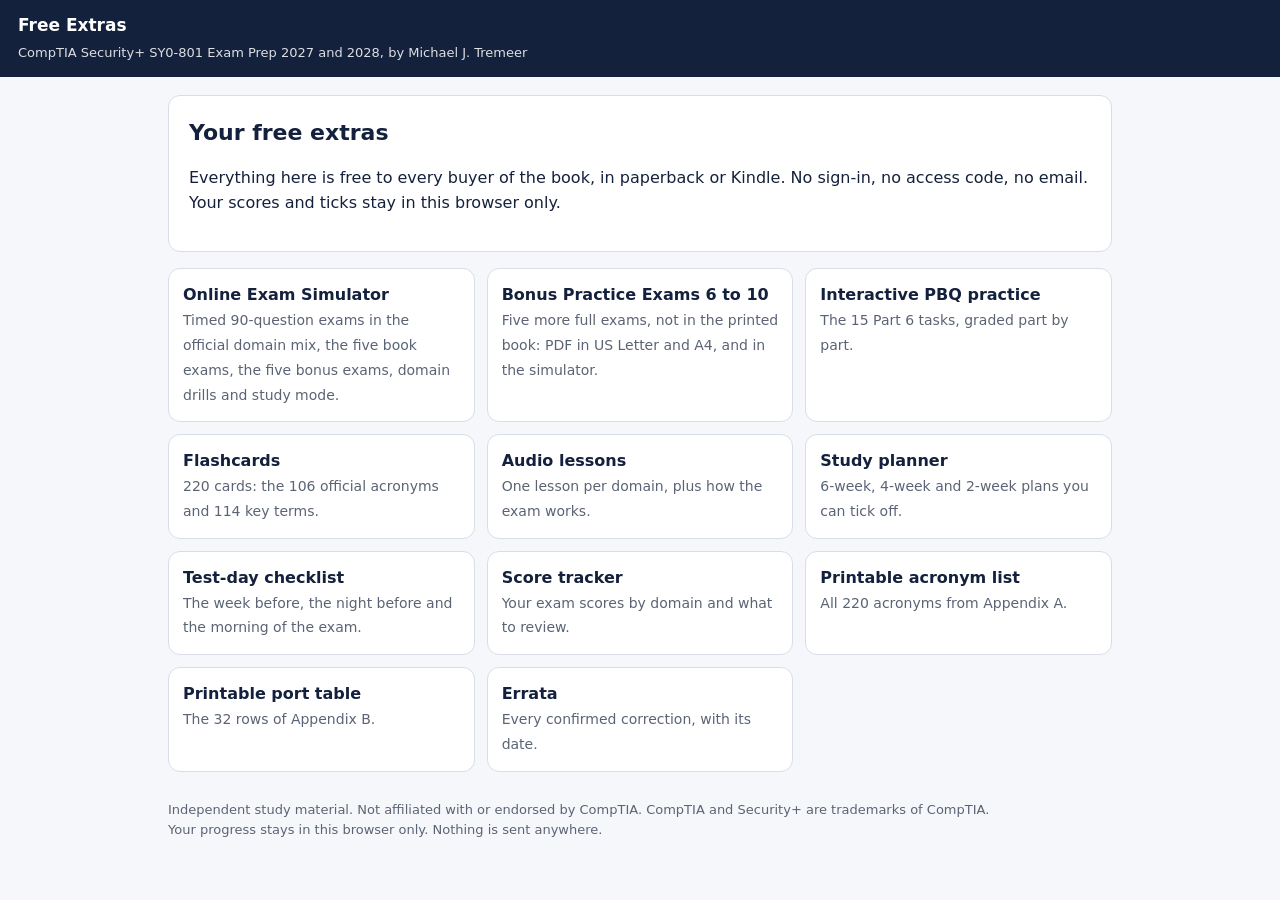
<file: index.html>
<!DOCTYPE html>
<html lang="en">
<head>
<meta charset="utf-8">
<meta name="viewport" content="width=device-width, initial-scale=1">
<title>Free Extras: CompTIA Security+ SY0-801 Exam Prep</title>
<style>

:root{--ink:#14213d;--muted:#5b6475;--bg:#f6f7fb;--card:#fff;--line:#d9dde7;--accent:#0f766e;--accent2:#e9f5f3;--warn:#b45309;--bad:#b42318;--good:#067647;--flag:#7c3aed}
*{box-sizing:border-box}
body{margin:0;font:16px/1.55 system-ui,-apple-system,"Segoe UI",Roboto,Arial,sans-serif;color:var(--ink);background:var(--bg)}
header{background:var(--ink);color:#fff;padding:12px 18px;display:flex;align-items:center;gap:14px;flex-wrap:wrap;position:sticky;top:0;z-index:5}
header h1{font-size:17px;margin:0;font-weight:650;flex:1;min-width:200px}
#clock{font:600 20px/1 ui-monospace,Consolas,monospace;padding:6px 10px;border-radius:8px;background:#ffffff1a}
#clock.low{background:var(--warn)}
main{max-width:980px;margin:0 auto;padding:18px}
.card{background:var(--card);border:1px solid var(--line);border-radius:12px;padding:20px;margin-bottom:16px}
h2{font-size:22px;margin:0 0 10px}
h3{font-size:17px;margin:18px 0 8px}
button{font:inherit;border-radius:8px;border:1px solid var(--line);background:#fff;color:var(--ink);padding:9px 14px;cursor:pointer}
button.primary{background:var(--accent);border-color:var(--accent);color:#fff;font-weight:600}
button:disabled{opacity:.45;cursor:default}
button:focus-visible,select:focus-visible,input:focus-visible{outline:3px solid #0f766e66;outline-offset:2px}
.row{display:flex;gap:10px;flex-wrap:wrap;align-items:center}
.modes{display:grid;grid-template-columns:repeat(auto-fit,minmax(260px,1fr));gap:14px}
.mode{border:1px solid var(--line);border-radius:12px;padding:16px;background:#fff}
.mode h3{margin-top:0}
.muted{color:var(--muted);font-size:14px}
select,input[type=number]{font:inherit;padding:7px 9px;border-radius:8px;border:1px solid var(--line);background:#fff}
.qhead{display:flex;justify-content:space-between;gap:10px;flex-wrap:wrap;color:var(--muted);font-size:14px;margin-bottom:8px}
.stem{font-size:17px;margin:0 0 14px}
.opt{display:flex;gap:10px;align-items:flex-start;border:1px solid var(--line);border-radius:10px;padding:10px 12px;margin:8px 0;cursor:pointer;background:#fff}
.opt:hover{border-color:var(--accent)}
.opt input{margin-top:5px}
.opt.right{border-color:var(--good);background:#ecfdf3}
.opt.wrong{border-color:var(--bad);background:#fef3f2}
.why{font-size:14.5px;margin:4px 0 0}
table{border-collapse:collapse;width:100%;margin:8px 0;font-size:15px}
th,td{border:1px solid var(--line);padding:7px 9px;text-align:left;vertical-align:top}
th{background:#eef1f7}
.pbqsel{min-width:150px;margin:2px 0}
.part-ok{color:var(--good);font-weight:600}.part-bad{color:var(--bad);font-weight:600}
.nav{display:flex;flex-wrap:wrap;gap:6px;margin-top:10px}
.nav button{width:42px;padding:6px 0;font-size:14px}
.nav .ans{background:var(--accent2);border-color:var(--accent)}
.nav .cur{outline:3px solid var(--ink)}
.nav .flg{box-shadow:inset 0 -4px 0 var(--flag)}
.badge{display:inline-block;font-size:12.5px;padding:2px 8px;border-radius:99px;background:#eef1f7;color:var(--ink)}
.flagged{background:#f3e8ff;color:var(--flag)}
.bar{height:10px;background:#eef1f7;border-radius:99px;overflow:hidden;min-width:120px}
.bar span{display:block;height:100%;background:var(--accent)}
.bar span.low{background:var(--warn)}
.verdict{font-weight:700}
.right-t{color:var(--good)}.wrong-t{color:var(--bad)}
footer{max-width:980px;margin:0 auto;padding:10px 18px 30px;color:var(--muted);font-size:13px}
.hidden{display:none}
.explain{border-left:4px solid var(--accent);background:var(--accent2);padding:10px 12px;border-radius:0 8px 8px 0;margin-top:12px}
@media (max-width:600px){main{padding:10px}.card{padding:14px}header h1{font-size:15px}.nav button{width:38px}}
select{max-width:100%}

.print-only{display:none}
@media print{header,footer .noprint,.noprint,button{display:none!important}body{background:#fff;font-size:11pt}main{max-width:none;padding:0}.card{border:none;padding:0;margin:0 0 8pt}.print-only{display:block}table{font-size:9.5pt}th,td{padding:3pt 5pt}tr{break-inside:avoid}h2{font-size:15pt}}
table{display:table}
select{max-width:100%}
.row>label{min-width:0;max-width:100%}
@media (max-width:600px){.wide{display:block;overflow-x:auto}}
.fc{min-height:220px;display:flex;flex-direction:column;justify-content:center;align-items:center;text-align:center;border:1px solid var(--line);border-radius:14px;background:#fff;padding:22px;cursor:pointer;user-select:none}
.fc .term{font-size:30px;font-weight:700}.fc .exp{font-size:19px;font-weight:600;margin-bottom:8px}.fc .meaning{font-size:16.5px;max-width:560px}
.tick{display:flex;gap:10px;align-items:flex-start;padding:6px 0;border-bottom:1px solid #eef1f7}.tick input{margin-top:5px;width:18px;height:18px}
.done{color:var(--muted);text-decoration:line-through}
.pdfs,.toplink{margin:8px 0}.pdfs a,.toplink a{color:var(--accent)}
.grid{display:grid;grid-template-columns:repeat(auto-fit,minmax(250px,1fr));gap:12px}
.grid a{display:block;border:1px solid var(--line);border-radius:12px;padding:14px;background:#fff;color:var(--ink);text-decoration:none}
.grid a:hover{border-color:var(--accent)}

</style>
</head>
<body>
<header><h1>Free Extras<br><span style="font-weight:400;font-size:13px;opacity:.85">CompTIA Security+ SY0-801 Exam Prep 2027 and 2028, by Michael J. Tremeer</span></h1></header>
<main id="app">
<p class="print-only muted">CompTIA Security+ SY0-801 Exam Prep 2027 and 2028, by Michael J. Tremeer</p>
<div class="card"><h2>Your free extras</h2><p>Everything here is free to every buyer of the book, in paperback or Kindle. No sign-in, no access code, no email. Your scores and ticks stay in this browser only.</p></div>
<div class="grid">
<a href="simulator/index.html"><strong>Online Exam Simulator</strong><br><span class="muted">Timed 90-question exams in the official domain mix, the five book exams, the five bonus exams, domain drills and study mode.</span></a>
<a href="bonus/index.html"><strong>Bonus Practice Exams 6 to 10</strong><br><span class="muted">Five more full exams, not in the printed book: PDF in US Letter and A4, and in the simulator.</span></a>
<a href="pbq/index.html"><strong>Interactive PBQ practice</strong><br><span class="muted">The 15 Part 6 tasks, graded part by part.</span></a>
<a href="flashcards/index.html"><strong>Flashcards</strong><br><span class="muted">220 cards: the 106 official acronyms and 114 key terms.</span></a>
<a href="audio/index.html"><strong>Audio lessons</strong><br><span class="muted">One lesson per domain, plus how the exam works.</span></a>
<a href="planner/index.html"><strong>Study planner</strong><br><span class="muted">6-week, 4-week and 2-week plans you can tick off.</span></a>
<a href="checklist/index.html"><strong>Test-day checklist</strong><br><span class="muted">The week before, the night before and the morning of the exam.</span></a>
<a href="tracker/index.html"><strong>Score tracker</strong><br><span class="muted">Your exam scores by domain and what to review.</span></a>
<a href="printables/acronyms.html"><strong>Printable acronym list</strong><br><span class="muted">All 220 acronyms from Appendix A.</span></a>
<a href="printables/ports.html"><strong>Printable port table</strong><br><span class="muted">The 32 rows of Appendix B.</span></a>
<a href="errata/index.html"><strong>Errata</strong><br><span class="muted">Every confirmed correction, with its date.</span></a>
</div>
</main>
<footer>Independent study material. Not affiliated with or endorsed by CompTIA. CompTIA and Security+ are trademarks of CompTIA.<span class="noprint"><br>Your progress stays in this browser only. Nothing is sent anywhere.</span></footer>
<script>
const store = {
  get(k, d){ try { const v = localStorage.getItem(k); return v ? JSON.parse(v) : d; } catch(e){ return d; } },
  set(k, v){ try { localStorage.setItem(k, JSON.stringify(v)); } catch(e){} }
};
const esc = s => String(s).replace(/[&<>"]/g, c => ({"&":"&amp;","<":"&lt;",">":"&gt;",'"':"&quot;"}[c]));

</script>
</body>
</html>
</file>
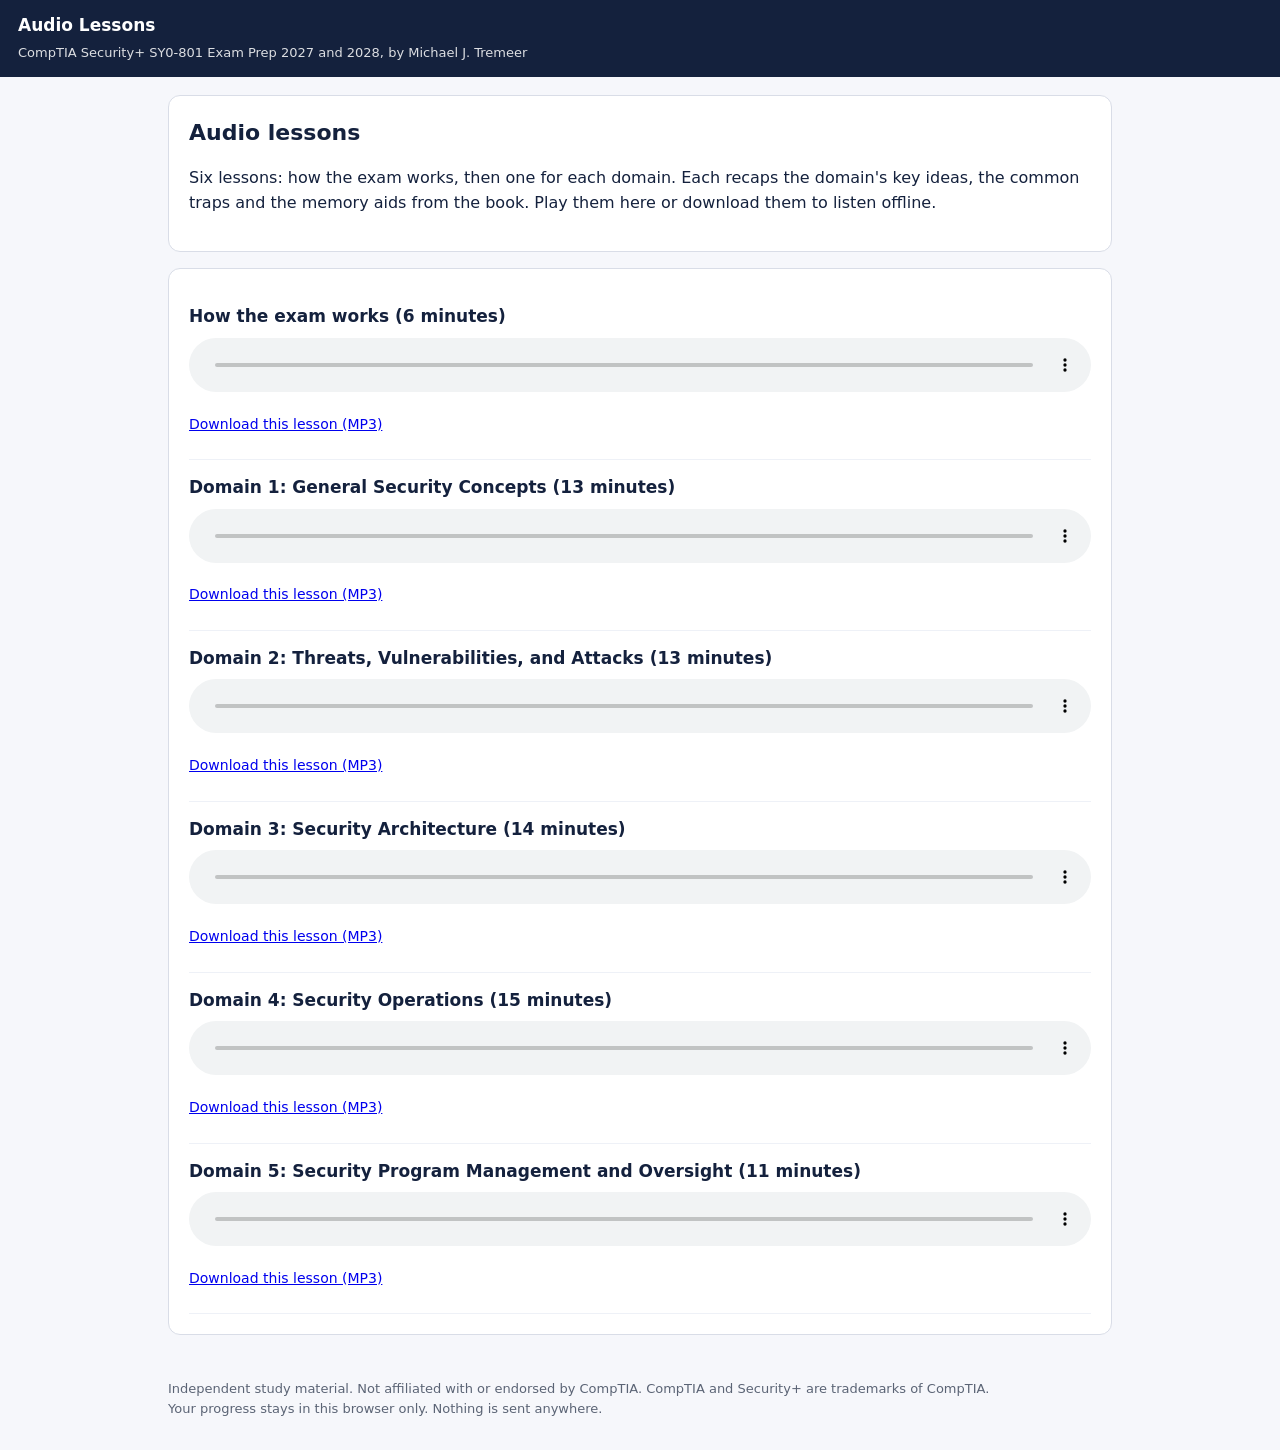
<file: audio/index.html>
<!DOCTYPE html>
<html lang="en">
<head>
<meta charset="utf-8">
<meta name="viewport" content="width=device-width, initial-scale=1">
<title>Audio Lessons: CompTIA Security+ SY0-801 Exam Prep</title>
<style>

:root{--ink:#14213d;--muted:#5b6475;--bg:#f6f7fb;--card:#fff;--line:#d9dde7;--accent:#0f766e;--accent2:#e9f5f3;--warn:#b45309;--bad:#b42318;--good:#067647;--flag:#7c3aed}
*{box-sizing:border-box}
body{margin:0;font:16px/1.55 system-ui,-apple-system,"Segoe UI",Roboto,Arial,sans-serif;color:var(--ink);background:var(--bg)}
header{background:var(--ink);color:#fff;padding:12px 18px;display:flex;align-items:center;gap:14px;flex-wrap:wrap;position:sticky;top:0;z-index:5}
header h1{font-size:17px;margin:0;font-weight:650;flex:1;min-width:200px}
#clock{font:600 20px/1 ui-monospace,Consolas,monospace;padding:6px 10px;border-radius:8px;background:#ffffff1a}
#clock.low{background:var(--warn)}
main{max-width:980px;margin:0 auto;padding:18px}
.card{background:var(--card);border:1px solid var(--line);border-radius:12px;padding:20px;margin-bottom:16px}
h2{font-size:22px;margin:0 0 10px}
h3{font-size:17px;margin:18px 0 8px}
button{font:inherit;border-radius:8px;border:1px solid var(--line);background:#fff;color:var(--ink);padding:9px 14px;cursor:pointer}
button.primary{background:var(--accent);border-color:var(--accent);color:#fff;font-weight:600}
button:disabled{opacity:.45;cursor:default}
button:focus-visible,select:focus-visible,input:focus-visible{outline:3px solid #0f766e66;outline-offset:2px}
.row{display:flex;gap:10px;flex-wrap:wrap;align-items:center}
.modes{display:grid;grid-template-columns:repeat(auto-fit,minmax(260px,1fr));gap:14px}
.mode{border:1px solid var(--line);border-radius:12px;padding:16px;background:#fff}
.mode h3{margin-top:0}
.muted{color:var(--muted);font-size:14px}
select,input[type=number]{font:inherit;padding:7px 9px;border-radius:8px;border:1px solid var(--line);background:#fff}
.qhead{display:flex;justify-content:space-between;gap:10px;flex-wrap:wrap;color:var(--muted);font-size:14px;margin-bottom:8px}
.stem{font-size:17px;margin:0 0 14px}
.opt{display:flex;gap:10px;align-items:flex-start;border:1px solid var(--line);border-radius:10px;padding:10px 12px;margin:8px 0;cursor:pointer;background:#fff}
.opt:hover{border-color:var(--accent)}
.opt input{margin-top:5px}
.opt.right{border-color:var(--good);background:#ecfdf3}
.opt.wrong{border-color:var(--bad);background:#fef3f2}
.why{font-size:14.5px;margin:4px 0 0}
table{border-collapse:collapse;width:100%;margin:8px 0;font-size:15px}
th,td{border:1px solid var(--line);padding:7px 9px;text-align:left;vertical-align:top}
th{background:#eef1f7}
.pbqsel{min-width:150px;margin:2px 0}
.part-ok{color:var(--good);font-weight:600}.part-bad{color:var(--bad);font-weight:600}
.nav{display:flex;flex-wrap:wrap;gap:6px;margin-top:10px}
.nav button{width:42px;padding:6px 0;font-size:14px}
.nav .ans{background:var(--accent2);border-color:var(--accent)}
.nav .cur{outline:3px solid var(--ink)}
.nav .flg{box-shadow:inset 0 -4px 0 var(--flag)}
.badge{display:inline-block;font-size:12.5px;padding:2px 8px;border-radius:99px;background:#eef1f7;color:var(--ink)}
.flagged{background:#f3e8ff;color:var(--flag)}
.bar{height:10px;background:#eef1f7;border-radius:99px;overflow:hidden;min-width:120px}
.bar span{display:block;height:100%;background:var(--accent)}
.bar span.low{background:var(--warn)}
.verdict{font-weight:700}
.right-t{color:var(--good)}.wrong-t{color:var(--bad)}
footer{max-width:980px;margin:0 auto;padding:10px 18px 30px;color:var(--muted);font-size:13px}
.hidden{display:none}
.explain{border-left:4px solid var(--accent);background:var(--accent2);padding:10px 12px;border-radius:0 8px 8px 0;margin-top:12px}
@media (max-width:600px){main{padding:10px}.card{padding:14px}header h1{font-size:15px}.nav button{width:38px}}
select{max-width:100%}

.print-only{display:none}
@media print{header,footer .noprint,.noprint,button{display:none!important}body{background:#fff;font-size:11pt}main{max-width:none;padding:0}.card{border:none;padding:0;margin:0 0 8pt}.print-only{display:block}table{font-size:9.5pt}th,td{padding:3pt 5pt}tr{break-inside:avoid}h2{font-size:15pt}}
table{display:table}
select{max-width:100%}
.row>label{min-width:0;max-width:100%}
@media (max-width:600px){.wide{display:block;overflow-x:auto}}
.fc{min-height:220px;display:flex;flex-direction:column;justify-content:center;align-items:center;text-align:center;border:1px solid var(--line);border-radius:14px;background:#fff;padding:22px;cursor:pointer;user-select:none}
.fc .term{font-size:30px;font-weight:700}.fc .exp{font-size:19px;font-weight:600;margin-bottom:8px}.fc .meaning{font-size:16.5px;max-width:560px}
.tick{display:flex;gap:10px;align-items:flex-start;padding:6px 0;border-bottom:1px solid #eef1f7}.tick input{margin-top:5px;width:18px;height:18px}
.done{color:var(--muted);text-decoration:line-through}
.pdfs,.toplink{margin:8px 0}.pdfs a,.toplink a{color:var(--accent)}
.grid{display:grid;grid-template-columns:repeat(auto-fit,minmax(250px,1fr));gap:12px}
.grid a{display:block;border:1px solid var(--line);border-radius:12px;padding:14px;background:#fff;color:var(--ink);text-decoration:none}
.grid a:hover{border-color:var(--accent)}
.lesson{padding:10px 0;border-bottom:1px solid #eef1f7;scroll-margin-top:96px}.lesson h3{margin:4px 0 8px}.lesson:target{background:var(--accent2);outline:3px solid var(--accent);outline-offset:4px;border-radius:8px}
</style>
</head>
<body>
<header><h1>Audio Lessons<br><span style="font-weight:400;font-size:13px;opacity:.85">CompTIA Security+ SY0-801 Exam Prep 2027 and 2028, by Michael J. Tremeer</span></h1></header>
<main id="app">
<p class="print-only muted">CompTIA Security+ SY0-801 Exam Prep 2027 and 2028, by Michael J. Tremeer</p>
<div class="card"><h2>Audio lessons</h2><p>Six lessons: how the exam works, then one for each domain. Each recaps the domain's key ideas, the common traps and the memory aids from the book. Play them here or download them to listen offline.</p></div>
<div class="card"><div class="lesson" id="how-the-exam-works"><h3>How the exam works (6 minutes)</h3><audio controls preload="none" src="00_how_the_exam_works.mp3" style="width:100%"></audio><p class="muted noprint"><a href="00_how_the_exam_works.mp3" download>Download this lesson (MP3)</a></p></div><div class="lesson" id="domain-1"><h3>Domain 1: General Security Concepts (13 minutes)</h3><audio controls preload="none" src="01_domain1_general_security_concepts.mp3" style="width:100%"></audio><p class="muted noprint"><a href="01_domain1_general_security_concepts.mp3" download>Download this lesson (MP3)</a></p></div><div class="lesson" id="domain-2"><h3>Domain 2: Threats, Vulnerabilities, and Attacks (13 minutes)</h3><audio controls preload="none" src="02_domain2_threats_vulnerabilities_attacks.mp3" style="width:100%"></audio><p class="muted noprint"><a href="02_domain2_threats_vulnerabilities_attacks.mp3" download>Download this lesson (MP3)</a></p></div><div class="lesson" id="domain-3"><h3>Domain 3: Security Architecture (14 minutes)</h3><audio controls preload="none" src="03_domain3_security_architecture.mp3" style="width:100%"></audio><p class="muted noprint"><a href="03_domain3_security_architecture.mp3" download>Download this lesson (MP3)</a></p></div><div class="lesson" id="domain-4"><h3>Domain 4: Security Operations (15 minutes)</h3><audio controls preload="none" src="04_domain4_security_operations.mp3" style="width:100%"></audio><p class="muted noprint"><a href="04_domain4_security_operations.mp3" download>Download this lesson (MP3)</a></p></div><div class="lesson" id="domain-5"><h3>Domain 5: Security Program Management and Oversight (11 minutes)</h3><audio controls preload="none" src="05_domain5_program_management_oversight.mp3" style="width:100%"></audio><p class="muted noprint"><a href="05_domain5_program_management_oversight.mp3" download>Download this lesson (MP3)</a></p></div></div>
</main>
<footer>Independent study material. Not affiliated with or endorsed by CompTIA. CompTIA and Security+ are trademarks of CompTIA.<span class="noprint"><br>Your progress stays in this browser only. Nothing is sent anywhere.</span></footer>
<script>
const store = {
  get(k, d){ try { const v = localStorage.getItem(k); return v ? JSON.parse(v) : d; } catch(e){ return d; } },
  set(k, v){ try { localStorage.setItem(k, JSON.stringify(v)); } catch(e){} }
};
const esc = s => String(s).replace(/[&<>"]/g, c => ({"&":"&amp;","<":"&lt;",">":"&gt;",'"':"&quot;"}[c]));

</script>
</body>
</html>
</file>
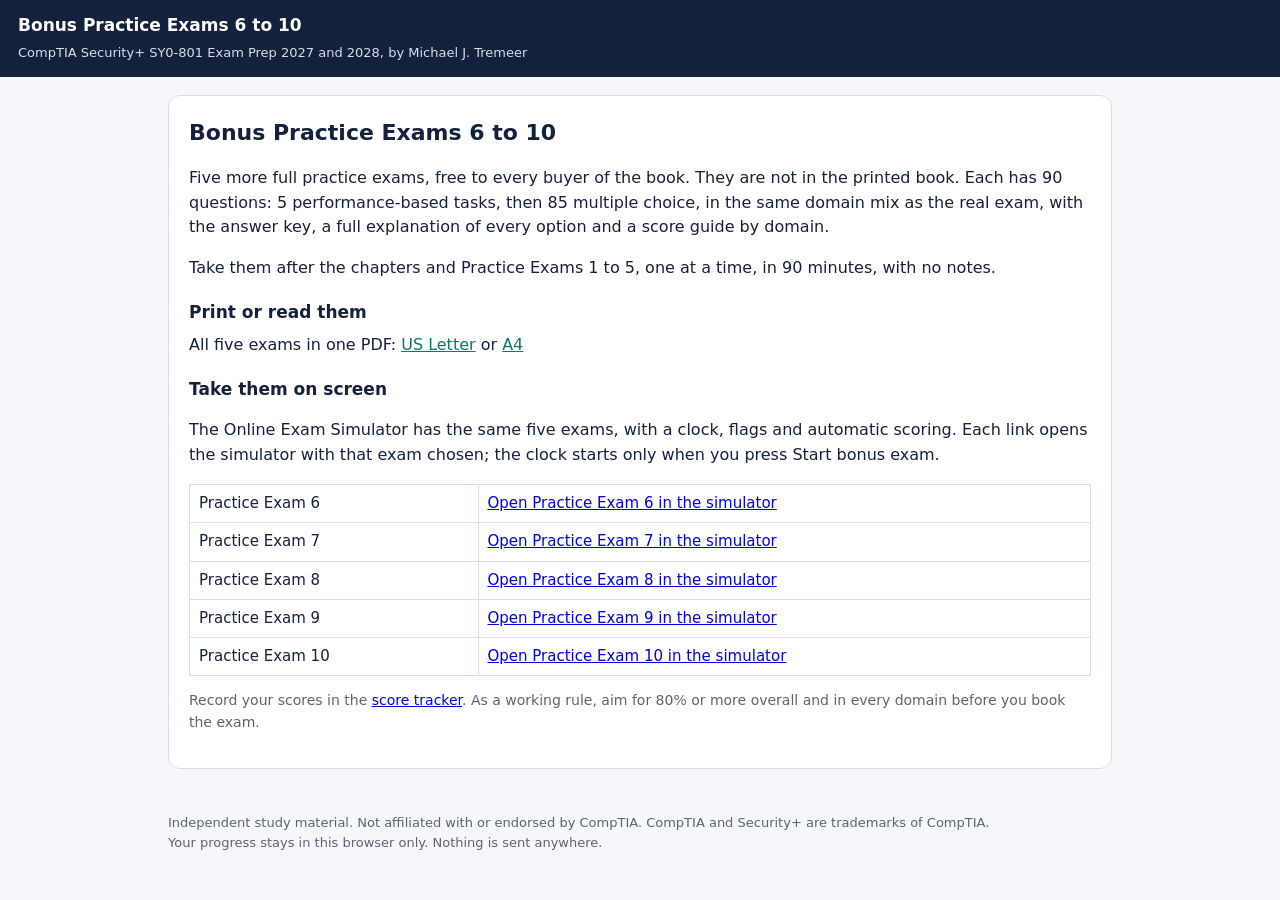
<file: bonus/index.html>
<!DOCTYPE html>
<html lang="en">
<head>
<meta charset="utf-8">
<meta name="viewport" content="width=device-width, initial-scale=1">
<title>Bonus Practice Exams 6 to 10: CompTIA Security+ SY0-801 Exam Prep</title>
<style>

:root{--ink:#14213d;--muted:#5b6475;--bg:#f6f7fb;--card:#fff;--line:#d9dde7;--accent:#0f766e;--accent2:#e9f5f3;--warn:#b45309;--bad:#b42318;--good:#067647;--flag:#7c3aed}
*{box-sizing:border-box}
body{margin:0;font:16px/1.55 system-ui,-apple-system,"Segoe UI",Roboto,Arial,sans-serif;color:var(--ink);background:var(--bg)}
header{background:var(--ink);color:#fff;padding:12px 18px;display:flex;align-items:center;gap:14px;flex-wrap:wrap;position:sticky;top:0;z-index:5}
header h1{font-size:17px;margin:0;font-weight:650;flex:1;min-width:200px}
#clock{font:600 20px/1 ui-monospace,Consolas,monospace;padding:6px 10px;border-radius:8px;background:#ffffff1a}
#clock.low{background:var(--warn)}
main{max-width:980px;margin:0 auto;padding:18px}
.card{background:var(--card);border:1px solid var(--line);border-radius:12px;padding:20px;margin-bottom:16px}
h2{font-size:22px;margin:0 0 10px}
h3{font-size:17px;margin:18px 0 8px}
button{font:inherit;border-radius:8px;border:1px solid var(--line);background:#fff;color:var(--ink);padding:9px 14px;cursor:pointer}
button.primary{background:var(--accent);border-color:var(--accent);color:#fff;font-weight:600}
button:disabled{opacity:.45;cursor:default}
button:focus-visible,select:focus-visible,input:focus-visible{outline:3px solid #0f766e66;outline-offset:2px}
.row{display:flex;gap:10px;flex-wrap:wrap;align-items:center}
.modes{display:grid;grid-template-columns:repeat(auto-fit,minmax(260px,1fr));gap:14px}
.mode{border:1px solid var(--line);border-radius:12px;padding:16px;background:#fff}
.mode h3{margin-top:0}
.muted{color:var(--muted);font-size:14px}
select,input[type=number]{font:inherit;padding:7px 9px;border-radius:8px;border:1px solid var(--line);background:#fff}
.qhead{display:flex;justify-content:space-between;gap:10px;flex-wrap:wrap;color:var(--muted);font-size:14px;margin-bottom:8px}
.stem{font-size:17px;margin:0 0 14px}
.opt{display:flex;gap:10px;align-items:flex-start;border:1px solid var(--line);border-radius:10px;padding:10px 12px;margin:8px 0;cursor:pointer;background:#fff}
.opt:hover{border-color:var(--accent)}
.opt input{margin-top:5px}
.opt.right{border-color:var(--good);background:#ecfdf3}
.opt.wrong{border-color:var(--bad);background:#fef3f2}
.why{font-size:14.5px;margin:4px 0 0}
table{border-collapse:collapse;width:100%;margin:8px 0;font-size:15px}
th,td{border:1px solid var(--line);padding:7px 9px;text-align:left;vertical-align:top}
th{background:#eef1f7}
.pbqsel{min-width:150px;margin:2px 0}
.part-ok{color:var(--good);font-weight:600}.part-bad{color:var(--bad);font-weight:600}
.nav{display:flex;flex-wrap:wrap;gap:6px;margin-top:10px}
.nav button{width:42px;padding:6px 0;font-size:14px}
.nav .ans{background:var(--accent2);border-color:var(--accent)}
.nav .cur{outline:3px solid var(--ink)}
.nav .flg{box-shadow:inset 0 -4px 0 var(--flag)}
.badge{display:inline-block;font-size:12.5px;padding:2px 8px;border-radius:99px;background:#eef1f7;color:var(--ink)}
.flagged{background:#f3e8ff;color:var(--flag)}
.bar{height:10px;background:#eef1f7;border-radius:99px;overflow:hidden;min-width:120px}
.bar span{display:block;height:100%;background:var(--accent)}
.bar span.low{background:var(--warn)}
.verdict{font-weight:700}
.right-t{color:var(--good)}.wrong-t{color:var(--bad)}
footer{max-width:980px;margin:0 auto;padding:10px 18px 30px;color:var(--muted);font-size:13px}
.hidden{display:none}
.explain{border-left:4px solid var(--accent);background:var(--accent2);padding:10px 12px;border-radius:0 8px 8px 0;margin-top:12px}
@media (max-width:600px){main{padding:10px}.card{padding:14px}header h1{font-size:15px}.nav button{width:38px}}
select{max-width:100%}

.print-only{display:none}
@media print{header,footer .noprint,.noprint,button{display:none!important}body{background:#fff;font-size:11pt}main{max-width:none;padding:0}.card{border:none;padding:0;margin:0 0 8pt}.print-only{display:block}table{font-size:9.5pt}th,td{padding:3pt 5pt}tr{break-inside:avoid}h2{font-size:15pt}}
table{display:table}
select{max-width:100%}
.row>label{min-width:0;max-width:100%}
@media (max-width:600px){.wide{display:block;overflow-x:auto}}
.fc{min-height:220px;display:flex;flex-direction:column;justify-content:center;align-items:center;text-align:center;border:1px solid var(--line);border-radius:14px;background:#fff;padding:22px;cursor:pointer;user-select:none}
.fc .term{font-size:30px;font-weight:700}.fc .exp{font-size:19px;font-weight:600;margin-bottom:8px}.fc .meaning{font-size:16.5px;max-width:560px}
.tick{display:flex;gap:10px;align-items:flex-start;padding:6px 0;border-bottom:1px solid #eef1f7}.tick input{margin-top:5px;width:18px;height:18px}
.done{color:var(--muted);text-decoration:line-through}
.pdfs,.toplink{margin:8px 0}.pdfs a,.toplink a{color:var(--accent)}
.grid{display:grid;grid-template-columns:repeat(auto-fit,minmax(250px,1fr));gap:12px}
.grid a{display:block;border:1px solid var(--line);border-radius:12px;padding:14px;background:#fff;color:var(--ink);text-decoration:none}
.grid a:hover{border-color:var(--accent)}

</style>
</head>
<body>
<header><h1>Bonus Practice Exams 6 to 10<br><span style="font-weight:400;font-size:13px;opacity:.85">CompTIA Security+ SY0-801 Exam Prep 2027 and 2028, by Michael J. Tremeer</span></h1></header>
<main id="app">
<p class="print-only muted">CompTIA Security+ SY0-801 Exam Prep 2027 and 2028, by Michael J. Tremeer</p>
<div class="card"><h2>Bonus Practice Exams 6 to 10</h2><p>Five more full practice exams, free to every buyer of the book. They are not in the printed book. Each has 90 questions: 5 performance-based tasks, then 85 multiple choice, in the same domain mix as the real exam, with the answer key, a full explanation of every option and a score guide by domain.</p>
<p>Take them after the chapters and Practice Exams 1 to 5, one at a time, in 90 minutes, with no notes.</p>
<h3>Print or read them</h3><p class="noprint pdfs">All five exams in one PDF: <a href="../printables/practice_exams_6_to_10_letter.pdf">US Letter</a> or <a href="../printables/practice_exams_6_to_10_a4.pdf">A4</a></p>
<h3>Take them on screen</h3><p>The Online Exam Simulator has the same five exams, with a clock, flags and automatic scoring. Each link opens the simulator with that exam chosen; the clock starts only when you press Start bonus exam.</p>
<table><tr><td>Practice Exam 6</td><td><a href="../simulator/index.html#exam=6">Open Practice Exam 6 in the simulator</a></td></tr><tr><td>Practice Exam 7</td><td><a href="../simulator/index.html#exam=7">Open Practice Exam 7 in the simulator</a></td></tr><tr><td>Practice Exam 8</td><td><a href="../simulator/index.html#exam=8">Open Practice Exam 8 in the simulator</a></td></tr><tr><td>Practice Exam 9</td><td><a href="../simulator/index.html#exam=9">Open Practice Exam 9 in the simulator</a></td></tr><tr><td>Practice Exam 10</td><td><a href="../simulator/index.html#exam=10">Open Practice Exam 10 in the simulator</a></td></tr></table>
<p class="muted">Record your scores in the <a href="../tracker/index.html">score tracker</a>. As a working rule, aim for 80% or more overall and in every domain before you book the exam.</p></div>
</main>
<footer>Independent study material. Not affiliated with or endorsed by CompTIA. CompTIA and Security+ are trademarks of CompTIA.<span class="noprint"><br>Your progress stays in this browser only. Nothing is sent anywhere.</span></footer>
<script>
const store = {
  get(k, d){ try { const v = localStorage.getItem(k); return v ? JSON.parse(v) : d; } catch(e){ return d; } },
  set(k, v){ try { localStorage.setItem(k, JSON.stringify(v)); } catch(e){} }
};
const esc = s => String(s).replace(/[&<>"]/g, c => ({"&":"&amp;","<":"&lt;",">":"&gt;",'"':"&quot;"}[c]));

</script>
</body>
</html>
</file>
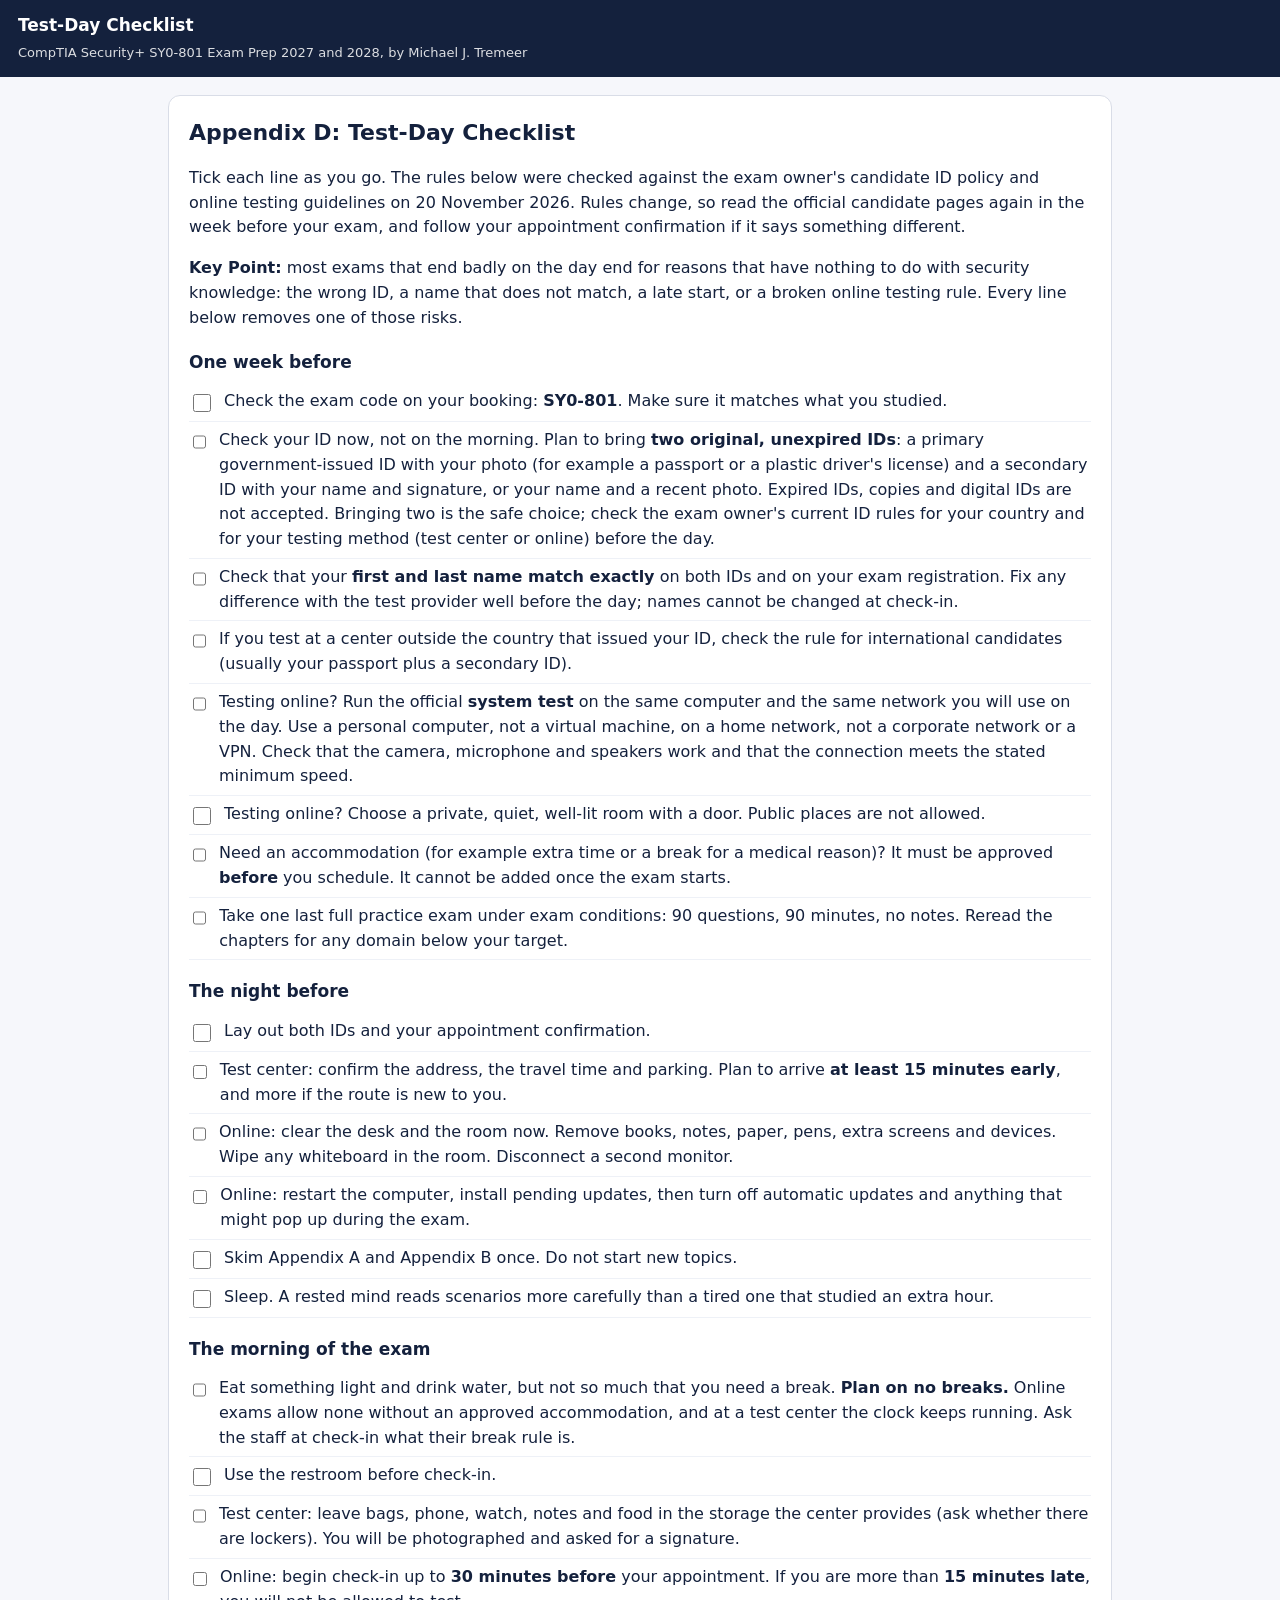
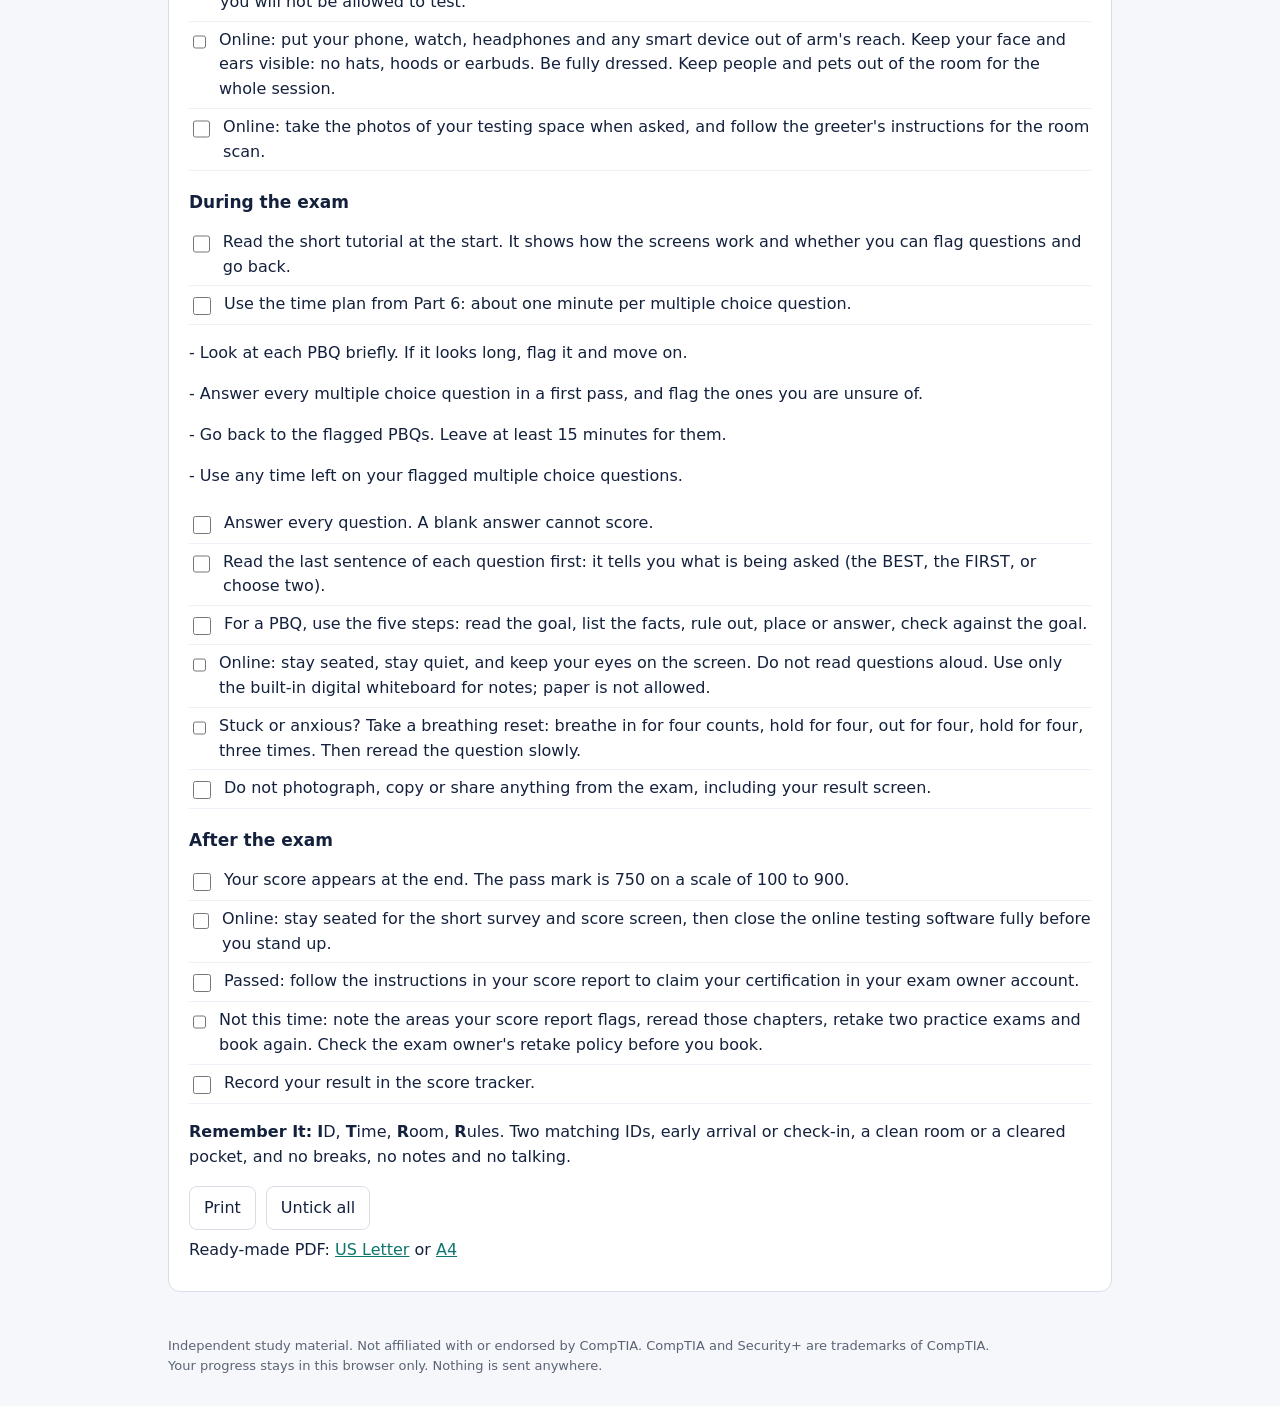
<file: checklist/index.html>
<!DOCTYPE html>
<html lang="en">
<head>
<meta charset="utf-8">
<meta name="viewport" content="width=device-width, initial-scale=1">
<title>Test-Day Checklist: CompTIA Security+ SY0-801 Exam Prep</title>
<style>

:root{--ink:#14213d;--muted:#5b6475;--bg:#f6f7fb;--card:#fff;--line:#d9dde7;--accent:#0f766e;--accent2:#e9f5f3;--warn:#b45309;--bad:#b42318;--good:#067647;--flag:#7c3aed}
*{box-sizing:border-box}
body{margin:0;font:16px/1.55 system-ui,-apple-system,"Segoe UI",Roboto,Arial,sans-serif;color:var(--ink);background:var(--bg)}
header{background:var(--ink);color:#fff;padding:12px 18px;display:flex;align-items:center;gap:14px;flex-wrap:wrap;position:sticky;top:0;z-index:5}
header h1{font-size:17px;margin:0;font-weight:650;flex:1;min-width:200px}
#clock{font:600 20px/1 ui-monospace,Consolas,monospace;padding:6px 10px;border-radius:8px;background:#ffffff1a}
#clock.low{background:var(--warn)}
main{max-width:980px;margin:0 auto;padding:18px}
.card{background:var(--card);border:1px solid var(--line);border-radius:12px;padding:20px;margin-bottom:16px}
h2{font-size:22px;margin:0 0 10px}
h3{font-size:17px;margin:18px 0 8px}
button{font:inherit;border-radius:8px;border:1px solid var(--line);background:#fff;color:var(--ink);padding:9px 14px;cursor:pointer}
button.primary{background:var(--accent);border-color:var(--accent);color:#fff;font-weight:600}
button:disabled{opacity:.45;cursor:default}
button:focus-visible,select:focus-visible,input:focus-visible{outline:3px solid #0f766e66;outline-offset:2px}
.row{display:flex;gap:10px;flex-wrap:wrap;align-items:center}
.modes{display:grid;grid-template-columns:repeat(auto-fit,minmax(260px,1fr));gap:14px}
.mode{border:1px solid var(--line);border-radius:12px;padding:16px;background:#fff}
.mode h3{margin-top:0}
.muted{color:var(--muted);font-size:14px}
select,input[type=number]{font:inherit;padding:7px 9px;border-radius:8px;border:1px solid var(--line);background:#fff}
.qhead{display:flex;justify-content:space-between;gap:10px;flex-wrap:wrap;color:var(--muted);font-size:14px;margin-bottom:8px}
.stem{font-size:17px;margin:0 0 14px}
.opt{display:flex;gap:10px;align-items:flex-start;border:1px solid var(--line);border-radius:10px;padding:10px 12px;margin:8px 0;cursor:pointer;background:#fff}
.opt:hover{border-color:var(--accent)}
.opt input{margin-top:5px}
.opt.right{border-color:var(--good);background:#ecfdf3}
.opt.wrong{border-color:var(--bad);background:#fef3f2}
.why{font-size:14.5px;margin:4px 0 0}
table{border-collapse:collapse;width:100%;margin:8px 0;font-size:15px}
th,td{border:1px solid var(--line);padding:7px 9px;text-align:left;vertical-align:top}
th{background:#eef1f7}
.pbqsel{min-width:150px;margin:2px 0}
.part-ok{color:var(--good);font-weight:600}.part-bad{color:var(--bad);font-weight:600}
.nav{display:flex;flex-wrap:wrap;gap:6px;margin-top:10px}
.nav button{width:42px;padding:6px 0;font-size:14px}
.nav .ans{background:var(--accent2);border-color:var(--accent)}
.nav .cur{outline:3px solid var(--ink)}
.nav .flg{box-shadow:inset 0 -4px 0 var(--flag)}
.badge{display:inline-block;font-size:12.5px;padding:2px 8px;border-radius:99px;background:#eef1f7;color:var(--ink)}
.flagged{background:#f3e8ff;color:var(--flag)}
.bar{height:10px;background:#eef1f7;border-radius:99px;overflow:hidden;min-width:120px}
.bar span{display:block;height:100%;background:var(--accent)}
.bar span.low{background:var(--warn)}
.verdict{font-weight:700}
.right-t{color:var(--good)}.wrong-t{color:var(--bad)}
footer{max-width:980px;margin:0 auto;padding:10px 18px 30px;color:var(--muted);font-size:13px}
.hidden{display:none}
.explain{border-left:4px solid var(--accent);background:var(--accent2);padding:10px 12px;border-radius:0 8px 8px 0;margin-top:12px}
@media (max-width:600px){main{padding:10px}.card{padding:14px}header h1{font-size:15px}.nav button{width:38px}}
select{max-width:100%}

.print-only{display:none}
@media print{header,footer .noprint,.noprint,button{display:none!important}body{background:#fff;font-size:11pt}main{max-width:none;padding:0}.card{border:none;padding:0;margin:0 0 8pt}.print-only{display:block}table{font-size:9.5pt}th,td{padding:3pt 5pt}tr{break-inside:avoid}h2{font-size:15pt}}
table{display:table}
select{max-width:100%}
.row>label{min-width:0;max-width:100%}
@media (max-width:600px){.wide{display:block;overflow-x:auto}}
.fc{min-height:220px;display:flex;flex-direction:column;justify-content:center;align-items:center;text-align:center;border:1px solid var(--line);border-radius:14px;background:#fff;padding:22px;cursor:pointer;user-select:none}
.fc .term{font-size:30px;font-weight:700}.fc .exp{font-size:19px;font-weight:600;margin-bottom:8px}.fc .meaning{font-size:16.5px;max-width:560px}
.tick{display:flex;gap:10px;align-items:flex-start;padding:6px 0;border-bottom:1px solid #eef1f7}.tick input{margin-top:5px;width:18px;height:18px}
.done{color:var(--muted);text-decoration:line-through}
.pdfs,.toplink{margin:8px 0}.pdfs a,.toplink a{color:var(--accent)}
.grid{display:grid;grid-template-columns:repeat(auto-fit,minmax(250px,1fr));gap:12px}
.grid a{display:block;border:1px solid var(--line);border-radius:12px;padding:14px;background:#fff;color:var(--ink);text-decoration:none}
.grid a:hover{border-color:var(--accent)}

</style>
</head>
<body>
<header><h1>Test-Day Checklist<br><span style="font-weight:400;font-size:13px;opacity:.85">CompTIA Security+ SY0-801 Exam Prep 2027 and 2028, by Michael J. Tremeer</span></h1></header>
<main id="app">
<p class="print-only muted">CompTIA Security+ SY0-801 Exam Prep 2027 and 2028, by Michael J. Tremeer</p>
<div class="card"><h2>Appendix D: Test-Day Checklist</h2>
<p>Tick each line as you go. The rules below were checked against the exam owner's candidate ID policy and online testing guidelines on 20 November 2026. Rules change, so read the official candidate pages again in the week before your exam, and follow your appointment confirmation if it says something different.</p>
<p><strong>Key Point:</strong> most exams that end badly on the day end for reasons that have nothing to do with security knowledge: the wrong ID, a name that does not match, a late start, or a broken online testing rule. Every line below removes one of those risks.</p>
<h3>One week before</h3>
<label class="tick"><input type="checkbox" data-k="0"><span>Check the exam code on your booking: <strong>SY0-801</strong>. Make sure it matches what you studied.</span></label>
<label class="tick"><input type="checkbox" data-k="1"><span>Check your ID now, not on the morning. Plan to bring <strong>two original, unexpired IDs</strong>: a primary government-issued ID with your photo (for example a passport or a plastic driver's license) and a secondary ID with your name and signature, or your name and a recent photo. Expired IDs, copies and digital IDs are not accepted. Bringing two is the safe choice; check the exam owner's current ID rules for your country and for your testing method (test center or online) before the day.</span></label>
<label class="tick"><input type="checkbox" data-k="2"><span>Check that your <strong>first and last name match exactly</strong> on both IDs and on your exam registration. Fix any difference with the test provider well before the day; names cannot be changed at check-in.</span></label>
<label class="tick"><input type="checkbox" data-k="3"><span>If you test at a center outside the country that issued your ID, check the rule for international candidates (usually your passport plus a secondary ID).</span></label>
<label class="tick"><input type="checkbox" data-k="4"><span>Testing online? Run the official <strong>system test</strong> on the same computer and the same network you will use on the day. Use a personal computer, not a virtual machine, on a home network, not a corporate network or a VPN. Check that the camera, microphone and speakers work and that the connection meets the stated minimum speed.</span></label>
<label class="tick"><input type="checkbox" data-k="5"><span>Testing online? Choose a private, quiet, well-lit room with a door. Public places are not allowed.</span></label>
<label class="tick"><input type="checkbox" data-k="6"><span>Need an accommodation (for example extra time or a break for a medical reason)? It must be approved <strong>before</strong> you schedule. It cannot be added once the exam starts.</span></label>
<label class="tick"><input type="checkbox" data-k="7"><span>Take one last full practice exam under exam conditions: 90 questions, 90 minutes, no notes. Reread the chapters for any domain below your target.</span></label>
<h3>The night before</h3>
<label class="tick"><input type="checkbox" data-k="8"><span>Lay out both IDs and your appointment confirmation.</span></label>
<label class="tick"><input type="checkbox" data-k="9"><span>Test center: confirm the address, the travel time and parking. Plan to arrive <strong>at least 15 minutes early</strong>, and more if the route is new to you.</span></label>
<label class="tick"><input type="checkbox" data-k="10"><span>Online: clear the desk and the room now. Remove books, notes, paper, pens, extra screens and devices. Wipe any whiteboard in the room. Disconnect a second monitor.</span></label>
<label class="tick"><input type="checkbox" data-k="11"><span>Online: restart the computer, install pending updates, then turn off automatic updates and anything that might pop up during the exam.</span></label>
<label class="tick"><input type="checkbox" data-k="12"><span>Skim Appendix A and Appendix B once. Do not start new topics.</span></label>
<label class="tick"><input type="checkbox" data-k="13"><span>Sleep. A rested mind reads scenarios more carefully than a tired one that studied an extra hour.</span></label>
<h3>The morning of the exam</h3>
<label class="tick"><input type="checkbox" data-k="14"><span>Eat something light and drink water, but not so much that you need a break. <strong>Plan on no breaks.</strong> Online exams allow none without an approved accommodation, and at a test center the clock keeps running. Ask the staff at check-in what their break rule is.</span></label>
<label class="tick"><input type="checkbox" data-k="15"><span>Use the restroom before check-in.</span></label>
<label class="tick"><input type="checkbox" data-k="16"><span>Test center: leave bags, phone, watch, notes and food in the storage the center provides (ask whether there are lockers). You will be photographed and asked for a signature.</span></label>
<label class="tick"><input type="checkbox" data-k="17"><span>Online: begin check-in up to <strong>30 minutes before</strong> your appointment. If you are more than <strong>15 minutes late</strong>, you will not be allowed to test.</span></label>
<label class="tick"><input type="checkbox" data-k="18"><span>Online: put your phone, watch, headphones and any smart device out of arm's reach. Keep your face and ears visible: no hats, hoods or earbuds. Be fully dressed. Keep people and pets out of the room for the whole session.</span></label>
<label class="tick"><input type="checkbox" data-k="19"><span>Online: take the photos of your testing space when asked, and follow the greeter's instructions for the room scan.</span></label>
<h3>During the exam</h3>
<label class="tick"><input type="checkbox" data-k="20"><span>Read the short tutorial at the start. It shows how the screens work and whether you can flag questions and go back.</span></label>
<label class="tick"><input type="checkbox" data-k="21"><span>Use the time plan from Part 6: about one minute per multiple choice question.</span></label>
<p>  - Look at each PBQ briefly. If it looks long, flag it and move on.</p>
<p>  - Answer every multiple choice question in a first pass, and flag the ones you are unsure of.</p>
<p>  - Go back to the flagged PBQs. Leave at least 15 minutes for them.</p>
<p>  - Use any time left on your flagged multiple choice questions.</p>
<label class="tick"><input type="checkbox" data-k="22"><span>Answer every question. A blank answer cannot score.</span></label>
<label class="tick"><input type="checkbox" data-k="23"><span>Read the last sentence of each question first: it tells you what is being asked (the BEST, the FIRST, or choose two).</span></label>
<label class="tick"><input type="checkbox" data-k="24"><span>For a PBQ, use the five steps: read the goal, list the facts, rule out, place or answer, check against the goal.</span></label>
<label class="tick"><input type="checkbox" data-k="25"><span>Online: stay seated, stay quiet, and keep your eyes on the screen. Do not read questions aloud. Use only the built-in digital whiteboard for notes; paper is not allowed.</span></label>
<label class="tick"><input type="checkbox" data-k="26"><span>Stuck or anxious? Take a breathing reset: breathe in for four counts, hold for four, out for four, hold for four, three times. Then reread the question slowly.</span></label>
<label class="tick"><input type="checkbox" data-k="27"><span>Do not photograph, copy or share anything from the exam, including your result screen.</span></label>
<h3>After the exam</h3>
<label class="tick"><input type="checkbox" data-k="28"><span>Your score appears at the end. The pass mark is 750 on a scale of 100 to 900.</span></label>
<label class="tick"><input type="checkbox" data-k="29"><span>Online: stay seated for the short survey and score screen, then close the online testing software fully before you stand up.</span></label>
<label class="tick"><input type="checkbox" data-k="30"><span>Passed: follow the instructions in your score report to claim your certification in your exam owner account.</span></label>
<label class="tick"><input type="checkbox" data-k="31"><span>Not this time: note the areas your score report flags, reread those chapters, retake two practice exams and book again. Check the exam owner's retake policy before you book.</span></label>
<label class="tick"><input type="checkbox" data-k="32"><span>Record your result in the score tracker.</span></label>
<p><strong>Remember It:</strong> <strong>I</strong>D, <strong>T</strong>ime, <strong>R</strong>oom, <strong>R</strong>ules. Two matching IDs, early arrival or check-in, a clean room or a cleared pocket, and no breaks, no notes and no talking.</p><div class="row noprint" style="margin-top:12px"><button onclick="window.print()">Print</button><button id="clear">Untick all</button></div><p class="noprint pdfs">Ready-made PDF: <a href="../printables/test_day_checklist_letter.pdf">US Letter</a> or <a href="../printables/test_day_checklist_a4.pdf">A4</a></p></div>
</main>
<footer>Independent study material. Not affiliated with or endorsed by CompTIA. CompTIA and Security+ are trademarks of CompTIA.<span class="noprint"><br>Your progress stays in this browser only. Nothing is sent anywhere.</span></footer>
<script>
const store = {
  get(k, d){ try { const v = localStorage.getItem(k); return v ? JSON.parse(v) : d; } catch(e){ return d; } },
  set(k, v){ try { localStorage.setItem(k, JSON.stringify(v)); } catch(e){} }
};
const esc = s => String(s).replace(/[&<>"]/g, c => ({"&":"&amp;","<":"&lt;",">":"&gt;",'"':"&quot;"}[c]));
const K = "sy0801_checklist";
document.querySelectorAll("input[data-k]").forEach(b => { const s = store.get(K, {}); b.checked = !!s[b.dataset.k]; b.nextElementSibling.className = b.checked ? "done" : "";
  b.onchange = () => { const s = store.get(K, {}); s[b.dataset.k] = b.checked; store.set(K, s); b.nextElementSibling.className = b.checked ? "done" : ""; }; });
document.getElementById("clear").onclick = () => { store.set(K, {}); document.querySelectorAll("input[data-k]").forEach(b => { b.checked = false; b.nextElementSibling.className = ""; }); };
</script>
</body>
</html>
</file>
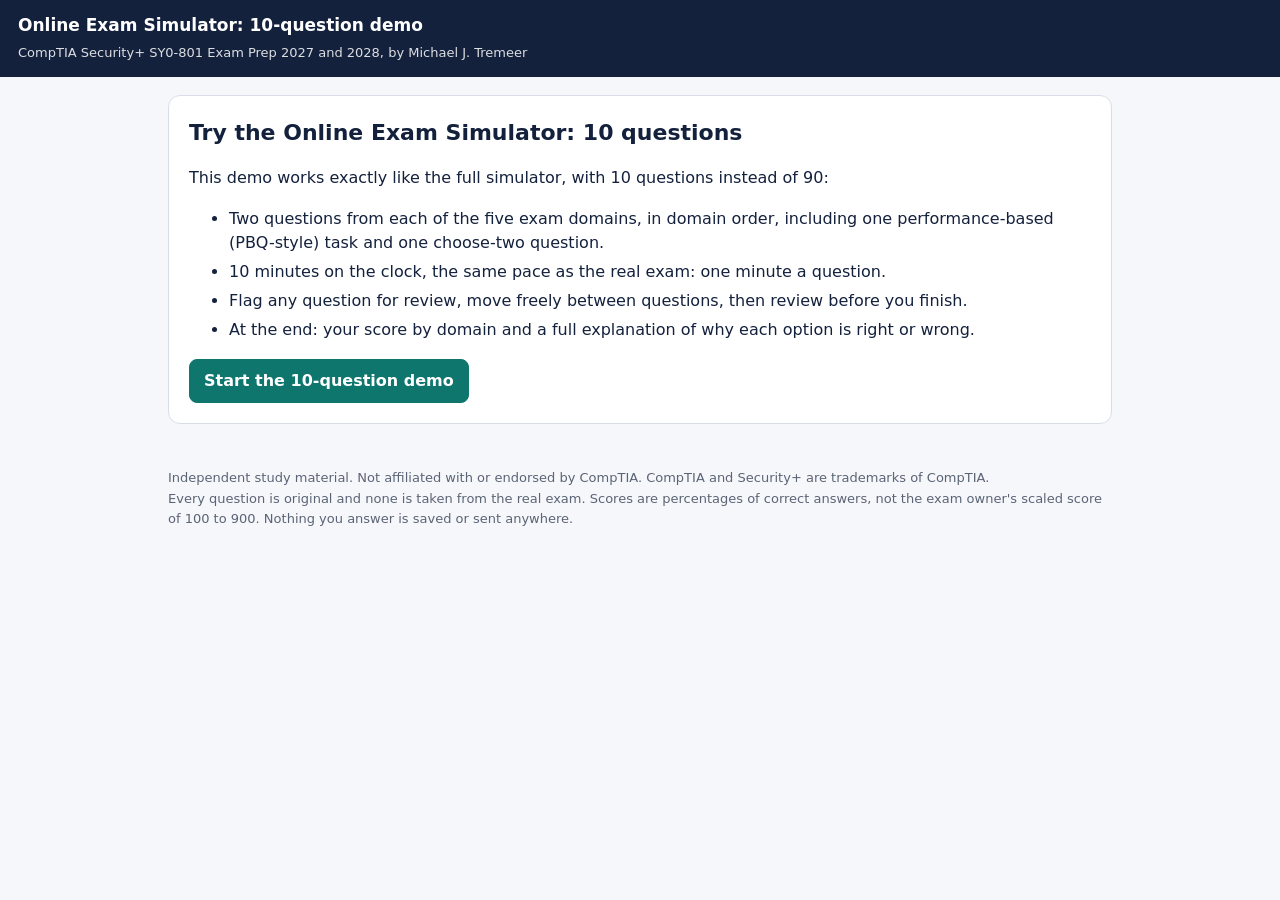
<file: demo/index.html>
<!DOCTYPE html>
<html lang="en">
<head>
<meta charset="utf-8">
<meta name="viewport" content="width=device-width, initial-scale=1">
<title>Online Exam Simulator Demo: CompTIA Security+ SY0-801 Exam Prep</title>
<style>
:root{--ink:#14213d;--muted:#5b6475;--bg:#f6f7fb;--card:#fff;--line:#d9dde7;--accent:#0f766e;--accent2:#e9f5f3;--warn:#b45309;--bad:#b42318;--good:#067647;--flag:#7c3aed}
*{box-sizing:border-box}
body{margin:0;font:16px/1.55 system-ui,-apple-system,"Segoe UI",Roboto,Arial,sans-serif;color:var(--ink);background:var(--bg)}
header{background:var(--ink);color:#fff;padding:12px 18px;display:flex;align-items:center;gap:14px;flex-wrap:wrap;position:sticky;top:0;z-index:5}
header h1{font-size:17px;margin:0;font-weight:650;flex:1;min-width:200px}
#clock{font:600 20px/1 ui-monospace,Consolas,monospace;padding:6px 10px;border-radius:8px;background:#ffffff1a}
#clock.low{background:var(--warn)}
main{max-width:980px;margin:0 auto;padding:18px}
.card{background:var(--card);border:1px solid var(--line);border-radius:12px;padding:20px;margin-bottom:16px}
h2{font-size:22px;margin:0 0 10px}
h3{font-size:17px;margin:18px 0 8px}
button{font:inherit;border-radius:8px;border:1px solid var(--line);background:#fff;color:var(--ink);padding:9px 14px;cursor:pointer}
button.primary{background:var(--accent);border-color:var(--accent);color:#fff;font-weight:600}
button:disabled{opacity:.45;cursor:default}
button:focus-visible,select:focus-visible,input:focus-visible{outline:3px solid #0f766e66;outline-offset:2px}
.row{display:flex;gap:10px;flex-wrap:wrap;align-items:center}
.modes{display:grid;grid-template-columns:repeat(auto-fit,minmax(260px,1fr));gap:14px}
.mode{border:1px solid var(--line);border-radius:12px;padding:16px;background:#fff}
.mode h3{margin-top:0}
.muted{color:var(--muted);font-size:14px}
select,input[type=number]{font:inherit;padding:7px 9px;border-radius:8px;border:1px solid var(--line);background:#fff}
.qhead{display:flex;justify-content:space-between;gap:10px;flex-wrap:wrap;color:var(--muted);font-size:14px;margin-bottom:8px}
.stem{font-size:17px;margin:0 0 14px}
.opt{display:flex;gap:10px;align-items:flex-start;border:1px solid var(--line);border-radius:10px;padding:10px 12px;margin:8px 0;cursor:pointer;background:#fff}
.opt:hover{border-color:var(--accent)}
.opt input{margin-top:5px}
.opt.right{border-color:var(--good);background:#ecfdf3}
.opt.wrong{border-color:var(--bad);background:#fef3f2}
.why{font-size:14.5px;margin:4px 0 0}
table{border-collapse:collapse;width:100%;margin:8px 0;font-size:15px}
th,td{border:1px solid var(--line);padding:7px 9px;text-align:left;vertical-align:top}
th{background:#eef1f7}
.pbqsel{min-width:150px;margin:2px 0}
.part-ok{color:var(--good);font-weight:600}.part-bad{color:var(--bad);font-weight:600}
.nav{display:flex;flex-wrap:wrap;gap:6px;margin-top:10px}
.nav button{width:42px;padding:6px 0;font-size:14px}
.nav .ans{background:var(--accent2);border-color:var(--accent)}
.nav .cur{outline:3px solid var(--ink)}
.nav .flg{box-shadow:inset 0 -4px 0 var(--flag)}
.badge{display:inline-block;font-size:12.5px;padding:2px 8px;border-radius:99px;background:#eef1f7;color:var(--ink)}
.flagged{background:#f3e8ff;color:var(--flag)}
.bar{height:10px;background:#eef1f7;border-radius:99px;overflow:hidden;min-width:120px}
.bar span{display:block;height:100%;background:var(--accent)}
.bar span.low{background:var(--warn)}
.verdict{font-weight:700}
.right-t{color:var(--good)}.wrong-t{color:var(--bad)}
footer{max-width:980px;margin:0 auto;padding:10px 18px 30px;color:var(--muted);font-size:13px}
.hidden{display:none}
.explain{border-left:4px solid var(--accent);background:var(--accent2);padding:10px 12px;border-radius:0 8px 8px 0;margin-top:12px}
.mode.picked{outline:3px solid var(--accent);outline-offset:2px}
.picknote{font-weight:600;color:var(--accent);margin:6px 0 8px}
.mode .row>label{min-width:0;max-width:100%}
@media (max-width:600px){main{padding:10px}.card{padding:14px}header h1{font-size:15px}.nav button{width:38px}}
select{max-width:100%}
.locked h2{margin-bottom:6px}.locklist{list-style:none;padding:0;margin:12px 0}.locklist li{display:flex;gap:10px;align-items:center;padding:10px 12px;margin:6px 0;border:1px dashed #c3c8d4;border-radius:10px;background:#f1f2f5;color:#8a91a0}.locklist .lk{font-size:18px;filter:grayscale(1);opacity:.75}.unlock{font-weight:600;margin-top:14px}@media (max-width:600px){table{display:block;overflow-x:auto;max-width:100%}.pbqsel{min-width:0;width:100%;font-size:14px}td,th{padding:6px}.nav button{width:36px}}
.intro li{margin:4px 0}
</style>
</head>
<body>
<header><h1>Online Exam Simulator: 10-question demo<br><span style="font-weight:400;font-size:13px;opacity:.85">CompTIA Security+ SY0-801 Exam Prep 2027 and 2028, by Michael J. Tremeer</span></h1><div id="clock" class="hidden" aria-live="polite"></div></header>
<main id="app"></main>
<footer>Independent study material. Not affiliated with or endorsed by CompTIA. CompTIA and Security+ are trademarks of CompTIA.<br>Every question is original and none is taken from the real exam. Scores are percentages of correct answers, not the exam owner's scaled score of 100 to 900. Nothing you answer is saved or sent anywhere.</footer>
<script>
const BANK = [{"id":"C01-Q1","set":"chapter_check","number":1,"domain":1,"objective":"1.1","type":"single","stem":"A company cannot install security updates on an old lab instrument because the maker no longer supports it. The security team places the instrument on its own network segment that only one workstation can reach. Which control type is this?","options":{"A":"Directive","B":"Compensating","C":"Deterring","D":"Corrective"},"answer":["B"],"explain":{"A":"Wrong. A directive control tells people what to do, such as a policy. Network isolation is a technical safeguard, not an instruction.","B":"Right. The normal control (patching) cannot be used, so the team uses a different control (isolation) that gives comparable protection. That is a compensating control.","C":"Wrong. A deterring control discourages an attacker, such as a warning sign. Segmentation does more than discourage: it limits who can reach the device.","D":"Wrong. A corrective control repairs damage after an incident. Nothing has gone wrong yet; the isolation is put in place in advance."}},{"id":"E9-Q001","set":"exam9","number":1,"domain":1,"objective":"1.3","type":"pbq","stem":"Brackley Surveyors sends signed and encrypted survey reports to a client, Norcote Homes. For each step in the exhibit, choose the key that is used. Use every key once.","answer":{"1":"D","2":"B","3":"F","4":"A","5":"G","6":"C","7":"E"},"explain":{"1":"Right. Bulk data is encrypted with a fast symmetric key, such as a random AES session key; this is hybrid encryption.","2":"Right. To send the session key so only Norcote can recover it, Brackley encrypts it with Norcote's public key.","3":"Right. Only Norcote's private key can unlock what was encrypted with Norcote's public key.","4":"Right. A signature is made with the signer's own private key, which only Brackley holds.","5":"Right. Anyone checks a signature with the signer's public key, here Brackley's.","6":"Right. A certificate is signed by the CA, so it is checked with the issuing CA's public key, back along the chain of trust.","7":"Right. Key escrow keeps a protected copy of encryption keys so that data can be recovered when the key holder leaves."},"exhibit":"| # | Step |\n|---|---|\n| 1 | Brackley's software encrypts the large report file quickly before sending it |\n| 2 | Brackley's software protects the key from step 1 so that only Norcote can recover it |\n| 3 | Norcote's software recovers the key from step 1 |\n| 4 | Brackley's software signs the hash of the report |\n| 5 | Norcote's software checks Brackley's signature on the report |\n| 6 | Norcote's software checks that Brackley's certificate was really issued by the certificate authority |\n| 7 | A surveyor who encrypted archived reports with her own key pair has left, and Brackley's IT team must still open them |\n\nKeys: A. Brackley's private key; B. Norcote's public key; C. The issuing certificate authority's public key; D. A random symmetric session key; E. An escrowed copy of the leaver's private key; F. Norcote's private key; G. Brackley's public key"},{"id":"C08-Q1","set":"chapter_check","number":1,"domain":2,"objective":"2.5","type":"single","stem":"Logs show one failed login each on 400 different accounts within an hour, all from the same IP address, each using the password Winter2026!. Which attack is this?","options":{"A":"Brute force","B":"Password spraying","C":"User enumeration","D":"Replay"},"answer":["B"],"explain":{"A":"Wrong. Brute force tries many passwords against one account.","B":"Right. One common password tried against many accounts, slowly, to avoid lockouts, is password spraying.","C":"Wrong. Enumeration finds valid usernames; here, a password is being tried against known accounts.","D":"Wrong. Replay reuses captured authentication data; none was captured."}},{"id":"E7-Q079","set":"exam7","number":79,"domain":2,"objective":"2.4","type":"multi","stem":"A security review of Pellbridge Telecom lists five findings. Which two are cryptographic vulnerabilities? (Choose two.)","options":{"A":"A staff member installed an unapproved file sharing app","B":"The login form accepts SQL commands typed into the username field","C":"The certificate on the customer portal expired three months ago","D":"Encryption keys are made with a predictable random number generator","E":"An old file server is no longer supported by its vendor"},"answer":["C","D"],"explain":{"A":"Wrong. That is shadow IT, not a cryptographic flaw.","B":"Wrong. That is an injection flaw in the application, not in its cryptography.","C":"Right. Expired certificates where trust matters are a cryptographic weakness: users learn to click through warnings and trust breaks.","D":"Right. Poor random number generation makes keys guessable, which is a cryptographic weakness.","E":"Wrong. That is an unsupported system, a different vulnerability type."}},{"id":"C12-Q2","set":"chapter_check","number":2,"domain":3,"objective":"3.3","type":"single","stem":"A payment system replaces each card number with a random value and keeps the real numbers in a separate secure vault. Which method is this?","options":{"A":"Hashing","B":"Masking","C":"Tokenization","D":"Data transpose"},"answer":["C"],"explain":{"A":"Wrong. A hash cannot be mapped back to the card number.","B":"Wrong. Masking hides part of a value on display; the system still stores the real value.","C":"Right. Replacing the value with a meaningless token and keeping the mapping in a vault is tokenization.","D":"Wrong. Transposing rearranges data; it does not replace it with a token."}},{"id":"E8-Q078","set":"exam8","number":78,"domain":3,"objective":"3.1","type":"single","stem":"Six county fire services must all meet the same emergency services data rules. They agree to share one cloud environment built and run only for them, with costs split six ways. Which deployment model is this?","options":{"A":"Hybrid cloud","B":"Community cloud","C":"Public cloud","D":"Private cloud"},"answer":["B"],"explain":{"A":"Wrong. A hybrid cloud links on-premises or private systems with a public cloud; this is one shared environment.","B":"Right. A community cloud is shared by several organizations with common needs, such as the same compliance rules, and used only by them.","C":"Wrong. A public cloud is open to any customer, not built for one group.","D":"Wrong. A private cloud serves a single organization; here six share it."}},{"id":"C18-Q2","set":"chapter_check","number":2,"domain":4,"objective":"4.5","type":"single","stem":"A user wants a printing website to read photos from their cloud storage without giving the website their password. Which standard is designed for this?","options":{"A":"SAML","B":"LDAP","C":"OAuth","D":"Kerberos"},"answer":["C"],"explain":{"A":"Wrong. SAML mainly provides single sign-on assertions.","B":"Wrong. LDAP queries directories.","C":"Right. OAuth 2.0 is an authorization framework that grants limited access with tokens instead of sharing passwords.","D":"Wrong. Kerberos is ticket-based authentication within a domain."}},{"id":"E7-Q062","set":"exam7","number":62,"domain":4,"objective":"4.8","type":"single","stem":"After a breach of an internet-facing server at Cotswold Learning, investigators want to know whether the exploited flaw was already known before the attack. Which data source should they check first?","options":{"A":"The building's physical access logs","B":"The staff onboarding training records","C":"Earlier vulnerability scan reports","D":"Surveillance footage of the server room"},"answer":["C"],"explain":{"A":"Wrong. Physical access logs record door use, not vulnerabilities.","B":"Wrong. Training records do not list server flaws.","C":"Right. Vulnerability scans are an investigation data source: earlier reports show whether the flaw was known and when.","D":"Wrong. Footage shows physical access, not known software flaws."}},{"id":"C23-Q2","set":"chapter_check","number":2,"domain":5,"objective":"5.2","type":"single","stem":"An event has an SLE of $20,000 and is expected once every four years. What is the ALE?","options":{"A":"$80,000","B":"$20,000","C":"$5,000","D":"$4,000"},"answer":["C"],"explain":{"A":"Wrong. This multiplies by 4 instead of by the ARO.","B":"Wrong. This ignores the ARO.","C":"Right. ARO is 1/4 = 0.25, so ALE = $20,000 x 0.25 = $5,000.","D":"Wrong. This would need an ARO of 0.2."}},{"id":"E8-Q064","set":"exam8","number":64,"domain":5,"objective":"5.4","type":"single","stem":"A customer of Hayle Outdoor writes: Keep my account, but stop using my data to send me marketing. Which privacy right is she using?","options":{"A":"A legal hold, which preserves her data for a court case","B":"The right to erasure, which deletes all of her data","C":"The right to correction, which fixes data that is wrong","D":"The right to object, stopping processing such as marketing"},"answer":["D"],"explain":{"A":"Wrong. A legal hold is a duty to preserve data, not a customer right.","B":"Wrong. She wants to keep her account, so she is not asking for erasure.","C":"Wrong. She does not say any data is wrong.","D":"Right. Processing prevention (the right to object) lets a person have certain processing, such as direct marketing, stopped while the relationship continues."}}];
const DEMO_MINUTES = 10;
const LOCKED_HTML = "<div class=\"card locked\" id=\"locked\"><h2>Locked: the full simulator and every extra</h2><p class=\"muted\">The demo ends here. This is what the book unlocks:</p><ul class=\"locklist\"><li><span class=\"lk\" aria-hidden=\"true\">&#128274;</span><span>All 10 full practice exams (900 questions)</span></li><li><span class=\"lk\" aria-hidden=\"true\">&#128274;</span><span>Unlimited new random exams</span></li><li><span class=\"lk\" aria-hidden=\"true\">&#128274;</span><span>Timed exam mode</span></li><li><span class=\"lk\" aria-hidden=\"true\">&#128274;</span><span>Study mode</span></li><li><span class=\"lk\" aria-hidden=\"true\">&#128274;</span><span>Domain drills</span></li><li><span class=\"lk\" aria-hidden=\"true\">&#128274;</span><span>Interactive PBQ practice</span></li><li><span class=\"lk\" aria-hidden=\"true\">&#128274;</span><span>220 flashcards</span></li><li><span class=\"lk\" aria-hidden=\"true\">&#128274;</span><span>6 audio lessons (how the exam works plus one per domain)</span></li><li><span class=\"lk\" aria-hidden=\"true\">&#128274;</span><span>The 6-week planner and score tracker</span></li></ul><p class=\"unlock\">Unlock everything with the book CompTIA Security+ SY0-801 Exam Prep 2027 and 2028 by Michael J. Tremeer. Already have the book? Scan the code at the start of Part 7.</p></div>";
const DOMAINS = {1:"General Security Concepts",2:"Threats, Vulnerabilities, and Attacks",3:"Security Architecture",4:"Security Operations",5:"Security Program Management and Oversight"};
const WEIGHT = {1:16,2:24,3:19,4:27,5:14};
const MIX = {1:14,2:22,3:17,4:24,5:13};
const CHAPTERS = {1:"1 to 3",2:"4 to 9",3:"10 to 13",4:"14 to 21",5:"22 to 27"};
const app = document.getElementById("app"), clockEl = document.getElementById("clock");
let S = null, timer = null;

// ---------- helpers ----------
const esc = s => String(s).replace(/[&<>"]/g, c => ({"&":"&amp;","<":"&lt;",">":"&gt;",'"':"&quot;"}[c]));
const inline = s => esc(s).replace(/\*\*(.+?)\*\*/g, "<strong>$1</strong>");
function md(text){
  if (!text) return "";
  const lines = String(text).split("\n"); let out = "", i = 0;
  while (i < lines.length){
    const l = lines[i];
    if (/^\s*\|/.test(l)){
      const rows = []; while (i < lines.length && /^\s*\|/.test(lines[i])) rows.push(lines[i++]);
      const cells = r => r.trim().replace(/^\||\|$/g, "").split("|").map(c => c.trim());
      out += "<table>"; rows.forEach((r, k) => { if (/^\s*\|[\s|:-]+\|\s*$/.test(r)) return; const tag = k === 0 ? "th" : "td"; out += "<tr>" + cells(r).map(c => `<${tag}>${inline(c)}</${tag}>`).join("") + "</tr>"; }); out += "</table>";
      continue;
    }
    if (/^\s*[-*] /.test(l)){ out += "<ul>"; while (i < lines.length && /^\s*[-*] /.test(lines[i])) out += "<li>" + inline(lines[i++].replace(/^\s*[-*] /, "")) + "</li>"; out += "</ul>"; continue; }
    if (l.trim() === ""){ i++; continue; }
    out += "<p>" + inline(l) + "</p>"; i++;
  }
  return out;
}
function shuffle(a){ a = a.slice(); for (let i = a.length - 1; i > 0; i--){ const j = Math.floor(Math.random() * (i + 1)); [a[i], a[j]] = [a[j], a[i]]; } return a; }
const stripRW = s => s.replace(/^(Right|Wrong)\.\s*/, "");
const fmtTime = s => { s = Math.max(0, s); const m = Math.floor(s / 60), r = s % 60; return `${m}:${String(r).padStart(2, "0")}`; };

// PBQ: choice groups are the last lines of the exhibit, like "Terms: A. x; B. y"
function pbqGroups(q){
  const groups = [];
  q.exhibit.split("\n").forEach(line => {
    const m = line.match(/^([A-Za-z][A-Za-z ()]*):\s*(.+)$/);
    if (!m || /^\|/.test(line)) return;
    const opts = m[2].split(/;\s*/).map(p => p.match(/^([A-Z])\.\s*(.+?)\.?$/)).filter(Boolean).map(x => ({k:x[1], t:x[2]}));
    if (opts.length >= 2) groups.push({label:m[1], opts});
  });
  return groups;
}
function pbqKeys(q){ return Object.keys(q.answer).sort((a, b) => (+a) - (+b)); }
function pbqParts(q, key){ return String(q.answer[key]).split(/,\s*/); }
function exhibitBody(q){ return q.exhibit.split("\n").filter(l => !(/^[A-Za-z][A-Za-z ()]*:\s*[A-Z]\.\s/.test(l))).join("\n"); }

// ---------- demo start ----------
function home(){
  stopClock(); S = null;
  app.innerHTML = `
  <div class="card intro"><h2>Try the Online Exam Simulator: 10 questions</h2>
  <p>This demo works exactly like the full simulator, with ${BANK.length} questions instead of 90:</p>
  <ul><li>Two questions from each of the five exam domains, in domain order, including one performance-based (PBQ-style) task and one choose-two question.</li>
  <li>${DEMO_MINUTES} minutes on the clock, the same pace as the real exam: one minute a question.</li>
  <li>Flag any question for review, move freely between questions, then review before you finish.</li>
  <li>At the end: your score by domain and a full explanation of why each option is right or wrong.</li></ul>
  <div class="row" style="margin-top:12px"><button class="primary" id="goDemo">Start the 10-question demo</button></div></div>`;
  document.getElementById("goDemo").onclick = () => start(BANK.slice(), false, "Demo");
}

// ---------- session ----------
function start(qs, study, mode){
  S = {qs, study, mode, i:0, ans:{}, flag:{}, checked:{}, done:false, end: study ? null : Date.now() + DEMO_MINUTES * 60 * 1000};
  if (!study) startClock(); else stopClock();
  render(); window.scrollTo(0, 0);
}
function startClock(){ stopClock(); clockEl.classList.remove("hidden"); tick(); timer = setInterval(tick, 1000); }
function stopClock(){ if (timer) clearInterval(timer); timer = null; clockEl.classList.add("hidden"); clockEl.classList.remove("low"); }
function tick(){ if (!S || !S.end) return; const left = Math.round((S.end - Date.now()) / 1000); clockEl.textContent = fmtTime(left); clockEl.classList.toggle("low", left <= 600); if (left <= 0){ stopClock(); finish(true); } }

function isAnswered(q){ const a = S.ans[q.id]; if (!a) return false; if (q.type === "pbq") return pbqKeys(q).every(k => pbqParts(q, k).every((_, j) => a[k + "|" + j])); if (q.type === "multi") return a.length === q.answer.length; return a.length === 1; }
function grade(q){
  const a = S.ans[q.id];
  if (q.type === "pbq"){ let ok = 0, tot = 0; pbqKeys(q).forEach(k => pbqParts(q, k).forEach((p, j) => { tot++; if (a && a[k + "|" + j] === p) ok++; })); return {right: ok === tot, ok, tot}; }
  const right = !!a && a.length === q.answer.length && q.answer.every(x => a.includes(x));
  return {right, ok: right ? 1 : 0, tot: 1};
}

function render(){
  if (S.done) return results();
  const q = S.qs[S.i], a = S.ans[q.id] || (q.type === "pbq" ? {} : []), shown = S.checked[q.id];
  let body = `<div class="qhead"><span>Question ${S.i + 1} of ${S.qs.length} ${S.flag[q.id] ? '<span class="badge flagged">Flagged</span>' : ""}</span><span>Domain ${q.domain} &middot; Objective ${q.objective}${q.set.startsWith("exam") ? " &middot; Practice Exam " + q.set.slice(4) + (+q.set.slice(4) >= 6 ? " (bonus)" : "") + ", Q" + q.number : q.set === "chapter_check" ? " &middot; Quick Check" : ""}</span></div>`;
  body += `<div class="stem">${md(q.stem)}</div>`;
  if (q.type === "pbq"){
    const groups = pbqGroups(q);
    body += md(exhibitBody(q));
    body += `<h3>Your answers</h3><table><tr><th>Item</th>${groups.map(g => `<th>${esc(g.label)}</th>`).join("")}</tr>`;
    pbqKeys(q).forEach(k => {
      body += `<tr><td>${esc(k)}</td>`;
      pbqParts(q, k).forEach((p, j) => {
        const g = groups[j] || groups[0]; const cur = a[k + "|" + j] || "";
        body += `<td><select class="pbqsel" data-k="${esc(k)}|${j}" ${shown ? "disabled" : ""} aria-label="Item ${esc(k)} ${esc(g.label)}"><option value="">Choose</option>${g.opts.map(o => `<option value="${o.k}" ${cur === o.k ? "selected" : ""}>${o.k}. ${esc(o.t)}</option>`).join("")}</select>`;
        if (shown) body += cur === p ? ` <span class="part-ok">Right</span>` : ` <span class="part-bad">Answer: ${esc(p)}</span>`;
        body += `</td>`;
      });
      body += `</tr>`;
    });
    body += `</table>`;
    if (shown) body += `<div class="explain">${pbqKeys(q).map(k => `<p class="why"><strong>${esc(k)}: ${esc(q.answer[k])}.</strong> ${esc(stripRW(q.explain[k] || ""))}</p>`).join("")}</div>`;
  } else {
    const multi = q.type === "multi";
    Object.keys(q.options).sort().forEach(k => {
      const sel = a.includes(k); let cls = "opt";
      if (shown){ if (q.answer.includes(k)) cls += " right"; else if (sel) cls += " wrong"; }
      body += `<label class="${cls}"><input type="${multi ? "checkbox" : "radio"}" name="o" value="${k}" ${sel ? "checked" : ""} ${shown ? "disabled" : ""}><div><strong>${k}.</strong> ${inline(q.options[k])}${shown ? `<p class="why ${q.answer.includes(k) ? "right-t" : "muted"}">${esc(q.explain[k] || "")}</p>` : ""}</div></label>`;
    });
  }
  let btns = `<button id="prev" ${S.i === 0 ? "disabled" : ""}>Previous</button>`;
  if (!S.study) btns += `<button id="flag">${S.flag[q.id] ? "Unflag" : "Flag for review"}</button>`;
  if (S.study && !shown) btns += `<button class="primary" id="check" ${isAnswered(q) ? "" : "disabled"}>Check answer</button>`;
  btns += S.i < S.qs.length - 1 ? `<button ${S.study && !shown ? "" : 'class="primary"'} id="next">Next</button>` : `<button class="primary" id="end">${S.study ? "See my score" : "Review and finish"}</button>`;
  btns += `<button id="quit" style="margin-left:auto">Quit</button>`;
  const verdict = shown ? (grade(q).right ? `<p class="verdict right-t">Correct.</p>` : `<p class="verdict wrong-t">Not quite.${q.type === "pbq" ? ` ${grade(q).ok} of ${grade(q).tot} parts right.` : ""}</p>`) : "";
  app.innerHTML = `<div class="card">${body}${verdict}<div class="row" style="margin-top:16px">${btns}</div></div><div class="card"><div class="muted">Go to question (shaded = answered, purple line = flagged)</div><div class="nav">${S.qs.map((x, j) => `<button data-j="${j}" class="${isAnswered(x) ? "ans" : ""} ${S.flag[x.id] ? "flg" : ""} ${j === S.i ? "cur" : ""}" aria-label="Question ${j + 1}">${j + 1}</button>`).join("")}</div></div>`;
  // events
  app.querySelectorAll("input[name=o]").forEach(inp => inp.onchange = () => {
    if (q.type === "multi"){ let cur = (S.ans[q.id] || []).filter(x => x !== inp.value); if (inp.checked) cur.push(inp.value); if (cur.length > q.answer.length){ inp.checked = false; return; } S.ans[q.id] = cur.sort(); }
    else S.ans[q.id] = [inp.value];
    refreshControls(q);
  });
  app.querySelectorAll(".pbqsel").forEach(sel => sel.onchange = () => { const cur = S.ans[q.id] || {}; cur[sel.dataset.k] = sel.value; S.ans[q.id] = cur; refreshControls(q); });
  const on = (id, f) => { const e = document.getElementById(id); if (e) e.onclick = f; };
  on("prev", () => go(S.i - 1)); on("next", () => go(S.i + 1)); on("end", () => S.study ? finish(false) : review());
  on("flag", () => { S.flag[q.id] = !S.flag[q.id]; render(); });
  on("check", () => { S.checked[q.id] = true; render(); });
  on("quit", () => { if (confirmQuit()) home(); });
  app.querySelectorAll(".nav button").forEach(b => b.onclick = () => go(+b.dataset.j));
}
function confirmQuit(){ return S.done || Object.keys(S.ans).length === 0 || window.confirm("Quit this exam? Your answers will be lost."); }
function refreshControls(q){
  const c = document.getElementById("check"); if (c) c.disabled = !isAnswered(q);
  const nb = app.querySelector(`.nav button[data-j="${S.i}"]`); if (nb) nb.classList.toggle("ans", isAnswered(q));
}
function go(j){ if (j < 0 || j >= S.qs.length) return; S.i = j; render(); window.scrollTo(0, 0); }

function review(){
  const un = S.qs.map((q, j) => isAnswered(q) ? null : j + 1).filter(Boolean), fl = S.qs.map((q, j) => S.flag[q.id] ? j + 1 : null).filter(Boolean);
  app.innerHTML = `<div class="card"><h2>Review before you finish</h2><p>Answered: ${S.qs.length - un.length} of ${S.qs.length}.</p>
  <p>${un.length ? `Not answered: ${un.join(", ")}. A blank answer cannot score.` : "Every question has an answer."}</p><p>${fl.length ? `Flagged: ${fl.join(", ")}.` : "No questions flagged."}</p>
  <div class="row"><button id="back">Back to the questions</button><button class="primary" id="fin">Finish and see my score</button></div>
  <div class="nav">${S.qs.map((x, j) => `<button data-j="${j}" class="${isAnswered(x) ? "ans" : ""} ${S.flag[x.id] ? "flg" : ""}">${j + 1}</button>`).join("")}</div></div>`;
  document.getElementById("back").onclick = () => render();
  document.getElementById("fin").onclick = () => finish(false);
  app.querySelectorAll(".nav button").forEach(b => b.onclick = () => go(+b.dataset.j));
}

function finish(timeUp){
  S.done = true; S.timeUp = timeUp; stopClock();
  results();
}
function summary(){
  const dom = {}; let right = 0;
  S.qs.forEach(q => { const g = grade(q); dom[q.domain] = dom[q.domain] || {n:0, r:0}; dom[q.domain].n++; if (g.right){ dom[q.domain].r++; right++; } });
  const domPct = {}; Object.keys(dom).forEach(d => domPct[d] = Math.round(100 * dom[d].r / dom[d].n));
  return {right, n: S.qs.length, pct: Math.round(100 * right / S.qs.length), dom, domPct};
}
function results(){
  const r = summary();
  let h = `<div class="card"><h2>Your demo result: ${r.right} of ${r.n} (${r.pct}%)</h2>${S.timeUp ? `<p class="muted">Time ran out, so the exam was submitted for you.</p>` : ""}
  <p class="muted">This is a percentage of correct answers, not the exam owner's scaled score. A PBQ counts as correct only if every part is right, which is stricter than the real exam may be. With only two questions a domain this is a taste, not a forecast: the full simulator gives you 90-question exams in the official domain mix.</p>
  <table><tr><th>Domain</th><th>Exam weight</th><th>Correct</th><th>Score</th><th>Review</th></tr>`;
  Object.keys(r.dom).sort().forEach(d => { const p = r.domPct[d]; h += `<tr><td>${d}. ${DOMAINS[d]}</td><td>${WEIGHT[d]}%</td><td>${r.dom[d].r} of ${r.dom[d].n}</td><td><div class="row"><div class="bar"><span class="${p < 80 ? "low" : ""}" style="width:${p}%"></span></div>${p}%</div></td><td>${p < 80 ? "Chapters " + CHAPTERS[d] : "On track"}</td></tr>`; });
  h += `</table><div class="row" style="margin-top:12px"><button class="primary" id="all">See every explanation</button><button id="wrongOnly">Only the questions I missed</button><button id="home">Try the demo again</button></div></div>` + LOCKED_HTML + `<div id="rev"></div>`;
  app.innerHTML = h;
  document.getElementById("home").onclick = home;
  document.getElementById("wrongOnly").onclick = () => showReview(true);
  document.getElementById("all").onclick = () => showReview(false);
  window.scrollTo(0, 0);
}
function showReview(wrongOnly){
  const box = document.getElementById("rev"); let h = "";
  S.qs.forEach((q, j) => {
    const g = grade(q); if (wrongOnly && g.right) return;
    const a = S.ans[q.id] || (q.type === "pbq" ? {} : []);
    h += `<div class="card"><div class="qhead"><span>Question ${j + 1} <span class="verdict ${g.right ? "right-t" : "wrong-t"}">${g.right ? "Correct" : "Missed"}</span></span><span>Objective ${q.objective}</span></div><div class="stem">${md(q.stem)}</div>`;
    if (q.type === "pbq"){
      h += md(exhibitBody(q)) + `<table><tr><th>Item</th><th>Your answer</th><th>Correct answer</th><th>Why</th></tr>`;
      pbqKeys(q).forEach(k => { const mine = pbqParts(q, k).map((_, i) => a[k + "|" + i] || "none").join(", "); h += `<tr><td>${esc(k)}</td><td class="${mine === pbqParts(q, k).join(", ") ? "right-t" : "wrong-t"}">${esc(mine)}</td><td>${esc(q.answer[k])}</td><td>${esc(stripRW(q.explain[k] || ""))}</td></tr>`; });
      h += `</table>`;
    } else {
      Object.keys(q.options).sort().forEach(k => { const sel = a.includes(k), ok = q.answer.includes(k); h += `<div class="opt ${ok ? "right" : sel ? "wrong" : ""}"><div><strong>${k}.</strong> ${inline(q.options[k])}${sel ? ' <span class="badge">Your answer</span>' : ""}<p class="why">${esc(q.explain[k] || "")}</p></div></div>`; });
    }
    h += `</div>`;
  });
  box.innerHTML = h || `<div class="card"><p>You missed none. Well done.</p></div>`;
  box.scrollIntoView();
}
window.addEventListener("beforeunload", e => { if (S && !S.done && Object.keys(S.ans).length){ e.preventDefault(); e.returnValue = ""; } });
home();
</script>
</body>
</html>
</file>
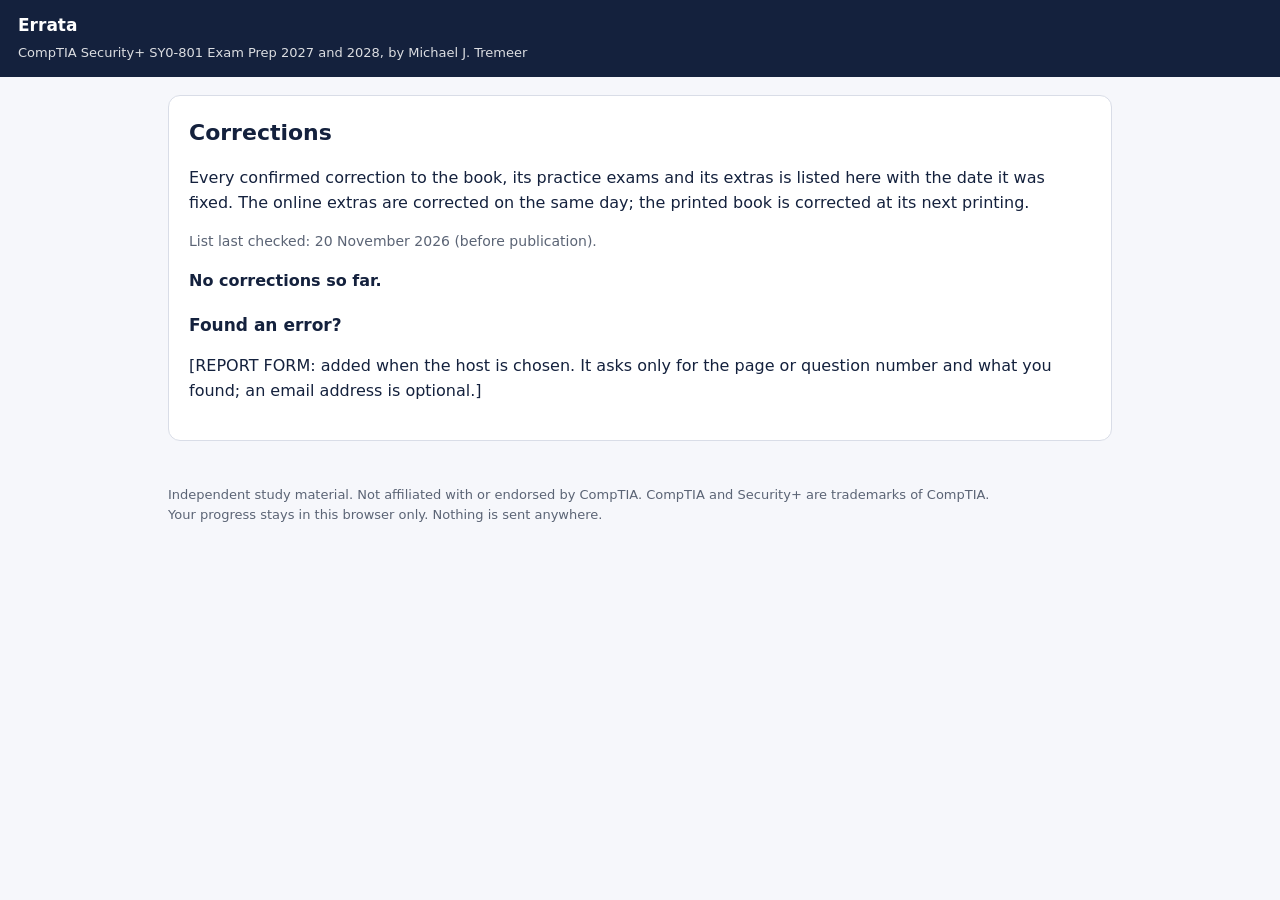
<file: errata/index.html>
<!DOCTYPE html>
<html lang="en">
<head>
<meta charset="utf-8">
<meta name="viewport" content="width=device-width, initial-scale=1">
<title>Errata: CompTIA Security+ SY0-801 Exam Prep</title>
<style>

:root{--ink:#14213d;--muted:#5b6475;--bg:#f6f7fb;--card:#fff;--line:#d9dde7;--accent:#0f766e;--accent2:#e9f5f3;--warn:#b45309;--bad:#b42318;--good:#067647;--flag:#7c3aed}
*{box-sizing:border-box}
body{margin:0;font:16px/1.55 system-ui,-apple-system,"Segoe UI",Roboto,Arial,sans-serif;color:var(--ink);background:var(--bg)}
header{background:var(--ink);color:#fff;padding:12px 18px;display:flex;align-items:center;gap:14px;flex-wrap:wrap;position:sticky;top:0;z-index:5}
header h1{font-size:17px;margin:0;font-weight:650;flex:1;min-width:200px}
#clock{font:600 20px/1 ui-monospace,Consolas,monospace;padding:6px 10px;border-radius:8px;background:#ffffff1a}
#clock.low{background:var(--warn)}
main{max-width:980px;margin:0 auto;padding:18px}
.card{background:var(--card);border:1px solid var(--line);border-radius:12px;padding:20px;margin-bottom:16px}
h2{font-size:22px;margin:0 0 10px}
h3{font-size:17px;margin:18px 0 8px}
button{font:inherit;border-radius:8px;border:1px solid var(--line);background:#fff;color:var(--ink);padding:9px 14px;cursor:pointer}
button.primary{background:var(--accent);border-color:var(--accent);color:#fff;font-weight:600}
button:disabled{opacity:.45;cursor:default}
button:focus-visible,select:focus-visible,input:focus-visible{outline:3px solid #0f766e66;outline-offset:2px}
.row{display:flex;gap:10px;flex-wrap:wrap;align-items:center}
.modes{display:grid;grid-template-columns:repeat(auto-fit,minmax(260px,1fr));gap:14px}
.mode{border:1px solid var(--line);border-radius:12px;padding:16px;background:#fff}
.mode h3{margin-top:0}
.muted{color:var(--muted);font-size:14px}
select,input[type=number]{font:inherit;padding:7px 9px;border-radius:8px;border:1px solid var(--line);background:#fff}
.qhead{display:flex;justify-content:space-between;gap:10px;flex-wrap:wrap;color:var(--muted);font-size:14px;margin-bottom:8px}
.stem{font-size:17px;margin:0 0 14px}
.opt{display:flex;gap:10px;align-items:flex-start;border:1px solid var(--line);border-radius:10px;padding:10px 12px;margin:8px 0;cursor:pointer;background:#fff}
.opt:hover{border-color:var(--accent)}
.opt input{margin-top:5px}
.opt.right{border-color:var(--good);background:#ecfdf3}
.opt.wrong{border-color:var(--bad);background:#fef3f2}
.why{font-size:14.5px;margin:4px 0 0}
table{border-collapse:collapse;width:100%;margin:8px 0;font-size:15px}
th,td{border:1px solid var(--line);padding:7px 9px;text-align:left;vertical-align:top}
th{background:#eef1f7}
.pbqsel{min-width:150px;margin:2px 0}
.part-ok{color:var(--good);font-weight:600}.part-bad{color:var(--bad);font-weight:600}
.nav{display:flex;flex-wrap:wrap;gap:6px;margin-top:10px}
.nav button{width:42px;padding:6px 0;font-size:14px}
.nav .ans{background:var(--accent2);border-color:var(--accent)}
.nav .cur{outline:3px solid var(--ink)}
.nav .flg{box-shadow:inset 0 -4px 0 var(--flag)}
.badge{display:inline-block;font-size:12.5px;padding:2px 8px;border-radius:99px;background:#eef1f7;color:var(--ink)}
.flagged{background:#f3e8ff;color:var(--flag)}
.bar{height:10px;background:#eef1f7;border-radius:99px;overflow:hidden;min-width:120px}
.bar span{display:block;height:100%;background:var(--accent)}
.bar span.low{background:var(--warn)}
.verdict{font-weight:700}
.right-t{color:var(--good)}.wrong-t{color:var(--bad)}
footer{max-width:980px;margin:0 auto;padding:10px 18px 30px;color:var(--muted);font-size:13px}
.hidden{display:none}
.explain{border-left:4px solid var(--accent);background:var(--accent2);padding:10px 12px;border-radius:0 8px 8px 0;margin-top:12px}
@media (max-width:600px){main{padding:10px}.card{padding:14px}header h1{font-size:15px}.nav button{width:38px}}
select{max-width:100%}

.print-only{display:none}
@media print{header,footer .noprint,.noprint,button{display:none!important}body{background:#fff;font-size:11pt}main{max-width:none;padding:0}.card{border:none;padding:0;margin:0 0 8pt}.print-only{display:block}table{font-size:9.5pt}th,td{padding:3pt 5pt}tr{break-inside:avoid}h2{font-size:15pt}}
table{display:table}
select{max-width:100%}
.row>label{min-width:0;max-width:100%}
@media (max-width:600px){.wide{display:block;overflow-x:auto}}
.fc{min-height:220px;display:flex;flex-direction:column;justify-content:center;align-items:center;text-align:center;border:1px solid var(--line);border-radius:14px;background:#fff;padding:22px;cursor:pointer;user-select:none}
.fc .term{font-size:30px;font-weight:700}.fc .exp{font-size:19px;font-weight:600;margin-bottom:8px}.fc .meaning{font-size:16.5px;max-width:560px}
.tick{display:flex;gap:10px;align-items:flex-start;padding:6px 0;border-bottom:1px solid #eef1f7}.tick input{margin-top:5px;width:18px;height:18px}
.done{color:var(--muted);text-decoration:line-through}
.pdfs,.toplink{margin:8px 0}.pdfs a,.toplink a{color:var(--accent)}
.grid{display:grid;grid-template-columns:repeat(auto-fit,minmax(250px,1fr));gap:12px}
.grid a{display:block;border:1px solid var(--line);border-radius:12px;padding:14px;background:#fff;color:var(--ink);text-decoration:none}
.grid a:hover{border-color:var(--accent)}

</style>
</head>
<body>
<header><h1>Errata<br><span style="font-weight:400;font-size:13px;opacity:.85">CompTIA Security+ SY0-801 Exam Prep 2027 and 2028, by Michael J. Tremeer</span></h1></header>
<main id="app">
<p class="print-only muted">CompTIA Security+ SY0-801 Exam Prep 2027 and 2028, by Michael J. Tremeer</p>
<div class="card"><h2>Corrections</h2><p>Every confirmed correction to the book, its practice exams and its extras is listed here with the date it was fixed. The online extras are corrected on the same day; the printed book is corrected at its next printing.</p>
<p class="muted">List last checked: 20 November 2026 (before publication).</p>
<p><strong>No corrections so far.</strong></p>
<h3>Found an error?</h3><p>[REPORT FORM: added when the host is chosen. It asks only for the page or question number and what you found; an email address is optional.]</p></div>
</main>
<footer>Independent study material. Not affiliated with or endorsed by CompTIA. CompTIA and Security+ are trademarks of CompTIA.<span class="noprint"><br>Your progress stays in this browser only. Nothing is sent anywhere.</span></footer>
<script>
const store = {
  get(k, d){ try { const v = localStorage.getItem(k); return v ? JSON.parse(v) : d; } catch(e){ return d; } },
  set(k, v){ try { localStorage.setItem(k, JSON.stringify(v)); } catch(e){} }
};
const esc = s => String(s).replace(/[&<>"]/g, c => ({"&":"&amp;","<":"&lt;",">":"&gt;",'"':"&quot;"}[c]));

</script>
</body>
</html>
</file>
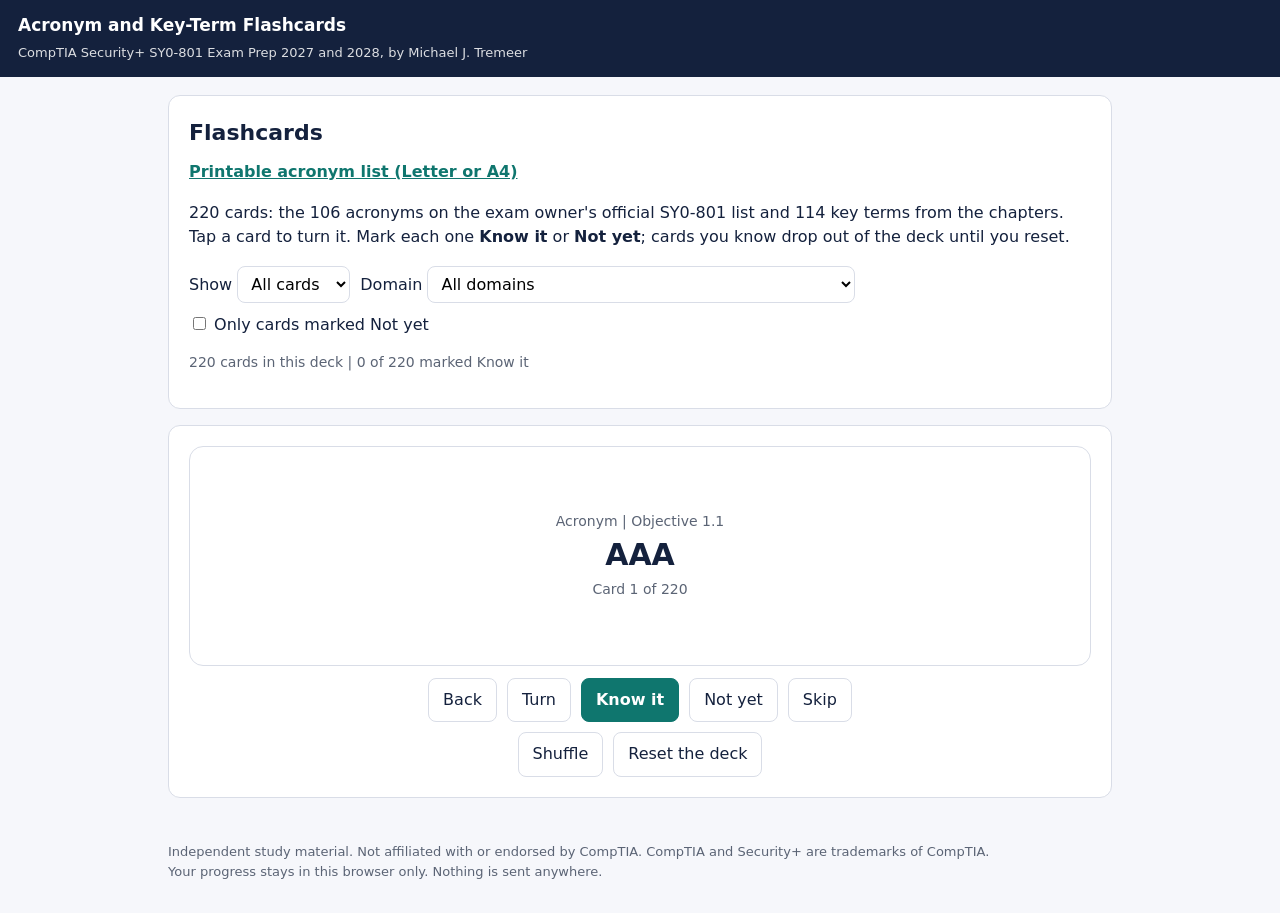
<file: flashcards/index.html>
<!DOCTYPE html>
<html lang="en">
<head>
<meta charset="utf-8">
<meta name="viewport" content="width=device-width, initial-scale=1">
<title>Acronym and Key-Term Flashcards: CompTIA Security+ SY0-801 Exam Prep</title>
<style>

:root{--ink:#14213d;--muted:#5b6475;--bg:#f6f7fb;--card:#fff;--line:#d9dde7;--accent:#0f766e;--accent2:#e9f5f3;--warn:#b45309;--bad:#b42318;--good:#067647;--flag:#7c3aed}
*{box-sizing:border-box}
body{margin:0;font:16px/1.55 system-ui,-apple-system,"Segoe UI",Roboto,Arial,sans-serif;color:var(--ink);background:var(--bg)}
header{background:var(--ink);color:#fff;padding:12px 18px;display:flex;align-items:center;gap:14px;flex-wrap:wrap;position:sticky;top:0;z-index:5}
header h1{font-size:17px;margin:0;font-weight:650;flex:1;min-width:200px}
#clock{font:600 20px/1 ui-monospace,Consolas,monospace;padding:6px 10px;border-radius:8px;background:#ffffff1a}
#clock.low{background:var(--warn)}
main{max-width:980px;margin:0 auto;padding:18px}
.card{background:var(--card);border:1px solid var(--line);border-radius:12px;padding:20px;margin-bottom:16px}
h2{font-size:22px;margin:0 0 10px}
h3{font-size:17px;margin:18px 0 8px}
button{font:inherit;border-radius:8px;border:1px solid var(--line);background:#fff;color:var(--ink);padding:9px 14px;cursor:pointer}
button.primary{background:var(--accent);border-color:var(--accent);color:#fff;font-weight:600}
button:disabled{opacity:.45;cursor:default}
button:focus-visible,select:focus-visible,input:focus-visible{outline:3px solid #0f766e66;outline-offset:2px}
.row{display:flex;gap:10px;flex-wrap:wrap;align-items:center}
.modes{display:grid;grid-template-columns:repeat(auto-fit,minmax(260px,1fr));gap:14px}
.mode{border:1px solid var(--line);border-radius:12px;padding:16px;background:#fff}
.mode h3{margin-top:0}
.muted{color:var(--muted);font-size:14px}
select,input[type=number]{font:inherit;padding:7px 9px;border-radius:8px;border:1px solid var(--line);background:#fff}
.qhead{display:flex;justify-content:space-between;gap:10px;flex-wrap:wrap;color:var(--muted);font-size:14px;margin-bottom:8px}
.stem{font-size:17px;margin:0 0 14px}
.opt{display:flex;gap:10px;align-items:flex-start;border:1px solid var(--line);border-radius:10px;padding:10px 12px;margin:8px 0;cursor:pointer;background:#fff}
.opt:hover{border-color:var(--accent)}
.opt input{margin-top:5px}
.opt.right{border-color:var(--good);background:#ecfdf3}
.opt.wrong{border-color:var(--bad);background:#fef3f2}
.why{font-size:14.5px;margin:4px 0 0}
table{border-collapse:collapse;width:100%;margin:8px 0;font-size:15px}
th,td{border:1px solid var(--line);padding:7px 9px;text-align:left;vertical-align:top}
th{background:#eef1f7}
.pbqsel{min-width:150px;margin:2px 0}
.part-ok{color:var(--good);font-weight:600}.part-bad{color:var(--bad);font-weight:600}
.nav{display:flex;flex-wrap:wrap;gap:6px;margin-top:10px}
.nav button{width:42px;padding:6px 0;font-size:14px}
.nav .ans{background:var(--accent2);border-color:var(--accent)}
.nav .cur{outline:3px solid var(--ink)}
.nav .flg{box-shadow:inset 0 -4px 0 var(--flag)}
.badge{display:inline-block;font-size:12.5px;padding:2px 8px;border-radius:99px;background:#eef1f7;color:var(--ink)}
.flagged{background:#f3e8ff;color:var(--flag)}
.bar{height:10px;background:#eef1f7;border-radius:99px;overflow:hidden;min-width:120px}
.bar span{display:block;height:100%;background:var(--accent)}
.bar span.low{background:var(--warn)}
.verdict{font-weight:700}
.right-t{color:var(--good)}.wrong-t{color:var(--bad)}
footer{max-width:980px;margin:0 auto;padding:10px 18px 30px;color:var(--muted);font-size:13px}
.hidden{display:none}
.explain{border-left:4px solid var(--accent);background:var(--accent2);padding:10px 12px;border-radius:0 8px 8px 0;margin-top:12px}
@media (max-width:600px){main{padding:10px}.card{padding:14px}header h1{font-size:15px}.nav button{width:38px}}
select{max-width:100%}

.print-only{display:none}
@media print{header,footer .noprint,.noprint,button{display:none!important}body{background:#fff;font-size:11pt}main{max-width:none;padding:0}.card{border:none;padding:0;margin:0 0 8pt}.print-only{display:block}table{font-size:9.5pt}th,td{padding:3pt 5pt}tr{break-inside:avoid}h2{font-size:15pt}}
table{display:table}
select{max-width:100%}
.row>label{min-width:0;max-width:100%}
@media (max-width:600px){.wide{display:block;overflow-x:auto}}
.fc{min-height:220px;display:flex;flex-direction:column;justify-content:center;align-items:center;text-align:center;border:1px solid var(--line);border-radius:14px;background:#fff;padding:22px;cursor:pointer;user-select:none}
.fc .term{font-size:30px;font-weight:700}.fc .exp{font-size:19px;font-weight:600;margin-bottom:8px}.fc .meaning{font-size:16.5px;max-width:560px}
.tick{display:flex;gap:10px;align-items:flex-start;padding:6px 0;border-bottom:1px solid #eef1f7}.tick input{margin-top:5px;width:18px;height:18px}
.done{color:var(--muted);text-decoration:line-through}
.pdfs,.toplink{margin:8px 0}.pdfs a,.toplink a{color:var(--accent)}
.grid{display:grid;grid-template-columns:repeat(auto-fit,minmax(250px,1fr));gap:12px}
.grid a{display:block;border:1px solid var(--line);border-radius:12px;padding:14px;background:#fff;color:var(--ink);text-decoration:none}
.grid a:hover{border-color:var(--accent)}

</style>
</head>
<body>
<header><h1>Acronym and Key-Term Flashcards<br><span style="font-weight:400;font-size:13px;opacity:.85">CompTIA Security+ SY0-801 Exam Prep 2027 and 2028, by Michael J. Tremeer</span></h1></header>
<main id="app">
<p class="print-only muted">CompTIA Security+ SY0-801 Exam Prep 2027 and 2028, by Michael J. Tremeer</p>
<div class="card noprint"><h2>Flashcards</h2><p class="toplink"><a href="../printables/acronyms.html"><strong>Printable acronym list (Letter or A4)</strong></a></p><p>220 cards: the 106 acronyms on the exam owner's official SY0-801 list and 114 key terms from the chapters. Tap a card to turn it. Mark each one <strong>Know it</strong> or <strong>Not yet</strong>; cards you know drop out of the deck until you reset.</p>
<div class="row"><label>Show <select id="kind"><option value="">All cards</option><option>Acronym</option><option>Key term</option></select></label>
<label>Domain <select id="dom"><option value="">All domains</option><option value="1">1. General Security Concepts</option><option value="2">2. Threats, Vulnerabilities, and Attacks</option><option value="3">3. Security Architecture</option><option value="4">4. Security Operations</option><option value="5">5. Security Program Management and Oversight</option><option value="0">Acronym list only</option></select></label>
<label><input type="checkbox" id="notyet"> Only cards marked Not yet</label></div>
<p class="muted" id="count"></p></div>
<div class="card"><div class="fc" id="card" tabindex="0" role="button" aria-label="Flashcard, press to turn"></div>
<div class="row" style="justify-content:center;margin-top:12px"><button id="prev">Back</button><button id="flip">Turn</button><button class="primary" id="know">Know it</button><button id="not">Not yet</button><button id="next">Skip</button></div>
<div class="row" style="justify-content:center;margin-top:10px"><button id="shuffle">Shuffle</button><button id="reset">Reset the deck</button></div></div>
</main>
<footer>Independent study material. Not affiliated with or endorsed by CompTIA. CompTIA and Security+ are trademarks of CompTIA.<span class="noprint"><br>Your progress stays in this browser only. Nothing is sent anywhere.</span></footer>
<script>
const store = {
  get(k, d){ try { const v = localStorage.getItem(k); return v ? JSON.parse(v) : d; } catch(e){ return d; } },
  set(k, v){ try { localStorage.setItem(k, JSON.stringify(v)); } catch(e){} }
};
const esc = s => String(s).replace(/[&<>"]/g, c => ({"&":"&amp;","<":"&lt;",">":"&gt;",'"':"&quot;"}[c]));
const CARDS = [{"id":"A:AAA","kind":"Acronym","term":"AAA","exp":"Authentication, Authorization, and Accounting","meaning":"Prove who you are, decide what you may do, and record what you did.","obj":"1.1","dom":1},{"id":"A:AI","kind":"Acronym","term":"AI","exp":"Artificial Intelligence","meaning":"Systems that learn from data to predict, classify or generate; both a tool and a target.","obj":"2.6","dom":2},{"id":"A:ALE","kind":"Acronym","term":"ALE","exp":"Annualized Loss Expectancy","meaning":"Expected loss from a risk in one year: SLE x ARO.","obj":"5.2","dom":5},{"id":"A:AML/CTF","kind":"Acronym","term":"AML/CTF","exp":"Anti-money Laundering/Counter-terrorism Financing (counter-terrorist financing)","meaning":"Rules and training that stop an organization being used to move criminal or terrorist money.","obj":"5.4","dom":5},{"id":"A:APT","kind":"Acronym","term":"APT","exp":"Advanced Persistent Threat","meaning":"A skilled, well-funded attacker who stays hidden in a network for a long time.","obj":"2.3","dom":2},{"id":"A:ARO","kind":"Acronym","term":"ARO","exp":"Annualized Rate of Occurrence","meaning":"How many times a year a loss event is expected to happen.","obj":"5.2","dom":5},{"id":"A:AUP","kind":"Acronym","term":"AUP","exp":"Acceptable Use Policy","meaning":"The rules users accept for how they may use the organization's systems.","obj":"5.1","dom":5},{"id":"A:BEC","kind":"Acronym","term":"BEC","exp":"Business Email Compromise","meaning":"Fraud that uses a real or faked business email account to trick staff into paying or sharing data.","obj":"5.6","dom":5},{"id":"A:BIMI","kind":"Acronym","term":"BIMI","exp":"Brand Indicators for Message Identification","meaning":"Shows a sender's verified logo in the inbox; needs DMARC at enforcement.","obj":"4.1","dom":4},{"id":"A:BIOS","kind":"Acronym","term":"BIOS","exp":"Basic Input/Output System","meaning":"Firmware that starts a computer and hands over to the operating system; protect it with a password and updates.","obj":"4.1","dom":4},{"id":"A:BYOD","kind":"Acronym","term":"BYOD","exp":"Bring Your Own Device","meaning":"A policy that lets staff use their own phones or laptops for work, under set rules.","obj":"5.1","dom":5},{"id":"A:CAB","kind":"Acronym","term":"CAB","exp":"Change Advisory Board","meaning":"The group that reviews and approves or rejects change requests.","obj":"1.2","dom":1},{"id":"A:CAPTCHA","kind":"Acronym","term":"CAPTCHA","exp":"Completely Automated Public Turing test to tell Computers and Humans Apart","meaning":"A challenge meant to stop bots; fake CAPTCHAs are now used to trick users.","obj":"2.3","dom":2},{"id":"A:CI/CD","kind":"Acronym","term":"CI/CD","exp":"Continuous Integration and Continuous Deployment (or Delivery)","meaning":"Automated building, testing and release of code; security checks run in the pipeline.","obj":"4.6","dom":4},{"id":"A:CIA","kind":"Acronym","term":"CIA","exp":"Confidentiality, Integrity, and Availability","meaning":"The three core goals of security: keep data secret, correct and reachable.","obj":"1.1","dom":1},{"id":"A:CRL","kind":"Acronym","term":"CRL","exp":"Certificate Revocation List","meaning":"A signed list of certificates the CA has revoked before their expiry.","obj":"1.3","dom":1},{"id":"A:CSPM","kind":"Acronym","term":"CSPM","exp":"Cloud Security Posture Management","meaning":"Tools that scan cloud settings for misconfigurations and compliance gaps.","obj":"4.3","dom":4},{"id":"A:CSR","kind":"Acronym","term":"CSR","exp":"Certificate Signing Request","meaning":"The request, with your public key, that you send to a CA to get a certificate.","obj":"1.3","dom":1},{"id":"A:CVE","kind":"Acronym","term":"CVE","exp":"Common Vulnerabilities and Exposures","meaning":"The public list that gives each known vulnerability a unique ID.","obj":"2.1","dom":2},{"id":"A:CVSS","kind":"Acronym","term":"CVSS","exp":"Common Vulnerability Scoring System","meaning":"The standard 0.0 to 10.0 score for vulnerability severity.","obj":"2.1","dom":2},{"id":"A:CWE","kind":"Acronym","term":"CWE","exp":"Common Weakness Enumeration","meaning":"A public catalog of software and hardware weakness types, such as buffer overflow.","obj":"2.1","dom":2},{"id":"A:DDoS","kind":"Acronym","term":"DDoS","exp":"Distributed Denial of Service","meaning":"Many sources flood a target at once to make it unavailable.","obj":"2.5","dom":2},{"id":"A:DHCP","kind":"Acronym","term":"DHCP","exp":"Dynamic Host Configuration Protocol","meaning":"Hands out IP addresses and settings to devices; a rogue DHCP server can redirect traffic.","obj":"2.5","dom":2},{"id":"A:DKIM","kind":"Acronym","term":"DKIM","exp":"DomainKeys Identified Mail","meaning":"Signs outgoing mail so receivers can check it came from the domain and was not changed.","obj":"4.1","dom":4},{"id":"A:DLP","kind":"Acronym","term":"DLP","exp":"Data Loss Prevention","meaning":"Tools that find sensitive data and stop it leaving by email, web, USB or cloud.","obj":"4.1","dom":4},{"id":"A:DMARC","kind":"Acronym","term":"DMARC","exp":"Domain-based Message Authentication, Reporting, and Conformance","meaning":"Tells receivers what to do with mail that fails SPF and DKIM, and sends reports.","obj":"4.1","dom":4},{"id":"A:DNS","kind":"Acronym","term":"DNS","exp":"Domain Name System","meaning":"Turns names into IP addresses; a target for poisoning and a source of attack clues.","obj":"2.5","dom":2},{"id":"A:DoS","kind":"Acronym","term":"DoS","exp":"Denial of Service","meaning":"An attack that makes a service unavailable, from one source.","obj":"2.5","dom":2},{"id":"A:EDR","kind":"Acronym","term":"EDR","exp":"Endpoint Detection and Response","meaning":"Agents that watch endpoint behavior, raise alerts and can isolate a device.","obj":"4.1","dom":4},{"id":"A:EOI","kind":"Acronym","term":"EOI","exp":"Expression of Interest","meaning":"An early, informal request asking vendors whether they want to bid.","obj":"5.3","dom":5},{"id":"A:GBIC","kind":"Acronym","term":"GBIC","exp":"Gigabit Interface Converter","meaning":"An older plug-in module that connects a switch port to fiber or copper.","obj":"4.1","dom":4},{"id":"A:gMSA","kind":"Acronym","term":"gMSA","exp":"Group Managed Service Account","meaning":"A directory service account whose long password the domain changes automatically.","obj":"3.2","dom":3},{"id":"A:HIDS","kind":"Acronym","term":"HIDS","exp":"Host-based Intrusion Detection System","meaning":"Software on one host that watches for attacks and alerts.","obj":"4.1","dom":4},{"id":"A:HIPS","kind":"Acronym","term":"HIPS","exp":"Host-based Intrusion Prevention System","meaning":"Software on one host that detects and blocks attacks.","obj":"4.1","dom":4},{"id":"A:HR","kind":"Acronym","term":"HR","exp":"Human Resources","meaning":"The team that handles hiring, leaving and staff records; a key stakeholder in investigations.","obj":"4.8","dom":4},{"id":"A:IaC","kind":"Acronym","term":"IaC","exp":"Infrastructure as Code","meaning":"Defining servers and networks in files so they are built the same way every time.","obj":"3.1","dom":3},{"id":"A:IDS","kind":"Acronym","term":"IDS","exp":"Intrusion Detection System","meaning":"Watches traffic or hosts and alerts on attacks, without blocking.","obj":"4.1","dom":4},{"id":"A:IP","kind":"Acronym","term":"IP","exp":"Internet Protocol","meaning":"The protocol that addresses and routes packets between networks.","obj":"2.5","dom":2},{"id":"A:IPFIX","kind":"Acronym","term":"IPFIX","exp":"Internet Protocol Flow Information Export","meaning":"The standard for exporting flow records: who talked to whom, when and how much.","obj":"4.4","dom":4},{"id":"A:IPS","kind":"Acronym","term":"IPS","exp":"Intrusion Prevention System","meaning":"Sits in the traffic path and blocks attacks it detects.","obj":"4.1","dom":4},{"id":"A:IPsec","kind":"Acronym","term":"IPsec","exp":"Internet Protocol Security","meaning":"Protects IP packets with authentication and encryption; used for VPNs.","obj":"3.2","dom":3},{"id":"A:LAN","kind":"Acronym","term":"LAN","exp":"Local Area Network","meaning":"A network in one building or site.","obj":"3.2","dom":3},{"id":"A:LDAP","kind":"Acronym","term":"LDAP","exp":"Lightweight Directory Access Protocol","meaning":"Queries and updates directory services, port 389.","obj":"4.5","dom":4},{"id":"A:LLM","kind":"Acronym","term":"LLM","exp":"Large Language Model","meaning":"An AI model trained on large amounts of text to understand and generate language.","obj":"2.6","dom":2},{"id":"A:LMS","kind":"Acronym","term":"LMS","exp":"Learning Management System","meaning":"Software that delivers, tracks and reports security training.","obj":"5.6","dom":5},{"id":"A:MDM","kind":"Acronym","term":"MDM","exp":"Mobile Device Management","meaning":"Central control of phones and tablets: settings, apps, encryption and remote wipe.","obj":"4.1","dom":4},{"id":"A:MFA","kind":"Acronym","term":"MFA","exp":"Multifactor Authentication","meaning":"Proving identity with two or more different kinds of factor.","obj":"4.5","dom":4},{"id":"A:MOA","kind":"Acronym","term":"MOA","exp":"Memorandum of Agreement","meaning":"A written agreement that sets out each party's duties, more binding than an MOU.","obj":"5.3","dom":5},{"id":"A:MOU","kind":"Acronym","term":"MOU","exp":"Memorandum of Understanding","meaning":"A written statement of shared intent, usually not legally binding.","obj":"5.3","dom":5},{"id":"A:MSA","kind":"Acronym","term":"MSA","exp":"Master Service Agreement","meaning":"The overall contract that governs every future piece of work with a vendor.","obj":"5.3","dom":5},{"id":"A:MTBF","kind":"Acronym","term":"MTBF","exp":"Mean Time Between Failures","meaning":"Average running time between failures of a repairable part.","obj":"3.4","dom":3},{"id":"A:MTTR","kind":"Acronym","term":"MTTR","exp":"Mean Time to Repair","meaning":"Average time to repair a failed part and bring it back into service.","obj":"3.4","dom":3},{"id":"A:NDA","kind":"Acronym","term":"NDA","exp":"Non-disclosure Agreement","meaning":"A contract that keeps shared information confidential.","obj":"5.3","dom":5},{"id":"A:NFC","kind":"Acronym","term":"NFC","exp":"Near-field Communication","meaning":"Very short-range wireless used for payments and badges.","obj":"2.3","dom":2},{"id":"A:NIC","kind":"Acronym","term":"NIC","exp":"Network Interface Card","meaning":"The hardware that connects a device to a network.","obj":"4.1","dom":4},{"id":"A:NIDS","kind":"Acronym","term":"NIDS","exp":"Network-based Intrusion Detection System","meaning":"Watches network traffic for attacks and alerts.","obj":"4.1","dom":4},{"id":"A:NIPS","kind":"Acronym","term":"NIPS","exp":"Network-based Intrusion Prevention System","meaning":"Sits in the network path and blocks attacks.","obj":"4.1","dom":4},{"id":"A:NVD","kind":"Acronym","term":"NVD","exp":"National Vulnerability Database","meaning":"The US government database that adds scores and details to CVE entries.","obj":"2.1","dom":2},{"id":"A:OAuth","kind":"Acronym","term":"OAuth","exp":"Open Authorization","meaning":"Lets an application act for a user with a token, without getting the password.","obj":"4.5","dom":4},{"id":"A:OCSP","kind":"Acronym","term":"OCSP","exp":"Online Certificate Status Protocol","meaning":"Checks whether one certificate is revoked, in real time.","obj":"1.3","dom":1},{"id":"A:OS","kind":"Acronym","term":"OS","exp":"Operating System","meaning":"The core software that runs a device and its applications.","obj":"2.4","dom":2},{"id":"A:OT","kind":"Acronym","term":"OT","exp":"Operational Technology","meaning":"Systems that control physical processes, such as industrial controllers.","obj":"2.3","dom":2},{"id":"A:OTP","kind":"Acronym","term":"OTP","exp":"One-time Password","meaning":"A code that works only once, often time-based.","obj":"4.5","dom":4},{"id":"A:PDF","kind":"Acronym","term":"PDF","exp":"Portable Document Format","meaning":"A document file type; malicious PDF attachments are a threat vector.","obj":"2.3","dom":2},{"id":"A:PIR","kind":"Acronym","term":"PIR","exp":"Post-incident Reporting","meaning":"The formal written report after an incident: timeline, impact, root cause and an action plan. Some teams call it a post-incident review.","obj":"4.7","dom":4},{"id":"A:PKI","kind":"Acronym","term":"PKI","exp":"Public Key Infrastructure","meaning":"The CAs, certificates, policies and processes that make public key trust work.","obj":"1.3","dom":1},{"id":"A:QR","kind":"Acronym","term":"QR","exp":"Quick Response (code)","meaning":"A square barcode a phone can scan; malicious QR codes are used in quishing.","obj":"2.3","dom":2},{"id":"A:RCS","kind":"Acronym","term":"RCS","exp":"Rich Communication Services","meaning":"The richer successor to SMS text messaging; a message threat vector.","obj":"2.3","dom":2},{"id":"A:RF","kind":"Acronym","term":"RF","exp":"Radio Frequency","meaning":"Wireless signals; can be jammed or intercepted.","obj":"2.3","dom":2},{"id":"A:RFC","kind":"Acronym","term":"RFC","exp":"Request for Comments","meaning":"The numbered documents that define internet standards.","obj":"5.1","dom":5},{"id":"A:RFI","kind":"Acronym","term":"RFI","exp":"Request for Information","meaning":"Asks vendors for general information about what they offer.","obj":"5.3","dom":5},{"id":"A:RFP","kind":"Acronym","term":"RFP","exp":"Request for Proposal","meaning":"Asks vendors for a full proposal to meet stated needs.","obj":"5.3","dom":5},{"id":"A:RFQ","kind":"Acronym","term":"RFQ","exp":"Request for Quote (quotation)","meaning":"Asks vendors for a price for a clearly defined product or service.","obj":"5.3","dom":5},{"id":"A:ROI","kind":"Acronym","term":"ROI","exp":"Return on Investment","meaning":"Whether the benefit of a control or vendor is worth its cost.","obj":"5.3","dom":5},{"id":"A:RPO","kind":"Acronym","term":"RPO","exp":"Recovery Point Objective","meaning":"The most data, measured in time, you can afford to lose.","obj":"3.4","dom":3},{"id":"A:RPS","kind":"Acronym","term":"RPS","exp":"Redundant Power Supply","meaning":"A second power supply in a device, so one failure does not stop it.","obj":"3.4","dom":3},{"id":"A:RTF","kind":"Acronym","term":"RTF","exp":"Rich Text Format","meaning":"A document file type that can carry malicious embedded content.","obj":"2.3","dom":2},{"id":"A:RTO","kind":"Acronym","term":"RTO","exp":"Recovery Time Objective","meaning":"The longest a system may be down before it must be restored.","obj":"3.4","dom":3},{"id":"A:SaaS","kind":"Acronym","term":"SaaS","exp":"Software as a Service","meaning":"Complete applications run by a provider and used over the internet.","obj":"3.1","dom":3},{"id":"A:SAML","kind":"Acronym","term":"SAML","exp":"Security Assertion Markup Language","meaning":"An XML standard that passes sign-in assertions from an identity provider to a service.","obj":"4.5","dom":4},{"id":"A:SCAP","kind":"Acronym","term":"SCAP","exp":"Security Content Automation Protocol","meaning":"Standards that let tools check configurations and vulnerabilities in a common format.","obj":"4.4","dom":4},{"id":"A:SELinux","kind":"Acronym","term":"SELinux","exp":"Security-Enhanced Linux","meaning":"Mandatory access control for Linux systems.","obj":"4.1","dom":4},{"id":"A:SFP","kind":"Acronym","term":"SFP","exp":"Small Form-factor Pluggable","meaning":"A small plug-in module that connects a network port to fiber or copper.","obj":"4.1","dom":4},{"id":"A:SIEM","kind":"Acronym","term":"SIEM","exp":"Security Information and Event Management","meaning":"Collects, correlates and alerts on logs from across the organization.","obj":"4.4","dom":4},{"id":"A:SLE","kind":"Acronym","term":"SLE","exp":"Single Loss Expectancy","meaning":"Expected loss from one event: AV x EF.","obj":"5.2","dom":5},{"id":"A:SMS","kind":"Acronym","term":"SMS","exp":"Short Message Service","meaning":"Text messaging; used in smishing and a weak channel for codes.","obj":"2.3","dom":2},{"id":"A:SNMP","kind":"Acronym","term":"SNMP","exp":"Simple Network Management Protocol","meaning":"Monitors and manages network devices; use version 3 for security.","obj":"4.4","dom":4},{"id":"A:SOAR","kind":"Acronym","term":"SOAR","exp":"Security Orchestration, Automation, and Response","meaning":"Tools that connect security systems and run playbooks automatically.","obj":"4.6","dom":4},{"id":"A:SOC","kind":"Acronym","term":"SOC","exp":"Security Operations Center","meaning":"The team and place that monitor and respond to security events.","obj":"4.4","dom":4},{"id":"A:SOP","kind":"Acronym","term":"SOP","exp":"Standard Operating Procedure","meaning":"Step-by-step written instructions for a routine task.","obj":"5.1","dom":5},{"id":"A:SOW","kind":"Acronym","term":"SOW","exp":"Statement of Work","meaning":"Defines the specific work, deliverables and timeline for one project.","obj":"5.3","dom":5},{"id":"A:SPF","kind":"Acronym","term":"SPF","exp":"Sender Policy Framework","meaning":"A DNS record listing which servers may send mail for a domain.","obj":"4.1","dom":4},{"id":"A:SQL","kind":"Acronym","term":"SQL","exp":"Structured Query Language","meaning":"The language for databases; SQL injection abuses unchecked input.","obj":"2.5","dom":2},{"id":"A:SSE","kind":"Acronym","term":"SSE","exp":"Security Service Edge","meaning":"Cloud-delivered security services: web gateway, cloud access control and Zero Trust access.","obj":"3.2","dom":3},{"id":"A:SSO","kind":"Acronym","term":"SSO","exp":"Single Sign-on","meaning":"One sign-in gives access to many applications.","obj":"4.5","dom":4},{"id":"A:TLS","kind":"Acronym","term":"TLS","exp":"Transport Layer Security","meaning":"Encrypts data in transit, for example in HTTPS.","obj":"1.3","dom":1},{"id":"A:TOC","kind":"Acronym","term":"TOC","exp":"Time-of-check","meaning":"The moment a program checks a condition; see TOCTOU.","obj":"2.4","dom":2},{"id":"A:TOU","kind":"Acronym","term":"TOU","exp":"Time-of-use","meaning":"The moment a program acts on what it checked earlier.","obj":"2.4","dom":2},{"id":"A:UPS","kind":"Acronym","term":"UPS","exp":"Uninterruptible Power Supply","meaning":"Battery power that bridges short outages until a generator starts.","obj":"3.4","dom":3},{"id":"A:USB","kind":"Acronym","term":"USB","exp":"Universal Serial Bus","meaning":"The common port for drives and devices; malicious USB drives are a threat vector.","obj":"2.3","dom":2},{"id":"A:UTM","kind":"Acronym","term":"UTM","exp":"Unified Threat Management","meaning":"One appliance that combines firewall, IPS, filtering and more.","obj":"4.1","dom":4},{"id":"A:VNC","kind":"Acronym","term":"VNC","exp":"Virtual Network Computing","meaning":"Graphical remote control software; a remote access vector.","obj":"2.3","dom":2},{"id":"A:VPN","kind":"Acronym","term":"VPN","exp":"Virtual Private Network","meaning":"An encrypted tunnel across an untrusted network.","obj":"3.2","dom":3},{"id":"A:WAF","kind":"Acronym","term":"WAF","exp":"Web Application Firewall","meaning":"Inspects web traffic and blocks attacks such as injection.","obj":"4.1","dom":4},{"id":"A:WIPS","kind":"Acronym","term":"WIPS","exp":"Wireless Intrusion Prevention System","meaning":"Detects and blocks rogue access points and wireless attacks.","obj":"4.1","dom":4},{"id":"A:XDR","kind":"Acronym","term":"XDR","exp":"Extended Detection and Response","meaning":"Joins detection across endpoints, network, cloud and email.","obj":"4.1","dom":4},{"id":"K:Confidentiality","kind":"Key term","term":"Confidentiality","exp":"","meaning":"Keeping information away from anyone not allowed to see it; losing it means unauthorized disclosure.","obj":"1.1","dom":1},{"id":"K:Integrity","kind":"Key term","term":"Integrity","exp":"","meaning":"Making sure information is not changed or destroyed improperly, and that it is authentic.","obj":"1.1","dom":1},{"id":"K:Availability","kind":"Key term","term":"Availability","exp":"","meaning":"Timely, reliable access to information and systems for the people who need them.","obj":"1.1","dom":1},{"id":"K:Technical control","kind":"Key term","term":"Technical control","exp":"","meaning":"A control carried out by technology, such as firewall rules, encryption or MFA.","obj":"1.1","dom":1},{"id":"K:Managerial control","kind":"Key term","term":"Managerial control","exp":"","meaning":"A decision or oversight activity that directs the security program, such as a risk assessment, a security policy or a vendor review.","obj":"1.1","dom":1},{"id":"K:Operational control","kind":"Key term","term":"Operational control","exp":"","meaning":"A control carried out by people as part of daily work, such as guard patrols, running backups or awareness training.","obj":"1.1","dom":1},{"id":"K:Physical control","kind":"Key term","term":"Physical control","exp":"","meaning":"A control that protects the site, equipment and conditions, such as locks, fences and fire suppression.","obj":"1.1","dom":1},{"id":"K:Preventive control","kind":"Key term","term":"Preventive control","exp":"","meaning":"Stops an incident before it happens.","obj":"1.1","dom":1},{"id":"K:Detective control","kind":"Key term","term":"Detective control","exp":"","meaning":"Finds or records an incident while it happens or afterward.","obj":"1.1","dom":1},{"id":"K:Corrective control","kind":"Key term","term":"Corrective control","exp":"","meaning":"Fixes the damage and restores normal operation after an incident.","obj":"1.1","dom":1},{"id":"K:Compensating control","kind":"Key term","term":"Compensating control","exp":"","meaning":"A substitute used instead of the normal control when that control cannot be used, giving similar protection.","obj":"1.1","dom":1},{"id":"K:Directive control","kind":"Key term","term":"Directive control","exp":"","meaning":"Tells people what they must or must not do, such as a policy or a sign.","obj":"1.1","dom":1},{"id":"K:Key escrow","kind":"Key term","term":"Key escrow","exp":"","meaning":"A copy of a key held by a trusted third party or protected system so it can be recovered when needed.","obj":"1.3","dom":1},{"id":"K:Root of trust","kind":"Key term","term":"Root of trust","exp":"","meaning":"The starting point everything else relies on; in PKI, the root CA whose certificate systems already trust.","obj":"1.3","dom":1},{"id":"K:Self-signed certificate","kind":"Key term","term":"Self-signed certificate","exp":"","meaning":"A certificate signed by its own private key, with no CA behind it; fine for testing or internal use, not public sites.","obj":"1.3","dom":1},{"id":"K:Wildcard certificate","kind":"Key term","term":"Wildcard certificate","exp":"","meaning":"A certificate for every name at one level of a domain, such as *.example.com; the asterisk matches one label only.","obj":"1.3","dom":1},{"id":"K:Steganography","kind":"Key term","term":"Steganography","exp":"","meaning":"Hiding data inside other data, such as a message in the pixels of an image.","obj":"1.3","dom":1},{"id":"K:Secure enclave","kind":"Key term","term":"Secure enclave","exp":"","meaning":"A protected area inside a processor that keeps sensitive code and keys apart from the main operating system.","obj":"1.3","dom":1},{"id":"K:OSINT","kind":"Key term","term":"OSINT","exp":"","meaning":"Open-source intelligence: threat information that is freely available to anyone.","obj":"2.1","dom":2},{"id":"K:Unskilled attacker","kind":"Key term","term":"Unskilled attacker","exp":"","meaning":"An outsider with little money or skill who uses tools and scripts made by others.","obj":"2.2","dom":2},{"id":"K:Hacktivist","kind":"Key term","term":"Hacktivist","exp":"","meaning":"An outsider who attacks for an ideological or political cause and wants attention; skill varies.","obj":"2.2","dom":2},{"id":"K:Insider threat","kind":"Key term","term":"Insider threat","exp":"","meaning":"A person inside the organization who misuses the access they already have.","obj":"2.2","dom":2},{"id":"K:Organized crime","kind":"Key term","term":"Organized crime","exp":"","meaning":"A well-funded, highly skilled group run like a business, mainly for money.","obj":"2.2","dom":2},{"id":"K:State-sponsored attacker","kind":"Key term","term":"State-sponsored attacker","exp":"","meaning":"A nation-state group: very well funded, the highest skill, patient and persistent.","obj":"2.2","dom":2},{"id":"K:Living off the land","kind":"Key term","term":"Living off the land","exp":"","meaning":"Attacking with tools already on the system, such as scripting shells and admin utilities, instead of bringing malware.","obj":"2.3","dom":2},{"id":"K:Managed service provider","kind":"Key term","term":"Managed service provider","exp":"","meaning":"A company that runs IT for many clients, often with admin access to all of them; one breach can reach every client.","obj":"2.3","dom":2},{"id":"K:Watering hole attack","kind":"Key term","term":"Watering hole attack","exp":"","meaning":"Infecting a website the target group is known to visit and waiting for victims to arrive.","obj":"2.3","dom":2},{"id":"K:Access vestibule","kind":"Key term","term":"Access vestibule","exp":"","meaning":"A small space between two doors where only one opens at a time; it stops tailgating when used properly.","obj":"2.3","dom":2},{"id":"K:Shadow IT","kind":"Key term","term":"Shadow IT","exp":"","meaning":"Systems or cloud services staff use without IT's knowledge or approval; unmanaged and often insecure.","obj":"2.4","dom":2},{"id":"K:Sideloading","kind":"Key term","term":"Sideloading","exp":"","meaning":"Installing an app from outside the official app store, which skips the store's review.","obj":"2.4","dom":2},{"id":"K:Unsafe exception handling","kind":"Key term","term":"Unsafe exception handling","exp":"","meaning":"Code that handles errors badly: it may crash, fail insecurely or show error details that help an attacker.","obj":"2.4","dom":2},{"id":"K:Ransomware","kind":"Key term","term":"Ransomware","exp":"","meaning":"Malware that encrypts files, often after stealing them, then demands payment.","obj":"2.5","dom":2},{"id":"K:Trojan","kind":"Key term","term":"Trojan","exp":"","meaning":"Malware that pretends to be useful software but carries a hidden harmful function.","obj":"2.5","dom":2},{"id":"K:Worm","kind":"Key term","term":"Worm","exp":"","meaning":"Malware that spreads by itself across networks by exploiting vulnerabilities, with no user action.","obj":"2.5","dom":2},{"id":"K:Rootkit","kind":"Key term","term":"Rootkit","exp":"","meaning":"Malware that hides deep in the system, sometimes in the kernel or firmware, to keep control and conceal other malware.","obj":"2.5","dom":2},{"id":"K:Logic bomb","kind":"Key term","term":"Logic bomb","exp":"","meaning":"Code that waits for a trigger, such as a date or a user being removed, then does damage.","obj":"2.5","dom":2},{"id":"K:Fileless malware","kind":"Key term","term":"Fileless malware","exp":"","meaning":"Malware that runs in memory using legitimate built-in tools and scripts, leaving few files on disk.","obj":"2.5","dom":2},{"id":"K:On-path attack","kind":"Key term","term":"On-path attack","exp":"","meaning":"The attacker sits between two parties, reading or changing traffic while each side thinks it talks directly to the other.","obj":"2.5","dom":2},{"id":"K:Whaling","kind":"Key term","term":"Whaling","exp":"","meaning":"Spear phishing aimed at senior executives.","obj":"2.5","dom":2},{"id":"K:Quishing","kind":"Key term","term":"Quishing","exp":"","meaning":"Phishing that uses a QR code to send the victim to a fake site.","obj":"2.5","dom":2},{"id":"K:Impossible travel","kind":"Key term","term":"Impossible travel","exp":"","meaning":"Logins for one account from places too far apart for the time between them.","obj":"2.5","dom":2},{"id":"K:Directory traversal","kind":"Key term","term":"Directory traversal","exp":"","meaning":"Input such as ../ used to reach files outside the intended folder.","obj":"2.5","dom":2},{"id":"K:Password spraying","kind":"Key term","term":"Password spraying","exp":"","meaning":"Trying a few common passwords against many accounts, slowly, to avoid lockouts.","obj":"2.5","dom":2},{"id":"K:Deepfake","kind":"Key term","term":"Deepfake","exp":"","meaning":"Fake audio, video or images made to imitate a real person, such as a cloned voice asking for a payment.","obj":"2.5","dom":2},{"id":"K:Indirect prompt injection","kind":"Key term","term":"Indirect prompt injection","exp":"","meaning":"Hiding instructions in content an AI system will read later, such as a web page, email or document.","obj":"2.6","dom":2},{"id":"K:Serverless","kind":"Key term","term":"Serverless","exp":"","meaning":"The provider runs your functions in response to events and handles all servers; security focuses on the code, its permissions and secrets.","obj":"3.1","dom":3},{"id":"K:Multicloud","kind":"Key term","term":"Multicloud","exp":"","meaning":"Using services from more than one cloud provider: less dependence on one, but more settings and identity systems to secure.","obj":"3.1","dom":3},{"id":"K:Hybrid cloud","kind":"Key term","term":"Hybrid cloud","exp":"","meaning":"Two or more cloud models kept distinct but linked so data and applications can move between them.","obj":"3.1","dom":3},{"id":"K:Air-gapped network","kind":"Key term","term":"Air-gapped network","exp":"","meaning":"A network physically isolated from all other networks, including the internet.","obj":"3.1","dom":3},{"id":"K:Logical segmentation","kind":"Key term","term":"Logical segmentation","exp":"","meaning":"Separation made in software on shared hardware, such as VLANs, subnets, firewall rules and cloud security groups.","obj":"3.1","dom":3},{"id":"K:Data sovereignty","kind":"Key term","term":"Data sovereignty","exp":"","meaning":"Which country's laws apply to data where it is stored; some laws require data to stay inside a country or region.","obj":"3.1","dom":3},{"id":"K:Jump server","kind":"Key term","term":"Jump server","exp":"","meaning":"A hardened host in a controlled zone that administrators connect to first, giving admin access one monitored path.","obj":"3.2","dom":3},{"id":"K:Policy engine","kind":"Key term","term":"Policy engine","exp":"","meaning":"In Zero Trust, the part that decides to grant, deny or revoke access.","obj":"3.2","dom":3},{"id":"K:Policy administrator","kind":"Key term","term":"Policy administrator","exp":"","meaning":"In Zero Trust, the part that carries out the decision by setting up or shutting down the connection.","obj":"3.2","dom":3},{"id":"K:Policy enforcement point","kind":"Key term","term":"Policy enforcement point","exp":"","meaning":"In Zero Trust, the gatekeeper in the path that enables, monitors and ends the connection.","obj":"3.2","dom":3},{"id":"K:Full tunnel","kind":"Key term","term":"Full tunnel","exp":"","meaning":"A VPN setting that sends all the user's traffic through the VPN; split tunnel sends only the organization's traffic.","obj":"3.2","dom":3},{"id":"K:Out-of-band management","kind":"Key term","term":"Out-of-band management","exp":"","meaning":"Managing devices over a separate, dedicated network or connection, not the production network.","obj":"3.2","dom":3},{"id":"K:Fail open","kind":"Key term","term":"Fail open","exp":"","meaning":"A device that lets traffic or access through when it fails; fail closed blocks it.","obj":"3.2","dom":3},{"id":"K:Masking","kind":"Key term","term":"Masking","exp":"","meaning":"Hiding part or all of a value when it is shown, often by replacing characters.","obj":"3.3","dom":3},{"id":"K:Tokenization","kind":"Key term","term":"Tokenization","exp":"","meaning":"Replacing a sensitive value with a meaningless token; the real value stays in a secure vault.","obj":"3.3","dom":3},{"id":"K:Pseudonymization","kind":"Key term","term":"Pseudonymization","exp":"","meaning":"Replacing identifiers so data cannot be linked to a person without extra information that is kept separately.","obj":"3.3","dom":3},{"id":"K:Data custodian","kind":"Key term","term":"Data custodian","exp":"","meaning":"The role that carries out the data owner's decisions day to day: systems, access controls, backups, encryption.","obj":"3.3","dom":3},{"id":"K:Data controller","kind":"Key term","term":"Data controller","exp":"","meaning":"In privacy law, the organization that decides why and how personal data is processed.","obj":"3.3","dom":3},{"id":"K:Hot site","kind":"Key term","term":"Hot site","exp":"","meaning":"A recovery site fully equipped and configured, with current data and people ready.","obj":"3.4","dom":3},{"id":"K:Warm site","kind":"Key term","term":"Warm site","exp":"","meaning":"A partly equipped recovery site; data and systems need loading and setup.","obj":"3.4","dom":3},{"id":"K:Cold site","kind":"Key term","term":"Cold site","exp":"","meaning":"A recovery site with space, power, network and environmental controls only; no ready systems.","obj":"3.4","dom":3},{"id":"K:Immutable backup","kind":"Key term","term":"Immutable backup","exp":"","meaning":"A backup that cannot be changed or deleted for a set period, even by administrators.","obj":"3.4","dom":3},{"id":"K:Honeypot","kind":"Key term","term":"Honeypot","exp":"","meaning":"A decoy system that looks valuable, used to attract, detect and study attackers.","obj":"4.1","dom":4},{"id":"K:Honeytoken","kind":"Key term","term":"Honeytoken","exp":"","meaning":"A fake piece of data, such as a fake credential or record, that raises an alert when used.","obj":"4.1","dom":4},{"id":"K:Allow list","kind":"Key term","term":"Allow list","exp":"","meaning":"Only approved programs or items are permitted; everything else is blocked.","obj":"4.1","dom":4},{"id":"K:802.1X","kind":"Key term","term":"802.1X","exp":"","meaning":"The standard for port-based network access control: a device must authenticate before the port or wireless network lets it in.","obj":"4.1","dom":4},{"id":"K:Captive portal","kind":"Key term","term":"Captive portal","exp":"","meaning":"A web page shown before network access is granted, used on guest networks to accept terms or log in.","obj":"4.1","dom":4},{"id":"K:Secrets scanning","kind":"Key term","term":"Secrets scanning","exp":"","meaning":"Scanning code repositories for passwords, keys and tokens committed by mistake.","obj":"4.1","dom":4},{"id":"K:Input validation","kind":"Key term","term":"Input validation","exp":"","meaning":"Checking every input for type, length, format and range and rejecting anything else; the main defense against injection.","obj":"4.1","dom":4},{"id":"K:Code signing","kind":"Key term","term":"Code signing","exp":"","meaning":"Signing code with the publisher's private key so systems can confirm who published it and that it is unchanged.","obj":"4.1","dom":4},{"id":"K:Purge","kind":"Key term","term":"Purge","exp":"","meaning":"Sanitization that makes recovery infeasible even with laboratory methods, such as cryptographic erase.","obj":"4.2","dom":4},{"id":"K:Cryptographic erase","kind":"Key term","term":"Cryptographic erase","exp":"","meaning":"Destroying the key of an encrypted drive so all the data on it becomes unreadable.","obj":"4.2","dom":4},{"id":"K:Degaussing","kind":"Key term","term":"Degaussing","exp":"","meaning":"Erasing magnetic media with a strong magnetic field; not reliable for solid-state or flash media.","obj":"4.2","dom":4},{"id":"K:Credentialed scan","kind":"Key term","term":"Credentialed scan","exp":"","meaning":"A vulnerability scan that logs in to each system, giving more detail and fewer false positives.","obj":"4.3","dom":4},{"id":"K:Exception","kind":"Key term","term":"Exception","exp":"","meaning":"A formal, time-limited acceptance of a vulnerability's risk, with an owner's approval, a reason and an end date.","obj":"4.3","dom":4},{"id":"K:Bug bounty program","kind":"Key term","term":"Bug bounty program","exp":"","meaning":"Inviting outside researchers to find and report vulnerabilities under set rules, for rewards.","obj":"4.3","dom":4},{"id":"K:Alert tuning","kind":"Key term","term":"Alert tuning","exp":"","meaning":"Adjusting monitoring rules to cut false positives while still catching real threats.","obj":"4.4","dom":4},{"id":"K:Port mirroring","kind":"Key term","term":"Port mirroring","exp":"","meaning":"A switch copies traffic from one or more ports to a monitoring port so a sensor can see it.","obj":"4.4","dom":4},{"id":"K:Syslog","kind":"Key term","term":"Syslog","exp":"","meaning":"A standard format and protocol for sending log messages to a central collector, each with a facility and a severity.","obj":"4.4","dom":4},{"id":"K:Toxic combination","kind":"Key term","term":"Toxic combination","exp":"","meaning":"Two rights that together allow fraud, such as creating a supplier and approving payments to it.","obj":"4.5","dom":4},{"id":"K:Privilege creep","kind":"Key term","term":"Privilege creep","exp":"","meaning":"Old access rights kept after a person changes roles.","obj":"4.5","dom":4},{"id":"K:Federation","kind":"Key term","term":"Federation","exp":"","meaning":"Trust between separate organizations so users from one can use services of another without separate accounts.","obj":"4.5","dom":4},{"id":"K:Just-in-time access","kind":"Key term","term":"Just-in-time access","exp":"","meaning":"Elevated access granted only when needed, for a short time, then removed automatically.","obj":"4.5","dom":4},{"id":"K:Passkey","kind":"Key term","term":"Passkey","exp":"","meaning":"A public key credential that replaces a password; the private key stays with the user and it resists phishing.","obj":"4.5","dom":4},{"id":"K:Rule-based access control","kind":"Key term","term":"Rule-based access control","exp":"","meaning":"Access follows rules that apply to everyone, often set by administrators, such as no finance access from outside the office.","obj":"4.5","dom":4},{"id":"K:Desired state management","kind":"Key term","term":"Desired state management","exp":"","meaning":"Continuously comparing systems with their approved baseline and correcting drift automatically.","obj":"4.6","dom":4},{"id":"K:Guardrails","kind":"Key term","term":"Guardrails","exp":"","meaning":"Limits built into automation so it cannot do serious harm, such as requiring human approval for deletions.","obj":"4.6","dom":4},{"id":"K:Agentic AI","kind":"Key term","term":"Agentic AI","exp":"","meaning":"AI agents that can plan and take multi-step actions with tools, within set permissions.","obj":"4.6","dom":4},{"id":"K:Playbook","kind":"Key term","term":"Playbook","exp":"","meaning":"A step-by-step guide for responding to a common incident type, such as ransomware or a lost device.","obj":"4.7","dom":4},{"id":"K:Threat hunting","kind":"Key term","term":"Threat hunting","exp":"","meaning":"Proactively searching for signs of attackers that automated tools have missed, starting from a hypothesis.","obj":"4.7","dom":4},{"id":"K:Chain of custody","kind":"Key term","term":"Chain of custody","exp":"","meaning":"A documented record of who collected, stored and handled each piece of evidence.","obj":"4.7","dom":4},{"id":"K:E-discovery","kind":"Key term","term":"E-discovery","exp":"","meaning":"Identifying, collecting and producing electronic information for legal cases.","obj":"4.7","dom":4},{"id":"K:Normalization","kind":"Key term","term":"Normalization","exp":"","meaning":"Converting logs from different sources into one common format so they can be compared.","obj":"4.8","dom":4},{"id":"K:Standard","kind":"Key term","term":"Standard","exp":"","meaning":"A specific, measurable requirement that supports a policy.","obj":"5.1","dom":5},{"id":"K:Procedure","kind":"Key term","term":"Procedure","exp":"","meaning":"Step-by-step instructions for doing a task.","obj":"5.1","dom":5},{"id":"K:Guideline","kind":"Key term","term":"Guideline","exp":"","meaning":"Recommended practice and advice; flexible, not mandatory.","obj":"5.1","dom":5},{"id":"K:Runbook","kind":"Key term","term":"Runbook","exp":"","meaning":"Detailed step-by-step instructions for one operational task or event, often automated.","obj":"5.1","dom":5},{"id":"K:Qualitative risk analysis","kind":"Key term","term":"Qualitative risk analysis","exp":"","meaning":"Rating risk with labels such as low, medium and high, often on a likelihood and impact grid.","obj":"5.2","dom":5},{"id":"K:Exposure factor","kind":"Key term","term":"Exposure factor","exp":"","meaning":"The share of an asset's value lost in one event, as a percentage.","obj":"5.2","dom":5},{"id":"K:Risk appetite","kind":"Key term","term":"Risk appetite","exp":"","meaning":"How much risk the organization is willing to pursue or keep to reach its goals.","obj":"5.2","dom":5},{"id":"K:Residual risk","kind":"Key term","term":"Residual risk","exp":"","meaning":"The risk that remains after treatment; it must fit within the risk appetite.","obj":"5.2","dom":5},{"id":"K:Due diligence","kind":"Key term","term":"Due diligence","exp":"","meaning":"Checking a vendor before signing: security practices, audits, finances, breaches and where data will be kept.","obj":"5.3","dom":5},{"id":"K:Right to audit","kind":"Key term","term":"Right to audit","exp":"","meaning":"A contract clause that lets you, or an auditor you choose, inspect a vendor's security controls and records.","obj":"5.3","dom":5},{"id":"K:Vendor lock-in","kind":"Key term","term":"Vendor lock-in","exp":"","meaning":"Depending so heavily on one vendor that switching is hard or costly.","obj":"5.3","dom":5},{"id":"K:Legal hold","kind":"Key term","term":"Legal hold","exp":"","meaning":"An instruction to preserve all data relevant to a legal case, overriding normal deletion.","obj":"5.4","dom":5},{"id":"K:Assertion","kind":"Key term","term":"Assertion","exp":"","meaning":"A claim by management or a vendor that a control exists or works, which the auditor then tests.","obj":"5.5","dom":5},{"id":"K:Gap analysis","kind":"Key term","term":"Gap analysis","exp":"","meaning":"Comparing the current state with a target standard and listing the gaps to close.","obj":"5.5","dom":5},{"id":"K:Passive reconnaissance","kind":"Key term","term":"Passive reconnaissance","exp":"","meaning":"Gathering information without touching the target's systems, so the target cannot detect it.","obj":"5.5","dom":5},{"id":"K:Operational security","kind":"Key term","term":"Operational security","exp":"","meaning":"Not sharing sensitive work details on social media, in public or online.","obj":"5.6","dom":5}];
let deck = [], pos = 0, back = false;
const st = () => store.get("sy0801_cards", {});
function build(){
  const k = document.getElementById("kind").value, d = document.getElementById("dom").value, ny = document.getElementById("notyet").checked, s = st();
  deck = CARDS.filter(c => (!k || c.kind === k) && (d === "" || String(c.dom) === d) && s[c.id] !== "know" && (!ny || s[c.id] === "not"));
  pos = 0; back = false; show();
}
function show(){
  const s = st(), known = CARDS.filter(c => s[c.id] === "know").length;
  document.getElementById("count").textContent = `${deck.length} cards in this deck | ${known} of ${CARDS.length} marked Know it`;
  const el = document.getElementById("card");
  if (!deck.length){ el.innerHTML = "<div class='meaning'>No cards left in this deck. Change the filters or reset the deck.</div>"; return; }
  pos = (pos + deck.length) % deck.length; const c = deck[pos];
  el.innerHTML = !back ? `<div class="muted">${c.kind} | Objective ${esc(c.obj)}</div><div class="term">${esc(c.term)}</div><div class="muted">Card ${pos + 1} of ${deck.length}</div>`
    : `<div class="term" style="font-size:20px">${esc(c.term)}</div>${c.exp ? `<div class="exp">${esc(c.exp)}</div>` : ""}<div class="meaning">${esc(c.meaning)}</div><div class="muted" style="margin-top:8px">${c.dom ? "Domain " + c.dom + " | " : ""}Objective ${esc(c.obj)}</div>`;
}
function mark(v){ if (!deck.length) return; const s = st(); s[deck[pos].id] = v; store.set("sy0801_cards", s); if (v === "know"){ deck.splice(pos, 1); } else pos++; back = false; show(); }
document.getElementById("card").onclick = () => { back = !back; show(); };
document.getElementById("card").onkeydown = e => { if (e.key === " " || e.key === "Enter"){ e.preventDefault(); back = !back; show(); } };
document.getElementById("flip").onclick = () => { back = !back; show(); };
document.getElementById("know").onclick = () => mark("know");
document.getElementById("not").onclick = () => mark("not");
document.getElementById("next").onclick = () => { pos++; back = false; show(); };
document.getElementById("prev").onclick = () => { pos--; back = false; show(); };
document.getElementById("shuffle").onclick = () => { for (let i = deck.length - 1; i > 0; i--){ const j = Math.floor(Math.random() * (i + 1)); [deck[i], deck[j]] = [deck[j], deck[i]]; } pos = 0; back = false; show(); };
document.getElementById("reset").onclick = () => { store.set("sy0801_cards", {}); build(); };
["kind", "dom", "notyet"].forEach(id => document.getElementById(id).onchange = build);
build();

</script>
</body>
</html>
</file>
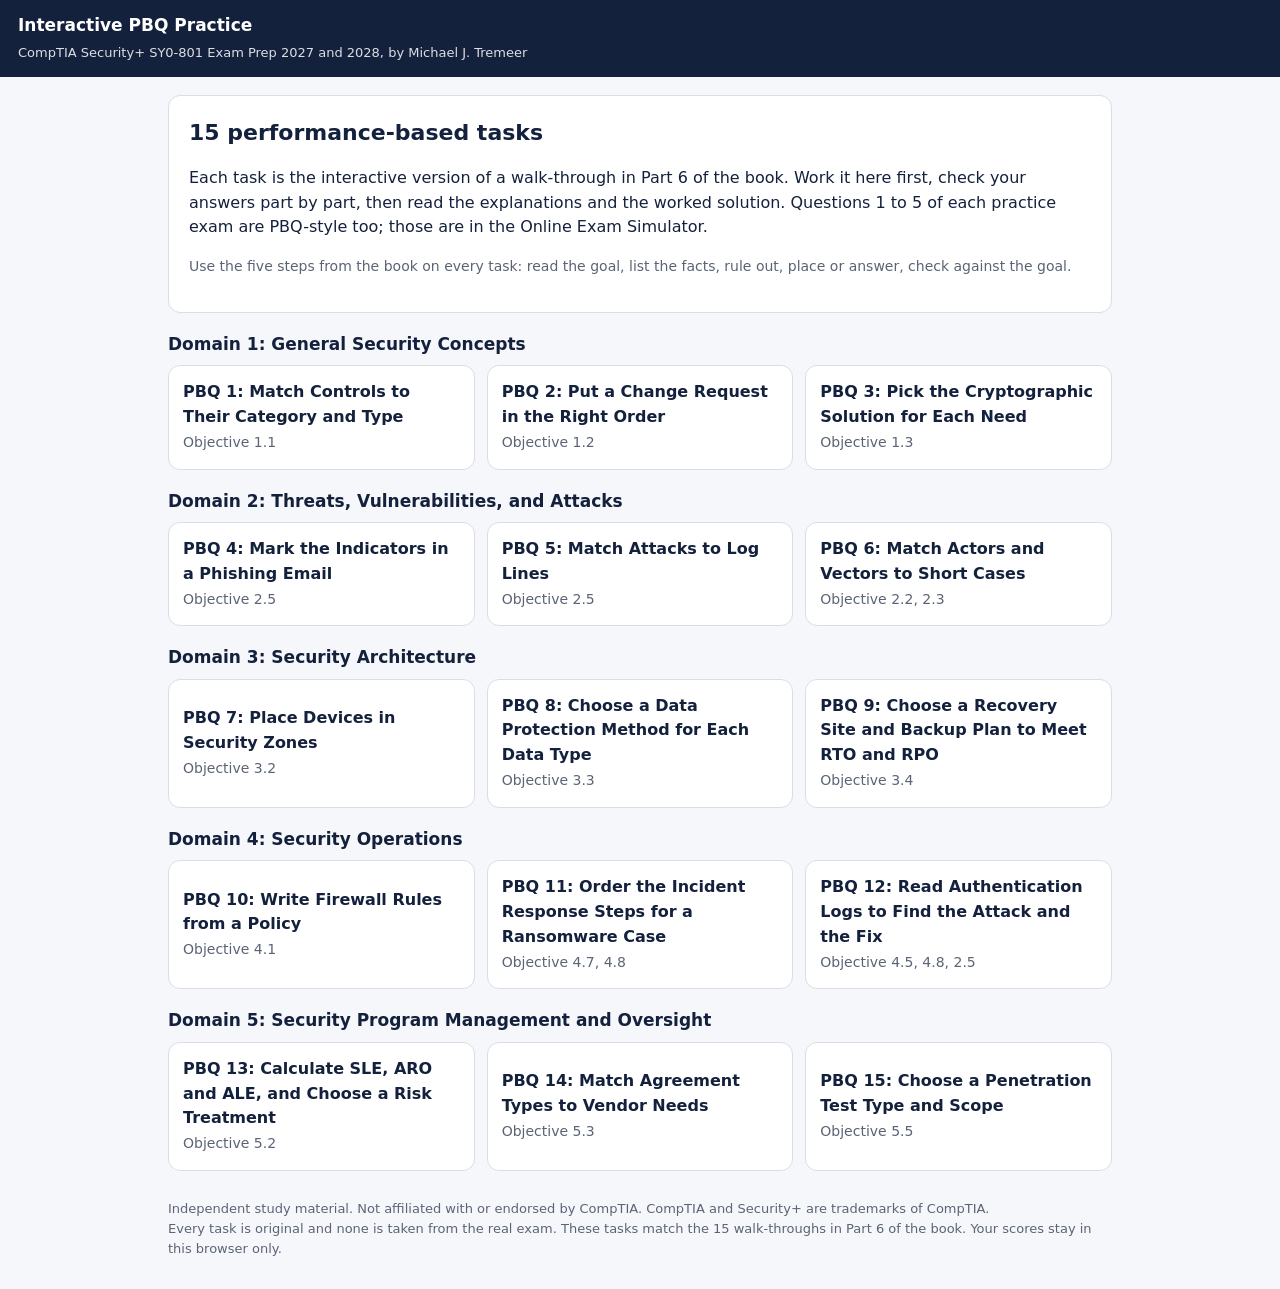
<file: pbq/index.html>
<!DOCTYPE html>
<html lang="en">
<head>
<meta charset="utf-8">
<meta name="viewport" content="width=device-width, initial-scale=1">
<title>Interactive PBQ Practice: CompTIA Security+ SY0-801 Exam Prep</title>
<style>

:root{--ink:#14213d;--muted:#5b6475;--bg:#f6f7fb;--card:#fff;--line:#d9dde7;--accent:#0f766e;--accent2:#e9f5f3;--warn:#b45309;--bad:#b42318;--good:#067647;--flag:#7c3aed}
*{box-sizing:border-box}
body{margin:0;font:16px/1.55 system-ui,-apple-system,"Segoe UI",Roboto,Arial,sans-serif;color:var(--ink);background:var(--bg)}
header{background:var(--ink);color:#fff;padding:12px 18px;display:flex;align-items:center;gap:14px;flex-wrap:wrap;position:sticky;top:0;z-index:5}
header h1{font-size:17px;margin:0;font-weight:650;flex:1;min-width:200px}
#clock{font:600 20px/1 ui-monospace,Consolas,monospace;padding:6px 10px;border-radius:8px;background:#ffffff1a}
#clock.low{background:var(--warn)}
main{max-width:980px;margin:0 auto;padding:18px}
.card{background:var(--card);border:1px solid var(--line);border-radius:12px;padding:20px;margin-bottom:16px}
h2{font-size:22px;margin:0 0 10px}
h3{font-size:17px;margin:18px 0 8px}
button{font:inherit;border-radius:8px;border:1px solid var(--line);background:#fff;color:var(--ink);padding:9px 14px;cursor:pointer}
button.primary{background:var(--accent);border-color:var(--accent);color:#fff;font-weight:600}
button:disabled{opacity:.45;cursor:default}
button:focus-visible,select:focus-visible,input:focus-visible{outline:3px solid #0f766e66;outline-offset:2px}
.row{display:flex;gap:10px;flex-wrap:wrap;align-items:center}
.modes{display:grid;grid-template-columns:repeat(auto-fit,minmax(260px,1fr));gap:14px}
.mode{border:1px solid var(--line);border-radius:12px;padding:16px;background:#fff}
.mode h3{margin-top:0}
.muted{color:var(--muted);font-size:14px}
select,input[type=number]{font:inherit;padding:7px 9px;border-radius:8px;border:1px solid var(--line);background:#fff}
.qhead{display:flex;justify-content:space-between;gap:10px;flex-wrap:wrap;color:var(--muted);font-size:14px;margin-bottom:8px}
.stem{font-size:17px;margin:0 0 14px}
.opt{display:flex;gap:10px;align-items:flex-start;border:1px solid var(--line);border-radius:10px;padding:10px 12px;margin:8px 0;cursor:pointer;background:#fff}
.opt:hover{border-color:var(--accent)}
.opt input{margin-top:5px}
.opt.right{border-color:var(--good);background:#ecfdf3}
.opt.wrong{border-color:var(--bad);background:#fef3f2}
.why{font-size:14.5px;margin:4px 0 0}
table{border-collapse:collapse;width:100%;margin:8px 0;font-size:15px}
th,td{border:1px solid var(--line);padding:7px 9px;text-align:left;vertical-align:top}
th{background:#eef1f7}
.pbqsel{min-width:150px;margin:2px 0}
.part-ok{color:var(--good);font-weight:600}.part-bad{color:var(--bad);font-weight:600}
.nav{display:flex;flex-wrap:wrap;gap:6px;margin-top:10px}
.nav button{width:42px;padding:6px 0;font-size:14px}
.nav .ans{background:var(--accent2);border-color:var(--accent)}
.nav .cur{outline:3px solid var(--ink)}
.nav .flg{box-shadow:inset 0 -4px 0 var(--flag)}
.badge{display:inline-block;font-size:12.5px;padding:2px 8px;border-radius:99px;background:#eef1f7;color:var(--ink)}
.flagged{background:#f3e8ff;color:var(--flag)}
.bar{height:10px;background:#eef1f7;border-radius:99px;overflow:hidden;min-width:120px}
.bar span{display:block;height:100%;background:var(--accent)}
.bar span.low{background:var(--warn)}
.verdict{font-weight:700}
.right-t{color:var(--good)}.wrong-t{color:var(--bad)}
footer{max-width:980px;margin:0 auto;padding:10px 18px 30px;color:var(--muted);font-size:13px}
.hidden{display:none}
.explain{border-left:4px solid var(--accent);background:var(--accent2);padding:10px 12px;border-radius:0 8px 8px 0;margin-top:12px}
@media (max-width:600px){main{padding:10px}.card{padding:14px}header h1{font-size:15px}.nav button{width:38px}}
select{max-width:100%}

@media (max-width:600px){#app table{display:block;overflow-x:auto}}
.item{border:1px solid var(--line);border-radius:10px;padding:10px 12px;margin:10px 0;background:#fff}
.item .lab{font-weight:600;margin-bottom:6px}
.item.ok{border-color:var(--good);background:#ecfdf3}.item.no{border-color:var(--bad);background:#fef3f2}
.item select{max-width:100%}
.item input[type=text]{font:inherit;padding:7px 9px;border-radius:8px;border:1px solid var(--line);width:200px}
.steplist li{margin:6px 0}
.tasklist{display:grid;grid-template-columns:repeat(auto-fit,minmax(280px,1fr));gap:12px}
.task{border:1px solid var(--line);border-radius:12px;padding:14px;background:#fff;cursor:pointer;text-align:left}
.task:hover{border-color:var(--accent)}
</style>
</head>
<body>
<header><h1>Interactive PBQ Practice<br><span style="font-weight:400;font-size:13px;opacity:.85">CompTIA Security+ SY0-801 Exam Prep 2027 and 2028, by Michael J. Tremeer</span></h1></header>
<main id="app"></main>
<footer>Independent study material. Not affiliated with or endorsed by CompTIA. CompTIA and Security+ are trademarks of CompTIA.<br>Every task is original and none is taken from the real exam. These tasks match the 15 walk-throughs in Part 6 of the book. Your scores stay in this browser only.</footer>
<script>
const PBQ = [{"id":"PBQ-01","number":1,"domain":1,"objective":"1.1","title":"Match Controls to Their Category and Type","stem":"You are the new security analyst at Kestrel Freight. An auditor asks you to label eight controls in the security plan. Goal: give each control one category and its main type.","exhibit":"| # | Control |\n|---|---|\n| 1 | A firewall rule that blocks all inbound Telnet traffic |\n| 2 | Signs in the car park that say \"This area is monitored by cameras\" |\n| 3 | A SIEM rule that raises an alert after five failed logins on one account |\n| 4 | An acceptable use policy that every new hire must sign |\n| 5 | Every Monday, a security officer reviews last week's door badge records |\n| 6 | An old lab machine that cannot be patched is moved to its own isolated network segment until it is replaced |\n| 7 | A lock on the server room door |\n| 8 | IT staff restore a deleted folder from last night's backup |\n\nCategories: Technical, Managerial, Operational, Physical.\nTypes: Preventive, Deterring, Detective, Corrective, Compensating, Directive.","task":"For each control, choose one category and one type. Each category and type may be used more than once.","items":[{"key":"1","label":"1. A firewall rule that blocks all inbound Telnet traffic","kind":"select","parts":[[["Technical","Technical"],["Managerial","Managerial"],["Operational","Operational"],["Physical","Physical"]],[["Preventive","Preventive"],["Deterring","Deterring"],["Detective","Detective"],["Corrective","Corrective"],["Compensating","Compensating"],["Directive","Directive"]]],"key_parts":["Technical","Preventive"]},{"key":"2","label":"2. Signs in the car park that say \"This area is monitored by cameras\"","kind":"select","parts":[[["Technical","Technical"],["Managerial","Managerial"],["Operational","Operational"],["Physical","Physical"]],[["Preventive","Preventive"],["Deterring","Deterring"],["Detective","Detective"],["Corrective","Corrective"],["Compensating","Compensating"],["Directive","Directive"]]],"key_parts":["Physical","Deterring"]},{"key":"3","label":"3. A SIEM rule that raises an alert after five failed logins on one account","kind":"select","parts":[[["Technical","Technical"],["Managerial","Managerial"],["Operational","Operational"],["Physical","Physical"]],[["Preventive","Preventive"],["Deterring","Deterring"],["Detective","Detective"],["Corrective","Corrective"],["Compensating","Compensating"],["Directive","Directive"]]],"key_parts":["Technical","Detective"]},{"key":"4","label":"4. An acceptable use policy that every new hire must sign","kind":"select","parts":[[["Technical","Technical"],["Managerial","Managerial"],["Operational","Operational"],["Physical","Physical"]],[["Preventive","Preventive"],["Deterring","Deterring"],["Detective","Detective"],["Corrective","Corrective"],["Compensating","Compensating"],["Directive","Directive"]]],"key_parts":["Managerial","Directive"]},{"key":"5","label":"5. Every Monday, a security officer reviews last week's door badge records","kind":"select","parts":[[["Technical","Technical"],["Managerial","Managerial"],["Operational","Operational"],["Physical","Physical"]],[["Preventive","Preventive"],["Deterring","Deterring"],["Detective","Detective"],["Corrective","Corrective"],["Compensating","Compensating"],["Directive","Directive"]]],"key_parts":["Operational","Detective"]},{"key":"6","label":"6. An old lab machine that cannot be patched is moved to its own isolated network segment until it is replaced","kind":"select","parts":[[["Technical","Technical"],["Managerial","Managerial"],["Operational","Operational"],["Physical","Physical"]],[["Preventive","Preventive"],["Deterring","Deterring"],["Detective","Detective"],["Corrective","Corrective"],["Compensating","Compensating"],["Directive","Directive"]]],"key_parts":["Technical","Compensating"]},{"key":"7","label":"7. A lock on the server room door","kind":"select","parts":[[["Technical","Technical"],["Managerial","Managerial"],["Operational","Operational"],["Physical","Physical"]],[["Preventive","Preventive"],["Deterring","Deterring"],["Detective","Detective"],["Corrective","Corrective"],["Compensating","Compensating"],["Directive","Directive"]]],"key_parts":["Physical","Preventive"]},{"key":"8","label":"8. IT staff restore a deleted folder from last night's backup","kind":"select","parts":[[["Technical","Technical"],["Managerial","Managerial"],["Operational","Operational"],["Physical","Physical"]],[["Preventive","Preventive"],["Deterring","Deterring"],["Detective","Detective"],["Corrective","Corrective"],["Compensating","Compensating"],["Directive","Directive"]]],"key_parts":["Operational","Corrective"]}],"answer":{"1":"Technical, Preventive","2":"Physical, Deterring","3":"Technical, Detective","4":"Managerial, Directive","5":"Operational, Detective","6":"Technical, Compensating","7":"Physical, Preventive","8":"Operational, Corrective"},"explain":{"1":"Right. A firewall is technology, and a deny rule stops the traffic before harm is done.","2":"Right. A sign is part of the physical site, and its job is to discourage. The cameras themselves would be detective; the sign alone only deters.","3":"Right. The SIEM is technology, and an alert finds an incident as it happens.","4":"Right. A policy is a management decision and it tells people what they must do.","5":"Right. A person does the review as daily work (operational), and the review finds problems after they happen (detective).","6":"Right. The isolation is done with network technology, and it stands in for patching, which cannot be done.","7":"Right. A lock protects the site and stops entry.","8":"Right. Staff carry out the restore as daily work, and it fixes the damage after the deletion."},"steps":["Read the goal. Every control gets two labels: who or what carries it out (category) and what it does about an incident (type).","List the facts. Look for the doer in each line: a firewall and a SIEM are technology; a policy is a management decision; a person reviewing records or restoring files is daily operational work; signs and locks protect the site.","Rule out. Directive belongs only to controls that tell people what to do (the policy). Compensating belongs only to a substitute for a control that cannot be used (the unpatchable machine). Corrective needs damage that is being fixed (the restore).","Place. Firewall: Technical, Preventive. Camera signs: Physical, Deterring (the sign discourages; it records nothing). SIEM alert: Technical, Detective. Policy: Managerial, Directive. Badge record review: Operational, Detective. Isolating the old machine: Technical, Compensating. Server room lock: Physical, Preventive. Restoring the folder: Operational, Corrective.","Check. Each control has one category and at least one sensible type, and no control is labeled for something it does not do: the sign does not detect, and the badge review does not prevent."],"wrong_moves":["Labeling the camera sign as Detective. The sign records nothing; it deters.","Labeling the badge review as Managerial. Ask who carries it out: a person doing a routine task makes it Operational.","Labeling the isolated machine as Preventive. It does prevent some attacks, but its purpose here is to stand in for the missing patch, which makes it Compensating.","Calling the restore Technical. The backup system is technology, but the control described is staff restoring data as part of their work."]},{"id":"PBQ-02","number":2,"domain":1,"objective":"1.2","title":"Put a Change Request in the Right Order","stem":"Redwater Dental must upgrade the firmware on its main firewall. The firewall also carries the site to site VPN to the second clinic. Goal: put the change steps in the correct order, and choose the backout plan.","exhibit":"Steps (shown in random order):\n- A. The change advisory board (CAB) reviews the request and approves it for Saturday's maintenance window\n- B. Update the network diagram, the change record and the configuration in version control\n- C. Raise a change request that names the change owner and the stakeholders (both clinics)\n- D. Test the new firmware on the lab firewall, record the results, and write the backout plan\n- E. Carry out the upgrade during the maintenance window\n- F. Analyze the impact: the VPN depends on the firewall, there will be downtime, and the firewall will restart\n- G. Verify that web traffic and the VPN work; if they do not, carry out the backout plan\n\nBackout plan choices:\n- 1. Keep the old firmware image and a saved copy of the configuration, and roll back to them if tests fail\n- 2. If the upgrade fails, keep fixing it in place until it works (fail forward)\n- 3. No backout plan is needed because the change was tested in the lab\n- 4. Ask users to report any problems on Monday","task":"Drag steps A to G into the correct order, then choose the best backout plan.","items":[{"key":"order","label":"Put steps A to G in order (first to last)","kind":"order","parts":[[["A","A"],["B","B"],["C","C"],["D","D"],["E","E"],["F","F"],["G","G"]],[["A","A"],["B","B"],["C","C"],["D","D"],["E","E"],["F","F"],["G","G"]],[["A","A"],["B","B"],["C","C"],["D","D"],["E","E"],["F","F"],["G","G"]],[["A","A"],["B","B"],["C","C"],["D","D"],["E","E"],["F","F"],["G","G"]],[["A","A"],["B","B"],["C","C"],["D","D"],["E","E"],["F","F"],["G","G"]],[["A","A"],["B","B"],["C","C"],["D","D"],["E","E"],["F","F"],["G","G"]],[["A","A"],["B","B"],["C","C"],["D","D"],["E","E"],["F","F"],["G","G"]]],"key_parts":["C","F","D","A","E","G","B"]},{"key":"backout","label":"Best backout plan","kind":"select","parts":[[["1","1. Keep the old firmware image and a saved copy of the configuration, and roll back to them if tests fail"],["2","2. If the upgrade fails, keep fixing it in place until it works (fail forward)"],["3","3. No backout plan is needed because the change was tested in the lab"],["4","4. Ask users to report any problems on Monday"]]],"key_parts":["1"]}],"answer":{"order":"C, F, D, A, E, G, B","backout":"1"},"explain":{"order":"Right. C, F, D, A, E, G, B. The CAB approves only after it has the impact analysis, test results and backout plan, and documentation is updated once the change is verified.","backout":"Right. Choice 1 is a real backout plan: the old firmware and saved configuration let the team return to the last working state inside the window. Choice 2 (fail forward) is a deliberate decision to fix in place, not a way back, and can leave both clinics down. Choice 3 ignores that production can differ from the lab. Choice 4 finds problems days late and restores nothing."},"steps":["Read the goal. A safe change follows a fixed path: request, analysis, testing and planning, approval, carry out, verify, record.","List the facts. The firewall is a dependency for the VPN, so the change causes downtime for both clinics and a restart. That is why the impact analysis and a maintenance window matter.","Rule out. Approval cannot come before the CAB has the impact analysis, test results and backout plan. Documentation updates come last, after the change is verified. For the backout plan, rule out 3 (lab tests do not remove the need for a way back) and 4 (that is not a plan).","Place. C (request with owner and stakeholders), F (impact analysis), D (test and backout plan), A (CAB approval and window), E (implement), G (verify, back out if needed), B (update diagrams, records and version control). Backout plan: 1.","Check. Every step has what it needs before it: the CAB sees the impact and test results; the team can roll back during the window; the records match the new state at the end."],"wrong_moves":["Putting CAB approval first. The CAB needs the impact analysis, test results and backout plan to decide.","Forgetting the dependency. The VPN to the second clinic goes down with the firewall, so the second clinic is a stakeholder.","Updating documentation before verifying. If the team backs out, the records would then be wrong.","Choosing fail forward as the backout plan. Fail forward is a choice made when rolling back is impossible or riskier; it is not a backout plan."]},{"id":"PBQ-03","number":3,"domain":1,"objective":"1.3","title":"Pick the Cryptographic Solution for Each Need","stem":"Larkspur Accounting lists six security needs. Goal: choose the one cryptographic solution that best meets each need.","exhibit":"| # | Need |\n|---|---|\n| 1 | Laptops left in taxis must not expose any client files |\n| 2 | The customer portal must store user passwords so that a stolen database does not reveal them |\n| 3 | Clients must be able to prove that a software update came from Larkspur and was not changed |\n| 4 | If an employee leaves, the company must still be able to decrypt the files that employee encrypted |\n| 5 | Browsers must check, with one small query, whether the portal's certificate has been revoked |\n| 6 | One certificate must cover the portal, the shop and the mail server, all in the same domain |\n\nSolutions: A. Full disk encryption with AES-256; B. Salted password hashing with a slow password hashing function; C. Digital signature (code signing); D. Key escrow; E. OCSP; F. Wildcard certificate; G. MD5 hash; H. Self-signed certificate; I. Certificate revocation list (CRL) downloaded once a week","task":"Match each need to one solution. Some solutions are not used.","items":[{"key":"1","label":"1. Laptops left in taxis must not expose any client files","kind":"select","parts":[[["A","A. Full disk encryption with AES-256"],["B","B. Salted password hashing with a slow password hashing function"],["C","C. Digital signature (code signing)"],["D","D. Key escrow"],["E","E. OCSP"],["F","F. Wildcard certificate"],["G","G. MD5 hash"],["H","H. Self-signed certificate"],["I","I. Certificate revocation list (CRL) downloaded once a week"]]],"key_parts":["A"]},{"key":"2","label":"2. The customer portal must store user passwords so that a stolen database does not reveal them","kind":"select","parts":[[["A","A. Full disk encryption with AES-256"],["B","B. Salted password hashing with a slow password hashing function"],["C","C. Digital signature (code signing)"],["D","D. Key escrow"],["E","E. OCSP"],["F","F. Wildcard certificate"],["G","G. MD5 hash"],["H","H. Self-signed certificate"],["I","I. Certificate revocation list (CRL) downloaded once a week"]]],"key_parts":["B"]},{"key":"3","label":"3. Clients must be able to prove that a software update came from Larkspur and was not changed","kind":"select","parts":[[["A","A. Full disk encryption with AES-256"],["B","B. Salted password hashing with a slow password hashing function"],["C","C. Digital signature (code signing)"],["D","D. Key escrow"],["E","E. OCSP"],["F","F. Wildcard certificate"],["G","G. MD5 hash"],["H","H. Self-signed certificate"],["I","I. Certificate revocation list (CRL) downloaded once a week"]]],"key_parts":["C"]},{"key":"4","label":"4. If an employee leaves, the company must still be able to decrypt the files that employee encrypted","kind":"select","parts":[[["A","A. Full disk encryption with AES-256"],["B","B. Salted password hashing with a slow password hashing function"],["C","C. Digital signature (code signing)"],["D","D. Key escrow"],["E","E. OCSP"],["F","F. Wildcard certificate"],["G","G. MD5 hash"],["H","H. Self-signed certificate"],["I","I. Certificate revocation list (CRL) downloaded once a week"]]],"key_parts":["D"]},{"key":"5","label":"5. Browsers must check, with one small query, whether the portal's certificate has been revoked","kind":"select","parts":[[["A","A. Full disk encryption with AES-256"],["B","B. Salted password hashing with a slow password hashing function"],["C","C. Digital signature (code signing)"],["D","D. Key escrow"],["E","E. OCSP"],["F","F. Wildcard certificate"],["G","G. MD5 hash"],["H","H. Self-signed certificate"],["I","I. Certificate revocation list (CRL) downloaded once a week"]]],"key_parts":["E"]},{"key":"6","label":"6. One certificate must cover the portal, the shop and the mail server, all in the same domain","kind":"select","parts":[[["A","A. Full disk encryption with AES-256"],["B","B. Salted password hashing with a slow password hashing function"],["C","C. Digital signature (code signing)"],["D","D. Key escrow"],["E","E. OCSP"],["F","F. Wildcard certificate"],["G","G. MD5 hash"],["H","H. Self-signed certificate"],["I","I. Certificate revocation list (CRL) downloaded once a week"]]],"key_parts":["F"]}],"answer":{"1":"A","2":"B","3":"C","4":"D","5":"E","6":"F"},"explain":{"1":"Right. Full disk encryption protects every file on a lost device. File encryption would leave files the user forgot to encrypt.","2":"Right. A unique salt per password defeats precomputed tables, and a slow hashing function makes each guess expensive. Passwords are hashed, not encrypted, because they never need to be read back.","3":"Right. A digital signature made with Larkspur's private key proves who signed the update and that it was not changed (integrity and non-repudiation).","4":"Right. Key escrow keeps a protected copy of encryption keys so data can be recovered.","5":"Right. OCSP asks a responder about one certificate and returns a signed good, revoked or unknown answer. A CRL is a full list and can be out of date.","6":"Right. A wildcard certificate covers every name at one level of the domain. If the names were in different domains, a certificate listing each name would be needed instead."},"steps":["Read the goal. Six needs, six best answers. Some solutions are traps.","List the facts. Need 1 is data at rest on a whole device. Need 2 is password storage. Need 3 is proof of origin and integrity. Need 4 is key recovery. Need 5 is a real-time revocation check. Need 6 is many names in one domain.","Rule out. G (MD5) is broken for security and is not a password hashing method. H (self-signed) is not trusted by clients. I (a weekly CRL) is a list that clients must download, and it can be days old, so it fails the 'one small query' requirement.","Place. 1 A, 2 B, 3 C, 4 D, 5 E, 6 F.","Check. Full disk encryption protects everything on a lost laptop. Salting stops precomputed lookup attacks, and a slow function slows guessing. A signature made with the private key proves origin and integrity. Escrow gives a recovery copy of encryption keys. OCSP answers about one certificate. A wildcard covers names at one level of the domain."],"wrong_moves":["Choosing encryption for passwords. Encrypted passwords can be decrypted by anyone who steals the key; hashing is one way.","Choosing MD5 because it is a hash. MD5 has known collision attacks and is far too fast for passwords.","Choosing the CRL for need 5. It works for revocation, but not with one small, current query.","Using key escrow for a signing key. Escrow is for encryption keys; escrowing a signing key weakens non-repudiation."]},{"id":"PBQ-04","number":4,"domain":2,"objective":"2.5","title":"Mark the Indicators in a Phishing Email","stem":"Dana Ortiz works in accounts payable at Harbor Lane Clinic. She forwards this email to the security team. Goal: mark every line that is an indicator of a malicious email, name the attack, and choose what Dana should do.","exhibit":"| Line | Email content |\n|---|---|\n| 1 | From: \"Accounts Team, Bayside Medical Supply\" (sending address on the domain baysidemedica1-supply.example.com, with the number 1 in place of the letter l) |\n| 2 | Reply-To: a different address on a free mail service |\n| 3 | To: Dana Ortiz (her correct work address) |\n| 4 | Subject: URGENT: Invoice 4471 overdue, your account will be suspended today |\n| 5 | Hi Dana, |\n| 6 | Our bank details have changed. Please pay invoice 4471 to the new account below before 3 pm today. |\n| 7 | Attachment: Invoice_4471.pdf.exe |\n| 8 | Signature: Bayside Medical Supply's real street address and main phone number |\n\nAttack choices: A. Whaling; B. Spear phishing; C. Vishing; D. Smishing\nResponse choices: 1. Reply and ask the sender to confirm; 2. Open the attachment to check the invoice; 3. Report it with the report button and confirm any bank change by calling the supplier on the number already on file; 4. Delete it and tell no one","task":"Mark each line Indicator or Not an indicator. Then choose the attack and the response.","items":[{"key":"1","label":"Line 1: From: \"Accounts Team, Bayside Medical Supply\" (sending address on the domain baysidemedica1-supply.example.com, with the number 1 in place of the letter l)","kind":"select","parts":[[["Indicator","Indicator"],["Not an indicator","Not an indicator"]]],"key_parts":["Indicator"]},{"key":"2","label":"Line 2: Reply-To: a different address on a free mail service","kind":"select","parts":[[["Indicator","Indicator"],["Not an indicator","Not an indicator"]]],"key_parts":["Indicator"]},{"key":"3","label":"Line 3: To: Dana Ortiz (her correct work address)","kind":"select","parts":[[["Indicator","Indicator"],["Not an indicator","Not an indicator"]]],"key_parts":["Not an indicator"]},{"key":"4","label":"Line 4: Subject: URGENT: Invoice 4471 overdue, your account will be suspended today","kind":"select","parts":[[["Indicator","Indicator"],["Not an indicator","Not an indicator"]]],"key_parts":["Indicator"]},{"key":"5","label":"Line 5: Hi Dana,","kind":"select","parts":[[["Indicator","Indicator"],["Not an indicator","Not an indicator"]]],"key_parts":["Not an indicator"]},{"key":"6","label":"Line 6: Our bank details have changed. Please pay invoice 4471 to the new account below before 3 pm today.","kind":"select","parts":[[["Indicator","Indicator"],["Not an indicator","Not an indicator"]]],"key_parts":["Indicator"]},{"key":"7","label":"Line 7: Attachment: Invoice_4471.pdf.exe","kind":"select","parts":[[["Indicator","Indicator"],["Not an indicator","Not an indicator"]]],"key_parts":["Indicator"]},{"key":"8","label":"Line 8: Signature: Bayside Medical Supply's real street address and main phone number","kind":"select","parts":[[["Indicator","Indicator"],["Not an indicator","Not an indicator"]]],"key_parts":["Not an indicator"]},{"key":"attack","label":"The attack","kind":"select","parts":[[["A","A. Whaling"],["B","B. Spear phishing"],["C","C. Vishing"],["D","D. Smishing"]]],"key_parts":["B"]},{"key":"response","label":"The response","kind":"select","parts":[[["1","1. Reply and ask the sender to confirm"],["2","2. Open the attachment to check the invoice"],["3","3. Report it with the report button and confirm any bank change by calling the supplier on the number already on file"],["4","4. Delete it and tell no one"]]],"key_parts":["3"]}],"answer":{"1":"Indicator","2":"Indicator","3":"Not an indicator","4":"Indicator","5":"Not an indicator","6":"Indicator","7":"Indicator","8":"Not an indicator","attack":"B","response":"3"},"explain":{"1":"Right. The domain swaps a letter for a number to look like the real supplier: a look-alike domain.","2":"Right. A Reply-To address that differs from the sender sends Dana's reply to the attacker.","3":"Right. A correct address is normal and easy to find; it is not a warning sign.","4":"Right. Urgency and threats are pressure tactics.","5":"Right. Using her name is normal, though it shows the email was targeted.","6":"Right. A sudden change of bank details is the classic sign of payment fraud.","7":"Right. A double extension hides an executable program behind a document name.","8":"Right. Public contact details are easy to copy, so they prove nothing either way.","attack":"Right. B, spear phishing: a targeted email to a named person. A is wrong because whaling targets senior executives. C is voice calls. D is text messages.","response":"Right. 3. Reporting lets the security team block it for everyone, and calling a known number verifies the change safely. 1 replies to the attacker. 2 runs the malware. 4 leaves colleagues exposed."},"steps":["Read the goal. Find the warning signs, name the type of phishing, and pick the safe action.","List the facts. A look-alike domain, a different reply address, urgency and a threat, a change of bank details, an executable file disguised as a PDF. The email uses Dana's name and her real job.","Rule out. Her correct address, her first name and a real street address prove nothing: attackers copy them easily, so they are not indicators by themselves. For the attack, vishing is voice and smishing is text messages; whaling targets senior executives, and Dana is a clerk.","Place. Indicators: lines 1, 2, 4, 6, 7. Not indicators: 3, 5, 8. Attack: B, spear phishing (targeted at a named person with details about her job; its aim, a fraudulent payment, is business email compromise). Response: 3.","Check. Every indicator is something a real supplier would not do. The response reports the email and verifies through a channel the attacker does not control."],"wrong_moves":["Marking the signature as safe proof. Copied details make an email look real; they do not make it real.","Calling it whaling because money is involved. Whaling is about the target's seniority, not the amount.","Calling the number in the email to check. The attacker controls that number; use the one on file."]},{"id":"PBQ-05","number":5,"domain":2,"objective":"2.5","title":"Match Attacks to Log Lines","stem":"The SIEM at Cobalt Ridge Bank flagged six log extracts overnight. Goal: name the attack shown by each extract.","exhibit":"| # | Log extract (simplified) |\n|---|---|\n| 1 | Web server: GET /download?file=../../../../etc/passwd from 203.0.113.50, status 200 |\n| 2 | Web server: GET /products?id=10' OR '1'='1 from 203.0.113.50, status 200, 4,812 rows returned |\n| 3 | Login service: 02:10 to 02:40, one failed login for each of 60 different accounts, all from 198.51.100.7, all with the same password |\n| 4 | Login service: account mlee, successful login from Chicago at 09:02, then from Singapore at 09:20 |\n| 5 | Order application: field \"postcode\" received 5,000 characters of the letter A; the application stopped and restarted |\n| 6 | Login service: 900 failed logins for the account admin from 198.51.100.9 in 10 minutes, then one success |\n\nAttack choices: A. Directory traversal; B. SQL injection; C. Password spraying; D. Impossible travel; E. Buffer overflow; F. Brute force; G. Cross-site scripting; H. Replay","task":"Match each log extract to one attack. Some choices are not used.","items":[{"key":"1","label":"1. Web server: GET /download?file=../../../../etc/passwd from 203.0.113.50, status 200","kind":"select","parts":[[["A","A. Directory traversal"],["B","B. SQL injection"],["C","C. Password spraying"],["D","D. Impossible travel"],["E","E. Buffer overflow"],["F","F. Brute force"],["G","G. Cross-site scripting"],["H","H. Replay"]]],"key_parts":["A"]},{"key":"2","label":"2. Web server: GET /products?id=10' OR '1'='1 from 203.0.113.50, status 200, 4,812 rows returned","kind":"select","parts":[[["A","A. Directory traversal"],["B","B. SQL injection"],["C","C. Password spraying"],["D","D. Impossible travel"],["E","E. Buffer overflow"],["F","F. Brute force"],["G","G. Cross-site scripting"],["H","H. Replay"]]],"key_parts":["B"]},{"key":"3","label":"3. Login service: 02:10 to 02:40, one failed login for each of 60 different accounts, all from 198.51.100.7, all with the same password","kind":"select","parts":[[["A","A. Directory traversal"],["B","B. SQL injection"],["C","C. Password spraying"],["D","D. Impossible travel"],["E","E. Buffer overflow"],["F","F. Brute force"],["G","G. Cross-site scripting"],["H","H. Replay"]]],"key_parts":["C"]},{"key":"4","label":"4. Login service: account mlee, successful login from Chicago at 09:02, then from Singapore at 09:20","kind":"select","parts":[[["A","A. Directory traversal"],["B","B. SQL injection"],["C","C. Password spraying"],["D","D. Impossible travel"],["E","E. Buffer overflow"],["F","F. Brute force"],["G","G. Cross-site scripting"],["H","H. Replay"]]],"key_parts":["D"]},{"key":"5","label":"5. Order application: field \"postcode\" received 5,000 characters of the letter A; the application stopped and restarted","kind":"select","parts":[[["A","A. Directory traversal"],["B","B. SQL injection"],["C","C. Password spraying"],["D","D. Impossible travel"],["E","E. Buffer overflow"],["F","F. Brute force"],["G","G. Cross-site scripting"],["H","H. Replay"]]],"key_parts":["E"]},{"key":"6","label":"6. Login service: 900 failed logins for the account admin from 198.51.100.9 in 10 minutes, then one success","kind":"select","parts":[[["A","A. Directory traversal"],["B","B. SQL injection"],["C","C. Password spraying"],["D","D. Impossible travel"],["E","E. Buffer overflow"],["F","F. Brute force"],["G","G. Cross-site scripting"],["H","H. Replay"]]],"key_parts":["F"]}],"answer":{"1":"A","2":"B","3":"C","4":"D","5":"E","6":"F"},"explain":{"1":"Right. Directory traversal uses ../ to reach files outside the web folder. Status 200 suggests it worked.","2":"Right. SQL injection: the quote ends the input, and OR '1'='1 makes the condition always true, so every row returns.","3":"Right. Password spraying: one common password tried once against many accounts, slowly, to avoid lockouts.","4":"Right. Impossible travel: no one can travel from Chicago to Singapore in 18 minutes. Check for a VPN, but treat it as a likely stolen credential.","5":"Right. Buffer overflow: input far longer than the field expects, causing a crash.","6":"Right. Brute force: many passwords against one account until one works."},"steps":["Read the goal. One attack per extract.","List the facts. Extract 1 climbs folders with ../. Extract 2 puts a quote and an always-true test into a parameter. Extract 3 is one password across many accounts. Extract 4 is two distant cities 18 minutes apart. Extract 5 is far too much input followed by a crash. Extract 6 is many passwords against one account.","Rule out. Cross-site scripting would show script tags in input. Replay would show the same captured token or request sent again. Neither appears.","Place. 1 A, 2 B, 3 C, 4 D, 5 E, 6 F.","Check. Spraying and brute force differ by pattern: few passwords and many accounts (3) versus many passwords and one account (6)."],"wrong_moves":["Swapping spraying and brute force. Count the accounts and the passwords.","Calling extract 2 cross-site scripting. Database logic in the input (quotes, OR, SQL words) means injection.","Ignoring status codes. A 200 after a traversal or injection attempt means the attack may have succeeded and needs urgent follow-up."]},{"id":"PBQ-06","number":6,"domain":2,"objective":"2.2, 2.3","title":"Match Actors and Vectors to Short Cases","stem":"An analyst at Granite Works reads five incident summaries. Goal: name the most likely threat actor and the threat vector in each case.","exhibit":"| Case | Summary |\n|---|---|\n| 1 | A developer was dismissed last month. His VPN account was never disabled. Last night he logged in through the VPN and deleted the project he had worked on. |\n| 2 | USB drives labeled \"Salaries 2027\" were left in the car park. An employee plugged one in; ransomware spread and a group demanded payment in cryptocurrency. |\n| 3 | The company's website was changed to show a protest message about its environmental record. The attackers got in through a compromised plug-in supplied by a web design vendor. |\n| 4 | Custom, never-seen malware stayed hidden on a defense contractor's network for 18 months, copying designs. Engineers were infected when they visited an industry forum site that had been compromised. |\n| 5 | Staff received text messages with a link to a fake login page made from a cheap ready-made kit. The sender later boasted about it online. |\n\nActors: A. Insider; B. Crime syndicate; C. Hacktivist; D. State-sponsored; E. Unskilled attacker\nVectors: 1. Remote access (VPN); 2. Removable media; 3. Supply chain; 4. Watering hole; 5. Message-based (SMS)","task":"For each case, choose one actor and one vector. Each is used once.","items":[{"key":"case1","label":"Case 1: A developer was dismissed last month. His VPN account was never disabled. Last night he logged in through the VPN and deleted the project he had worked on.","kind":"select","parts":[[["A","A. Insider"],["B","B. Crime syndicate"],["C","C. Hacktivist"],["D","D. State-sponsored"],["E","E. Unskilled attacker"]],[["1","1. Remote access (VPN)"],["2","2. Removable media"],["3","3. Supply chain"],["4","4. Watering hole"],["5","5. Message-based (SMS)"]]],"key_parts":["A","1"]},{"key":"case2","label":"Case 2: USB drives labeled \"Salaries 2027\" were left in the car park. An employee plugged one in; ransomware spread and a group demanded payment in cryptocurrency.","kind":"select","parts":[[["A","A. Insider"],["B","B. Crime syndicate"],["C","C. Hacktivist"],["D","D. State-sponsored"],["E","E. Unskilled attacker"]],[["1","1. Remote access (VPN)"],["2","2. Removable media"],["3","3. Supply chain"],["4","4. Watering hole"],["5","5. Message-based (SMS)"]]],"key_parts":["B","2"]},{"key":"case3","label":"Case 3: The company's website was changed to show a protest message about its environmental record. The attackers got in through a compromised plug-in supplied by a web design vendor.","kind":"select","parts":[[["A","A. Insider"],["B","B. Crime syndicate"],["C","C. Hacktivist"],["D","D. State-sponsored"],["E","E. Unskilled attacker"]],[["1","1. Remote access (VPN)"],["2","2. Removable media"],["3","3. Supply chain"],["4","4. Watering hole"],["5","5. Message-based (SMS)"]]],"key_parts":["C","3"]},{"key":"case4","label":"Case 4: Custom, never-seen malware stayed hidden on a defense contractor's network for 18 months, copying designs. Engineers were infected when they visited an industry forum site that had been compromised.","kind":"select","parts":[[["A","A. Insider"],["B","B. Crime syndicate"],["C","C. Hacktivist"],["D","D. State-sponsored"],["E","E. Unskilled attacker"]],[["1","1. Remote access (VPN)"],["2","2. Removable media"],["3","3. Supply chain"],["4","4. Watering hole"],["5","5. Message-based (SMS)"]]],"key_parts":["D","4"]},{"key":"case5","label":"Case 5: Staff received text messages with a link to a fake login page made from a cheap ready-made kit. The sender later boasted about it online.","kind":"select","parts":[[["A","A. Insider"],["B","B. Crime syndicate"],["C","C. Hacktivist"],["D","D. State-sponsored"],["E","E. Unskilled attacker"]],[["1","1. Remote access (VPN)"],["2","2. Removable media"],["3","3. Supply chain"],["4","4. Watering hole"],["5","5. Message-based (SMS)"]]],"key_parts":["E","5"]}],"answer":{"case1":"A, 1","case2":"B, 2","case3":"C, 3","case4":"D, 4","case5":"E, 5"},"explain":{"case1":"Right. A former employee using access he still holds is an insider threat, here motivated by revenge. He came in through remote access (VPN), made possible by a stale account.","case2":"Right. Ransomware with a payment demand points to a crime syndicate, motivated by money. The vector is removable media (malicious USB drives).","case3":"Right. A protest message shows a hacktivist with a political or ideological motive. The vendor's compromised plug-in is a supply chain vector.","case4":"Right. Custom malware, long stealth and theft of defense designs fit a state-sponsored actor doing espionage. Infecting a site the targets visit is a watering hole attack.","case5":"Right. A cheap ready-made kit and boasting fit an unskilled attacker seeking notoriety. Text messages make the vector message-based (smishing)."},"steps":["Read the goal. Two labels per case: who did it, and how they got in.","List the facts. Look for the clues to motive and skill: revenge after dismissal; demand for money; a protest message; custom malware, patience and stolen designs; a cheap kit and boasting.","Rule out. Custom malware and 18 months of stealth are far beyond an unskilled attacker. A protest message points to ideology, not money.","Place. Case 1: insider, remote access. Case 2: crime syndicate, removable media. Case 3: hacktivist, supply chain. Case 4: state-sponsored, watering hole. Case 5: unskilled attacker, SMS.","Check. Each actor's motive fits: revenge, money, ideology, espionage, notoriety. Each vector is the first way in, not what happened afterward."],"wrong_moves":["Calling case 4 a crime syndicate because data was stolen. Designs taken for 18 months with custom tools point to espionage.","Naming ransomware as the vector in case 2. Ransomware is the malware; the USB drive is how it got in.","Calling case 1 an external actor because he no longer works there. His access came from his time inside, which is why insider threat applies."]},{"id":"PBQ-07","number":7,"domain":3,"objective":"3.2","title":"Place Devices in Security Zones","stem":"Thornfield Packaging is redesigning its network with an edge firewall and internal firewalls. Goal: place each device in the correct zone, and set the failure mode of the firewall in front of the restricted zone.","exhibit":"Network diagram (described in words): Internet, then the edge firewall, which connects to a screened subnet and to the internal network. Internal firewalls separate the internal zone from a restricted zone, an OT and IoT zone, and a guest zone.\n\nDevices:\n1. Public website server\n2. Inbound mail gateway\n3. Public DNS server for the company's domain\n4. Payroll database\n5. Staff laptops\n6. Controllers for the packing line\n7. Security cameras\n8. Visitors' phones on the guest wireless network\n\nZones: Screened subnet; Internal; Restricted; OT and IoT; Guest\nFailure mode choices for the restricted zone firewall: Fail open; Fail closed","task":"Drag each device into a zone, then choose the failure mode.","items":[{"key":"1","label":"1. Public website server","kind":"select","parts":[[["Screened subnet","Screened subnet"],["Internal","Internal"],["Restricted","Restricted"],["OT and IoT","OT and IoT"],["Guest","Guest"]]],"key_parts":["Screened subnet"]},{"key":"2","label":"2. Inbound mail gateway","kind":"select","parts":[[["Screened subnet","Screened subnet"],["Internal","Internal"],["Restricted","Restricted"],["OT and IoT","OT and IoT"],["Guest","Guest"]]],"key_parts":["Screened subnet"]},{"key":"3","label":"3. Public DNS server for the company's domain","kind":"select","parts":[[["Screened subnet","Screened subnet"],["Internal","Internal"],["Restricted","Restricted"],["OT and IoT","OT and IoT"],["Guest","Guest"]]],"key_parts":["Screened subnet"]},{"key":"4","label":"4. Payroll database","kind":"select","parts":[[["Screened subnet","Screened subnet"],["Internal","Internal"],["Restricted","Restricted"],["OT and IoT","OT and IoT"],["Guest","Guest"]]],"key_parts":["Restricted"]},{"key":"5","label":"5. Staff laptops","kind":"select","parts":[[["Screened subnet","Screened subnet"],["Internal","Internal"],["Restricted","Restricted"],["OT and IoT","OT and IoT"],["Guest","Guest"]]],"key_parts":["Internal"]},{"key":"6","label":"6. Controllers for the packing line","kind":"select","parts":[[["Screened subnet","Screened subnet"],["Internal","Internal"],["Restricted","Restricted"],["OT and IoT","OT and IoT"],["Guest","Guest"]]],"key_parts":["OT and IoT"]},{"key":"7","label":"7. Security cameras","kind":"select","parts":[[["Screened subnet","Screened subnet"],["Internal","Internal"],["Restricted","Restricted"],["OT and IoT","OT and IoT"],["Guest","Guest"]]],"key_parts":["OT and IoT"]},{"key":"8","label":"8. Visitors' phones on the guest wireless network","kind":"select","parts":[[["Screened subnet","Screened subnet"],["Internal","Internal"],["Restricted","Restricted"],["OT and IoT","OT and IoT"],["Guest","Guest"]]],"key_parts":["Guest"]},{"key":"failure_mode","label":"Failure mode for the restricted zone firewall","kind":"select","parts":[[["Fail open","Fail open"],["Fail closed","Fail closed"]]],"key_parts":["Fail closed"]}],"answer":{"1":"Screened subnet","2":"Screened subnet","3":"Screened subnet","4":"Restricted","5":"Internal","6":"OT and IoT","7":"OT and IoT","8":"Guest","failure_mode":"Fail closed"},"explain":{"1":"Right. Public servers go in the screened subnet, reachable from the internet on needed ports only.","2":"Right. The mail gateway receives mail from the internet, so it sits in the screened subnet and passes mail inward.","3":"Right. Public DNS answers internet queries, so it belongs in the screened subnet.","4":"Right. Sensitive data such as payroll belongs in the restricted zone, reachable only from named systems.","5":"Right. Staff devices belong in the internal (trusted) zone.","6":"Right. Production controllers belong in an isolated OT zone with only specific, monitored connections.","7":"Right. Cameras are IoT devices and are isolated from staff and sensitive systems.","8":"Right. Visitors get internet access only, in the guest zone.","failure_mode":"Right. Fail closed: if the firewall in front of payroll fails, it blocks traffic, because protecting the data matters more than access during the outage. Fail open would let anything through."},"steps":["Read the goal. Every device goes where it gets the access it needs and nothing more.","List the facts. Three devices must be reached from the internet (website, mail gateway, public DNS). Payroll holds the most sensitive data. Packing line controllers and cameras are OT and IoT devices that are hard to patch. Visitors need internet only.","Rule out. Nothing reached from the internet belongs in the internal or restricted zones. Cameras do not belong with staff laptops, because IoT devices are easy targets.","Place. 1, 2, 3: screened subnet. 4: restricted. 5: internal. 6, 7: OT and IoT. 8: guest. Failure mode: fail closed.","Check. If a public server is taken over, it sits in the screened subnet and cannot start connections into the internal zone. Payroll is reachable only through an internal firewall that blocks everything if it fails."],"wrong_moves":["Putting the mail gateway or DNS server on the internal network because staff use them. They receive traffic from the internet, so they go in the screened subnet.","Putting cameras in the internal zone because they belong to the company. Unpatched IoT devices are a common way in.","Choosing fail open for the payroll firewall. Fail open fits devices where availability or safety comes first, such as an inline IPS on a production line."]},{"id":"PBQ-08","number":8,"domain":3,"objective":"3.3","title":"Choose a Data Protection Method for Each Data Type","stem":"Juniper Street Pharmacy handles card data, patient data and staff data. Goal: choose the best protection method for each need.","exhibit":"| # | Need |\n|---|---|\n| 1 | The online shop charges repeat customers but wants card numbers kept out of its own systems |\n| 2 | Call center staff should see only the last four digits of a card on screen |\n| 3 | A university needs prescription records for research, with no way to link them to a person |\n| 4 | A customer database on a branch server must stay unreadable if the disk is stolen, but the pharmacy application must read it |\n| 5 | The IT team must be able to check that a downloaded update file was not altered |\n| 6 | Staff must be stopped from emailing card numbers outside the company |\n\nMethods: A. Tokenization; B. Masking; C. Deidentification; D. Encryption; E. Hashing; F. Filtering; G. Obfuscation; H. Data transpose","task":"Match each need to one method. Some methods are not used.","items":[{"key":"1","label":"1. The online shop charges repeat customers but wants card numbers kept out of its own systems","kind":"select","parts":[[["A","A. Tokenization"],["B","B. Masking"],["C","C. Deidentification"],["D","D. Encryption"],["E","E. Hashing"],["F","F. Filtering"],["G","G. Obfuscation"],["H","H. Data transpose"]]],"key_parts":["A"]},{"key":"2","label":"2. Call center staff should see only the last four digits of a card on screen","kind":"select","parts":[[["A","A. Tokenization"],["B","B. Masking"],["C","C. Deidentification"],["D","D. Encryption"],["E","E. Hashing"],["F","F. Filtering"],["G","G. Obfuscation"],["H","H. Data transpose"]]],"key_parts":["B"]},{"key":"3","label":"3. A university needs prescription records for research, with no way to link them to a person","kind":"select","parts":[[["A","A. Tokenization"],["B","B. Masking"],["C","C. Deidentification"],["D","D. Encryption"],["E","E. Hashing"],["F","F. Filtering"],["G","G. Obfuscation"],["H","H. Data transpose"]]],"key_parts":["C"]},{"key":"4","label":"4. A customer database on a branch server must stay unreadable if the disk is stolen, but the pharmacy application must read it","kind":"select","parts":[[["A","A. Tokenization"],["B","B. Masking"],["C","C. Deidentification"],["D","D. Encryption"],["E","E. Hashing"],["F","F. Filtering"],["G","G. Obfuscation"],["H","H. Data transpose"]]],"key_parts":["D"]},{"key":"5","label":"5. The IT team must be able to check that a downloaded update file was not altered","kind":"select","parts":[[["A","A. Tokenization"],["B","B. Masking"],["C","C. Deidentification"],["D","D. Encryption"],["E","E. Hashing"],["F","F. Filtering"],["G","G. Obfuscation"],["H","H. Data transpose"]]],"key_parts":["E"]},{"key":"6","label":"6. Staff must be stopped from emailing card numbers outside the company","kind":"select","parts":[[["A","A. Tokenization"],["B","B. Masking"],["C","C. Deidentification"],["D","D. Encryption"],["E","E. Hashing"],["F","F. Filtering"],["G","G. Obfuscation"],["H","H. Data transpose"]]],"key_parts":["F"]}],"answer":{"1":"A","2":"B","3":"C","4":"D","5":"E","6":"F"},"explain":{"1":"Right. Tokenization replaces the card number with a meaningless token; the real number stays in the provider's secure vault, so repeat charges still work.","2":"Right. Masking hides most of the value on screen while the full value stays in the system.","3":"Right. Deidentification removes or changes details that identify a person, which is what research use needs.","4":"Right. Encryption at rest keeps the data unreadable without the key, and the application can decrypt it.","5":"Right. Comparing a hash of the file with the published hash shows whether it was altered.","6":"Right. Filtering (as part of data loss prevention) finds card numbers by pattern and blocks the email."},"steps":["Read the goal. One method per need, chosen for what the business must still be able to do with the data.","List the facts. Need 1 must still charge cards. Need 2 is a display issue. Need 3 must break the link to a person. Need 4 must be reversible by the application. Need 5 is integrity. Need 6 is data leaving by email.","Rule out. Obfuscation and data transpose only make data harder to read; they are not strong protection on their own, so they do not fit any need here.","Place. 1 A, 2 B, 3 C, 4 D, 5 E, 6 F.","Check. Tokenization keeps real numbers in the payment provider's vault; masking changes only what is shown; deidentification removes identifying details; encryption is reversible with the key; hashing detects change; filtering blocks the email."],"wrong_moves":["Choosing masking for need 1. Masking hides data on screen but the shop would still store the full number.","Choosing hashing for need 4. A hash cannot be turned back into the data, so the application could not read it.","Choosing obfuscation as if it were encryption. It slows a reader down but is not real protection."]},{"id":"PBQ-09","number":9,"domain":3,"objective":"3.4","title":"Choose a Recovery Site and Backup Plan to Meet RTO and RPO","stem":"Saltmarsh Outfitters has three systems with different recovery needs. Goal: choose a recovery site and a backup method for each, at the lowest cost that still meets the targets.","exhibit":"| System | RTO | RPO |\n|---|---|---|\n| Online orders | 1 hour | 5 minutes |\n| Payroll | 3 days | 24 hours |\n| Archive of closed customer accounts | 4 weeks | 1 week |\n\nExtra fact: the average time to rebuild a failed order server (MTTR) is 6 hours.\n\nSite choices: Hot site; Warm site; Cold site\nBackup choices: Continuous replication; Nightly backup; Weekly backup","task":"For each system, choose one site and one backup method. Then answer: can the online orders team rely on rebuilding failed servers?","items":[{"key":"orders","label":"Online orders","kind":"select","parts":[[["Hot site","Hot site"],["Warm site","Warm site"],["Cold site","Cold site"]],[["Continuous replication","Continuous replication"],["Nightly backup","Nightly backup"],["Weekly backup","Weekly backup"]]],"key_parts":["Hot site","Continuous replication"]},{"key":"payroll","label":"Payroll","kind":"select","parts":[[["Hot site","Hot site"],["Warm site","Warm site"],["Cold site","Cold site"]],[["Continuous replication","Continuous replication"],["Nightly backup","Nightly backup"],["Weekly backup","Weekly backup"]]],"key_parts":["Warm site","Nightly backup"]},{"key":"archive","label":"Archive of closed customer accounts","kind":"select","parts":[[["Hot site","Hot site"],["Warm site","Warm site"],["Cold site","Cold site"]],[["Continuous replication","Continuous replication"],["Nightly backup","Nightly backup"],["Weekly backup","Weekly backup"]]],"key_parts":["Cold site","Weekly backup"]},{"key":"rebuild","label":"Can the online orders team rely on rebuilding failed servers (MTTR 6 hours)?","kind":"select","parts":[[["Yes","Yes"],["No","No"]]],"key_parts":["No"]}],"answer":{"orders":"Hot site, continuous replication","payroll":"Warm site, nightly backup","archive":"Cold site, weekly backup","rebuild":"No"},"explain":{"orders":"Right. A hot site is ready in minutes to hours, and replication keeps data loss to seconds or minutes, inside the 5-minute RPO.","payroll":"Right. A warm site can be ready in hours to days, inside 3 days; nightly backups lose at most about 24 hours. A hot site would work but costs far more than needed.","archive":"Right. A cold site and weekly backups meet a 4-week RTO and a 1-week RPO at the lowest cost.","rebuild":"Right. No. An MTTR of 6 hours is longer than the 1-hour RTO, so the team needs standby systems, not rebuilds."},"steps":["Read the goal. Meet each RTO (how fast) and RPO (how much data loss) at the lowest cost.","List the facts. Orders: back within 1 hour, lose at most 5 minutes. Payroll: 3 days and 24 hours. Archive: 4 weeks and 1 week. Rebuilding takes 6 hours on average.","Rule out. A nightly backup can lose up to 24 hours, which breaks a 5-minute RPO. A cold site takes days to weeks to prepare, which breaks a 1-hour RTO. A hot site for the archive meets the target but wastes money.","Place. Orders: hot site with continuous replication. Payroll: warm site with nightly backups. Archive: cold site with weekly backups. Rebuilding: no, because 6 hours is longer than the 1-hour RTO.","Check. Each system meets both of its targets, and none pays for more speed than it needs."],"wrong_moves":["Matching backups to the RTO instead of the RPO. Backup frequency sets how much data you can lose (RPO); the site sets how fast you are back (RTO).","Choosing a hot site for everything. It meets every target but fails the lowest-cost requirement.","Ignoring MTTR. If repairs take longer than the RTO, recovery has to come from systems already running elsewhere."]},{"id":"PBQ-10","number":10,"domain":4,"objective":"4.1","title":"Write Firewall Rules from a Policy","stem":"Fernhill Library's web server, at public address 203.0.113.10, sits in the screened subnet. Goal: build the firewall rule list that meets the policy and allows nothing else. Rules are checked from the top, and the first match wins.","exhibit":"Policy:\n- Anyone on the internet may reach the website, by HTTPS only.\n- Administrators on the admin subnet 10.10.5.0/24 may manage the web server over SSH.\n- The web server must send its logs to the log collector at 10.30.0.9 over an encrypted channel.\n- All other traffic is denied.\n\nRule table to complete (Source, Destination, Protocol and port, Action):\n| Rule | Source | Destination | Protocol and port | Action |\n|---|---|---|---|---|\n| 1 | ? | ? | ? | ? |\n| 2 | ? | ? | ? | ? |\n| 3 | ? | ? | ? | ? |\n| 4 | ? | ? | ? | ? |\n\nChoices: Any; 10.10.5.0/24; 203.0.113.10; 10.30.0.9; TCP 22; TCP 23; TCP 80; TCP 443; UDP 514; TCP 6514; Allow; Deny","task":"Fill in the four rules.","items":[{"key":"rule1","label":"Rule 1: Source, Destination, Protocol and port, Action","kind":"select","parts":[[["Any","Any"],["10.10.5.0/24","10.10.5.0/24"],["203.0.113.10","203.0.113.10"],["10.30.0.9","10.30.0.9"]],[["Any","Any"],["10.10.5.0/24","10.10.5.0/24"],["203.0.113.10","203.0.113.10"],["10.30.0.9","10.30.0.9"]],[["Any","Any"],["TCP 22","TCP 22"],["TCP 23","TCP 23"],["TCP 80","TCP 80"],["TCP 443","TCP 443"],["UDP 514","UDP 514"],["TCP 6514","TCP 6514"]],[["Allow","Allow"],["Deny","Deny"]]],"key_parts":["Any","203.0.113.10","TCP 443","Allow"]},{"key":"rule2","label":"Rule 2: Source, Destination, Protocol and port, Action","kind":"select","parts":[[["Any","Any"],["10.10.5.0/24","10.10.5.0/24"],["203.0.113.10","203.0.113.10"],["10.30.0.9","10.30.0.9"]],[["Any","Any"],["10.10.5.0/24","10.10.5.0/24"],["203.0.113.10","203.0.113.10"],["10.30.0.9","10.30.0.9"]],[["Any","Any"],["TCP 22","TCP 22"],["TCP 23","TCP 23"],["TCP 80","TCP 80"],["TCP 443","TCP 443"],["UDP 514","UDP 514"],["TCP 6514","TCP 6514"]],[["Allow","Allow"],["Deny","Deny"]]],"key_parts":["10.10.5.0/24","203.0.113.10","TCP 22","Allow"]},{"key":"rule3","label":"Rule 3: Source, Destination, Protocol and port, Action","kind":"select","parts":[[["Any","Any"],["10.10.5.0/24","10.10.5.0/24"],["203.0.113.10","203.0.113.10"],["10.30.0.9","10.30.0.9"]],[["Any","Any"],["10.10.5.0/24","10.10.5.0/24"],["203.0.113.10","203.0.113.10"],["10.30.0.9","10.30.0.9"]],[["Any","Any"],["TCP 22","TCP 22"],["TCP 23","TCP 23"],["TCP 80","TCP 80"],["TCP 443","TCP 443"],["UDP 514","UDP 514"],["TCP 6514","TCP 6514"]],[["Allow","Allow"],["Deny","Deny"]]],"key_parts":["203.0.113.10","10.30.0.9","TCP 6514","Allow"]},{"key":"rule4","label":"Rule 4: Source, Destination, Protocol and port, Action","kind":"select","parts":[[["Any","Any"],["10.10.5.0/24","10.10.5.0/24"],["203.0.113.10","203.0.113.10"],["10.30.0.9","10.30.0.9"]],[["Any","Any"],["10.10.5.0/24","10.10.5.0/24"],["203.0.113.10","203.0.113.10"],["10.30.0.9","10.30.0.9"]],[["Any","Any"],["TCP 22","TCP 22"],["TCP 23","TCP 23"],["TCP 80","TCP 80"],["TCP 443","TCP 443"],["UDP 514","UDP 514"],["TCP 6514","TCP 6514"]],[["Allow","Allow"],["Deny","Deny"]]],"key_parts":["Any","Any","Any","Deny"]}],"answer":{"rule1":"Any, 203.0.113.10, TCP 443, Allow","rule2":"10.10.5.0/24, 203.0.113.10, TCP 22, Allow","rule3":"203.0.113.10, 10.30.0.9, TCP 6514, Allow","rule4":"Any, Any, Any, Deny"},"explain":{"rule1":"Right. The website is public, so the source is Any; HTTPS only means TCP 443.","rule2":"Right. Only the admin subnet may use SSH (TCP 22): least privilege.","rule3":"Right. The web server starts the log connection, so it is the source. Syslog over TLS uses TCP 6514.","rule4":"Right. An explicit deny all at the end catches everything not allowed above it. Placed first, it would block everything."},"steps":["Read the goal. Three allowed flows, then deny everything else. First match wins, so the deny rule must be last.","List the facts. HTTPS is TCP 443. SSH is TCP 22. Encrypted syslog (syslog over TLS) is TCP 6514; plain syslog on UDP 514 is clear text.","Rule out. TCP 80 is HTTP, which the policy does not allow. TCP 23 is Telnet, which is clear text. UDP 514 breaks the 'encrypted channel' requirement. 'Any' as the SSH source breaks least privilege.","Place. Rule 1: Any to 203.0.113.10, TCP 443, Allow. Rule 2: 10.10.5.0/24 to 203.0.113.10, TCP 22, Allow. Rule 3: 203.0.113.10 to 10.30.0.9, TCP 6514, Allow. Rule 4: Any to Any, Any, Deny.","Check. Walk each flow through the list. A visitor on 443 matches rule 1. An admin on SSH matches rule 2. An internet attacker trying SSH skips rules 1 to 3 and hits rule 4. The log flow matches rule 3. Nothing extra is open."],"wrong_moves":["Adding TCP 80 'just in case'. The policy says HTTPS only; every extra open port is attack surface.","Choosing UDP 514 for logs. It works, but it sends logs in clear text, which breaks the policy.","Reversing source and destination on rule 3. The web server sends the logs.","Putting the deny rule first. With first match wins, nothing would get through."]},{"id":"PBQ-11","number":11,"domain":4,"objective":"4.7, 4.8","title":"Order the Incident Response Steps for a Ransomware Case","stem":"Ashgrove Insurance was hit by ransomware on a file server. Goal: put the team's actions in the order of the incident response process, and choose which evidence to collect first.","exhibit":"Actions (in random order):\n- A. The file server is disconnected from the network and the attacker's account is disabled\n- B. Last quarter, the team wrote a ransomware playbook and ran a tabletop exercise\n- C. Legal counsel informs the regulator and affected customers, as the law requires\n- D. The endpoint tool alerts that thousands of files were renamed with a new extension; an analyst confirms the incident\n- E. The malware is removed, the server is rebuilt, and data is restored from immutable backups\n- F. The team captures memory and takes a disk image, records hashes, and starts a chain of custody form\n- G. The team meets to find the root cause (an unpatched VPN device) and updates the playbook\n\nEvidence choices: 1. Disk image; 2. Memory (RAM) contents; 3. Backup tapes; 4. Printed reports","task":"Put actions A to G in order, then choose which evidence should be collected first.","items":[{"key":"order","label":"Put actions A to G in order (first to last)","kind":"order","parts":[[["A","A"],["B","B"],["C","C"],["D","D"],["E","E"],["F","F"],["G","G"]],[["A","A"],["B","B"],["C","C"],["D","D"],["E","E"],["F","F"],["G","G"]],[["A","A"],["B","B"],["C","C"],["D","D"],["E","E"],["F","F"],["G","G"]],[["A","A"],["B","B"],["C","C"],["D","D"],["E","E"],["F","F"],["G","G"]],[["A","A"],["B","B"],["C","C"],["D","D"],["E","E"],["F","F"],["G","G"]],[["A","A"],["B","B"],["C","C"],["D","D"],["E","E"],["F","F"],["G","G"]],[["A","A"],["B","B"],["C","C"],["D","D"],["E","E"],["F","F"],["G","G"]]],"key_parts":["B","D","F","A","E","C","G"]},{"key":"first_evidence","label":"Which evidence should be collected first?","kind":"select","parts":[[["1","1. Disk image"],["2","2. Memory (RAM) contents"],["3","3. Backup tapes"],["4","4. Printed reports"]]],"key_parts":["2"]}],"answer":{"order":"B, D, F, A, E, C, G","first_evidence":"2"},"explain":{"order":"Right. Preparation (B), identification (D), investigation (F), containment (A), eradication and recovery (E), notification (C), post-incident (G).","first_evidence":"Right. 2, memory. Collect the most volatile evidence first: memory is lost at power off, while a disk image can be taken afterward. Backups and printed reports do not show the attack in progress."},"steps":["Read the goal. Follow the stages in the exam objective: preparation, identification, investigation, containment, eradication and recovery, notification, post-incident.","List the facts. The playbook and tabletop happened before the attack. The alert and confirmation start the response. Memory, disk images and chain of custody are investigation. Disconnecting and disabling are containment. Rebuilding and restoring are eradication and recovery. Telling the regulator is notification. The root cause meeting is post-incident.","Rule out. Restoring before the threat is removed can reinfect clean data. Lessons learned always come last.","Place. B, D, F, A, E, C, G. First evidence: 2, memory, because it is lost when the system is powered off or changed.","Check. The order matches the stages. In a real incident, investigation, containment and notification often overlap; on the exam, follow the stage list and the order of volatility."],"wrong_moves":["Rebuilding the server before investigating. It destroys evidence of how the attacker got in.","Pulling the power cord first. Memory evidence is lost; isolate from the network instead.","Treating notification as optional. Laws and contracts can require it within set times."]},{"id":"PBQ-12","number":12,"domain":4,"objective":"4.5, 4.8, 2.5","title":"Read Authentication Logs to Find the Attack and the Fix","stem":"Birchwood Council's identity provider logged the events below. Goal: name the attack in each group of lines, then choose the immediate response and the lasting fix.","exhibit":"| Lines | Events (all from 203.0.113.50) |\n|---|---|\n| 1 to 40 | 08:00 to 08:04: login attempts for 40 different usernames (admin, backup, jsmith, test, and others); the service answers \"user does not exist\" for 31 of them and \"wrong password\" for 9 |\n| 41 to 49 | 08:30 to 09:15: one attempt each for the 9 valid accounts, all with the password Winter2026!; 8 fail, then kpatel succeeds |\n| 50 to 58 | 09:16 to 09:21: 8 push approval requests sent to kpatel's phone are denied; the 9th is approved |\n| 59 | 09:22: kpatel's session downloads 2 GB from the HR file share |\n\nAttack choices: A. User enumeration; B. Password spraying; C. Brute force; D. MFA fatigue (MFA bypass); E. Replay\nImmediate response choices: 1. Revoke kpatel's sessions, disable the account and reset the credentials; 2. Send a reminder email to all staff; 3. Wait for the next audit\nLasting fix choices (choose two): P. Phishing-resistant MFA, such as passkeys; Q. Give the same error message whether or not a user exists; R. Force password changes every 30 days; S. Turn off logging to save space","task":"Name the attack in lines 1 to 40, 41 to 49 and 50 to 58. Choose one immediate response and two lasting fixes.","items":[{"key":"lines1_40","label":"Lines 1 to 40: the attack","kind":"select","parts":[[["A","A. User enumeration"],["B","B. Password spraying"],["C","C. Brute force"],["D","D. MFA fatigue (MFA bypass)"],["E","E. Replay"]]],"key_parts":["A"]},{"key":"lines41_49","label":"Lines 41 to 49: the attack","kind":"select","parts":[[["A","A. User enumeration"],["B","B. Password spraying"],["C","C. Brute force"],["D","D. MFA fatigue (MFA bypass)"],["E","E. Replay"]]],"key_parts":["B"]},{"key":"lines50_58","label":"Lines 50 to 58: the attack","kind":"select","parts":[[["A","A. User enumeration"],["B","B. Password spraying"],["C","C. Brute force"],["D","D. MFA fatigue (MFA bypass)"],["E","E. Replay"]]],"key_parts":["D"]},{"key":"immediate","label":"One immediate response","kind":"select","parts":[[["1","1. Revoke kpatel's sessions, disable the account and reset the credentials"],["2","2. Send a reminder email to all staff"],["3","3. Wait for the next audit"]]],"key_parts":["1"]},{"key":"fixes","label":"Two lasting fixes (choose two)","kind":"two","parts":[[["P","P. Phishing-resistant MFA, such as passkeys"],["Q","Q. Give the same error message whether or not a user exists"],["R","R. Force password changes every 30 days"],["S","S. Turn off logging to save space"]]],"key_parts":["P","Q"]}],"answer":{"lines1_40":"A","lines41_49":"B","lines50_58":"D","immediate":"1","fixes":"P, Q"},"explain":{"lines1_40":"Right. A, user enumeration: different error messages reveal which accounts exist.","lines41_49":"Right. B, password spraying: one common password, one try per account, spread out over time.","lines50_58":"Right. D, MFA fatigue: repeated push prompts until the tired user approves one.","immediate":"Right. 1. The account is in the attacker's hands now: cut the sessions and change the credentials first. 2 and 3 leave the attacker in place.","fixes":"Right. P stops push fatigue: a phishing-resistant method such as a passkey has no push prompt to approve and only works with the real site. Q stops enumeration. R is outdated advice that does not stop spraying. S destroys the evidence you need."},"steps":["Read the goal. Three stages of one attack, one urgent action, and two fixes that stop it happening again.","List the facts. The service tells the attacker which usernames exist. One seasonal password is tried once per valid account. Repeated push prompts are denied until one is approved. Data then leaves.","Rule out. Brute force would be many passwords on one account. Replay would reuse a captured token. Forcing changes every 30 days does not stop spraying and is not current guidance; turning off logging removes evidence.","Place. Lines 1 to 40: A. Lines 41 to 49: B. Lines 50 to 58: D. Immediate: 1. Fixes: P and Q.","Check. Q removes the clue that made enumeration possible, and P removes the push prompt that a tired user can approve by mistake. A blocklist of common and breached passwords would also help against spraying."],"wrong_moves":["Calling lines 41 to 49 brute force. Look at the pattern: one password, many accounts.","Blaming kpatel and stopping there. The design let the attack work: revealing error messages and weak MFA.","Choosing frequent forced password changes. Current guidance (NIST SP 800-63B-4) says change passwords when there is evidence of compromise, not on a timer."]},{"id":"PBQ-13","number":13,"domain":5,"objective":"5.2","title":"Calculate SLE, ARO and ALE, and Choose a Risk Treatment","stem":"Pinecrest Logistics keeps its main customer database server in a basement room that has flooded in the past. Goal: calculate the yearly loss, compare two options, and choose a risk treatment.","exhibit":"| Fact | Value |\n|---|---|\n| Asset value (server, data rebuild, lost business) | $400,000 |\n| Exposure factor (share of value lost in one flood) | 25% |\n| Expected floods | 1 every 20 years |\n| Option 1: flood barrier and raised floor | Costs $3,000 a year; reduces floods to 1 every 100 years |\n| Option 2: flood insurance | Costs $6,000 a year; pays for flood losses |","task":"Fill in: SLE, ARO, ALE today, ALE with option 1, yearly benefit of option 1 after its cost. Then choose the treatment and name the remaining risk.","items":[{"key":"SLE","label":"SLE in dollars","kind":"number","parts":[[]],"key_parts":[100000.0]},{"key":"ARO","label":"ARO today (a decimal)","kind":"number","parts":[[]],"key_parts":[0.05]},{"key":"ALE","label":"ALE today in dollars","kind":"number","parts":[[]],"key_parts":[5000.0]},{"key":"ALE_option1","label":"ALE with option 1 in dollars","kind":"number","parts":[[]],"key_parts":[1000.0]},{"key":"net_benefit_option1","label":"Yearly benefit of option 1 after its cost, in dollars","kind":"number","parts":[[]],"key_parts":[1000.0]},{"key":"treatment","label":"The treatment","kind":"select","parts":[[["Mitigate (option 1)","Mitigate (option 1)"],["Transfer (option 2)","Transfer (option 2)"],["Accept with no change","Accept with no change"],["Avoid (stop using the server)","Avoid (stop using the server)"]]],"key_parts":["Mitigate (option 1)"]},{"key":"residual","label":"The remaining risk","kind":"select","parts":[[["About $1,000 a year of flood risk remains and is accepted","About $1,000 a year of flood risk remains and is accepted"],["No flood risk remains after option 1","No flood risk remains after option 1"],["About $5,000 a year of flood risk remains and is accepted","About $5,000 a year of flood risk remains and is accepted"]]],"key_parts":["About $1,000 a year of flood risk remains and is accepted"]}],"answer":{"SLE":"$100,000","ARO":"0.05","ALE":"$5,000","ALE_option1":"$1,000","net_benefit_option1":"$1,000 a year","treatment":"Mitigate (option 1)","residual":"About $1,000 a year of flood risk remains and is accepted"},"explain":{"SLE":"Right. SLE = asset value x exposure factor = 400,000 x 0.25 = 100,000.","ARO":"Right. Once every 20 years is 1 / 20 = 0.05 a year.","ALE":"Right. ALE = SLE x ARO = 100,000 x 0.05 = 5,000.","ALE_option1":"Right. With option 1, ARO = 0.01, so ALE = 100,000 x 0.01 = 1,000.","net_benefit_option1":"Right. The ALE drops by 4,000; after the 3,000 cost, the company is 1,000 a year better off.","treatment":"Right. Mitigate: reduce likelihood with option 1. Transfer through insurance costs 6,000 a year against an expected loss of 5,000.","residual":"Right. Risk left after a control is residual risk; here it is about 1,000 a year and is accepted."},"steps":["Read the goal. Put a yearly cost on the risk, then pick the option that costs less than the loss it prevents.","List the facts. AV = 400,000. EF = 25%. ARO = 1 / 20 = 0.05. Option 1 costs 3,000 and changes ARO to 1 / 100 = 0.01. Option 2 costs 6,000.","Rule out. Insurance (transfer) costs $6,000 a year to cover an expected loss of $5,000 a year, so it costs more than the risk. Avoiding the risk would mean moving the server or closing the service, which the scenario does not ask for.","Place. SLE = 400,000 x 0.25 = 100,000. ALE = 100,000 x 0.05 = 5,000. ALE with option 1 = 100,000 x 0.01 = 1,000. Saving = 5,000 minus 1,000 = 4,000; minus the cost of 3,000 = 1,000 a year better off. Treatment: mitigate.","Check. The control saves more than it costs, and the remaining $1,000 a year is residual risk that management accepts and records in the risk register."],"wrong_moves":["Writing ARO as 20. ARO is how often per year: once in 20 years is 0.05.","Comparing the control's cost with the SLE instead of the ALE. Yearly costs must be compared with yearly losses.","Forgetting the control's own cost when judging the benefit."]},{"id":"PBQ-14","number":14,"domain":5,"objective":"5.3","title":"Match Agreement Types to Vendor Needs","stem":"Clearwater Hospital is bringing in a managed service provider for its IT support. Goal: choose the document or clause that fits each need.","exhibit":"| # | Need |\n|---|---|\n| 1 | Ask shortlisted providers for a detailed proposal, including their security controls and pricing |\n| 2 | Before bidders see the network diagrams, they must promise to keep them secret |\n| 3 | A three-year contract that sets the general terms; individual projects will be added later |\n| 4 | A specific project: move all mailboxes in six weeks, with set deliverables and cost |\n| 5 | The provider commits to 99.95% availability, with service credits if it misses |\n| 6 | The measured target inside that commitment: critical tickets answered within 30 minutes |\n| 7 | The hospital's auditors may inspect the provider's controls |\n| 8 | Two hospitals agree in principle to share an incident response team; it is not meant to be legally binding |\n\nChoices: A. RFP; B. NDA; C. MSA; D. SOW; E. SLA; F. SLO; G. Right-to-audit clause; H. MOU; I. RFQ","task":"Match each need to one choice. One choice is not used.","items":[{"key":"1","label":"1. Ask shortlisted providers for a detailed proposal, including their security controls and pricing","kind":"select","parts":[[["A","A. RFP"],["B","B. NDA"],["C","C. MSA"],["D","D. SOW"],["E","E. SLA"],["F","F. SLO"],["G","G. Right-to-audit clause"],["H","H. MOU"],["I","I. RFQ"]]],"key_parts":["A"]},{"key":"2","label":"2. Before bidders see the network diagrams, they must promise to keep them secret","kind":"select","parts":[[["A","A. RFP"],["B","B. NDA"],["C","C. MSA"],["D","D. SOW"],["E","E. SLA"],["F","F. SLO"],["G","G. Right-to-audit clause"],["H","H. MOU"],["I","I. RFQ"]]],"key_parts":["B"]},{"key":"3","label":"3. A three-year contract that sets the general terms; individual projects will be added later","kind":"select","parts":[[["A","A. RFP"],["B","B. NDA"],["C","C. MSA"],["D","D. SOW"],["E","E. SLA"],["F","F. SLO"],["G","G. Right-to-audit clause"],["H","H. MOU"],["I","I. RFQ"]]],"key_parts":["C"]},{"key":"4","label":"4. A specific project: move all mailboxes in six weeks, with set deliverables and cost","kind":"select","parts":[[["A","A. RFP"],["B","B. NDA"],["C","C. MSA"],["D","D. SOW"],["E","E. SLA"],["F","F. SLO"],["G","G. Right-to-audit clause"],["H","H. MOU"],["I","I. RFQ"]]],"key_parts":["D"]},{"key":"5","label":"5. The provider commits to 99.95% availability, with service credits if it misses","kind":"select","parts":[[["A","A. RFP"],["B","B. NDA"],["C","C. MSA"],["D","D. SOW"],["E","E. SLA"],["F","F. SLO"],["G","G. Right-to-audit clause"],["H","H. MOU"],["I","I. RFQ"]]],"key_parts":["E"]},{"key":"6","label":"6. The measured target inside that commitment: critical tickets answered within 30 minutes","kind":"select","parts":[[["A","A. RFP"],["B","B. NDA"],["C","C. MSA"],["D","D. SOW"],["E","E. SLA"],["F","F. SLO"],["G","G. Right-to-audit clause"],["H","H. MOU"],["I","I. RFQ"]]],"key_parts":["F"]},{"key":"7","label":"7. The hospital's auditors may inspect the provider's controls","kind":"select","parts":[[["A","A. RFP"],["B","B. NDA"],["C","C. MSA"],["D","D. SOW"],["E","E. SLA"],["F","F. SLO"],["G","G. Right-to-audit clause"],["H","H. MOU"],["I","I. RFQ"]]],"key_parts":["G"]},{"key":"8","label":"8. Two hospitals agree in principle to share an incident response team; it is not meant to be legally binding","kind":"select","parts":[[["A","A. RFP"],["B","B. NDA"],["C","C. MSA"],["D","D. SOW"],["E","E. SLA"],["F","F. SLO"],["G","G. Right-to-audit clause"],["H","H. MOU"],["I","I. RFQ"]]],"key_parts":["H"]}],"answer":{"1":"A","2":"B","3":"C","4":"D","5":"E","6":"F","7":"G","8":"H"},"explain":{"1":"Right. An RFP asks for a detailed proposal on meeting requirements, with pricing.","2":"Right. An NDA commits parties to keep shared information secret.","3":"Right. An MSA sets general terms for an ongoing relationship; jobs are added under it.","4":"Right. A SOW describes one piece of work: tasks, deliverables, timeline and cost.","5":"Right. An SLA sets measurable service commitments and remedies.","6":"Right. An SLO is a specific target within the SLA.","7":"Right. A right-to-audit clause lets the customer or its auditors check the vendor's controls.","8":"Right. An MOU states shared intent and roles and is usually not legally binding."},"steps":["Read the goal. Match the purpose of each document.","List the facts. Detailed proposal with security and price; secrecy before sharing; an umbrella contract; one project; a service commitment with remedies; a specific measure; audit rights; a non-binding statement of shared intent.","Rule out. An RFQ asks only for prices on fixed requirements, so it does not fit need 1, which also asks how the provider would meet the requirements.","Place. 1 A, 2 B, 3 C, 4 D, 5 E, 6 F, 7 G, 8 H.","Check. The SLA is the agreement and the SLO is the measure inside it. The SOW sits under the MSA."],"wrong_moves":["Mixing up SLA and SLO. The agreement versus the number inside it.","Using an MOU where binding terms are needed. If the hospitals needed enforceable duties, an MOA or a contract would fit better.","Choosing RFQ for need 1 because pricing is mentioned. An RFQ is for price only, when requirements are already fixed."]},{"id":"PBQ-15","number":15,"domain":5,"objective":"5.5","title":"Choose a Penetration Test Type and Scope","stem":"Oakmont Credit Union hires a testing firm. It wants one test that acts like an outside attacker with no inside knowledge, and another that shows what a contractor with a normal account could reach. Goal: choose the test types and classify the activities.","exhibit":"| # | Item |\n|---|---|\n| 1 | Test type for the outside attacker test |\n| 2 | Test type for the contractor test |\n| 3 | Testers read public records, job adverts and social media about the credit union, sending nothing to its systems |\n| 4 | Testers scan the credit union's public IP range for open ports |\n| 5 | The signed document that sets the scope, dates, times, contacts and permission to test |\n| 6 | A tester tries to follow staff through a badge door at a branch |\n| 7 | The online banking login page is hosted by a separate vendor. May it be tested? |\n\nChoices: A. Unknown environment; B. Partially known environment; C. Known environment; D. Passive reconnaissance; E. Active reconnaissance; F. Rules of engagement; G. Physical penetration test; H. Only with the vendor's written permission; I. Yes, because the credit union's customers use it","task":"Choose one answer for each item. Some choices are not used.","items":[{"key":"1","label":"1. Test type for the outside attacker test","kind":"select","parts":[[["A","A. Unknown environment"],["B","B. Partially known environment"],["C","C. Known environment"],["D","D. Passive reconnaissance"],["E","E. Active reconnaissance"],["F","F. Rules of engagement"],["G","G. Physical penetration test"],["H","H. Only with the vendor's written permission"],["I","I. Yes, because the credit union's customers use it"]]],"key_parts":["A"]},{"key":"2","label":"2. Test type for the contractor test","kind":"select","parts":[[["A","A. Unknown environment"],["B","B. Partially known environment"],["C","C. Known environment"],["D","D. Passive reconnaissance"],["E","E. Active reconnaissance"],["F","F. Rules of engagement"],["G","G. Physical penetration test"],["H","H. Only with the vendor's written permission"],["I","I. Yes, because the credit union's customers use it"]]],"key_parts":["B"]},{"key":"3","label":"3. Testers read public records, job adverts and social media about the credit union, sending nothing to its systems","kind":"select","parts":[[["A","A. Unknown environment"],["B","B. Partially known environment"],["C","C. Known environment"],["D","D. Passive reconnaissance"],["E","E. Active reconnaissance"],["F","F. Rules of engagement"],["G","G. Physical penetration test"],["H","H. Only with the vendor's written permission"],["I","I. Yes, because the credit union's customers use it"]]],"key_parts":["D"]},{"key":"4","label":"4. Testers scan the credit union's public IP range for open ports","kind":"select","parts":[[["A","A. Unknown environment"],["B","B. Partially known environment"],["C","C. Known environment"],["D","D. Passive reconnaissance"],["E","E. Active reconnaissance"],["F","F. Rules of engagement"],["G","G. Physical penetration test"],["H","H. Only with the vendor's written permission"],["I","I. Yes, because the credit union's customers use it"]]],"key_parts":["E"]},{"key":"5","label":"5. The signed document that sets the scope, dates, times, contacts and permission to test","kind":"select","parts":[[["A","A. Unknown environment"],["B","B. Partially known environment"],["C","C. Known environment"],["D","D. Passive reconnaissance"],["E","E. Active reconnaissance"],["F","F. Rules of engagement"],["G","G. Physical penetration test"],["H","H. Only with the vendor's written permission"],["I","I. Yes, because the credit union's customers use it"]]],"key_parts":["F"]},{"key":"6","label":"6. A tester tries to follow staff through a badge door at a branch","kind":"select","parts":[[["A","A. Unknown environment"],["B","B. Partially known environment"],["C","C. Known environment"],["D","D. Passive reconnaissance"],["E","E. Active reconnaissance"],["F","F. Rules of engagement"],["G","G. Physical penetration test"],["H","H. Only with the vendor's written permission"],["I","I. Yes, because the credit union's customers use it"]]],"key_parts":["G"]},{"key":"7","label":"7. The online banking login page is hosted by a separate vendor. May it be tested?","kind":"select","parts":[[["A","A. Unknown environment"],["B","B. Partially known environment"],["C","C. Known environment"],["D","D. Passive reconnaissance"],["E","E. Active reconnaissance"],["F","F. Rules of engagement"],["G","G. Physical penetration test"],["H","H. Only with the vendor's written permission"],["I","I. Yes, because the credit union's customers use it"]]],"key_parts":["H"]}],"answer":{"1":"A","2":"B","3":"D","4":"E","5":"F","6":"G","7":"H"},"explain":{"1":"Right. An unknown environment test gives testers nothing beyond the target's name, like an outside attacker.","2":"Right. A partially known environment test gives some information, such as a user account.","3":"Right. Passive reconnaissance gathers information without touching the target's systems.","4":"Right. Active reconnaissance interacts with the target, for example by scanning ports.","5":"Right. The rules of engagement set scope, timing, contacts and permission.","6":"Right. Trying to get past physical controls is a physical penetration test.","7":"Right. Only with the vendor's written permission. Testing a system you do not own without permission can be illegal, even if your customers use it."},"steps":["Read the goal. Match each test and activity to the right term, and stay inside what is legally allowed.","List the facts. Test 1: no inside knowledge. Test 2: a normal account, so some knowledge. Item 3 sends nothing to the target. Item 4 sends packets to the target. Item 6 is about the building.","Rule out. Known environment means full information (maps, code, credentials), which fits neither test. 'Yes, because customers use it' ignores who owns the system.","Place. 1 A, 2 B, 3 D, 4 E, 5 F, 6 G, 7 H.","Check. Nothing is tested without written permission from its owner, and the rules of engagement record that permission."],"wrong_moves":["Calling the contractor test a known environment test. The contractor has an account, not full documentation.","Calling a port scan passive. Anything that sends traffic to the target is active.","Testing a vendor's system because it is in the customer journey. Ownership decides permission."]}];
const DOMAINS = {1:"General Security Concepts",2:"Threats, Vulnerabilities, and Attacks",3:"Security Architecture",4:"Security Operations",5:"Security Program Management and Oversight"};
const app = document.getElementById("app");
const store = {
  get(k, d){ try { const v = localStorage.getItem(k); return v ? JSON.parse(v) : d; } catch(e){ return d; } },
  set(k, v){ try { localStorage.setItem(k, JSON.stringify(v)); } catch(e){} }
};
const esc = s => String(s).replace(/[&<>"]/g, c => ({"&":"&amp;","<":"&lt;",">":"&gt;",'"':"&quot;"}[c]));
const inline = s => esc(s).replace(/\*\*(.+?)\*\*/g, "<strong>$1</strong>");
function md(text){
  const lines = String(text || "").split("\n"); let out = "", i = 0;
  while (i < lines.length){
    const l = lines[i];
    if (/^\s*\|/.test(l)){
      const rws = []; while (i < lines.length && /^\s*\|/.test(lines[i])) rws.push(lines[i++]);
      const cells = r => r.trim().replace(/^\||\|$/g, "").split("|").map(c => c.trim());
      out += "<table>"; rws.forEach((r, k) => { if (/^\s*\|[\s|:-]+\|\s*$/.test(r)) return; const tag = k === 0 ? "th" : "td"; out += "<tr>" + cells(r).map(c => `<${tag}>${inline(c)}</${tag}>`).join("") + "</tr>"; }); out += "</table>";
      continue;
    }
    if (/^- /.test(l)){ out += "<ul>"; while (i < lines.length && /^- /.test(lines[i])) out += "<li>" + inline(lines[i++].slice(2)) + "</li>"; out += "</ul>"; continue; }
    if (l.trim()) out += "<p>" + inline(l) + "</p>";
    i++;
  }
  return out;
}
const norm = s => String(s).replace(/[$,\s]/g, "").replace(/ayear$/i, "");

function home(){
  const best = store.get("sy0801_pbq_best", {});
  let h = `<div class="card"><h2>15 performance-based tasks</h2><p>Each task is the interactive version of a walk-through in Part 6 of the book. Work it here first, check your answers part by part, then read the explanations and the worked solution. Questions 1 to 5 of each practice exam are PBQ-style too; those are in the Online Exam Simulator.</p><p class="muted">Use the five steps from the book on every task: read the goal, list the facts, rule out, place or answer, check against the goal.</p></div>`;
  for (let dn = 1; dn <= 5; dn++){
    h += `<h3>Domain ${dn}: ${DOMAINS[dn]}</h3><div class="tasklist">`;
    PBQ.filter(t => t.domain === dn).forEach(t => {
      const b = best[t.id];
      h += `<button class="task" data-id="${t.id}"><strong>PBQ ${t.number}: ${esc(t.title)}</strong><br><span class="muted">Objective ${esc(t.objective)}${b ? ` | best: ${b.r} of ${b.n} parts` : ""}</span></button>`;
    });
    h += `</div>`;
  }
  app.innerHTML = h;
  app.querySelectorAll(".task").forEach(b => b.onclick = () => open(b.dataset.id));
  window.scrollTo(0, 0);
}

function control(it, idx){
  if (it.kind === "number") return `<input type="text" inputmode="decimal" data-i="${idx}" data-p="0" aria-label="${esc(it.label)}">`;
  if (it.kind === "two") return it.parts[0].map(([v, lab]) => `<label class="opt"><input type="checkbox" data-i="${idx}" value="${esc(v)}"> <span>${esc(lab)}</span></label>`).join("");
  return it.parts.map((opts, p) => `<select class="pbqsel" data-i="${idx}" data-p="${p}" aria-label="${esc(it.label)} part ${p + 1}"><option value="">Choose${it.kind === "order" ? " step " + (p + 1) : ""}</option>` +
    opts.map(([v, lab]) => `<option value="${esc(v)}">${esc(it.kind === "order" ? v : lab)}</option>`).join("") + `</select>`).join(it.kind === "order" ? " then " : " ");
}

function open(id){
  const t = PBQ.find(x => x.id === id);
  let h = `<div class="card"><div class="qhead"><span>PBQ ${t.number} | Domain ${t.domain} | Objective ${esc(t.objective)}</span><button id="back">All tasks</button></div>
    <h2>${esc(t.title)}</h2>${md(t.stem)}<h3>Exhibit</h3>${md(t.exhibit)}<h3>Your task</h3>${md(t.task)}<div id="items">`;
  t.items.forEach((it, i) => { h += `<div class="item" id="it${i}"><div class="lab">${esc(it.label)}</div>${control(it, i)}<div class="why hidden" id="why${i}"></div></div>`; });
  h += `</div><div class="row"><button class="primary" id="check">Check my answers</button><button id="reset">Clear</button><button id="sol">Show the worked solution</button></div><div id="score"></div><div id="solution" class="hidden"></div></div>`;
  app.innerHTML = h; window.scrollTo(0, 0);
  document.getElementById("back").onclick = home;
  document.getElementById("reset").onclick = () => open(id);
  document.getElementById("check").onclick = () => check(t);
  document.getElementById("sol").onclick = () => {
    const s = document.getElementById("solution");
    s.innerHTML = `<h3>Worked solution</h3><ol class="steplist">${t.steps.map(x => `<li>${inline(x)}</li>`).join("")}</ol><h3>Common wrong moves</h3><ul>${t.wrong_moves.map(x => `<li>${inline(x)}</li>`).join("")}</ul>`;
    s.classList.remove("hidden");
  };
}

function check(t){
  let n = 0, r = 0;
  t.items.forEach((it, i) => {
    let ok = [], given = [];
    if (it.kind === "number"){
      const v = app.querySelector(`input[data-i="${i}"]`).value; given = [v];
      const x = parseFloat(norm(v)); ok = [!isNaN(x) && Math.abs(x - it.key_parts[0]) < 1e-6];
    } else if (it.kind === "two"){
      const sel = [...app.querySelectorAll(`input[data-i="${i}"]:checked`)].map(e => e.value); given = sel;
      ok = it.key_parts.map(k => sel.includes(k)); if (sel.length > 2) ok = ok.map(() => false);
    } else {
      const sel = [...app.querySelectorAll(`select[data-i="${i}"]`)].map(e => e.value); given = sel;
      ok = it.key_parts.map((k, p) => sel[p] === k);
    }
    n += ok.length; r += ok.filter(Boolean).length;
    const all = ok.every(Boolean);
    document.getElementById("it" + i).className = "item " + (all ? "ok" : "no");
    const w = document.getElementById("why" + i);
    const key = it.kind === "number" ? t.answer[it.key] : t.answer[it.key];
    w.innerHTML = `<span class="verdict ${all ? "right-t" : "wrong-t"}">${all ? "Right." : "Not yet. " + ok.filter(Boolean).length + " of " + ok.length + " parts right."}</span> Answer: <strong>${esc(key)}</strong>. ${inline(t.explain[it.key].replace(/^(Right|Wrong)\. /, ""))}`;
    w.classList.remove("hidden");
  });
  document.getElementById("score").innerHTML = `<p class="verdict">${r} of ${n} parts right (${Math.round(100 * r / n)}%).</p><p class="muted">The exam owner does not publish how partial answers on PBQs are scored. Here every part is marked so you can see exactly what to fix.</p>`;
  const best = store.get("sy0801_pbq_best", {}); if (!best[t.id] || r > best[t.id].r) { best[t.id] = {r, n}; store.set("sy0801_pbq_best", best); }
}
home();
</script>
</body>
</html>
</file>
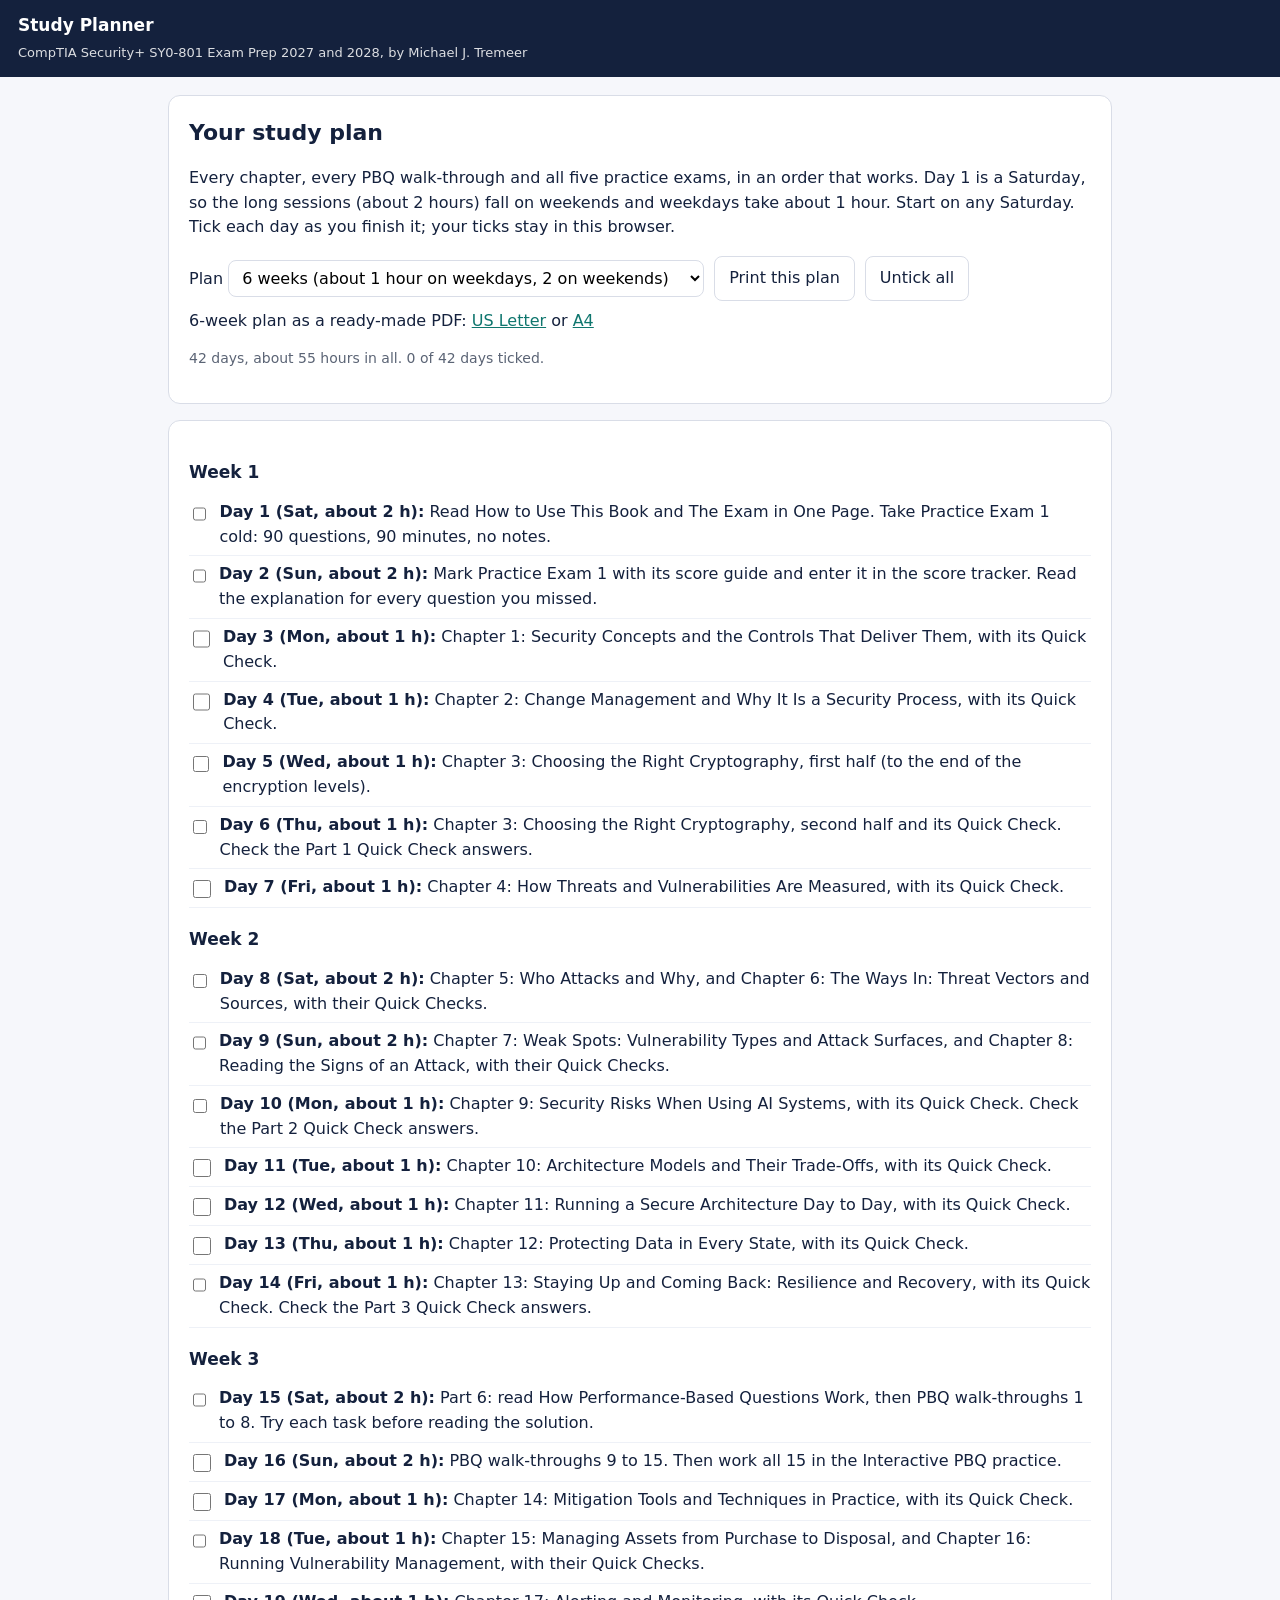
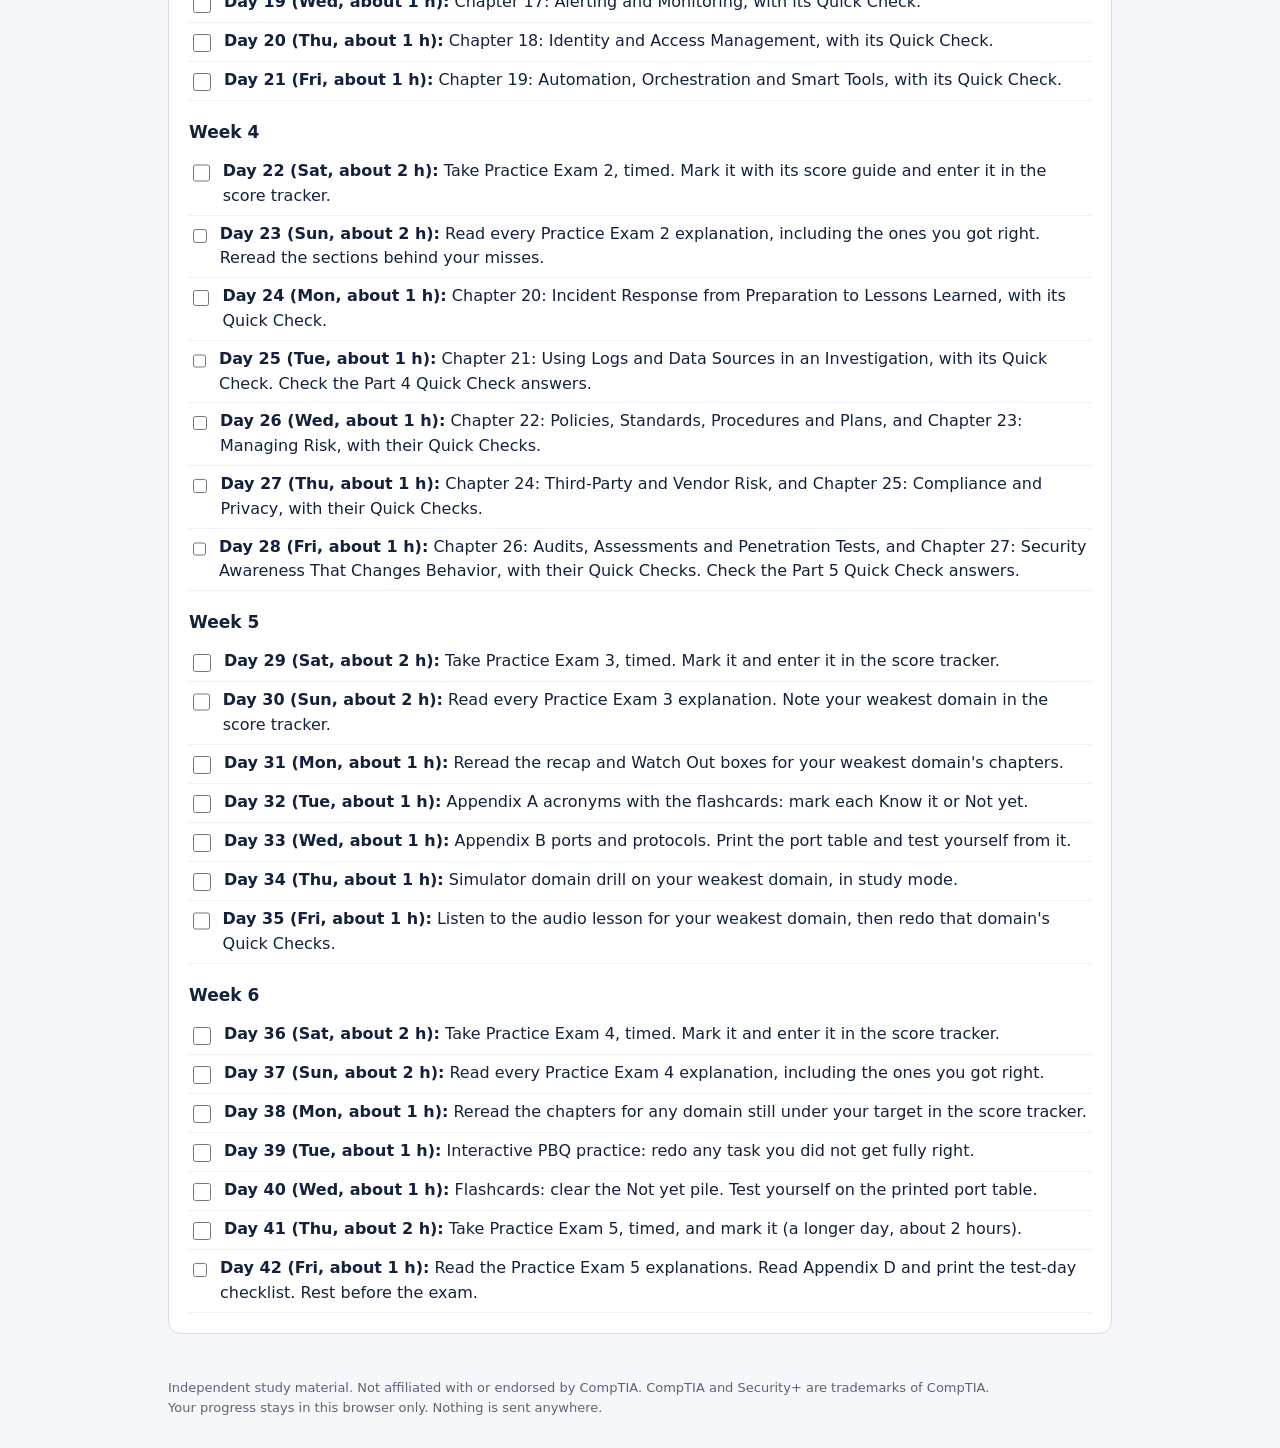
<file: planner/index.html>
<!DOCTYPE html>
<html lang="en">
<head>
<meta charset="utf-8">
<meta name="viewport" content="width=device-width, initial-scale=1">
<title>Study Planner: CompTIA Security+ SY0-801 Exam Prep</title>
<style>

:root{--ink:#14213d;--muted:#5b6475;--bg:#f6f7fb;--card:#fff;--line:#d9dde7;--accent:#0f766e;--accent2:#e9f5f3;--warn:#b45309;--bad:#b42318;--good:#067647;--flag:#7c3aed}
*{box-sizing:border-box}
body{margin:0;font:16px/1.55 system-ui,-apple-system,"Segoe UI",Roboto,Arial,sans-serif;color:var(--ink);background:var(--bg)}
header{background:var(--ink);color:#fff;padding:12px 18px;display:flex;align-items:center;gap:14px;flex-wrap:wrap;position:sticky;top:0;z-index:5}
header h1{font-size:17px;margin:0;font-weight:650;flex:1;min-width:200px}
#clock{font:600 20px/1 ui-monospace,Consolas,monospace;padding:6px 10px;border-radius:8px;background:#ffffff1a}
#clock.low{background:var(--warn)}
main{max-width:980px;margin:0 auto;padding:18px}
.card{background:var(--card);border:1px solid var(--line);border-radius:12px;padding:20px;margin-bottom:16px}
h2{font-size:22px;margin:0 0 10px}
h3{font-size:17px;margin:18px 0 8px}
button{font:inherit;border-radius:8px;border:1px solid var(--line);background:#fff;color:var(--ink);padding:9px 14px;cursor:pointer}
button.primary{background:var(--accent);border-color:var(--accent);color:#fff;font-weight:600}
button:disabled{opacity:.45;cursor:default}
button:focus-visible,select:focus-visible,input:focus-visible{outline:3px solid #0f766e66;outline-offset:2px}
.row{display:flex;gap:10px;flex-wrap:wrap;align-items:center}
.modes{display:grid;grid-template-columns:repeat(auto-fit,minmax(260px,1fr));gap:14px}
.mode{border:1px solid var(--line);border-radius:12px;padding:16px;background:#fff}
.mode h3{margin-top:0}
.muted{color:var(--muted);font-size:14px}
select,input[type=number]{font:inherit;padding:7px 9px;border-radius:8px;border:1px solid var(--line);background:#fff}
.qhead{display:flex;justify-content:space-between;gap:10px;flex-wrap:wrap;color:var(--muted);font-size:14px;margin-bottom:8px}
.stem{font-size:17px;margin:0 0 14px}
.opt{display:flex;gap:10px;align-items:flex-start;border:1px solid var(--line);border-radius:10px;padding:10px 12px;margin:8px 0;cursor:pointer;background:#fff}
.opt:hover{border-color:var(--accent)}
.opt input{margin-top:5px}
.opt.right{border-color:var(--good);background:#ecfdf3}
.opt.wrong{border-color:var(--bad);background:#fef3f2}
.why{font-size:14.5px;margin:4px 0 0}
table{border-collapse:collapse;width:100%;margin:8px 0;font-size:15px}
th,td{border:1px solid var(--line);padding:7px 9px;text-align:left;vertical-align:top}
th{background:#eef1f7}
.pbqsel{min-width:150px;margin:2px 0}
.part-ok{color:var(--good);font-weight:600}.part-bad{color:var(--bad);font-weight:600}
.nav{display:flex;flex-wrap:wrap;gap:6px;margin-top:10px}
.nav button{width:42px;padding:6px 0;font-size:14px}
.nav .ans{background:var(--accent2);border-color:var(--accent)}
.nav .cur{outline:3px solid var(--ink)}
.nav .flg{box-shadow:inset 0 -4px 0 var(--flag)}
.badge{display:inline-block;font-size:12.5px;padding:2px 8px;border-radius:99px;background:#eef1f7;color:var(--ink)}
.flagged{background:#f3e8ff;color:var(--flag)}
.bar{height:10px;background:#eef1f7;border-radius:99px;overflow:hidden;min-width:120px}
.bar span{display:block;height:100%;background:var(--accent)}
.bar span.low{background:var(--warn)}
.verdict{font-weight:700}
.right-t{color:var(--good)}.wrong-t{color:var(--bad)}
footer{max-width:980px;margin:0 auto;padding:10px 18px 30px;color:var(--muted);font-size:13px}
.hidden{display:none}
.explain{border-left:4px solid var(--accent);background:var(--accent2);padding:10px 12px;border-radius:0 8px 8px 0;margin-top:12px}
@media (max-width:600px){main{padding:10px}.card{padding:14px}header h1{font-size:15px}.nav button{width:38px}}
select{max-width:100%}

.print-only{display:none}
@media print{header,footer .noprint,.noprint,button{display:none!important}body{background:#fff;font-size:11pt}main{max-width:none;padding:0}.card{border:none;padding:0;margin:0 0 8pt}.print-only{display:block}table{font-size:9.5pt}th,td{padding:3pt 5pt}tr{break-inside:avoid}h2{font-size:15pt}}
table{display:table}
select{max-width:100%}
.row>label{min-width:0;max-width:100%}
@media (max-width:600px){.wide{display:block;overflow-x:auto}}
.fc{min-height:220px;display:flex;flex-direction:column;justify-content:center;align-items:center;text-align:center;border:1px solid var(--line);border-radius:14px;background:#fff;padding:22px;cursor:pointer;user-select:none}
.fc .term{font-size:30px;font-weight:700}.fc .exp{font-size:19px;font-weight:600;margin-bottom:8px}.fc .meaning{font-size:16.5px;max-width:560px}
.tick{display:flex;gap:10px;align-items:flex-start;padding:6px 0;border-bottom:1px solid #eef1f7}.tick input{margin-top:5px;width:18px;height:18px}
.done{color:var(--muted);text-decoration:line-through}
.pdfs,.toplink{margin:8px 0}.pdfs a,.toplink a{color:var(--accent)}
.grid{display:grid;grid-template-columns:repeat(auto-fit,minmax(250px,1fr));gap:12px}
.grid a{display:block;border:1px solid var(--line);border-radius:12px;padding:14px;background:#fff;color:var(--ink);text-decoration:none}
.grid a:hover{border-color:var(--accent)}

</style>
</head>
<body>
<header><h1>Study Planner<br><span style="font-weight:400;font-size:13px;opacity:.85">CompTIA Security+ SY0-801 Exam Prep 2027 and 2028, by Michael J. Tremeer</span></h1></header>
<main id="app">
<p class="print-only muted">CompTIA Security+ SY0-801 Exam Prep 2027 and 2028, by Michael J. Tremeer</p>
<div class="card"><h2>Your study plan</h2><p>Every chapter, every PBQ walk-through and all five practice exams, in an order that works. Day 1 is a Saturday, so the long sessions (about 2 hours) fall on weekends and weekdays take about 1 hour. Start on any Saturday. Tick each day as you finish it; your ticks stay in this browser.</p>
<div class="row noprint"><label>Plan <select id="len"><option value="6">6 weeks (about 1 hour on weekdays, 2 on weekends)</option><option value="4">4 weeks (about 2 hours on weekdays, 3 on weekends)</option><option value="2">2 weeks (about 4 hours on weekdays, 5 on weekends)</option></select></label>
<button onclick="window.print()">Print this plan</button><button id="clear">Untick all</button></div><p class="noprint pdfs">6-week plan as a ready-made PDF: <a href="../printables/planner_6_weeks_letter.pdf">US Letter</a> or <a href="../printables/planner_6_weeks_a4.pdf">A4</a></p><p class="muted" id="sum"></p></div><div class="card" id="plan"></div>
</main>
<footer>Independent study material. Not affiliated with or endorsed by CompTIA. CompTIA and Security+ are trademarks of CompTIA.<span class="noprint"><br>Your progress stays in this browser only. Nothing is sent anywhere.</span></footer>
<script>
const store = {
  get(k, d){ try { const v = localStorage.getItem(k); return v ? JSON.parse(v) : d; } catch(e){ return d; } },
  set(k, v){ try { localStorage.setItem(k, JSON.stringify(v)); } catch(e){} }
};
const esc = s => String(s).replace(/[&<>"]/g, c => ({"&":"&amp;","<":"&lt;",">":"&gt;",'"':"&quot;"}[c]));
const PL = {"S":[["Read How to Use This Book and The Exam in One Page. Take Practice Exam 1 cold: 90 questions, 90 minutes, no notes.",2],["Mark Practice Exam 1 with its score guide and enter it in the score tracker. Read the explanation for every question you missed.",2],["Chapter 1: Security Concepts and the Controls That Deliver Them, with its Quick Check.",1],["Chapter 2: Change Management and Why It Is a Security Process, with its Quick Check.",1],["Chapter 3: Choosing the Right Cryptography, first half (to the end of the encryption levels).",1],["Chapter 3: Choosing the Right Cryptography, second half and its Quick Check. Check the Part 1 Quick Check answers.",1],["Chapter 4: How Threats and Vulnerabilities Are Measured, with its Quick Check.",1],["Chapter 5: Who Attacks and Why, and Chapter 6: The Ways In: Threat Vectors and Sources, with their Quick Checks.",2],["Chapter 7: Weak Spots: Vulnerability Types and Attack Surfaces, and Chapter 8: Reading the Signs of an Attack, with their Quick Checks.",2],["Chapter 9: Security Risks When Using AI Systems, with its Quick Check. Check the Part 2 Quick Check answers.",1],["Chapter 10: Architecture Models and Their Trade-Offs, with its Quick Check.",1],["Chapter 11: Running a Secure Architecture Day to Day, with its Quick Check.",1],["Chapter 12: Protecting Data in Every State, with its Quick Check.",1],["Chapter 13: Staying Up and Coming Back: Resilience and Recovery, with its Quick Check. Check the Part 3 Quick Check answers.",1],["Part 6: read How Performance-Based Questions Work, then PBQ walk-throughs 1 to 8. Try each task before reading the solution.",2],["PBQ walk-throughs 9 to 15. Then work all 15 in the Interactive PBQ practice.",2],["Chapter 14: Mitigation Tools and Techniques in Practice, with its Quick Check.",1],["Chapter 15: Managing Assets from Purchase to Disposal, and Chapter 16: Running Vulnerability Management, with their Quick Checks.",1],["Chapter 17: Alerting and Monitoring, with its Quick Check.",1],["Chapter 18: Identity and Access Management, with its Quick Check.",1],["Chapter 19: Automation, Orchestration and Smart Tools, with its Quick Check.",1],["Take Practice Exam 2, timed. Mark it with its score guide and enter it in the score tracker.",2],["Read every Practice Exam 2 explanation, including the ones you got right. Reread the sections behind your misses.",2],["Chapter 20: Incident Response from Preparation to Lessons Learned, with its Quick Check.",1],["Chapter 21: Using Logs and Data Sources in an Investigation, with its Quick Check. Check the Part 4 Quick Check answers.",1],["Chapter 22: Policies, Standards, Procedures and Plans, and Chapter 23: Managing Risk, with their Quick Checks.",1],["Chapter 24: Third-Party and Vendor Risk, and Chapter 25: Compliance and Privacy, with their Quick Checks.",1],["Chapter 26: Audits, Assessments and Penetration Tests, and Chapter 27: Security Awareness That Changes Behavior, with their Quick Checks. Check the Part 5 Quick Check answers.",1],["Take Practice Exam 3, timed. Mark it and enter it in the score tracker.",2],["Read every Practice Exam 3 explanation. Note your weakest domain in the score tracker.",2],["Reread the recap and Watch Out boxes for your weakest domain's chapters.",1],["Appendix A acronyms with the flashcards: mark each Know it or Not yet.",1],["Appendix B ports and protocols. Print the port table and test yourself from it.",1],["Simulator domain drill on your weakest domain, in study mode.",1],["Listen to the audio lesson for your weakest domain, then redo that domain's Quick Checks.",1],["Take Practice Exam 4, timed. Mark it and enter it in the score tracker.",2],["Read every Practice Exam 4 explanation, including the ones you got right.",2],["Reread the chapters for any domain still under your target in the score tracker.",1],["Interactive PBQ practice: redo any task you did not get fully right.",1],["Flashcards: clear the Not yet pile. Test yourself on the printed port table.",1],["Take Practice Exam 5, timed, and mark it (a longer day, about 2 hours).",2],["Read the Practice Exam 5 explanations. Read Appendix D and print the test-day checklist. Rest before the exam.",1]],"plans":{"6":[[0],[1],[2],[3],[4],[5],[6],[7],[8],[9],[10],[11],[12],[13],[14],[15],[16],[17],[18],[19],[20],[21],[22],[23],[24],[25],[26],[27],[28],[29],[30],[31],[32],[33],[34],[35],[36],[37],[38],[39],[40],[41]],"4":[[0],[1,2],[3,4],[5,6],[7],[8],[9,10],[11,12,13],[14],[15],[16,17],[18,19],[20],[21],[22,23],[24,25,26],[27],[28],[29],[30,31],[32,33],[34,35],[36,37],[38,39],[40],[41],[],[]],"2":[[0,1,2],[3,4,5,6],[7,8],[9,10,11,12],[13,14],[15,16,17],[18,19,20],[21,22,23],[24,25,26,27],[28,29],[30,31,32,33],[34,35],[36,37,38],[39,40,41]]},"wd":["Sat","Sun","Mon","Tue","Wed","Thu","Fri"]};
function draw(){
  const k = document.getElementById("len").value, days = PL.plans[k], ticks = store.get("sy0801_plan_" + k, {});
  let h = "", tot = 0, done = 0;
  days.forEach((dd, d) => {
    if (d % 7 === 0) h += `<h3>Week ${d / 7 + 1}</h3>`;
    const hrs = dd.reduce((a, i) => a + PL.S[i][1], 0); tot += hrs; if (ticks[d]) done++;
    const txt = dd.length ? dd.map(i => esc(PL.S[i][0])).join(" ") : "Rest day, or catch up.";
    h += `<label class="tick"><input type="checkbox" data-d="${d}" ${ticks[d] ? "checked" : ""}><span class="${ticks[d] ? "done" : ""}"><strong>Day ${d + 1} (${PL.wd[d % 7]}, about ${hrs || 0} h):</strong> ${txt}</span></label>`;
  });
  document.getElementById("plan").innerHTML = h;
  document.getElementById("sum").textContent = `${days.length} days, about ${tot} hours in all. ${done} of ${days.length} days ticked.`;
  document.querySelectorAll("#plan input").forEach(b => b.onchange = () => { const t = store.get("sy0801_plan_" + k, {}); t[b.dataset.d] = b.checked; store.set("sy0801_plan_" + k, t); draw(); });
}
document.getElementById("len").onchange = draw;
document.getElementById("clear").onclick = () => { store.set("sy0801_plan_" + document.getElementById("len").value, {}); draw(); };
draw();

</script>
</body>
</html>
</file>
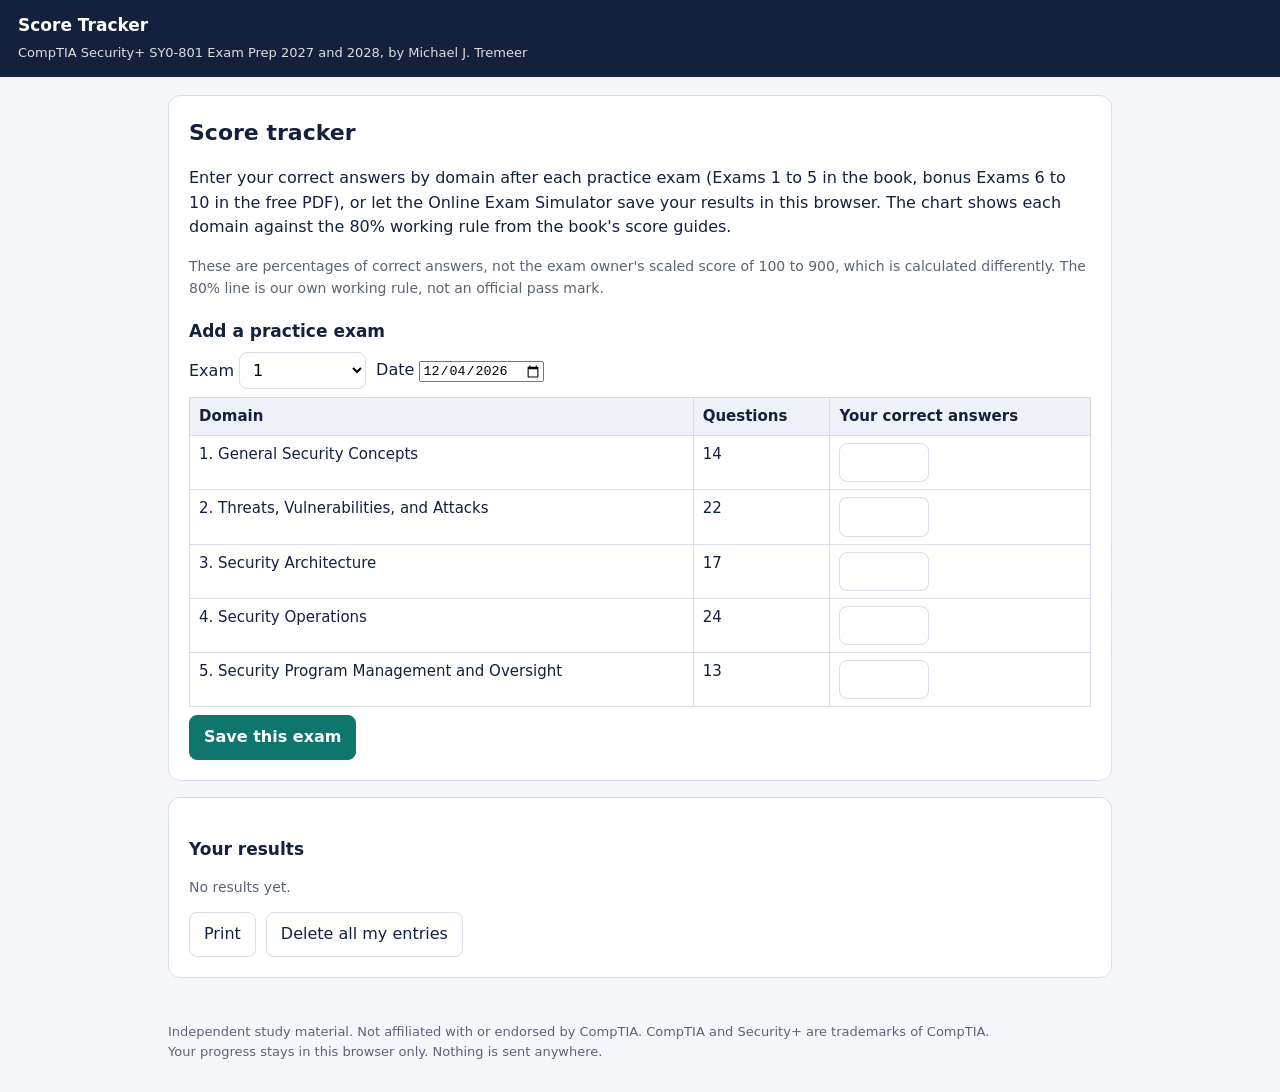
<file: tracker/index.html>
<!DOCTYPE html>
<html lang="en">
<head>
<meta charset="utf-8">
<meta name="viewport" content="width=device-width, initial-scale=1">
<title>Score Tracker: CompTIA Security+ SY0-801 Exam Prep</title>
<style>

:root{--ink:#14213d;--muted:#5b6475;--bg:#f6f7fb;--card:#fff;--line:#d9dde7;--accent:#0f766e;--accent2:#e9f5f3;--warn:#b45309;--bad:#b42318;--good:#067647;--flag:#7c3aed}
*{box-sizing:border-box}
body{margin:0;font:16px/1.55 system-ui,-apple-system,"Segoe UI",Roboto,Arial,sans-serif;color:var(--ink);background:var(--bg)}
header{background:var(--ink);color:#fff;padding:12px 18px;display:flex;align-items:center;gap:14px;flex-wrap:wrap;position:sticky;top:0;z-index:5}
header h1{font-size:17px;margin:0;font-weight:650;flex:1;min-width:200px}
#clock{font:600 20px/1 ui-monospace,Consolas,monospace;padding:6px 10px;border-radius:8px;background:#ffffff1a}
#clock.low{background:var(--warn)}
main{max-width:980px;margin:0 auto;padding:18px}
.card{background:var(--card);border:1px solid var(--line);border-radius:12px;padding:20px;margin-bottom:16px}
h2{font-size:22px;margin:0 0 10px}
h3{font-size:17px;margin:18px 0 8px}
button{font:inherit;border-radius:8px;border:1px solid var(--line);background:#fff;color:var(--ink);padding:9px 14px;cursor:pointer}
button.primary{background:var(--accent);border-color:var(--accent);color:#fff;font-weight:600}
button:disabled{opacity:.45;cursor:default}
button:focus-visible,select:focus-visible,input:focus-visible{outline:3px solid #0f766e66;outline-offset:2px}
.row{display:flex;gap:10px;flex-wrap:wrap;align-items:center}
.modes{display:grid;grid-template-columns:repeat(auto-fit,minmax(260px,1fr));gap:14px}
.mode{border:1px solid var(--line);border-radius:12px;padding:16px;background:#fff}
.mode h3{margin-top:0}
.muted{color:var(--muted);font-size:14px}
select,input[type=number]{font:inherit;padding:7px 9px;border-radius:8px;border:1px solid var(--line);background:#fff}
.qhead{display:flex;justify-content:space-between;gap:10px;flex-wrap:wrap;color:var(--muted);font-size:14px;margin-bottom:8px}
.stem{font-size:17px;margin:0 0 14px}
.opt{display:flex;gap:10px;align-items:flex-start;border:1px solid var(--line);border-radius:10px;padding:10px 12px;margin:8px 0;cursor:pointer;background:#fff}
.opt:hover{border-color:var(--accent)}
.opt input{margin-top:5px}
.opt.right{border-color:var(--good);background:#ecfdf3}
.opt.wrong{border-color:var(--bad);background:#fef3f2}
.why{font-size:14.5px;margin:4px 0 0}
table{border-collapse:collapse;width:100%;margin:8px 0;font-size:15px}
th,td{border:1px solid var(--line);padding:7px 9px;text-align:left;vertical-align:top}
th{background:#eef1f7}
.pbqsel{min-width:150px;margin:2px 0}
.part-ok{color:var(--good);font-weight:600}.part-bad{color:var(--bad);font-weight:600}
.nav{display:flex;flex-wrap:wrap;gap:6px;margin-top:10px}
.nav button{width:42px;padding:6px 0;font-size:14px}
.nav .ans{background:var(--accent2);border-color:var(--accent)}
.nav .cur{outline:3px solid var(--ink)}
.nav .flg{box-shadow:inset 0 -4px 0 var(--flag)}
.badge{display:inline-block;font-size:12.5px;padding:2px 8px;border-radius:99px;background:#eef1f7;color:var(--ink)}
.flagged{background:#f3e8ff;color:var(--flag)}
.bar{height:10px;background:#eef1f7;border-radius:99px;overflow:hidden;min-width:120px}
.bar span{display:block;height:100%;background:var(--accent)}
.bar span.low{background:var(--warn)}
.verdict{font-weight:700}
.right-t{color:var(--good)}.wrong-t{color:var(--bad)}
footer{max-width:980px;margin:0 auto;padding:10px 18px 30px;color:var(--muted);font-size:13px}
.hidden{display:none}
.explain{border-left:4px solid var(--accent);background:var(--accent2);padding:10px 12px;border-radius:0 8px 8px 0;margin-top:12px}
@media (max-width:600px){main{padding:10px}.card{padding:14px}header h1{font-size:15px}.nav button{width:38px}}
select{max-width:100%}

.print-only{display:none}
@media print{header,footer .noprint,.noprint,button{display:none!important}body{background:#fff;font-size:11pt}main{max-width:none;padding:0}.card{border:none;padding:0;margin:0 0 8pt}.print-only{display:block}table{font-size:9.5pt}th,td{padding:3pt 5pt}tr{break-inside:avoid}h2{font-size:15pt}}
table{display:table}
select{max-width:100%}
.row>label{min-width:0;max-width:100%}
@media (max-width:600px){.wide{display:block;overflow-x:auto}}
.fc{min-height:220px;display:flex;flex-direction:column;justify-content:center;align-items:center;text-align:center;border:1px solid var(--line);border-radius:14px;background:#fff;padding:22px;cursor:pointer;user-select:none}
.fc .term{font-size:30px;font-weight:700}.fc .exp{font-size:19px;font-weight:600;margin-bottom:8px}.fc .meaning{font-size:16.5px;max-width:560px}
.tick{display:flex;gap:10px;align-items:flex-start;padding:6px 0;border-bottom:1px solid #eef1f7}.tick input{margin-top:5px;width:18px;height:18px}
.done{color:var(--muted);text-decoration:line-through}
.pdfs,.toplink{margin:8px 0}.pdfs a,.toplink a{color:var(--accent)}
.grid{display:grid;grid-template-columns:repeat(auto-fit,minmax(250px,1fr));gap:12px}
.grid a{display:block;border:1px solid var(--line);border-radius:12px;padding:14px;background:#fff;color:var(--ink);text-decoration:none}
.grid a:hover{border-color:var(--accent)}

</style>
</head>
<body>
<header><h1>Score Tracker<br><span style="font-weight:400;font-size:13px;opacity:.85">CompTIA Security+ SY0-801 Exam Prep 2027 and 2028, by Michael J. Tremeer</span></h1></header>
<main id="app">
<p class="print-only muted">CompTIA Security+ SY0-801 Exam Prep 2027 and 2028, by Michael J. Tremeer</p>
<div class="card noprint"><h2>Score tracker</h2><p>Enter your correct answers by domain after each practice exam (Exams 1 to 5 in the book, bonus Exams 6 to 10 in the free PDF), or let the Online Exam Simulator save your results in this browser. The chart shows each domain against the 80% working rule from the book's score guides.</p>
<p class="muted">These are percentages of correct answers, not the exam owner's scaled score of 100 to 900, which is calculated differently. The 80% line is our own working rule, not an official pass mark.</p>
<h3>Add a practice exam</h3><div class="row"><label>Exam <select id="ex"><option value="1">1</option><option value="2">2</option><option value="3">3</option><option value="4">4</option><option value="5">5</option><option value="6">6 (bonus)</option><option value="7">7 (bonus)</option><option value="8">8 (bonus)</option><option value="9">9 (bonus)</option><option value="10">10 (bonus)</option></select></label><label>Date <input type="date" id="dt"></label></div>
<table id="entry"></table><div class="row"><button class="primary" id="save">Save this exam</button><span id="msg" class="muted"></span></div></div>
<div class="card"><h3>Your results</h3><div id="chart"></div><div id="list"></div><div class="row noprint"><button onclick="window.print()">Print</button><button id="clearAll">Delete all my entries</button></div></div>
<div class="card print-only"><h3>Paper version</h3><table><tr><th>Domain</th><th>Questions</th><th>Exam 1</th><th>Exam 2</th><th>Exam 3</th><th>Exam 4</th><th>Exam 5</th><th>Chapters</th></tr>
<tr><td>1. General Security Concepts</td><td>14</td><td></td><td></td><td></td><td></td><td></td><td>1 to 3</td></tr><tr><td>2. Threats, Vulnerabilities, and Attacks</td><td>22</td><td></td><td></td><td></td><td></td><td></td><td>4 to 9</td></tr><tr><td>3. Security Architecture</td><td>17</td><td></td><td></td><td></td><td></td><td></td><td>10 to 13</td></tr><tr><td>4. Security Operations</td><td>24</td><td></td><td></td><td></td><td></td><td></td><td>14 to 21</td></tr><tr><td>5. Security Program Management and Oversight</td><td>13</td><td></td><td></td><td></td><td></td><td></td><td>22 to 27</td></tr><tr><td>Total</td><td>90</td><td></td><td></td><td></td><td></td><td></td><td></td></tr></table></div>
</main>
<footer>Independent study material. Not affiliated with or endorsed by CompTIA. CompTIA and Security+ are trademarks of CompTIA.<span class="noprint"><br>Your progress stays in this browser only. Nothing is sent anywhere.</span></footer>
<script>
const store = {
  get(k, d){ try { const v = localStorage.getItem(k); return v ? JSON.parse(v) : d; } catch(e){ return d; } },
  set(k, v){ try { localStorage.setItem(k, JSON.stringify(v)); } catch(e){} }
};
const esc = s => String(s).replace(/[&<>"]/g, c => ({"&":"&amp;","<":"&lt;",">":"&gt;",'"':"&quot;"}[c]));
const DOMAINS = {"1":"General Security Concepts","2":"Threats, Vulnerabilities, and Attacks","3":"Security Architecture","4":"Security Operations","5":"Security Program Management and Oversight"};const MIX = {"1":14,"2":22,"3":17,"4":24,"5":13};
const CH = {1:"1 to 3",2:"4 to 9",3:"10 to 13",4:"14 to 21",5:"22 to 27"}, W = {1:16,2:24,3:19,4:27,5:14};
document.getElementById("dt").value = new Date().toISOString().slice(0, 10);
document.getElementById("entry").innerHTML = "<tr><th>Domain</th><th>Questions</th><th>Your correct answers</th></tr>" + Object.keys(MIX).map(d => `<tr><td>${d}. ${DOMAINS[d]}</td><td>${MIX[d]}</td><td><input type="number" min="0" max="${MIX[d]}" data-d="${d}" style="width:90px"></td></tr>`).join("");
function all(){
  const mine = store.get("sy0801_tracker", []).map(e => ({...e, src: (+e.exam >= 6 ? "Bonus exam " : "Book exam ") + e.exam}));
  const sim = store.get("sy0801_sim_history", []).map(e => ({date: e.date, src: "Simulator: " + e.mode, pct: e.pct, dom: e.dom}));
  return mine.concat(sim).sort((a, b) => a.date < b.date ? -1 : 1);
}
document.getElementById("save").onclick = () => {
  const dom = {}; let r = 0, ok = true;
  document.querySelectorAll("#entry input").forEach(i => { const d = i.dataset.d, v = parseInt(i.value, 10); if (isNaN(v) || v < 0 || v > MIX[d]) ok = false; else { dom[d] = Math.round(100 * v / MIX[d]); r += v; } });
  if (!ok){ document.getElementById("msg").textContent = "Enter a number from 0 to the number of questions for every domain."; return; }
  const t = store.get("sy0801_tracker", []); t.push({exam: document.getElementById("ex").value, date: document.getElementById("dt").value, pct: Math.round(100 * r / 90), right: r, dom});
  store.set("sy0801_tracker", t); document.getElementById("msg").textContent = `Saved: ${r} of 90 (${Math.round(100 * r / 90)}%).`; draw();
};
document.getElementById("clearAll").onclick = () => { if (confirmDel()) { store.set("sy0801_tracker", []); store.set("sy0801_sim_history", []); draw(); } };
let armed = false; function confirmDel(){ if (armed) { armed = false; return true; } armed = true; document.getElementById("clearAll").textContent = "Press again to delete everything"; setTimeout(() => { armed = false; document.getElementById("clearAll").textContent = "Delete all my entries"; }, 4000); return false; }
function draw(){
  const E = all(), last = E[E.length - 1];
  if (!E.length){ document.getElementById("chart").innerHTML = "<p class='muted'>No results yet.</p>"; document.getElementById("list").innerHTML = ""; return; }
  let h = `<p>Latest: <strong>${esc(last.src)}</strong> on ${esc(last.date)}: <strong>${last.pct}%</strong> overall.</p><table><tr><th>Domain (weight)</th><th>Latest</th><th style="width:40%">Against 80%</th><th>To review</th></tr>`;
  for (const d of Object.keys(MIX)){
    const v = last.dom && last.dom[d] != null ? last.dom[d] : null;
    h += `<tr><td>${d}. ${DOMAINS[d]} (${W[d]}%)</td><td>${v == null ? "None" : v + "%"}</td><td><div class="bar"><span class="${v != null && v < 80 ? "low" : ""}" style="width:${v || 0}%"></span></div></td><td>${v != null && v < 80 ? "Chapters " + CH[d] : "On target"}</td></tr>`;
  }
  h += "</table>"; document.getElementById("chart").innerHTML = h;
  document.getElementById("list").innerHTML = "<h3>All results</h3><table><tr><th>Date</th><th>Source</th><th>Overall</th>" + Object.keys(MIX).map(d => `<th>D${d}</th>`).join("") + "</tr>" +
    E.slice().reverse().map(e => `<tr><td>${esc(e.date)}</td><td>${esc(e.src)}</td><td>${e.pct}%</td>` + Object.keys(MIX).map(d => `<td>${e.dom && e.dom[d] != null ? e.dom[d] + "%" : ""}</td>`).join("") + "</tr>").join("") + "</table>";
}
draw();

</script>
</body>
</html>
</file>
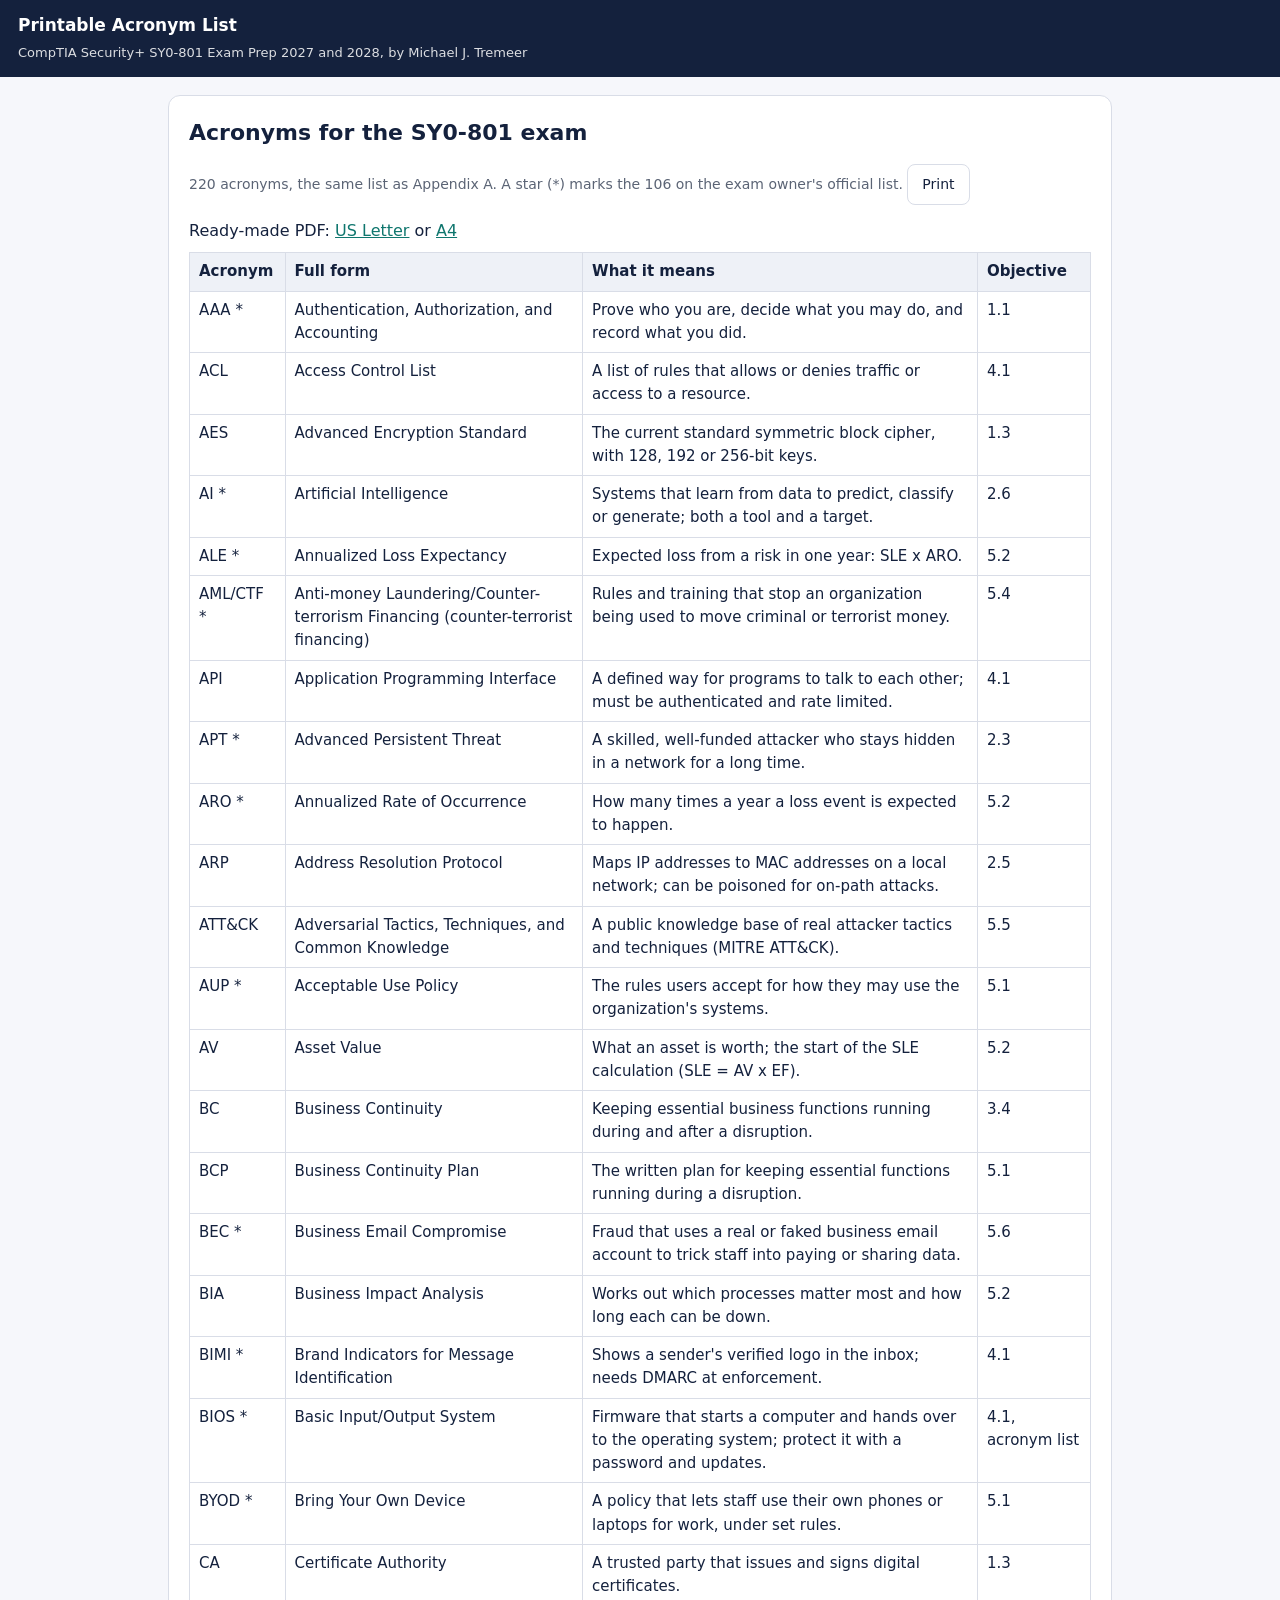
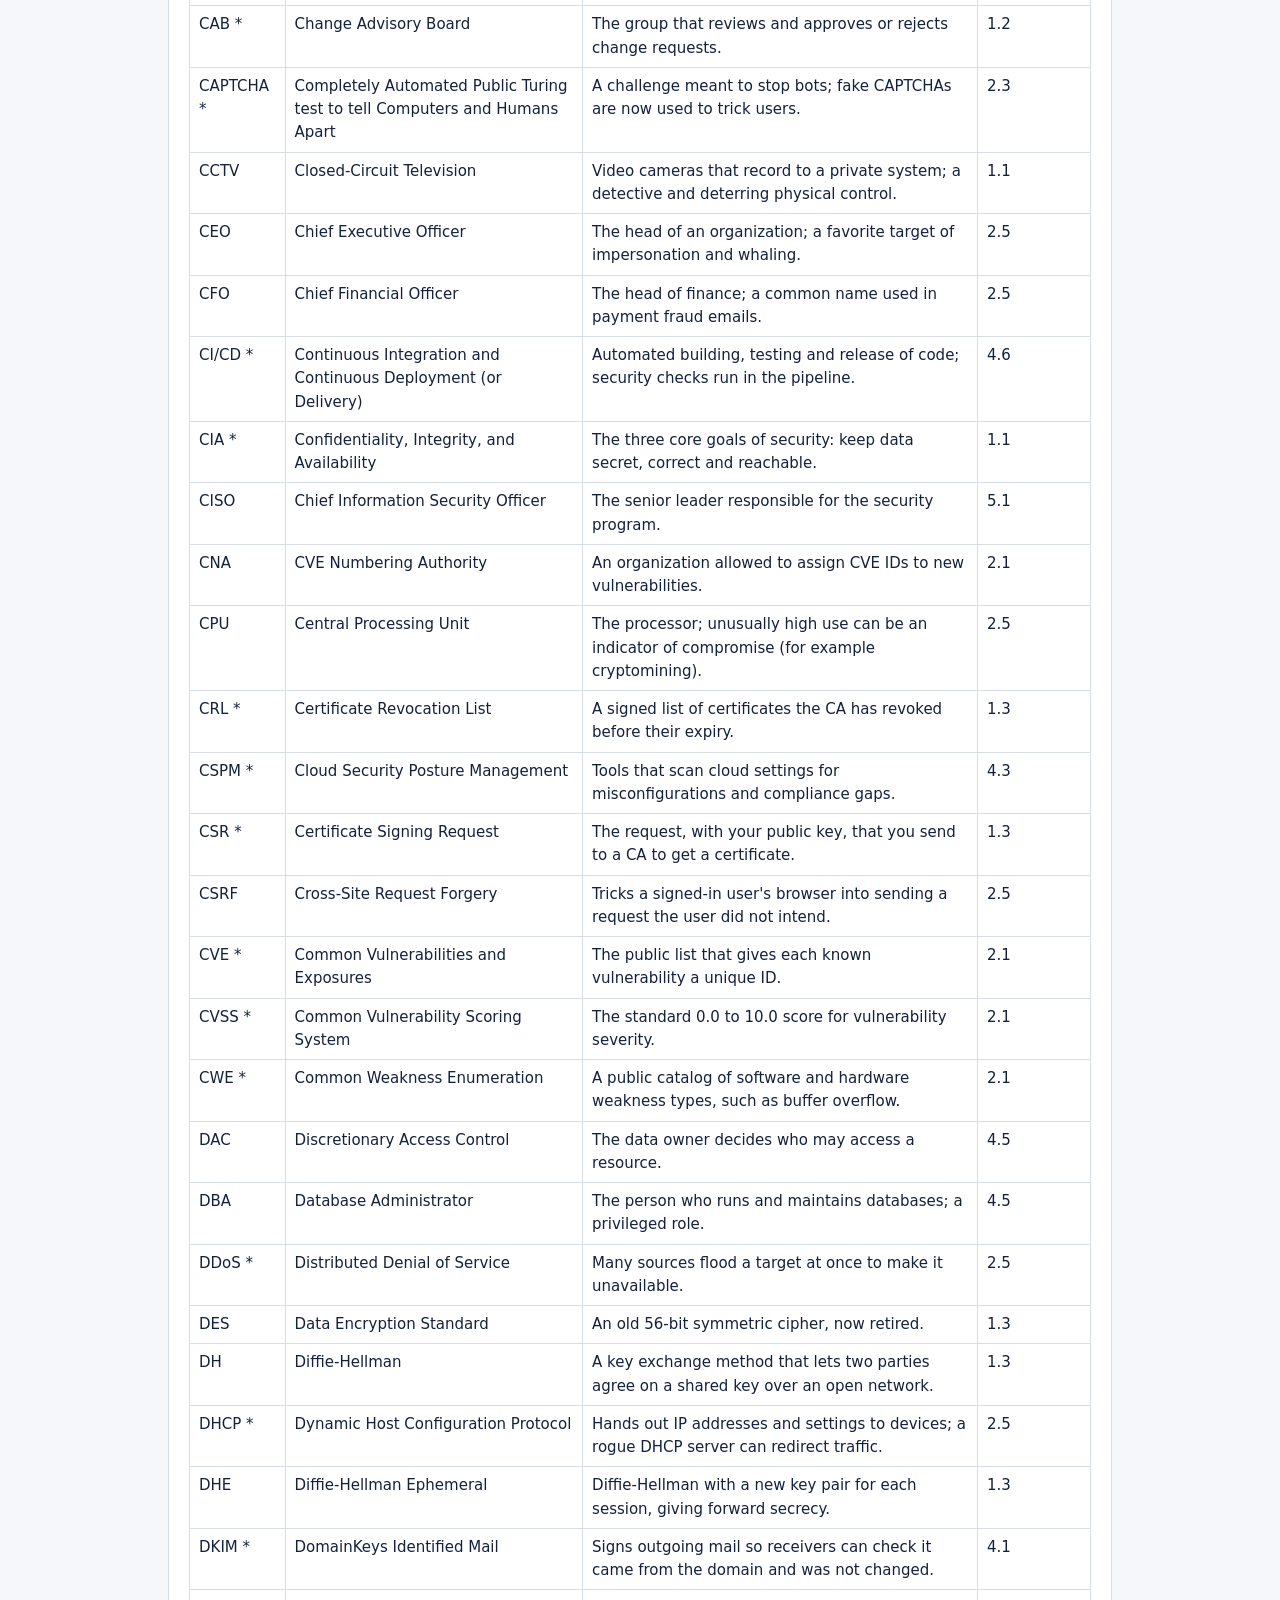
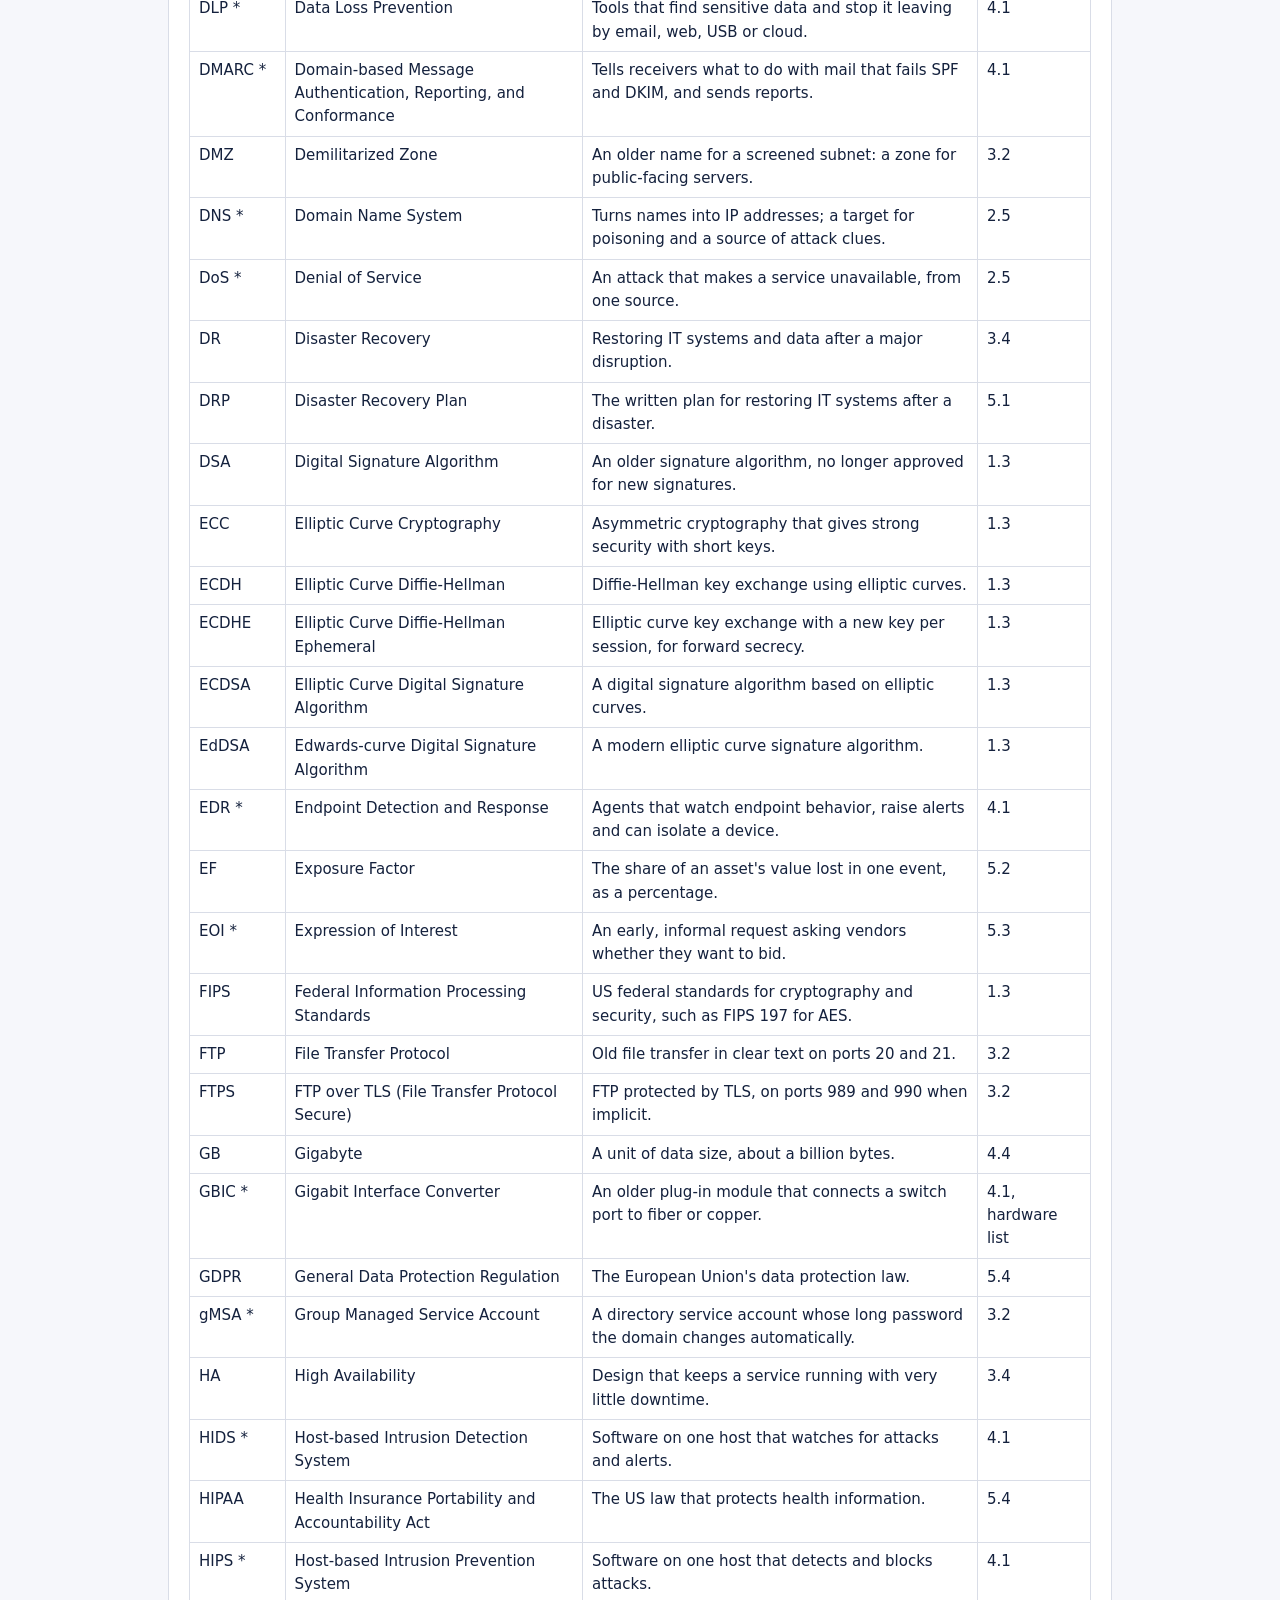
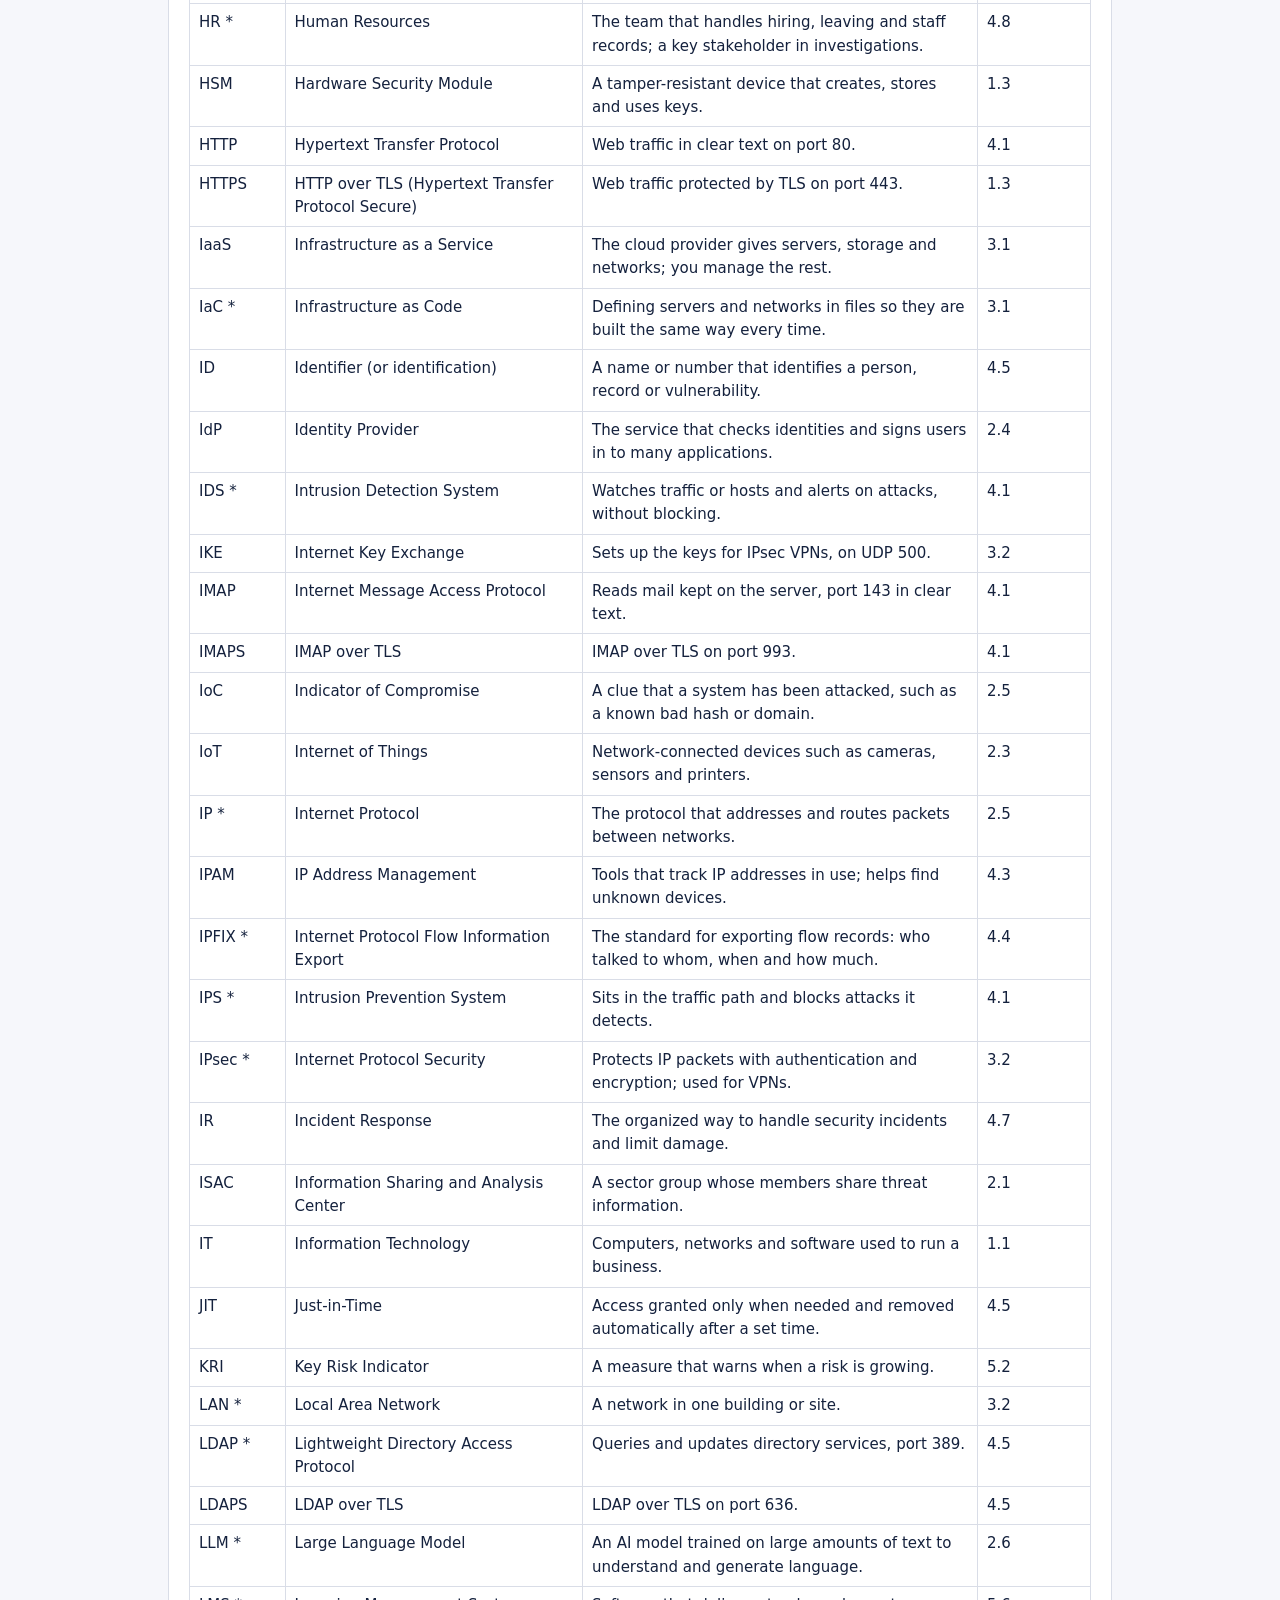
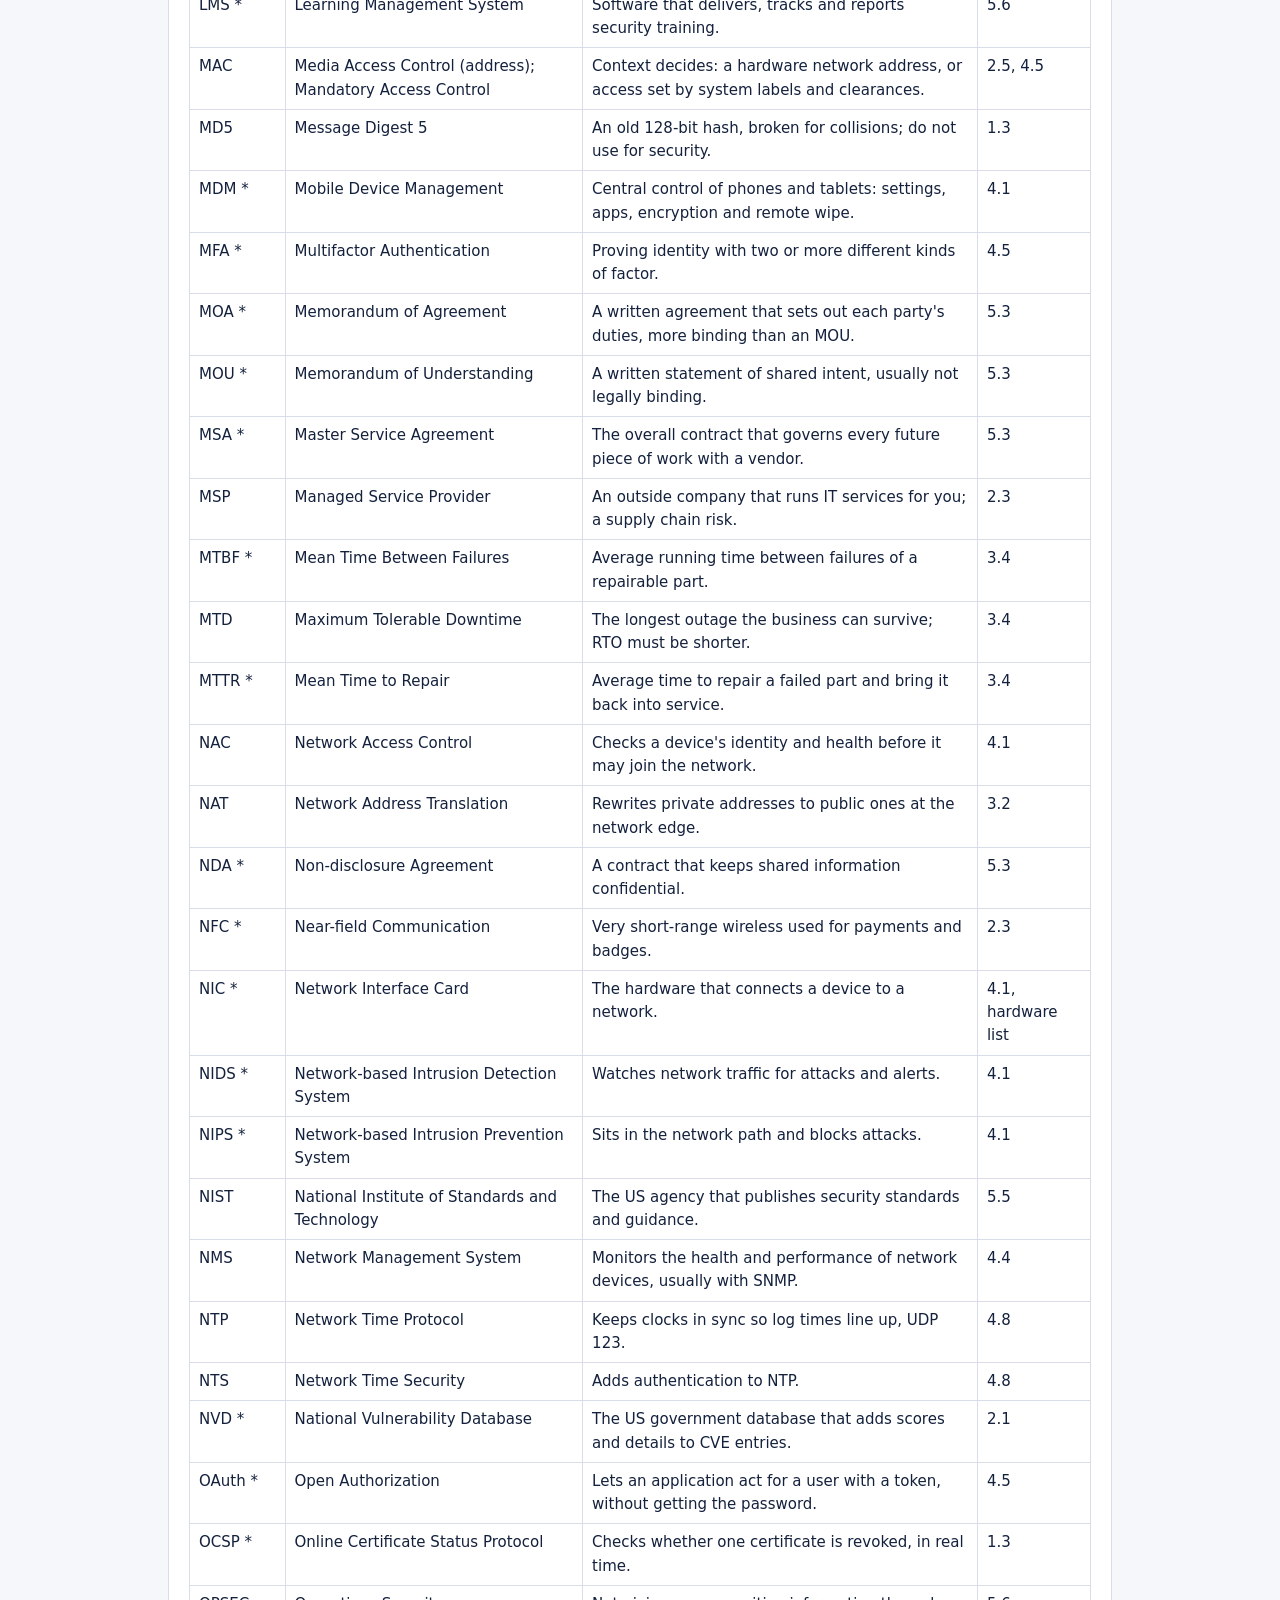
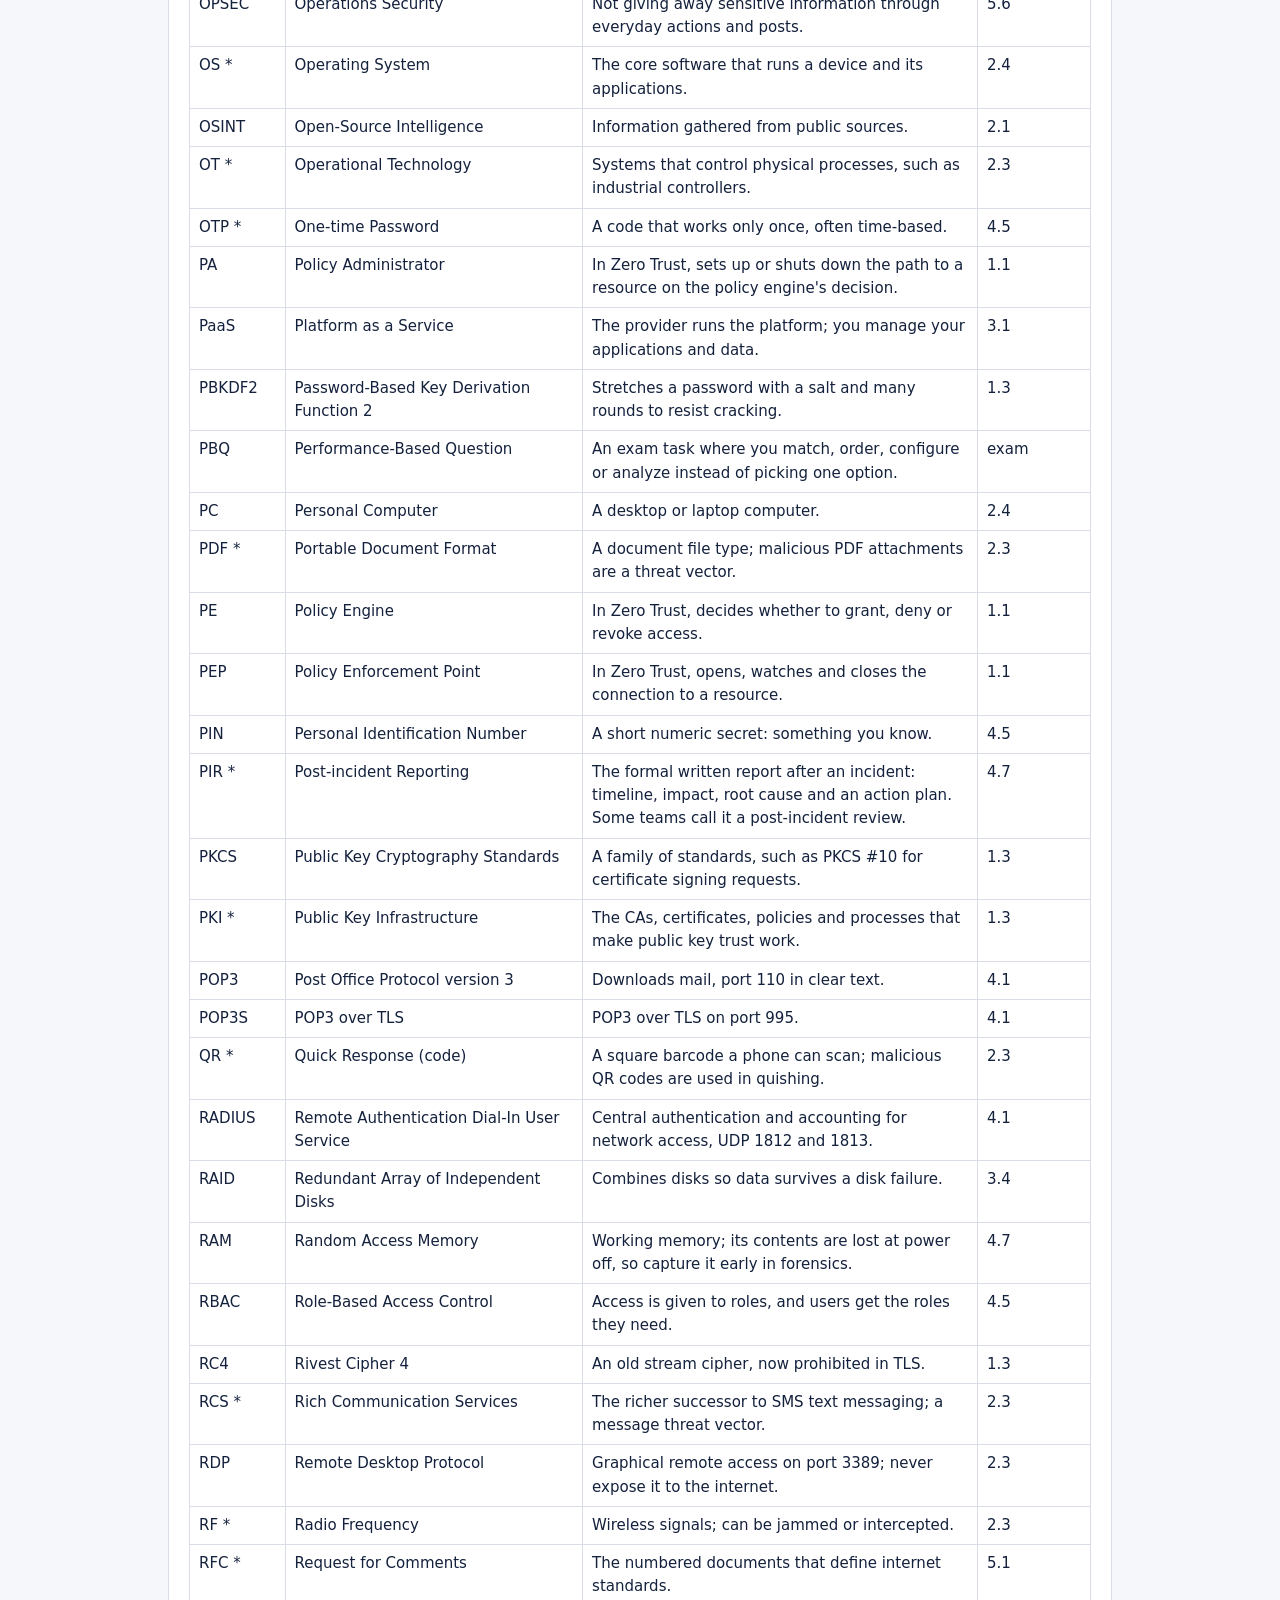
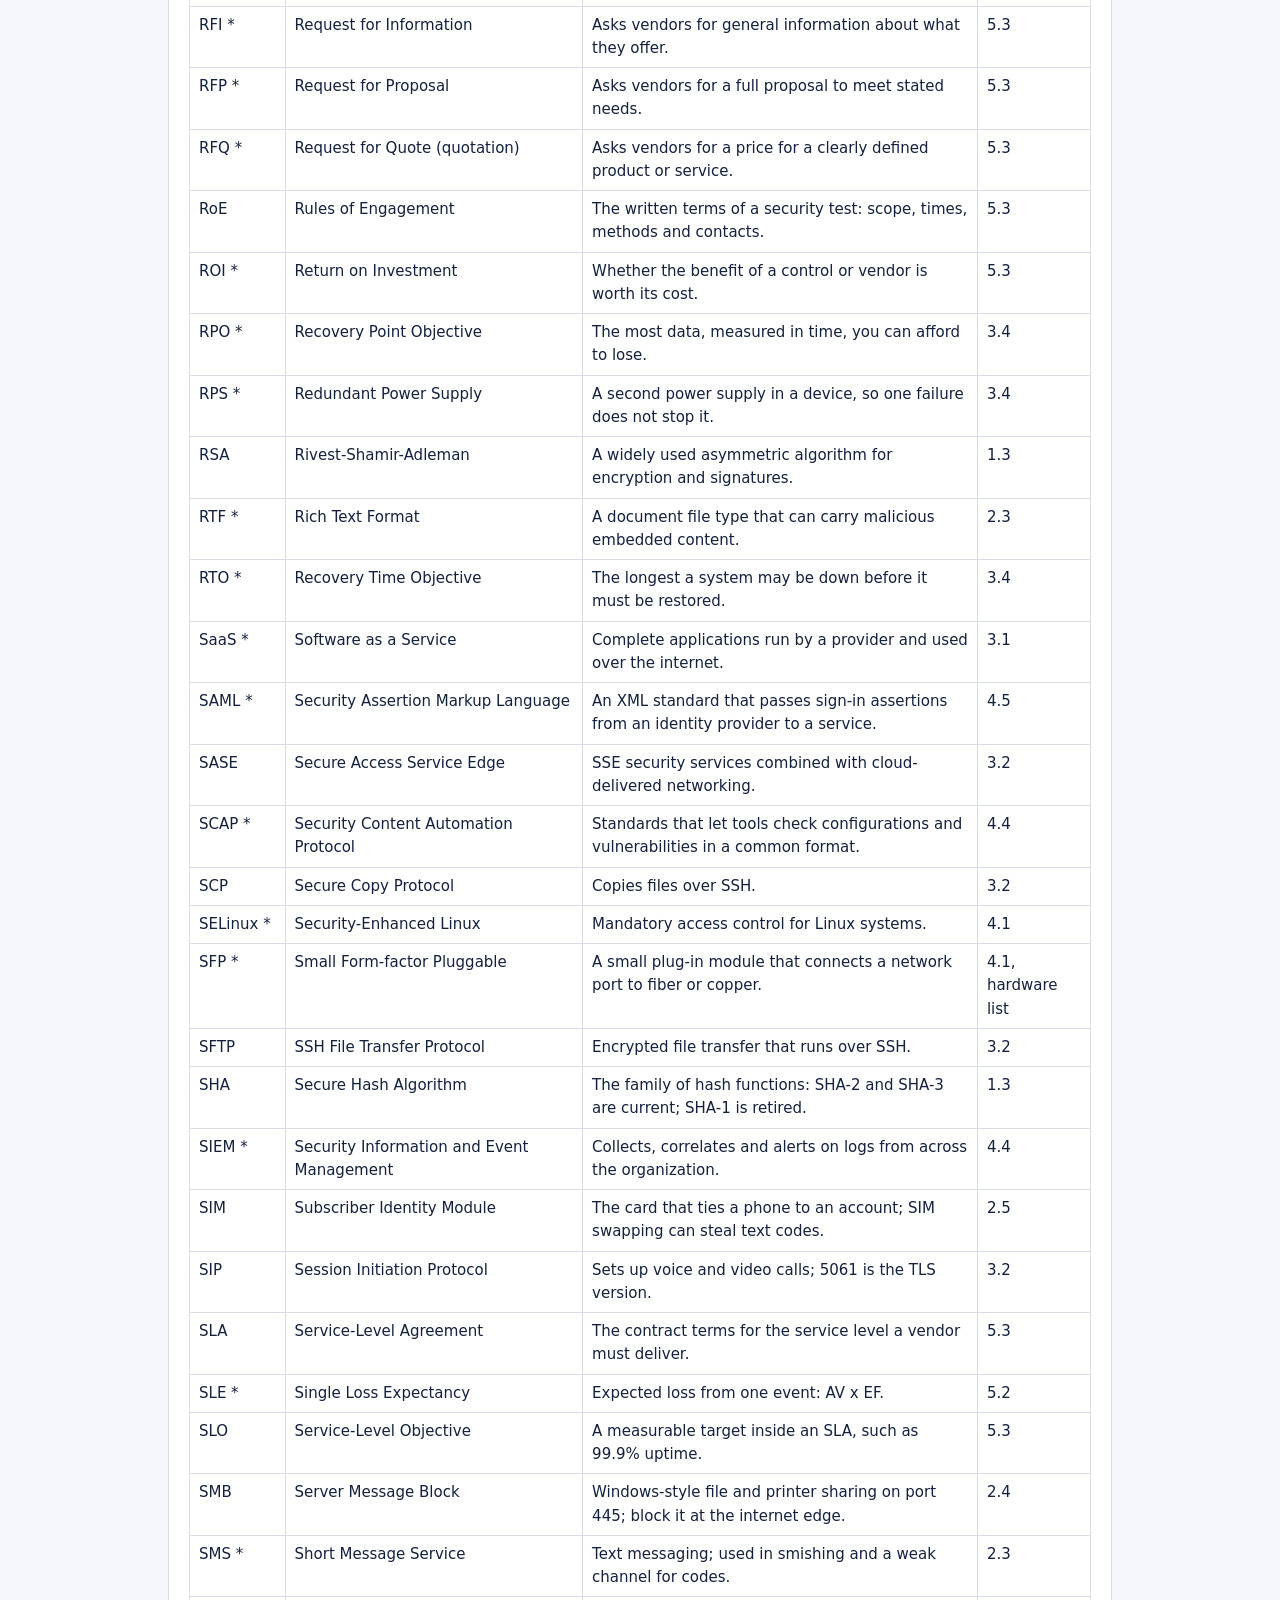
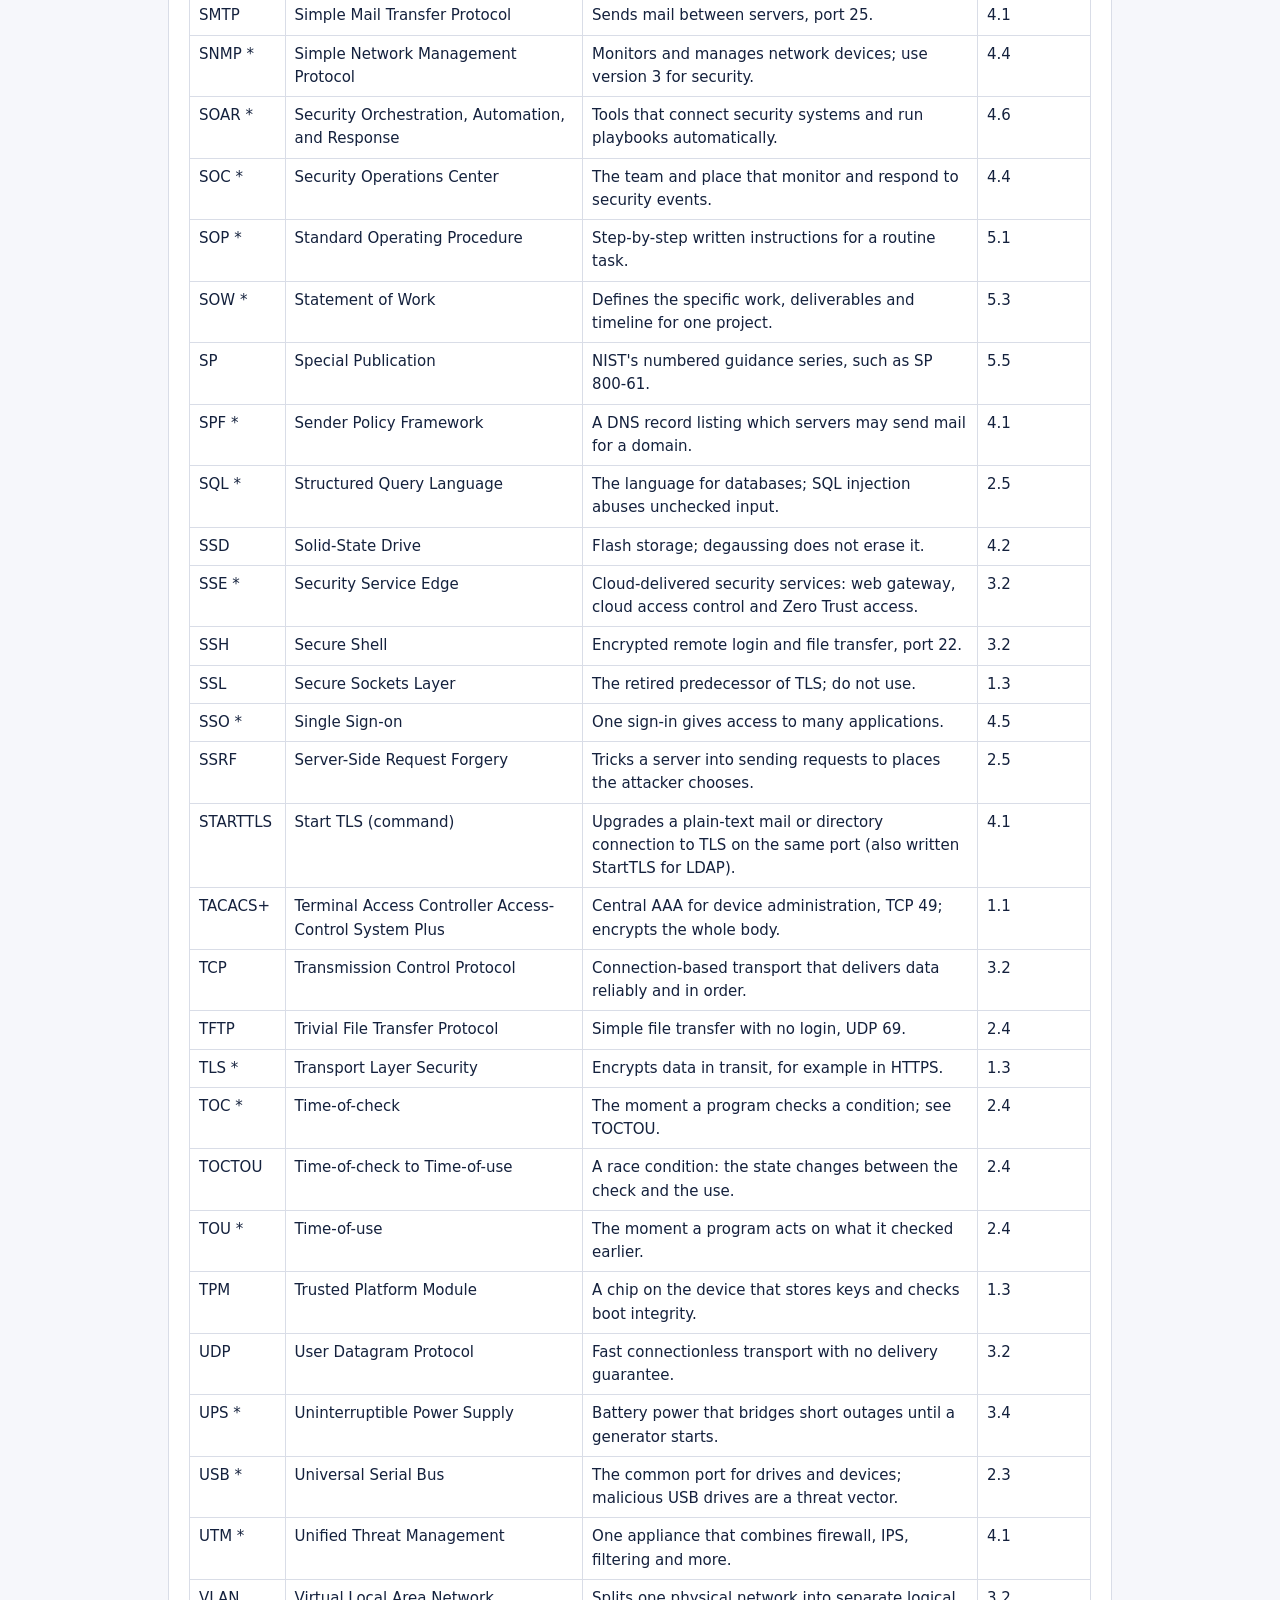
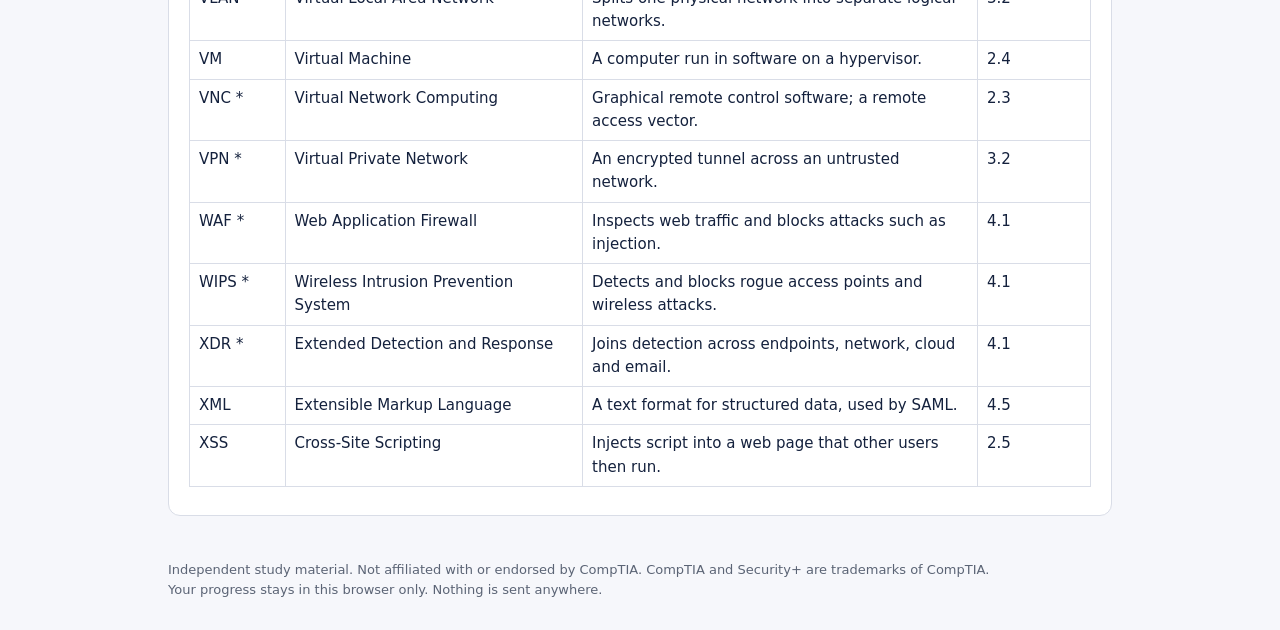
<file: printables/acronyms.html>
<!DOCTYPE html>
<html lang="en">
<head>
<meta charset="utf-8">
<meta name="viewport" content="width=device-width, initial-scale=1">
<title>Printable Acronym List: CompTIA Security+ SY0-801 Exam Prep</title>
<style>

:root{--ink:#14213d;--muted:#5b6475;--bg:#f6f7fb;--card:#fff;--line:#d9dde7;--accent:#0f766e;--accent2:#e9f5f3;--warn:#b45309;--bad:#b42318;--good:#067647;--flag:#7c3aed}
*{box-sizing:border-box}
body{margin:0;font:16px/1.55 system-ui,-apple-system,"Segoe UI",Roboto,Arial,sans-serif;color:var(--ink);background:var(--bg)}
header{background:var(--ink);color:#fff;padding:12px 18px;display:flex;align-items:center;gap:14px;flex-wrap:wrap;position:sticky;top:0;z-index:5}
header h1{font-size:17px;margin:0;font-weight:650;flex:1;min-width:200px}
#clock{font:600 20px/1 ui-monospace,Consolas,monospace;padding:6px 10px;border-radius:8px;background:#ffffff1a}
#clock.low{background:var(--warn)}
main{max-width:980px;margin:0 auto;padding:18px}
.card{background:var(--card);border:1px solid var(--line);border-radius:12px;padding:20px;margin-bottom:16px}
h2{font-size:22px;margin:0 0 10px}
h3{font-size:17px;margin:18px 0 8px}
button{font:inherit;border-radius:8px;border:1px solid var(--line);background:#fff;color:var(--ink);padding:9px 14px;cursor:pointer}
button.primary{background:var(--accent);border-color:var(--accent);color:#fff;font-weight:600}
button:disabled{opacity:.45;cursor:default}
button:focus-visible,select:focus-visible,input:focus-visible{outline:3px solid #0f766e66;outline-offset:2px}
.row{display:flex;gap:10px;flex-wrap:wrap;align-items:center}
.modes{display:grid;grid-template-columns:repeat(auto-fit,minmax(260px,1fr));gap:14px}
.mode{border:1px solid var(--line);border-radius:12px;padding:16px;background:#fff}
.mode h3{margin-top:0}
.muted{color:var(--muted);font-size:14px}
select,input[type=number]{font:inherit;padding:7px 9px;border-radius:8px;border:1px solid var(--line);background:#fff}
.qhead{display:flex;justify-content:space-between;gap:10px;flex-wrap:wrap;color:var(--muted);font-size:14px;margin-bottom:8px}
.stem{font-size:17px;margin:0 0 14px}
.opt{display:flex;gap:10px;align-items:flex-start;border:1px solid var(--line);border-radius:10px;padding:10px 12px;margin:8px 0;cursor:pointer;background:#fff}
.opt:hover{border-color:var(--accent)}
.opt input{margin-top:5px}
.opt.right{border-color:var(--good);background:#ecfdf3}
.opt.wrong{border-color:var(--bad);background:#fef3f2}
.why{font-size:14.5px;margin:4px 0 0}
table{border-collapse:collapse;width:100%;margin:8px 0;font-size:15px}
th,td{border:1px solid var(--line);padding:7px 9px;text-align:left;vertical-align:top}
th{background:#eef1f7}
.pbqsel{min-width:150px;margin:2px 0}
.part-ok{color:var(--good);font-weight:600}.part-bad{color:var(--bad);font-weight:600}
.nav{display:flex;flex-wrap:wrap;gap:6px;margin-top:10px}
.nav button{width:42px;padding:6px 0;font-size:14px}
.nav .ans{background:var(--accent2);border-color:var(--accent)}
.nav .cur{outline:3px solid var(--ink)}
.nav .flg{box-shadow:inset 0 -4px 0 var(--flag)}
.badge{display:inline-block;font-size:12.5px;padding:2px 8px;border-radius:99px;background:#eef1f7;color:var(--ink)}
.flagged{background:#f3e8ff;color:var(--flag)}
.bar{height:10px;background:#eef1f7;border-radius:99px;overflow:hidden;min-width:120px}
.bar span{display:block;height:100%;background:var(--accent)}
.bar span.low{background:var(--warn)}
.verdict{font-weight:700}
.right-t{color:var(--good)}.wrong-t{color:var(--bad)}
footer{max-width:980px;margin:0 auto;padding:10px 18px 30px;color:var(--muted);font-size:13px}
.hidden{display:none}
.explain{border-left:4px solid var(--accent);background:var(--accent2);padding:10px 12px;border-radius:0 8px 8px 0;margin-top:12px}
@media (max-width:600px){main{padding:10px}.card{padding:14px}header h1{font-size:15px}.nav button{width:38px}}
select{max-width:100%}

.print-only{display:none}
@media print{header,footer .noprint,.noprint,button{display:none!important}body{background:#fff;font-size:11pt}main{max-width:none;padding:0}.card{border:none;padding:0;margin:0 0 8pt}.print-only{display:block}table{font-size:9.5pt}th,td{padding:3pt 5pt}tr{break-inside:avoid}h2{font-size:15pt}}
table{display:table}
select{max-width:100%}
.row>label{min-width:0;max-width:100%}
@media (max-width:600px){.wide{display:block;overflow-x:auto}}
.fc{min-height:220px;display:flex;flex-direction:column;justify-content:center;align-items:center;text-align:center;border:1px solid var(--line);border-radius:14px;background:#fff;padding:22px;cursor:pointer;user-select:none}
.fc .term{font-size:30px;font-weight:700}.fc .exp{font-size:19px;font-weight:600;margin-bottom:8px}.fc .meaning{font-size:16.5px;max-width:560px}
.tick{display:flex;gap:10px;align-items:flex-start;padding:6px 0;border-bottom:1px solid #eef1f7}.tick input{margin-top:5px;width:18px;height:18px}
.done{color:var(--muted);text-decoration:line-through}
.pdfs,.toplink{margin:8px 0}.pdfs a,.toplink a{color:var(--accent)}
.grid{display:grid;grid-template-columns:repeat(auto-fit,minmax(250px,1fr));gap:12px}
.grid a{display:block;border:1px solid var(--line);border-radius:12px;padding:14px;background:#fff;color:var(--ink);text-decoration:none}
.grid a:hover{border-color:var(--accent)}

</style>
</head>
<body>
<header><h1>Printable Acronym List<br><span style="font-weight:400;font-size:13px;opacity:.85">CompTIA Security+ SY0-801 Exam Prep 2027 and 2028, by Michael J. Tremeer</span></h1></header>
<main id="app">
<p class="print-only muted">CompTIA Security+ SY0-801 Exam Prep 2027 and 2028, by Michael J. Tremeer</p>
<div class="card"><h2>Acronyms for the SY0-801 exam</h2><p class="muted">220 acronyms, the same list as Appendix A. A star (*) marks the 106 on the exam owner's official list. <button class="noprint" onclick="window.print()">Print</button></p><p class="noprint pdfs">Ready-made PDF: <a href="acronyms_letter.pdf">US Letter</a> or <a href="acronyms_a4.pdf">A4</a></p>
<table class="wide"><tr><th>Acronym</th><th>Full form</th><th>What it means</th><th>Objective</th></tr><tr><td>AAA *</td><td>Authentication, Authorization, and Accounting</td><td>Prove who you are, decide what you may do, and record what you did.</td><td>1.1</td></tr><tr><td>ACL</td><td>Access Control List</td><td>A list of rules that allows or denies traffic or access to a resource.</td><td>4.1</td></tr><tr><td>AES</td><td>Advanced Encryption Standard</td><td>The current standard symmetric block cipher, with 128, 192 or 256-bit keys.</td><td>1.3</td></tr><tr><td>AI *</td><td>Artificial Intelligence</td><td>Systems that learn from data to predict, classify or generate; both a tool and a target.</td><td>2.6</td></tr><tr><td>ALE *</td><td>Annualized Loss Expectancy</td><td>Expected loss from a risk in one year: SLE x ARO.</td><td>5.2</td></tr><tr><td>AML/CTF *</td><td>Anti-money Laundering/Counter-terrorism Financing (counter-terrorist financing)</td><td>Rules and training that stop an organization being used to move criminal or terrorist money.</td><td>5.4</td></tr><tr><td>API</td><td>Application Programming Interface</td><td>A defined way for programs to talk to each other; must be authenticated and rate limited.</td><td>4.1</td></tr><tr><td>APT *</td><td>Advanced Persistent Threat</td><td>A skilled, well-funded attacker who stays hidden in a network for a long time.</td><td>2.3</td></tr><tr><td>ARO *</td><td>Annualized Rate of Occurrence</td><td>How many times a year a loss event is expected to happen.</td><td>5.2</td></tr><tr><td>ARP</td><td>Address Resolution Protocol</td><td>Maps IP addresses to MAC addresses on a local network; can be poisoned for on-path attacks.</td><td>2.5</td></tr><tr><td>ATT&amp;CK</td><td>Adversarial Tactics, Techniques, and Common Knowledge</td><td>A public knowledge base of real attacker tactics and techniques (MITRE ATT&amp;CK).</td><td>5.5</td></tr><tr><td>AUP *</td><td>Acceptable Use Policy</td><td>The rules users accept for how they may use the organization&#x27;s systems.</td><td>5.1</td></tr><tr><td>AV</td><td>Asset Value</td><td>What an asset is worth; the start of the SLE calculation (SLE = AV x EF).</td><td>5.2</td></tr><tr><td>BC</td><td>Business Continuity</td><td>Keeping essential business functions running during and after a disruption.</td><td>3.4</td></tr><tr><td>BCP</td><td>Business Continuity Plan</td><td>The written plan for keeping essential functions running during a disruption.</td><td>5.1</td></tr><tr><td>BEC *</td><td>Business Email Compromise</td><td>Fraud that uses a real or faked business email account to trick staff into paying or sharing data.</td><td>5.6</td></tr><tr><td>BIA</td><td>Business Impact Analysis</td><td>Works out which processes matter most and how long each can be down.</td><td>5.2</td></tr><tr><td>BIMI *</td><td>Brand Indicators for Message Identification</td><td>Shows a sender&#x27;s verified logo in the inbox; needs DMARC at enforcement.</td><td>4.1</td></tr><tr><td>BIOS *</td><td>Basic Input/Output System</td><td>Firmware that starts a computer and hands over to the operating system; protect it with a password and updates.</td><td>4.1, acronym list</td></tr><tr><td>BYOD *</td><td>Bring Your Own Device</td><td>A policy that lets staff use their own phones or laptops for work, under set rules.</td><td>5.1</td></tr><tr><td>CA</td><td>Certificate Authority</td><td>A trusted party that issues and signs digital certificates.</td><td>1.3</td></tr><tr><td>CAB *</td><td>Change Advisory Board</td><td>The group that reviews and approves or rejects change requests.</td><td>1.2</td></tr><tr><td>CAPTCHA *</td><td>Completely Automated Public Turing test to tell Computers and Humans Apart</td><td>A challenge meant to stop bots; fake CAPTCHAs are now used to trick users.</td><td>2.3</td></tr><tr><td>CCTV</td><td>Closed-Circuit Television</td><td>Video cameras that record to a private system; a detective and deterring physical control.</td><td>1.1</td></tr><tr><td>CEO</td><td>Chief Executive Officer</td><td>The head of an organization; a favorite target of impersonation and whaling.</td><td>2.5</td></tr><tr><td>CFO</td><td>Chief Financial Officer</td><td>The head of finance; a common name used in payment fraud emails.</td><td>2.5</td></tr><tr><td>CI/CD *</td><td>Continuous Integration and Continuous Deployment (or Delivery)</td><td>Automated building, testing and release of code; security checks run in the pipeline.</td><td>4.6</td></tr><tr><td>CIA *</td><td>Confidentiality, Integrity, and Availability</td><td>The three core goals of security: keep data secret, correct and reachable.</td><td>1.1</td></tr><tr><td>CISO</td><td>Chief Information Security Officer</td><td>The senior leader responsible for the security program.</td><td>5.1</td></tr><tr><td>CNA</td><td>CVE Numbering Authority</td><td>An organization allowed to assign CVE IDs to new vulnerabilities.</td><td>2.1</td></tr><tr><td>CPU</td><td>Central Processing Unit</td><td>The processor; unusually high use can be an indicator of compromise (for example cryptomining).</td><td>2.5</td></tr><tr><td>CRL *</td><td>Certificate Revocation List</td><td>A signed list of certificates the CA has revoked before their expiry.</td><td>1.3</td></tr><tr><td>CSPM *</td><td>Cloud Security Posture Management</td><td>Tools that scan cloud settings for misconfigurations and compliance gaps.</td><td>4.3</td></tr><tr><td>CSR *</td><td>Certificate Signing Request</td><td>The request, with your public key, that you send to a CA to get a certificate.</td><td>1.3</td></tr><tr><td>CSRF</td><td>Cross-Site Request Forgery</td><td>Tricks a signed-in user&#x27;s browser into sending a request the user did not intend.</td><td>2.5</td></tr><tr><td>CVE *</td><td>Common Vulnerabilities and Exposures</td><td>The public list that gives each known vulnerability a unique ID.</td><td>2.1</td></tr><tr><td>CVSS *</td><td>Common Vulnerability Scoring System</td><td>The standard 0.0 to 10.0 score for vulnerability severity.</td><td>2.1</td></tr><tr><td>CWE *</td><td>Common Weakness Enumeration</td><td>A public catalog of software and hardware weakness types, such as buffer overflow.</td><td>2.1</td></tr><tr><td>DAC</td><td>Discretionary Access Control</td><td>The data owner decides who may access a resource.</td><td>4.5</td></tr><tr><td>DBA</td><td>Database Administrator</td><td>The person who runs and maintains databases; a privileged role.</td><td>4.5</td></tr><tr><td>DDoS *</td><td>Distributed Denial of Service</td><td>Many sources flood a target at once to make it unavailable.</td><td>2.5</td></tr><tr><td>DES</td><td>Data Encryption Standard</td><td>An old 56-bit symmetric cipher, now retired.</td><td>1.3</td></tr><tr><td>DH</td><td>Diffie-Hellman</td><td>A key exchange method that lets two parties agree on a shared key over an open network.</td><td>1.3</td></tr><tr><td>DHCP *</td><td>Dynamic Host Configuration Protocol</td><td>Hands out IP addresses and settings to devices; a rogue DHCP server can redirect traffic.</td><td>2.5</td></tr><tr><td>DHE</td><td>Diffie-Hellman Ephemeral</td><td>Diffie-Hellman with a new key pair for each session, giving forward secrecy.</td><td>1.3</td></tr><tr><td>DKIM *</td><td>DomainKeys Identified Mail</td><td>Signs outgoing mail so receivers can check it came from the domain and was not changed.</td><td>4.1</td></tr><tr><td>DLP *</td><td>Data Loss Prevention</td><td>Tools that find sensitive data and stop it leaving by email, web, USB or cloud.</td><td>4.1</td></tr><tr><td>DMARC *</td><td>Domain-based Message Authentication, Reporting, and Conformance</td><td>Tells receivers what to do with mail that fails SPF and DKIM, and sends reports.</td><td>4.1</td></tr><tr><td>DMZ</td><td>Demilitarized Zone</td><td>An older name for a screened subnet: a zone for public-facing servers.</td><td>3.2</td></tr><tr><td>DNS *</td><td>Domain Name System</td><td>Turns names into IP addresses; a target for poisoning and a source of attack clues.</td><td>2.5</td></tr><tr><td>DoS *</td><td>Denial of Service</td><td>An attack that makes a service unavailable, from one source.</td><td>2.5</td></tr><tr><td>DR</td><td>Disaster Recovery</td><td>Restoring IT systems and data after a major disruption.</td><td>3.4</td></tr><tr><td>DRP</td><td>Disaster Recovery Plan</td><td>The written plan for restoring IT systems after a disaster.</td><td>5.1</td></tr><tr><td>DSA</td><td>Digital Signature Algorithm</td><td>An older signature algorithm, no longer approved for new signatures.</td><td>1.3</td></tr><tr><td>ECC</td><td>Elliptic Curve Cryptography</td><td>Asymmetric cryptography that gives strong security with short keys.</td><td>1.3</td></tr><tr><td>ECDH</td><td>Elliptic Curve Diffie-Hellman</td><td>Diffie-Hellman key exchange using elliptic curves.</td><td>1.3</td></tr><tr><td>ECDHE</td><td>Elliptic Curve Diffie-Hellman Ephemeral</td><td>Elliptic curve key exchange with a new key per session, for forward secrecy.</td><td>1.3</td></tr><tr><td>ECDSA</td><td>Elliptic Curve Digital Signature Algorithm</td><td>A digital signature algorithm based on elliptic curves.</td><td>1.3</td></tr><tr><td>EdDSA</td><td>Edwards-curve Digital Signature Algorithm</td><td>A modern elliptic curve signature algorithm.</td><td>1.3</td></tr><tr><td>EDR *</td><td>Endpoint Detection and Response</td><td>Agents that watch endpoint behavior, raise alerts and can isolate a device.</td><td>4.1</td></tr><tr><td>EF</td><td>Exposure Factor</td><td>The share of an asset&#x27;s value lost in one event, as a percentage.</td><td>5.2</td></tr><tr><td>EOI *</td><td>Expression of Interest</td><td>An early, informal request asking vendors whether they want to bid.</td><td>5.3</td></tr><tr><td>FIPS</td><td>Federal Information Processing Standards</td><td>US federal standards for cryptography and security, such as FIPS 197 for AES.</td><td>1.3</td></tr><tr><td>FTP</td><td>File Transfer Protocol</td><td>Old file transfer in clear text on ports 20 and 21.</td><td>3.2</td></tr><tr><td>FTPS</td><td>FTP over TLS (File Transfer Protocol Secure)</td><td>FTP protected by TLS, on ports 989 and 990 when implicit.</td><td>3.2</td></tr><tr><td>GB</td><td>Gigabyte</td><td>A unit of data size, about a billion bytes.</td><td>4.4</td></tr><tr><td>GBIC *</td><td>Gigabit Interface Converter</td><td>An older plug-in module that connects a switch port to fiber or copper.</td><td>4.1, hardware list</td></tr><tr><td>GDPR</td><td>General Data Protection Regulation</td><td>The European Union&#x27;s data protection law.</td><td>5.4</td></tr><tr><td>gMSA *</td><td>Group Managed Service Account</td><td>A directory service account whose long password the domain changes automatically.</td><td>3.2</td></tr><tr><td>HA</td><td>High Availability</td><td>Design that keeps a service running with very little downtime.</td><td>3.4</td></tr><tr><td>HIDS *</td><td>Host-based Intrusion Detection System</td><td>Software on one host that watches for attacks and alerts.</td><td>4.1</td></tr><tr><td>HIPAA</td><td>Health Insurance Portability and Accountability Act</td><td>The US law that protects health information.</td><td>5.4</td></tr><tr><td>HIPS *</td><td>Host-based Intrusion Prevention System</td><td>Software on one host that detects and blocks attacks.</td><td>4.1</td></tr><tr><td>HR *</td><td>Human Resources</td><td>The team that handles hiring, leaving and staff records; a key stakeholder in investigations.</td><td>4.8</td></tr><tr><td>HSM</td><td>Hardware Security Module</td><td>A tamper-resistant device that creates, stores and uses keys.</td><td>1.3</td></tr><tr><td>HTTP</td><td>Hypertext Transfer Protocol</td><td>Web traffic in clear text on port 80.</td><td>4.1</td></tr><tr><td>HTTPS</td><td>HTTP over TLS (Hypertext Transfer Protocol Secure)</td><td>Web traffic protected by TLS on port 443.</td><td>1.3</td></tr><tr><td>IaaS</td><td>Infrastructure as a Service</td><td>The cloud provider gives servers, storage and networks; you manage the rest.</td><td>3.1</td></tr><tr><td>IaC *</td><td>Infrastructure as Code</td><td>Defining servers and networks in files so they are built the same way every time.</td><td>3.1</td></tr><tr><td>ID</td><td>Identifier (or identification)</td><td>A name or number that identifies a person, record or vulnerability.</td><td>4.5</td></tr><tr><td>IdP</td><td>Identity Provider</td><td>The service that checks identities and signs users in to many applications.</td><td>2.4</td></tr><tr><td>IDS *</td><td>Intrusion Detection System</td><td>Watches traffic or hosts and alerts on attacks, without blocking.</td><td>4.1</td></tr><tr><td>IKE</td><td>Internet Key Exchange</td><td>Sets up the keys for IPsec VPNs, on UDP 500.</td><td>3.2</td></tr><tr><td>IMAP</td><td>Internet Message Access Protocol</td><td>Reads mail kept on the server, port 143 in clear text.</td><td>4.1</td></tr><tr><td>IMAPS</td><td>IMAP over TLS</td><td>IMAP over TLS on port 993.</td><td>4.1</td></tr><tr><td>IoC</td><td>Indicator of Compromise</td><td>A clue that a system has been attacked, such as a known bad hash or domain.</td><td>2.5</td></tr><tr><td>IoT</td><td>Internet of Things</td><td>Network-connected devices such as cameras, sensors and printers.</td><td>2.3</td></tr><tr><td>IP *</td><td>Internet Protocol</td><td>The protocol that addresses and routes packets between networks.</td><td>2.5</td></tr><tr><td>IPAM</td><td>IP Address Management</td><td>Tools that track IP addresses in use; helps find unknown devices.</td><td>4.3</td></tr><tr><td>IPFIX *</td><td>Internet Protocol Flow Information Export</td><td>The standard for exporting flow records: who talked to whom, when and how much.</td><td>4.4</td></tr><tr><td>IPS *</td><td>Intrusion Prevention System</td><td>Sits in the traffic path and blocks attacks it detects.</td><td>4.1</td></tr><tr><td>IPsec *</td><td>Internet Protocol Security</td><td>Protects IP packets with authentication and encryption; used for VPNs.</td><td>3.2</td></tr><tr><td>IR</td><td>Incident Response</td><td>The organized way to handle security incidents and limit damage.</td><td>4.7</td></tr><tr><td>ISAC</td><td>Information Sharing and Analysis Center</td><td>A sector group whose members share threat information.</td><td>2.1</td></tr><tr><td>IT</td><td>Information Technology</td><td>Computers, networks and software used to run a business.</td><td>1.1</td></tr><tr><td>JIT</td><td>Just-in-Time</td><td>Access granted only when needed and removed automatically after a set time.</td><td>4.5</td></tr><tr><td>KRI</td><td>Key Risk Indicator</td><td>A measure that warns when a risk is growing.</td><td>5.2</td></tr><tr><td>LAN *</td><td>Local Area Network</td><td>A network in one building or site.</td><td>3.2</td></tr><tr><td>LDAP *</td><td>Lightweight Directory Access Protocol</td><td>Queries and updates directory services, port 389.</td><td>4.5</td></tr><tr><td>LDAPS</td><td>LDAP over TLS</td><td>LDAP over TLS on port 636.</td><td>4.5</td></tr><tr><td>LLM *</td><td>Large Language Model</td><td>An AI model trained on large amounts of text to understand and generate language.</td><td>2.6</td></tr><tr><td>LMS *</td><td>Learning Management System</td><td>Software that delivers, tracks and reports security training.</td><td>5.6</td></tr><tr><td>MAC</td><td>Media Access Control (address); Mandatory Access Control</td><td>Context decides: a hardware network address, or access set by system labels and clearances.</td><td>2.5, 4.5</td></tr><tr><td>MD5</td><td>Message Digest 5</td><td>An old 128-bit hash, broken for collisions; do not use for security.</td><td>1.3</td></tr><tr><td>MDM *</td><td>Mobile Device Management</td><td>Central control of phones and tablets: settings, apps, encryption and remote wipe.</td><td>4.1</td></tr><tr><td>MFA *</td><td>Multifactor Authentication</td><td>Proving identity with two or more different kinds of factor.</td><td>4.5</td></tr><tr><td>MOA *</td><td>Memorandum of Agreement</td><td>A written agreement that sets out each party&#x27;s duties, more binding than an MOU.</td><td>5.3</td></tr><tr><td>MOU *</td><td>Memorandum of Understanding</td><td>A written statement of shared intent, usually not legally binding.</td><td>5.3</td></tr><tr><td>MSA *</td><td>Master Service Agreement</td><td>The overall contract that governs every future piece of work with a vendor.</td><td>5.3</td></tr><tr><td>MSP</td><td>Managed Service Provider</td><td>An outside company that runs IT services for you; a supply chain risk.</td><td>2.3</td></tr><tr><td>MTBF *</td><td>Mean Time Between Failures</td><td>Average running time between failures of a repairable part.</td><td>3.4</td></tr><tr><td>MTD</td><td>Maximum Tolerable Downtime</td><td>The longest outage the business can survive; RTO must be shorter.</td><td>3.4</td></tr><tr><td>MTTR *</td><td>Mean Time to Repair</td><td>Average time to repair a failed part and bring it back into service.</td><td>3.4</td></tr><tr><td>NAC</td><td>Network Access Control</td><td>Checks a device&#x27;s identity and health before it may join the network.</td><td>4.1</td></tr><tr><td>NAT</td><td>Network Address Translation</td><td>Rewrites private addresses to public ones at the network edge.</td><td>3.2</td></tr><tr><td>NDA *</td><td>Non-disclosure Agreement</td><td>A contract that keeps shared information confidential.</td><td>5.3</td></tr><tr><td>NFC *</td><td>Near-field Communication</td><td>Very short-range wireless used for payments and badges.</td><td>2.3</td></tr><tr><td>NIC *</td><td>Network Interface Card</td><td>The hardware that connects a device to a network.</td><td>4.1, hardware list</td></tr><tr><td>NIDS *</td><td>Network-based Intrusion Detection System</td><td>Watches network traffic for attacks and alerts.</td><td>4.1</td></tr><tr><td>NIPS *</td><td>Network-based Intrusion Prevention System</td><td>Sits in the network path and blocks attacks.</td><td>4.1</td></tr><tr><td>NIST</td><td>National Institute of Standards and Technology</td><td>The US agency that publishes security standards and guidance.</td><td>5.5</td></tr><tr><td>NMS</td><td>Network Management System</td><td>Monitors the health and performance of network devices, usually with SNMP.</td><td>4.4</td></tr><tr><td>NTP</td><td>Network Time Protocol</td><td>Keeps clocks in sync so log times line up, UDP 123.</td><td>4.8</td></tr><tr><td>NTS</td><td>Network Time Security</td><td>Adds authentication to NTP.</td><td>4.8</td></tr><tr><td>NVD *</td><td>National Vulnerability Database</td><td>The US government database that adds scores and details to CVE entries.</td><td>2.1</td></tr><tr><td>OAuth *</td><td>Open Authorization</td><td>Lets an application act for a user with a token, without getting the password.</td><td>4.5</td></tr><tr><td>OCSP *</td><td>Online Certificate Status Protocol</td><td>Checks whether one certificate is revoked, in real time.</td><td>1.3</td></tr><tr><td>OPSEC</td><td>Operations Security</td><td>Not giving away sensitive information through everyday actions and posts.</td><td>5.6</td></tr><tr><td>OS *</td><td>Operating System</td><td>The core software that runs a device and its applications.</td><td>2.4</td></tr><tr><td>OSINT</td><td>Open-Source Intelligence</td><td>Information gathered from public sources.</td><td>2.1</td></tr><tr><td>OT *</td><td>Operational Technology</td><td>Systems that control physical processes, such as industrial controllers.</td><td>2.3</td></tr><tr><td>OTP *</td><td>One-time Password</td><td>A code that works only once, often time-based.</td><td>4.5</td></tr><tr><td>PA</td><td>Policy Administrator</td><td>In Zero Trust, sets up or shuts down the path to a resource on the policy engine&#x27;s decision.</td><td>1.1</td></tr><tr><td>PaaS</td><td>Platform as a Service</td><td>The provider runs the platform; you manage your applications and data.</td><td>3.1</td></tr><tr><td>PBKDF2</td><td>Password-Based Key Derivation Function 2</td><td>Stretches a password with a salt and many rounds to resist cracking.</td><td>1.3</td></tr><tr><td>PBQ</td><td>Performance-Based Question</td><td>An exam task where you match, order, configure or analyze instead of picking one option.</td><td>exam</td></tr><tr><td>PC</td><td>Personal Computer</td><td>A desktop or laptop computer.</td><td>2.4</td></tr><tr><td>PDF *</td><td>Portable Document Format</td><td>A document file type; malicious PDF attachments are a threat vector.</td><td>2.3</td></tr><tr><td>PE</td><td>Policy Engine</td><td>In Zero Trust, decides whether to grant, deny or revoke access.</td><td>1.1</td></tr><tr><td>PEP</td><td>Policy Enforcement Point</td><td>In Zero Trust, opens, watches and closes the connection to a resource.</td><td>1.1</td></tr><tr><td>PIN</td><td>Personal Identification Number</td><td>A short numeric secret: something you know.</td><td>4.5</td></tr><tr><td>PIR *</td><td>Post-incident Reporting</td><td>The formal written report after an incident: timeline, impact, root cause and an action plan. Some teams call it a post-incident review.</td><td>4.7</td></tr><tr><td>PKCS</td><td>Public Key Cryptography Standards</td><td>A family of standards, such as PKCS #10 for certificate signing requests.</td><td>1.3</td></tr><tr><td>PKI *</td><td>Public Key Infrastructure</td><td>The CAs, certificates, policies and processes that make public key trust work.</td><td>1.3</td></tr><tr><td>POP3</td><td>Post Office Protocol version 3</td><td>Downloads mail, port 110 in clear text.</td><td>4.1</td></tr><tr><td>POP3S</td><td>POP3 over TLS</td><td>POP3 over TLS on port 995.</td><td>4.1</td></tr><tr><td>QR *</td><td>Quick Response (code)</td><td>A square barcode a phone can scan; malicious QR codes are used in quishing.</td><td>2.3</td></tr><tr><td>RADIUS</td><td>Remote Authentication Dial-In User Service</td><td>Central authentication and accounting for network access, UDP 1812 and 1813.</td><td>4.1</td></tr><tr><td>RAID</td><td>Redundant Array of Independent Disks</td><td>Combines disks so data survives a disk failure.</td><td>3.4</td></tr><tr><td>RAM</td><td>Random Access Memory</td><td>Working memory; its contents are lost at power off, so capture it early in forensics.</td><td>4.7</td></tr><tr><td>RBAC</td><td>Role-Based Access Control</td><td>Access is given to roles, and users get the roles they need.</td><td>4.5</td></tr><tr><td>RC4</td><td>Rivest Cipher 4</td><td>An old stream cipher, now prohibited in TLS.</td><td>1.3</td></tr><tr><td>RCS *</td><td>Rich Communication Services</td><td>The richer successor to SMS text messaging; a message threat vector.</td><td>2.3</td></tr><tr><td>RDP</td><td>Remote Desktop Protocol</td><td>Graphical remote access on port 3389; never expose it to the internet.</td><td>2.3</td></tr><tr><td>RF *</td><td>Radio Frequency</td><td>Wireless signals; can be jammed or intercepted.</td><td>2.3</td></tr><tr><td>RFC *</td><td>Request for Comments</td><td>The numbered documents that define internet standards.</td><td>5.1</td></tr><tr><td>RFI *</td><td>Request for Information</td><td>Asks vendors for general information about what they offer.</td><td>5.3</td></tr><tr><td>RFP *</td><td>Request for Proposal</td><td>Asks vendors for a full proposal to meet stated needs.</td><td>5.3</td></tr><tr><td>RFQ *</td><td>Request for Quote (quotation)</td><td>Asks vendors for a price for a clearly defined product or service.</td><td>5.3</td></tr><tr><td>RoE</td><td>Rules of Engagement</td><td>The written terms of a security test: scope, times, methods and contacts.</td><td>5.3</td></tr><tr><td>ROI *</td><td>Return on Investment</td><td>Whether the benefit of a control or vendor is worth its cost.</td><td>5.3</td></tr><tr><td>RPO *</td><td>Recovery Point Objective</td><td>The most data, measured in time, you can afford to lose.</td><td>3.4</td></tr><tr><td>RPS *</td><td>Redundant Power Supply</td><td>A second power supply in a device, so one failure does not stop it.</td><td>3.4</td></tr><tr><td>RSA</td><td>Rivest-Shamir-Adleman</td><td>A widely used asymmetric algorithm for encryption and signatures.</td><td>1.3</td></tr><tr><td>RTF *</td><td>Rich Text Format</td><td>A document file type that can carry malicious embedded content.</td><td>2.3</td></tr><tr><td>RTO *</td><td>Recovery Time Objective</td><td>The longest a system may be down before it must be restored.</td><td>3.4</td></tr><tr><td>SaaS *</td><td>Software as a Service</td><td>Complete applications run by a provider and used over the internet.</td><td>3.1</td></tr><tr><td>SAML *</td><td>Security Assertion Markup Language</td><td>An XML standard that passes sign-in assertions from an identity provider to a service.</td><td>4.5</td></tr><tr><td>SASE</td><td>Secure Access Service Edge</td><td>SSE security services combined with cloud-delivered networking.</td><td>3.2</td></tr><tr><td>SCAP *</td><td>Security Content Automation Protocol</td><td>Standards that let tools check configurations and vulnerabilities in a common format.</td><td>4.4</td></tr><tr><td>SCP</td><td>Secure Copy Protocol</td><td>Copies files over SSH.</td><td>3.2</td></tr><tr><td>SELinux *</td><td>Security-Enhanced Linux</td><td>Mandatory access control for Linux systems.</td><td>4.1</td></tr><tr><td>SFP *</td><td>Small Form-factor Pluggable</td><td>A small plug-in module that connects a network port to fiber or copper.</td><td>4.1, hardware list</td></tr><tr><td>SFTP</td><td>SSH File Transfer Protocol</td><td>Encrypted file transfer that runs over SSH.</td><td>3.2</td></tr><tr><td>SHA</td><td>Secure Hash Algorithm</td><td>The family of hash functions: SHA-2 and SHA-3 are current; SHA-1 is retired.</td><td>1.3</td></tr><tr><td>SIEM *</td><td>Security Information and Event Management</td><td>Collects, correlates and alerts on logs from across the organization.</td><td>4.4</td></tr><tr><td>SIM</td><td>Subscriber Identity Module</td><td>The card that ties a phone to an account; SIM swapping can steal text codes.</td><td>2.5</td></tr><tr><td>SIP</td><td>Session Initiation Protocol</td><td>Sets up voice and video calls; 5061 is the TLS version.</td><td>3.2</td></tr><tr><td>SLA</td><td>Service-Level Agreement</td><td>The contract terms for the service level a vendor must deliver.</td><td>5.3</td></tr><tr><td>SLE *</td><td>Single Loss Expectancy</td><td>Expected loss from one event: AV x EF.</td><td>5.2</td></tr><tr><td>SLO</td><td>Service-Level Objective</td><td>A measurable target inside an SLA, such as 99.9% uptime.</td><td>5.3</td></tr><tr><td>SMB</td><td>Server Message Block</td><td>Windows-style file and printer sharing on port 445; block it at the internet edge.</td><td>2.4</td></tr><tr><td>SMS *</td><td>Short Message Service</td><td>Text messaging; used in smishing and a weak channel for codes.</td><td>2.3</td></tr><tr><td>SMTP</td><td>Simple Mail Transfer Protocol</td><td>Sends mail between servers, port 25.</td><td>4.1</td></tr><tr><td>SNMP *</td><td>Simple Network Management Protocol</td><td>Monitors and manages network devices; use version 3 for security.</td><td>4.4</td></tr><tr><td>SOAR *</td><td>Security Orchestration, Automation, and Response</td><td>Tools that connect security systems and run playbooks automatically.</td><td>4.6</td></tr><tr><td>SOC *</td><td>Security Operations Center</td><td>The team and place that monitor and respond to security events.</td><td>4.4</td></tr><tr><td>SOP *</td><td>Standard Operating Procedure</td><td>Step-by-step written instructions for a routine task.</td><td>5.1</td></tr><tr><td>SOW *</td><td>Statement of Work</td><td>Defines the specific work, deliverables and timeline for one project.</td><td>5.3</td></tr><tr><td>SP</td><td>Special Publication</td><td>NIST&#x27;s numbered guidance series, such as SP 800-61.</td><td>5.5</td></tr><tr><td>SPF *</td><td>Sender Policy Framework</td><td>A DNS record listing which servers may send mail for a domain.</td><td>4.1</td></tr><tr><td>SQL *</td><td>Structured Query Language</td><td>The language for databases; SQL injection abuses unchecked input.</td><td>2.5</td></tr><tr><td>SSD</td><td>Solid-State Drive</td><td>Flash storage; degaussing does not erase it.</td><td>4.2</td></tr><tr><td>SSE *</td><td>Security Service Edge</td><td>Cloud-delivered security services: web gateway, cloud access control and Zero Trust access.</td><td>3.2</td></tr><tr><td>SSH</td><td>Secure Shell</td><td>Encrypted remote login and file transfer, port 22.</td><td>3.2</td></tr><tr><td>SSL</td><td>Secure Sockets Layer</td><td>The retired predecessor of TLS; do not use.</td><td>1.3</td></tr><tr><td>SSO *</td><td>Single Sign-on</td><td>One sign-in gives access to many applications.</td><td>4.5</td></tr><tr><td>SSRF</td><td>Server-Side Request Forgery</td><td>Tricks a server into sending requests to places the attacker chooses.</td><td>2.5</td></tr><tr><td>STARTTLS</td><td>Start TLS (command)</td><td>Upgrades a plain-text mail or directory connection to TLS on the same port (also written StartTLS for LDAP).</td><td>4.1</td></tr><tr><td>TACACS+</td><td>Terminal Access Controller Access-Control System Plus</td><td>Central AAA for device administration, TCP 49; encrypts the whole body.</td><td>1.1</td></tr><tr><td>TCP</td><td>Transmission Control Protocol</td><td>Connection-based transport that delivers data reliably and in order.</td><td>3.2</td></tr><tr><td>TFTP</td><td>Trivial File Transfer Protocol</td><td>Simple file transfer with no login, UDP 69.</td><td>2.4</td></tr><tr><td>TLS *</td><td>Transport Layer Security</td><td>Encrypts data in transit, for example in HTTPS.</td><td>1.3</td></tr><tr><td>TOC *</td><td>Time-of-check</td><td>The moment a program checks a condition; see TOCTOU.</td><td>2.4</td></tr><tr><td>TOCTOU</td><td>Time-of-check to Time-of-use</td><td>A race condition: the state changes between the check and the use.</td><td>2.4</td></tr><tr><td>TOU *</td><td>Time-of-use</td><td>The moment a program acts on what it checked earlier.</td><td>2.4</td></tr><tr><td>TPM</td><td>Trusted Platform Module</td><td>A chip on the device that stores keys and checks boot integrity.</td><td>1.3</td></tr><tr><td>UDP</td><td>User Datagram Protocol</td><td>Fast connectionless transport with no delivery guarantee.</td><td>3.2</td></tr><tr><td>UPS *</td><td>Uninterruptible Power Supply</td><td>Battery power that bridges short outages until a generator starts.</td><td>3.4</td></tr><tr><td>USB *</td><td>Universal Serial Bus</td><td>The common port for drives and devices; malicious USB drives are a threat vector.</td><td>2.3</td></tr><tr><td>UTM *</td><td>Unified Threat Management</td><td>One appliance that combines firewall, IPS, filtering and more.</td><td>4.1</td></tr><tr><td>VLAN</td><td>Virtual Local Area Network</td><td>Splits one physical network into separate logical networks.</td><td>3.2</td></tr><tr><td>VM</td><td>Virtual Machine</td><td>A computer run in software on a hypervisor.</td><td>2.4</td></tr><tr><td>VNC *</td><td>Virtual Network Computing</td><td>Graphical remote control software; a remote access vector.</td><td>2.3</td></tr><tr><td>VPN *</td><td>Virtual Private Network</td><td>An encrypted tunnel across an untrusted network.</td><td>3.2</td></tr><tr><td>WAF *</td><td>Web Application Firewall</td><td>Inspects web traffic and blocks attacks such as injection.</td><td>4.1</td></tr><tr><td>WIPS *</td><td>Wireless Intrusion Prevention System</td><td>Detects and blocks rogue access points and wireless attacks.</td><td>4.1</td></tr><tr><td>XDR *</td><td>Extended Detection and Response</td><td>Joins detection across endpoints, network, cloud and email.</td><td>4.1</td></tr><tr><td>XML</td><td>Extensible Markup Language</td><td>A text format for structured data, used by SAML.</td><td>4.5</td></tr><tr><td>XSS</td><td>Cross-Site Scripting</td><td>Injects script into a web page that other users then run.</td><td>2.5</td></tr></table></div>
</main>
<footer>Independent study material. Not affiliated with or endorsed by CompTIA. CompTIA and Security+ are trademarks of CompTIA.<span class="noprint"><br>Your progress stays in this browser only. Nothing is sent anywhere.</span></footer>
<script>
const store = {
  get(k, d){ try { const v = localStorage.getItem(k); return v ? JSON.parse(v) : d; } catch(e){ return d; } },
  set(k, v){ try { localStorage.setItem(k, JSON.stringify(v)); } catch(e){} }
};
const esc = s => String(s).replace(/[&<>"]/g, c => ({"&":"&amp;","<":"&lt;",">":"&gt;",'"':"&quot;"}[c]));

</script>
</body>
</html>
</file>
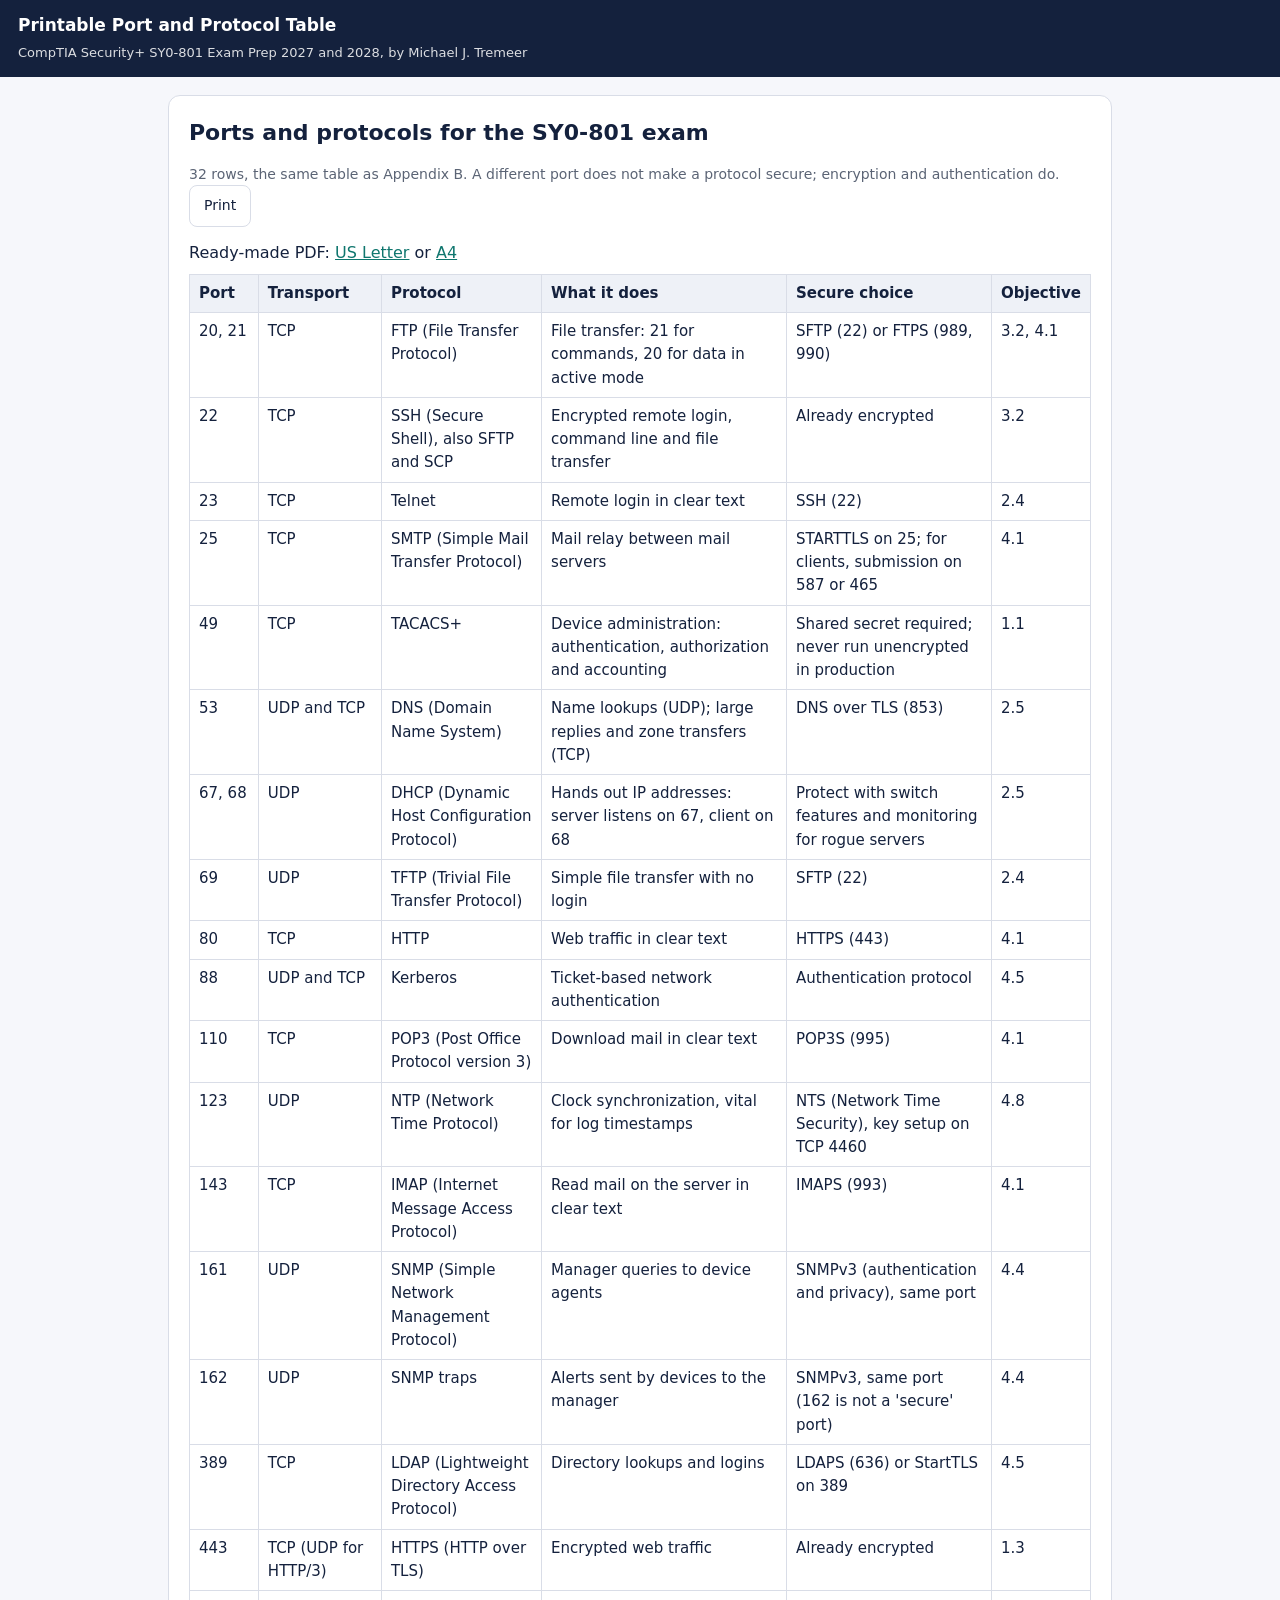
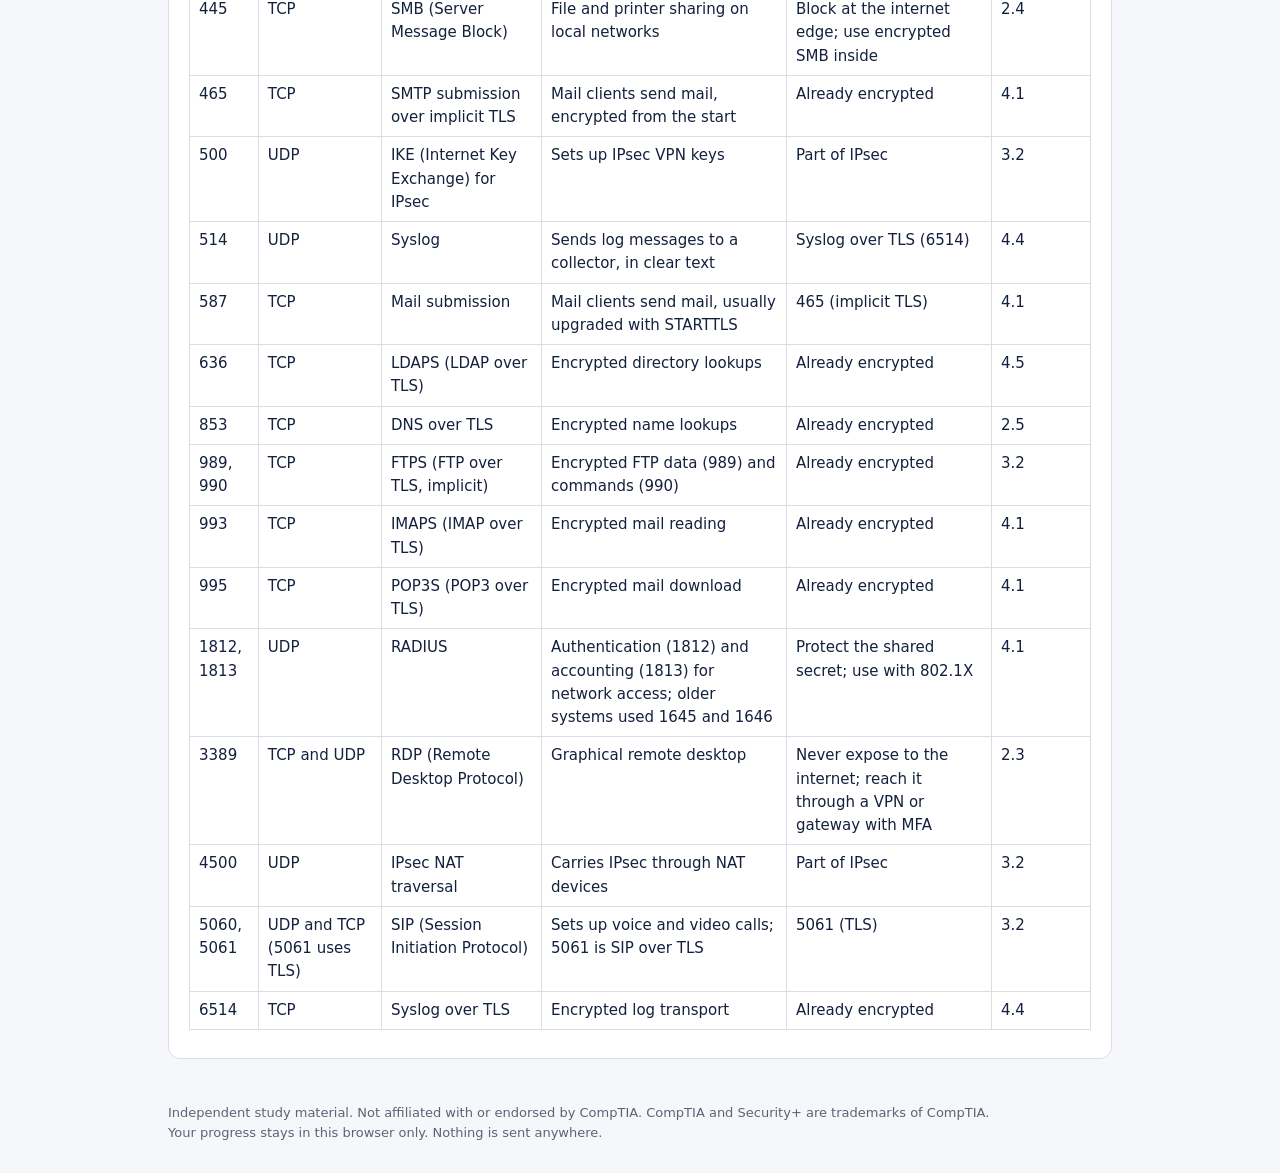
<file: printables/ports.html>
<!DOCTYPE html>
<html lang="en">
<head>
<meta charset="utf-8">
<meta name="viewport" content="width=device-width, initial-scale=1">
<title>Printable Port and Protocol Table: CompTIA Security+ SY0-801 Exam Prep</title>
<style>

:root{--ink:#14213d;--muted:#5b6475;--bg:#f6f7fb;--card:#fff;--line:#d9dde7;--accent:#0f766e;--accent2:#e9f5f3;--warn:#b45309;--bad:#b42318;--good:#067647;--flag:#7c3aed}
*{box-sizing:border-box}
body{margin:0;font:16px/1.55 system-ui,-apple-system,"Segoe UI",Roboto,Arial,sans-serif;color:var(--ink);background:var(--bg)}
header{background:var(--ink);color:#fff;padding:12px 18px;display:flex;align-items:center;gap:14px;flex-wrap:wrap;position:sticky;top:0;z-index:5}
header h1{font-size:17px;margin:0;font-weight:650;flex:1;min-width:200px}
#clock{font:600 20px/1 ui-monospace,Consolas,monospace;padding:6px 10px;border-radius:8px;background:#ffffff1a}
#clock.low{background:var(--warn)}
main{max-width:980px;margin:0 auto;padding:18px}
.card{background:var(--card);border:1px solid var(--line);border-radius:12px;padding:20px;margin-bottom:16px}
h2{font-size:22px;margin:0 0 10px}
h3{font-size:17px;margin:18px 0 8px}
button{font:inherit;border-radius:8px;border:1px solid var(--line);background:#fff;color:var(--ink);padding:9px 14px;cursor:pointer}
button.primary{background:var(--accent);border-color:var(--accent);color:#fff;font-weight:600}
button:disabled{opacity:.45;cursor:default}
button:focus-visible,select:focus-visible,input:focus-visible{outline:3px solid #0f766e66;outline-offset:2px}
.row{display:flex;gap:10px;flex-wrap:wrap;align-items:center}
.modes{display:grid;grid-template-columns:repeat(auto-fit,minmax(260px,1fr));gap:14px}
.mode{border:1px solid var(--line);border-radius:12px;padding:16px;background:#fff}
.mode h3{margin-top:0}
.muted{color:var(--muted);font-size:14px}
select,input[type=number]{font:inherit;padding:7px 9px;border-radius:8px;border:1px solid var(--line);background:#fff}
.qhead{display:flex;justify-content:space-between;gap:10px;flex-wrap:wrap;color:var(--muted);font-size:14px;margin-bottom:8px}
.stem{font-size:17px;margin:0 0 14px}
.opt{display:flex;gap:10px;align-items:flex-start;border:1px solid var(--line);border-radius:10px;padding:10px 12px;margin:8px 0;cursor:pointer;background:#fff}
.opt:hover{border-color:var(--accent)}
.opt input{margin-top:5px}
.opt.right{border-color:var(--good);background:#ecfdf3}
.opt.wrong{border-color:var(--bad);background:#fef3f2}
.why{font-size:14.5px;margin:4px 0 0}
table{border-collapse:collapse;width:100%;margin:8px 0;font-size:15px}
th,td{border:1px solid var(--line);padding:7px 9px;text-align:left;vertical-align:top}
th{background:#eef1f7}
.pbqsel{min-width:150px;margin:2px 0}
.part-ok{color:var(--good);font-weight:600}.part-bad{color:var(--bad);font-weight:600}
.nav{display:flex;flex-wrap:wrap;gap:6px;margin-top:10px}
.nav button{width:42px;padding:6px 0;font-size:14px}
.nav .ans{background:var(--accent2);border-color:var(--accent)}
.nav .cur{outline:3px solid var(--ink)}
.nav .flg{box-shadow:inset 0 -4px 0 var(--flag)}
.badge{display:inline-block;font-size:12.5px;padding:2px 8px;border-radius:99px;background:#eef1f7;color:var(--ink)}
.flagged{background:#f3e8ff;color:var(--flag)}
.bar{height:10px;background:#eef1f7;border-radius:99px;overflow:hidden;min-width:120px}
.bar span{display:block;height:100%;background:var(--accent)}
.bar span.low{background:var(--warn)}
.verdict{font-weight:700}
.right-t{color:var(--good)}.wrong-t{color:var(--bad)}
footer{max-width:980px;margin:0 auto;padding:10px 18px 30px;color:var(--muted);font-size:13px}
.hidden{display:none}
.explain{border-left:4px solid var(--accent);background:var(--accent2);padding:10px 12px;border-radius:0 8px 8px 0;margin-top:12px}
@media (max-width:600px){main{padding:10px}.card{padding:14px}header h1{font-size:15px}.nav button{width:38px}}
select{max-width:100%}

.print-only{display:none}
@media print{header,footer .noprint,.noprint,button{display:none!important}body{background:#fff;font-size:11pt}main{max-width:none;padding:0}.card{border:none;padding:0;margin:0 0 8pt}.print-only{display:block}table{font-size:9.5pt}th,td{padding:3pt 5pt}tr{break-inside:avoid}h2{font-size:15pt}}
table{display:table}
select{max-width:100%}
.row>label{min-width:0;max-width:100%}
@media (max-width:600px){.wide{display:block;overflow-x:auto}}
.fc{min-height:220px;display:flex;flex-direction:column;justify-content:center;align-items:center;text-align:center;border:1px solid var(--line);border-radius:14px;background:#fff;padding:22px;cursor:pointer;user-select:none}
.fc .term{font-size:30px;font-weight:700}.fc .exp{font-size:19px;font-weight:600;margin-bottom:8px}.fc .meaning{font-size:16.5px;max-width:560px}
.tick{display:flex;gap:10px;align-items:flex-start;padding:6px 0;border-bottom:1px solid #eef1f7}.tick input{margin-top:5px;width:18px;height:18px}
.done{color:var(--muted);text-decoration:line-through}
.pdfs,.toplink{margin:8px 0}.pdfs a,.toplink a{color:var(--accent)}
.grid{display:grid;grid-template-columns:repeat(auto-fit,minmax(250px,1fr));gap:12px}
.grid a{display:block;border:1px solid var(--line);border-radius:12px;padding:14px;background:#fff;color:var(--ink);text-decoration:none}
.grid a:hover{border-color:var(--accent)}

</style>
</head>
<body>
<header><h1>Printable Port and Protocol Table<br><span style="font-weight:400;font-size:13px;opacity:.85">CompTIA Security+ SY0-801 Exam Prep 2027 and 2028, by Michael J. Tremeer</span></h1></header>
<main id="app">
<p class="print-only muted">CompTIA Security+ SY0-801 Exam Prep 2027 and 2028, by Michael J. Tremeer</p>
<div class="card"><h2>Ports and protocols for the SY0-801 exam</h2><p class="muted">32 rows, the same table as Appendix B. A different port does not make a protocol secure; encryption and authentication do. <button class="noprint" onclick="window.print()">Print</button></p><p class="noprint pdfs">Ready-made PDF: <a href="ports_letter.pdf">US Letter</a> or <a href="ports_a4.pdf">A4</a></p>
<table class="wide"><tr><th>Port</th><th>Transport</th><th>Protocol</th><th>What it does</th><th>Secure choice</th><th>Objective</th></tr><tr><td>20, 21</td><td>TCP</td><td>FTP (File Transfer Protocol)</td><td>File transfer: 21 for commands, 20 for data in active mode</td><td>SFTP (22) or FTPS (989, 990)</td><td>3.2, 4.1</td></tr><tr><td>22</td><td>TCP</td><td>SSH (Secure Shell), also SFTP and SCP</td><td>Encrypted remote login, command line and file transfer</td><td>Already encrypted</td><td>3.2</td></tr><tr><td>23</td><td>TCP</td><td>Telnet</td><td>Remote login in clear text</td><td>SSH (22)</td><td>2.4</td></tr><tr><td>25</td><td>TCP</td><td>SMTP (Simple Mail Transfer Protocol)</td><td>Mail relay between mail servers</td><td>STARTTLS on 25; for clients, submission on 587 or 465</td><td>4.1</td></tr><tr><td>49</td><td>TCP</td><td>TACACS+</td><td>Device administration: authentication, authorization and accounting</td><td>Shared secret required; never run unencrypted in production</td><td>1.1</td></tr><tr><td>53</td><td>UDP and TCP</td><td>DNS (Domain Name System)</td><td>Name lookups (UDP); large replies and zone transfers (TCP)</td><td>DNS over TLS (853)</td><td>2.5</td></tr><tr><td>67, 68</td><td>UDP</td><td>DHCP (Dynamic Host Configuration Protocol)</td><td>Hands out IP addresses: server listens on 67, client on 68</td><td>Protect with switch features and monitoring for rogue servers</td><td>2.5</td></tr><tr><td>69</td><td>UDP</td><td>TFTP (Trivial File Transfer Protocol)</td><td>Simple file transfer with no login</td><td>SFTP (22)</td><td>2.4</td></tr><tr><td>80</td><td>TCP</td><td>HTTP</td><td>Web traffic in clear text</td><td>HTTPS (443)</td><td>4.1</td></tr><tr><td>88</td><td>UDP and TCP</td><td>Kerberos</td><td>Ticket-based network authentication</td><td>Authentication protocol</td><td>4.5</td></tr><tr><td>110</td><td>TCP</td><td>POP3 (Post Office Protocol version 3)</td><td>Download mail in clear text</td><td>POP3S (995)</td><td>4.1</td></tr><tr><td>123</td><td>UDP</td><td>NTP (Network Time Protocol)</td><td>Clock synchronization, vital for log timestamps</td><td>NTS (Network Time Security), key setup on TCP 4460</td><td>4.8</td></tr><tr><td>143</td><td>TCP</td><td>IMAP (Internet Message Access Protocol)</td><td>Read mail on the server in clear text</td><td>IMAPS (993)</td><td>4.1</td></tr><tr><td>161</td><td>UDP</td><td>SNMP (Simple Network Management Protocol)</td><td>Manager queries to device agents</td><td>SNMPv3 (authentication and privacy), same port</td><td>4.4</td></tr><tr><td>162</td><td>UDP</td><td>SNMP traps</td><td>Alerts sent by devices to the manager</td><td>SNMPv3, same port (162 is not a &#x27;secure&#x27; port)</td><td>4.4</td></tr><tr><td>389</td><td>TCP</td><td>LDAP (Lightweight Directory Access Protocol)</td><td>Directory lookups and logins</td><td>LDAPS (636) or StartTLS on 389</td><td>4.5</td></tr><tr><td>443</td><td>TCP (UDP for HTTP/3)</td><td>HTTPS (HTTP over TLS)</td><td>Encrypted web traffic</td><td>Already encrypted</td><td>1.3</td></tr><tr><td>445</td><td>TCP</td><td>SMB (Server Message Block)</td><td>File and printer sharing on local networks</td><td>Block at the internet edge; use encrypted SMB inside</td><td>2.4</td></tr><tr><td>465</td><td>TCP</td><td>SMTP submission over implicit TLS</td><td>Mail clients send mail, encrypted from the start</td><td>Already encrypted</td><td>4.1</td></tr><tr><td>500</td><td>UDP</td><td>IKE (Internet Key Exchange) for IPsec</td><td>Sets up IPsec VPN keys</td><td>Part of IPsec</td><td>3.2</td></tr><tr><td>514</td><td>UDP</td><td>Syslog</td><td>Sends log messages to a collector, in clear text</td><td>Syslog over TLS (6514)</td><td>4.4</td></tr><tr><td>587</td><td>TCP</td><td>Mail submission</td><td>Mail clients send mail, usually upgraded with STARTTLS</td><td>465 (implicit TLS)</td><td>4.1</td></tr><tr><td>636</td><td>TCP</td><td>LDAPS (LDAP over TLS)</td><td>Encrypted directory lookups</td><td>Already encrypted</td><td>4.5</td></tr><tr><td>853</td><td>TCP</td><td>DNS over TLS</td><td>Encrypted name lookups</td><td>Already encrypted</td><td>2.5</td></tr><tr><td>989, 990</td><td>TCP</td><td>FTPS (FTP over TLS, implicit)</td><td>Encrypted FTP data (989) and commands (990)</td><td>Already encrypted</td><td>3.2</td></tr><tr><td>993</td><td>TCP</td><td>IMAPS (IMAP over TLS)</td><td>Encrypted mail reading</td><td>Already encrypted</td><td>4.1</td></tr><tr><td>995</td><td>TCP</td><td>POP3S (POP3 over TLS)</td><td>Encrypted mail download</td><td>Already encrypted</td><td>4.1</td></tr><tr><td>1812, 1813</td><td>UDP</td><td>RADIUS</td><td>Authentication (1812) and accounting (1813) for network access; older systems used 1645 and 1646</td><td>Protect the shared secret; use with 802.1X</td><td>4.1</td></tr><tr><td>3389</td><td>TCP and UDP</td><td>RDP (Remote Desktop Protocol)</td><td>Graphical remote desktop</td><td>Never expose to the internet; reach it through a VPN or gateway with MFA</td><td>2.3</td></tr><tr><td>4500</td><td>UDP</td><td>IPsec NAT traversal</td><td>Carries IPsec through NAT devices</td><td>Part of IPsec</td><td>3.2</td></tr><tr><td>5060, 5061</td><td>UDP and TCP (5061 uses TLS)</td><td>SIP (Session Initiation Protocol)</td><td>Sets up voice and video calls; 5061 is SIP over TLS</td><td>5061 (TLS)</td><td>3.2</td></tr><tr><td>6514</td><td>TCP</td><td>Syslog over TLS</td><td>Encrypted log transport</td><td>Already encrypted</td><td>4.4</td></tr></table></div>
</main>
<footer>Independent study material. Not affiliated with or endorsed by CompTIA. CompTIA and Security+ are trademarks of CompTIA.<span class="noprint"><br>Your progress stays in this browser only. Nothing is sent anywhere.</span></footer>
<script>
const store = {
  get(k, d){ try { const v = localStorage.getItem(k); return v ? JSON.parse(v) : d; } catch(e){ return d; } },
  set(k, v){ try { localStorage.setItem(k, JSON.stringify(v)); } catch(e){} }
};
const esc = s => String(s).replace(/[&<>"]/g, c => ({"&":"&amp;","<":"&lt;",">":"&gt;",'"':"&quot;"}[c]));

</script>
</body>
</html>
</file>
